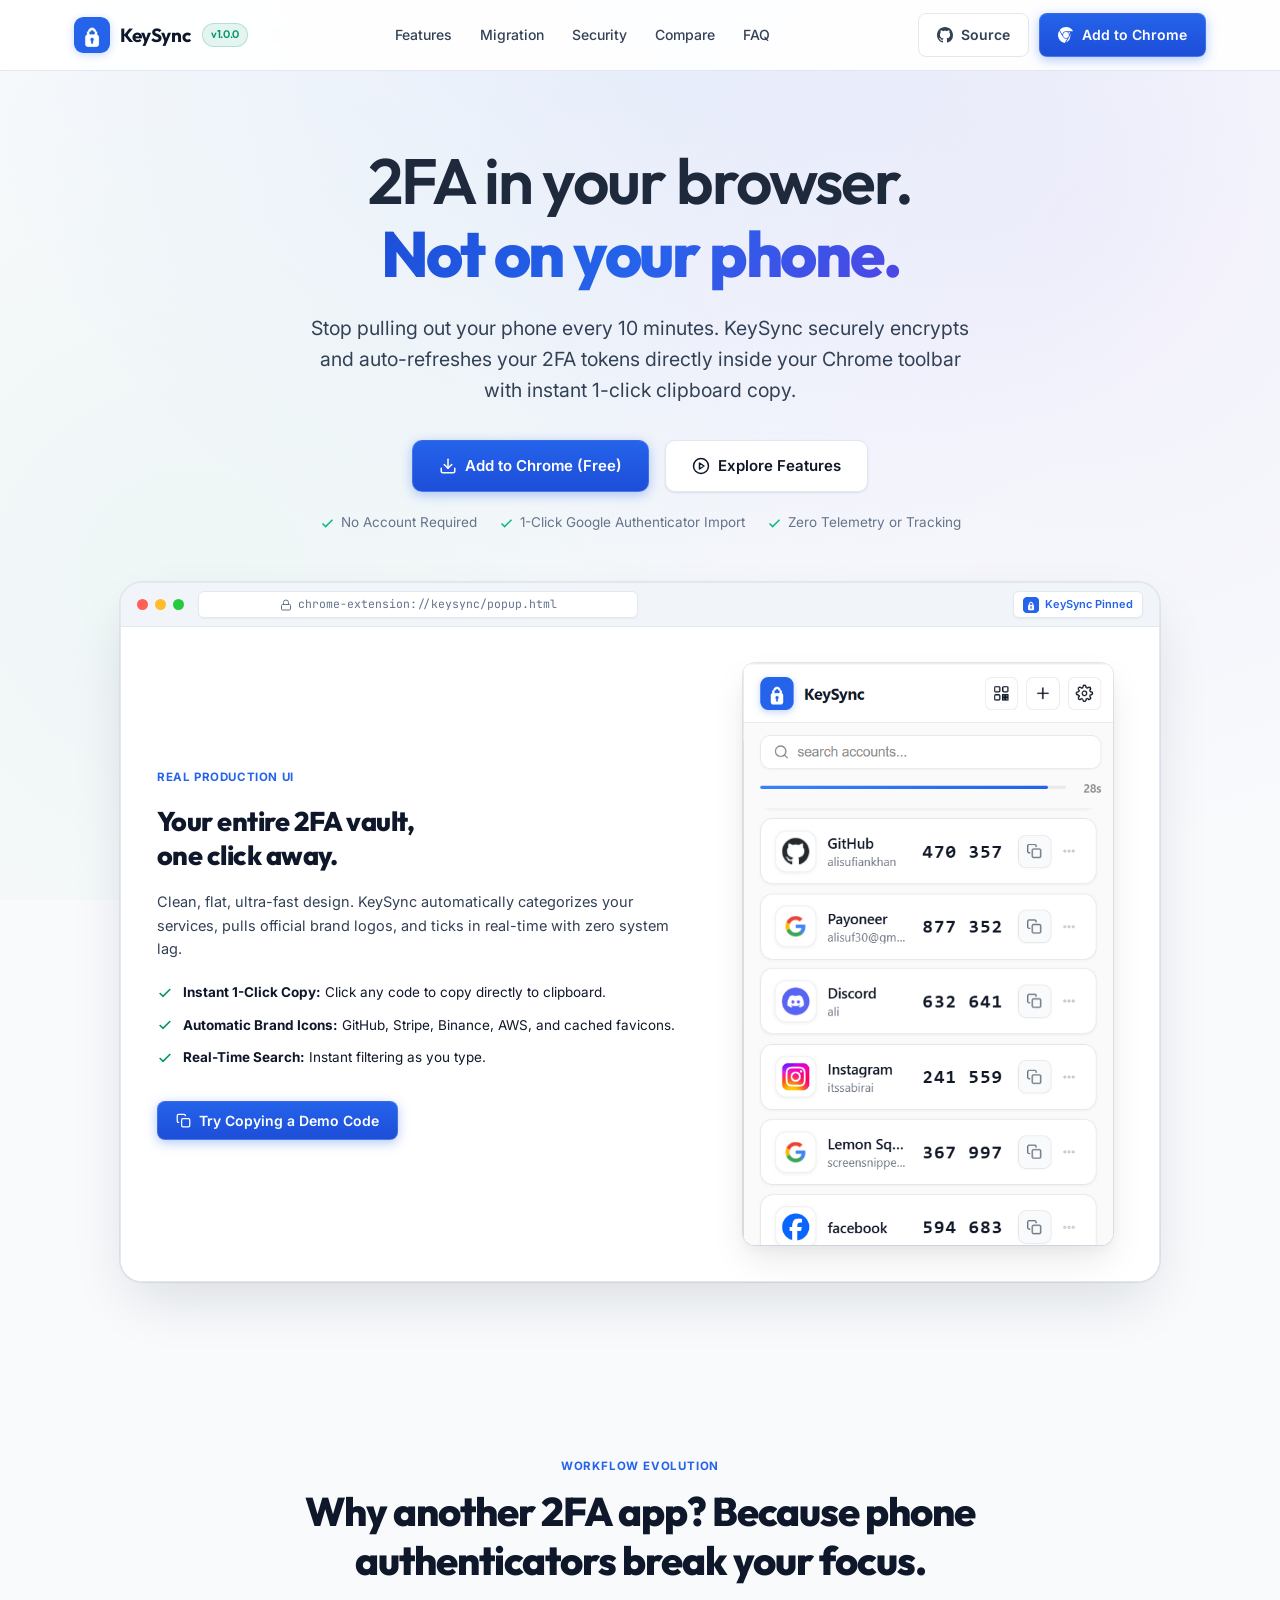
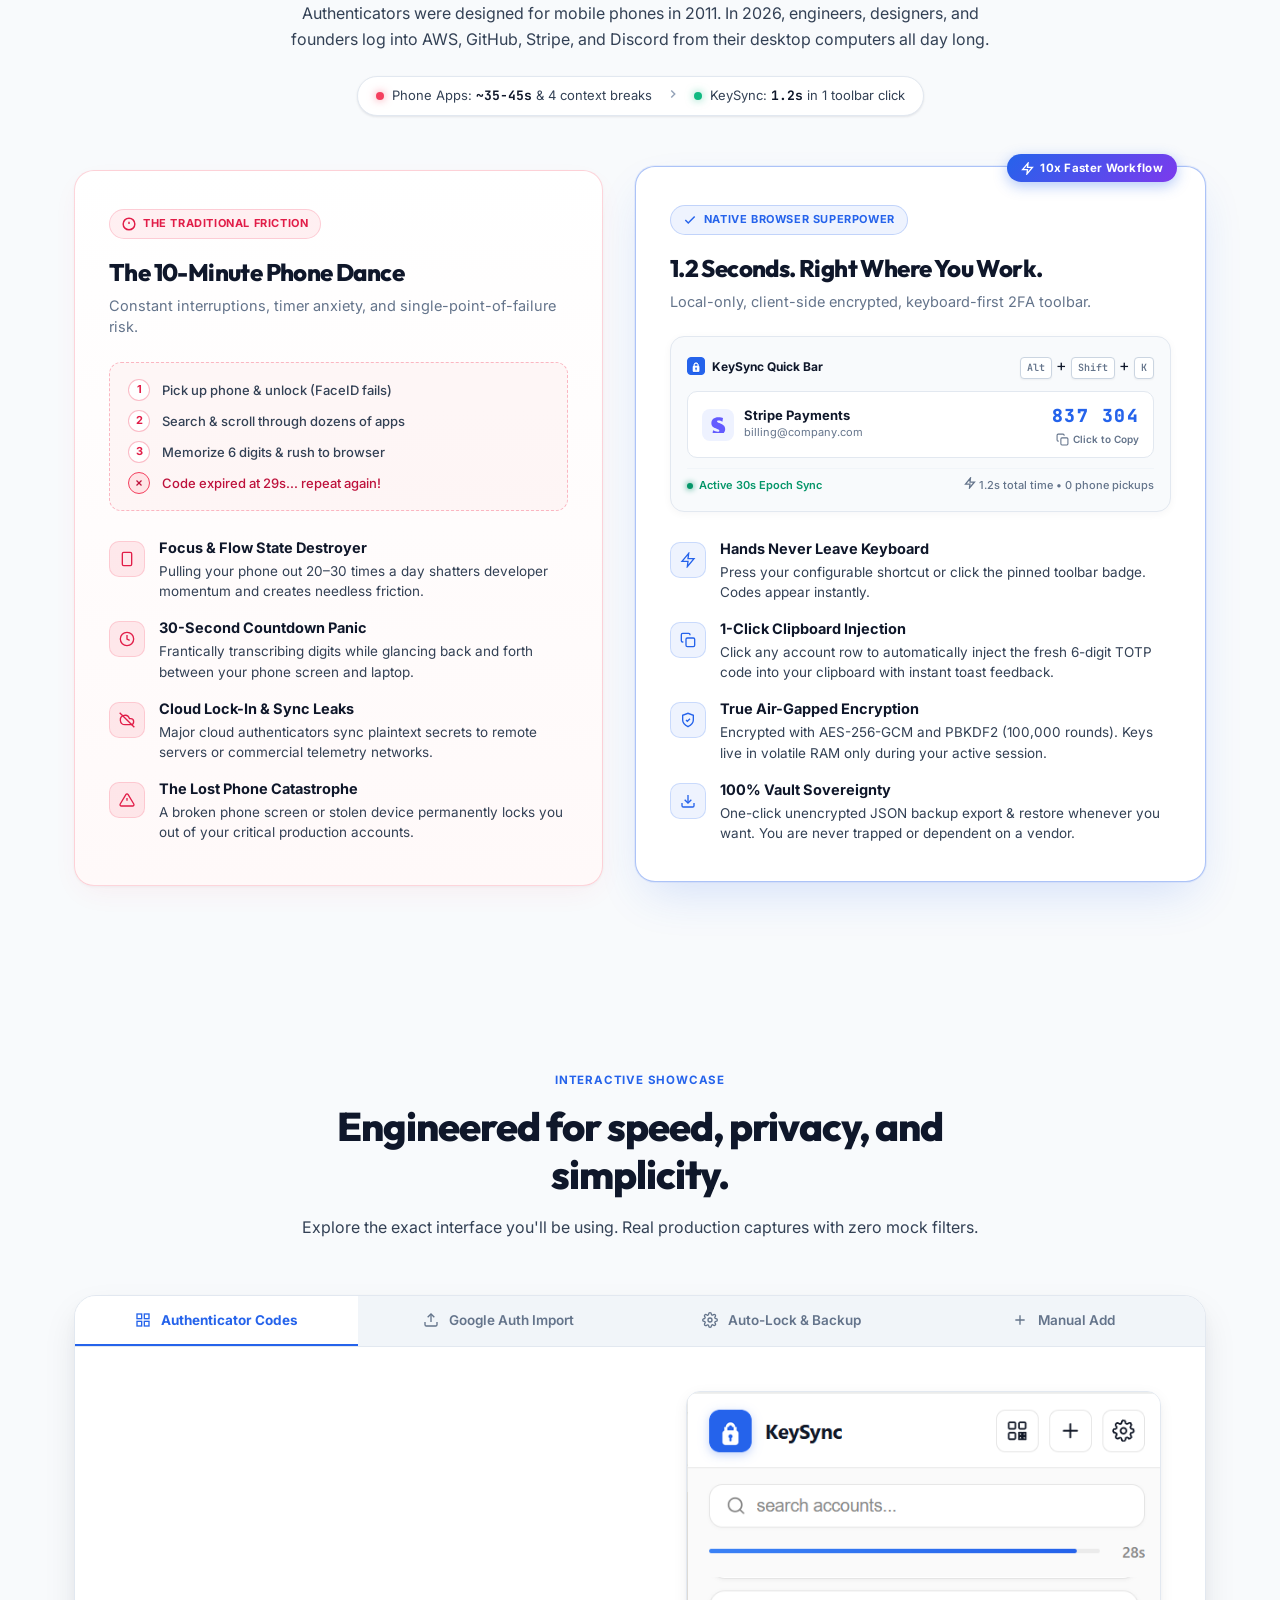
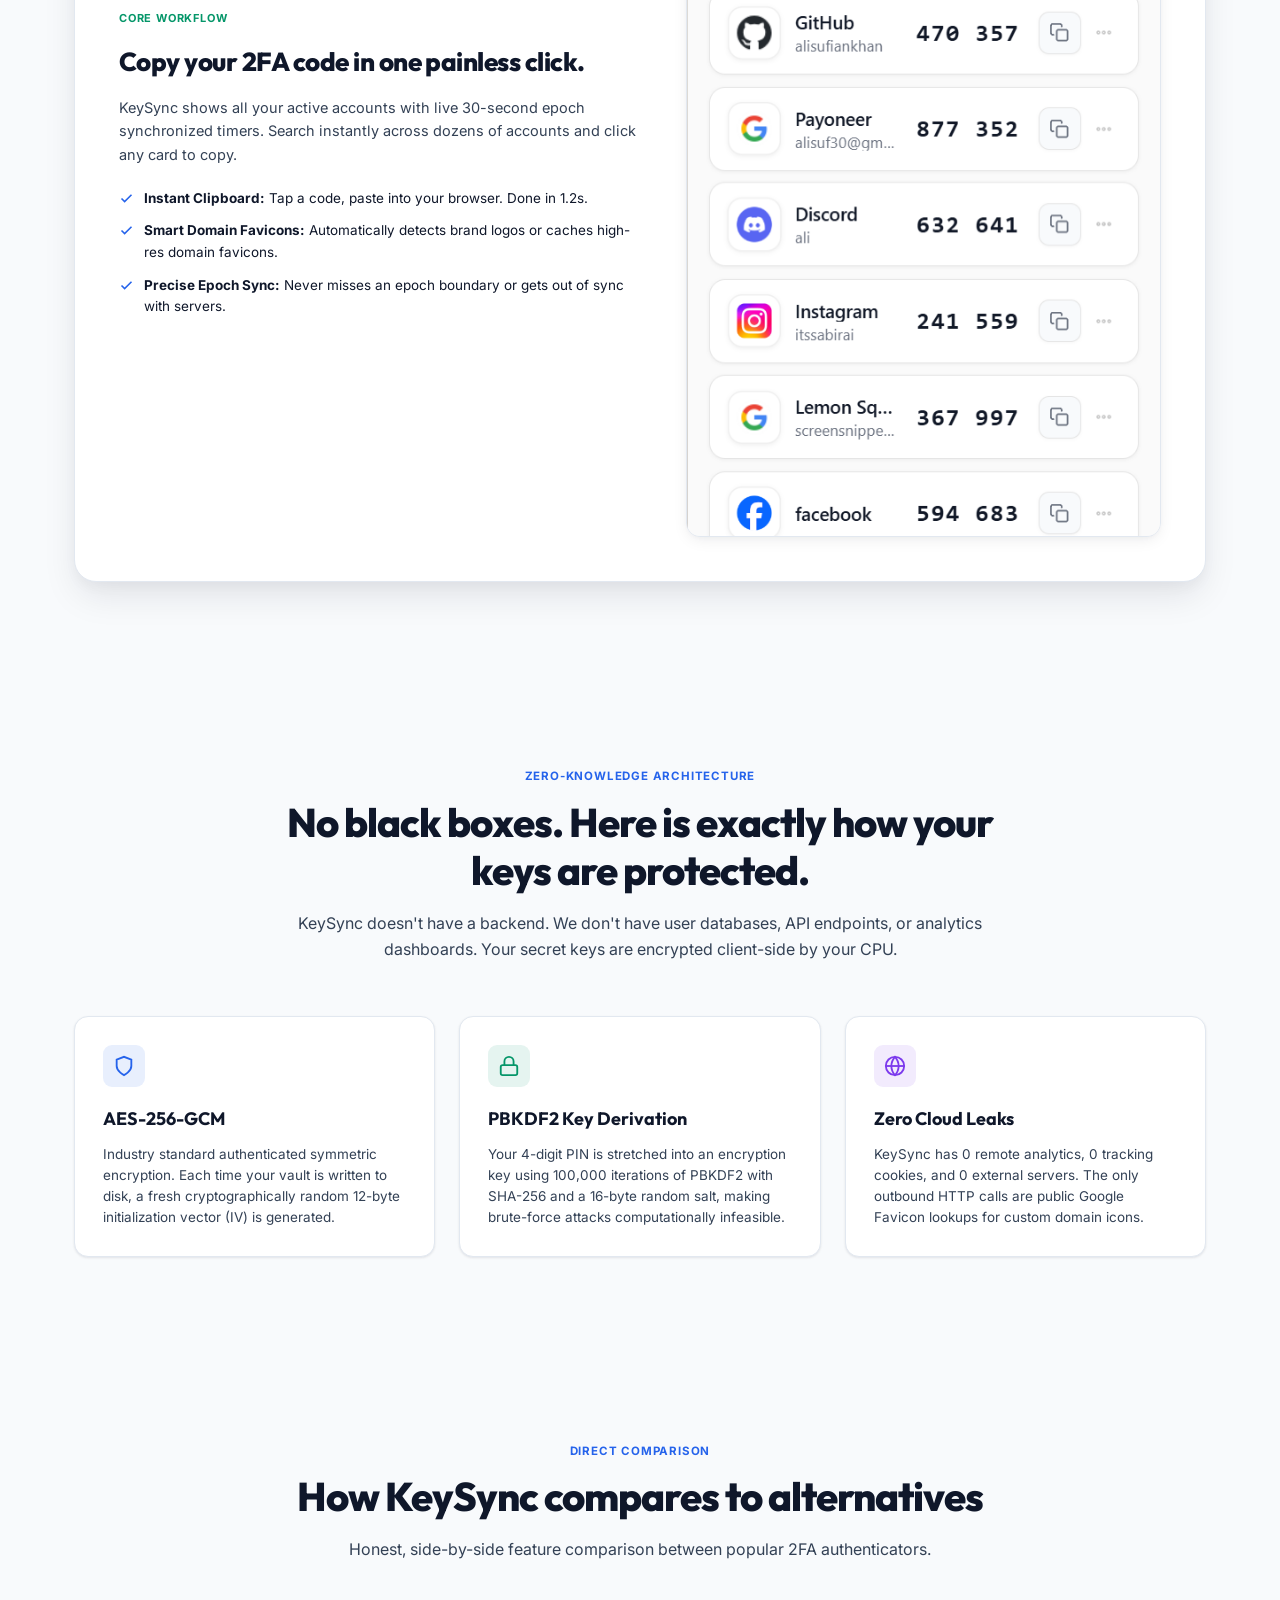
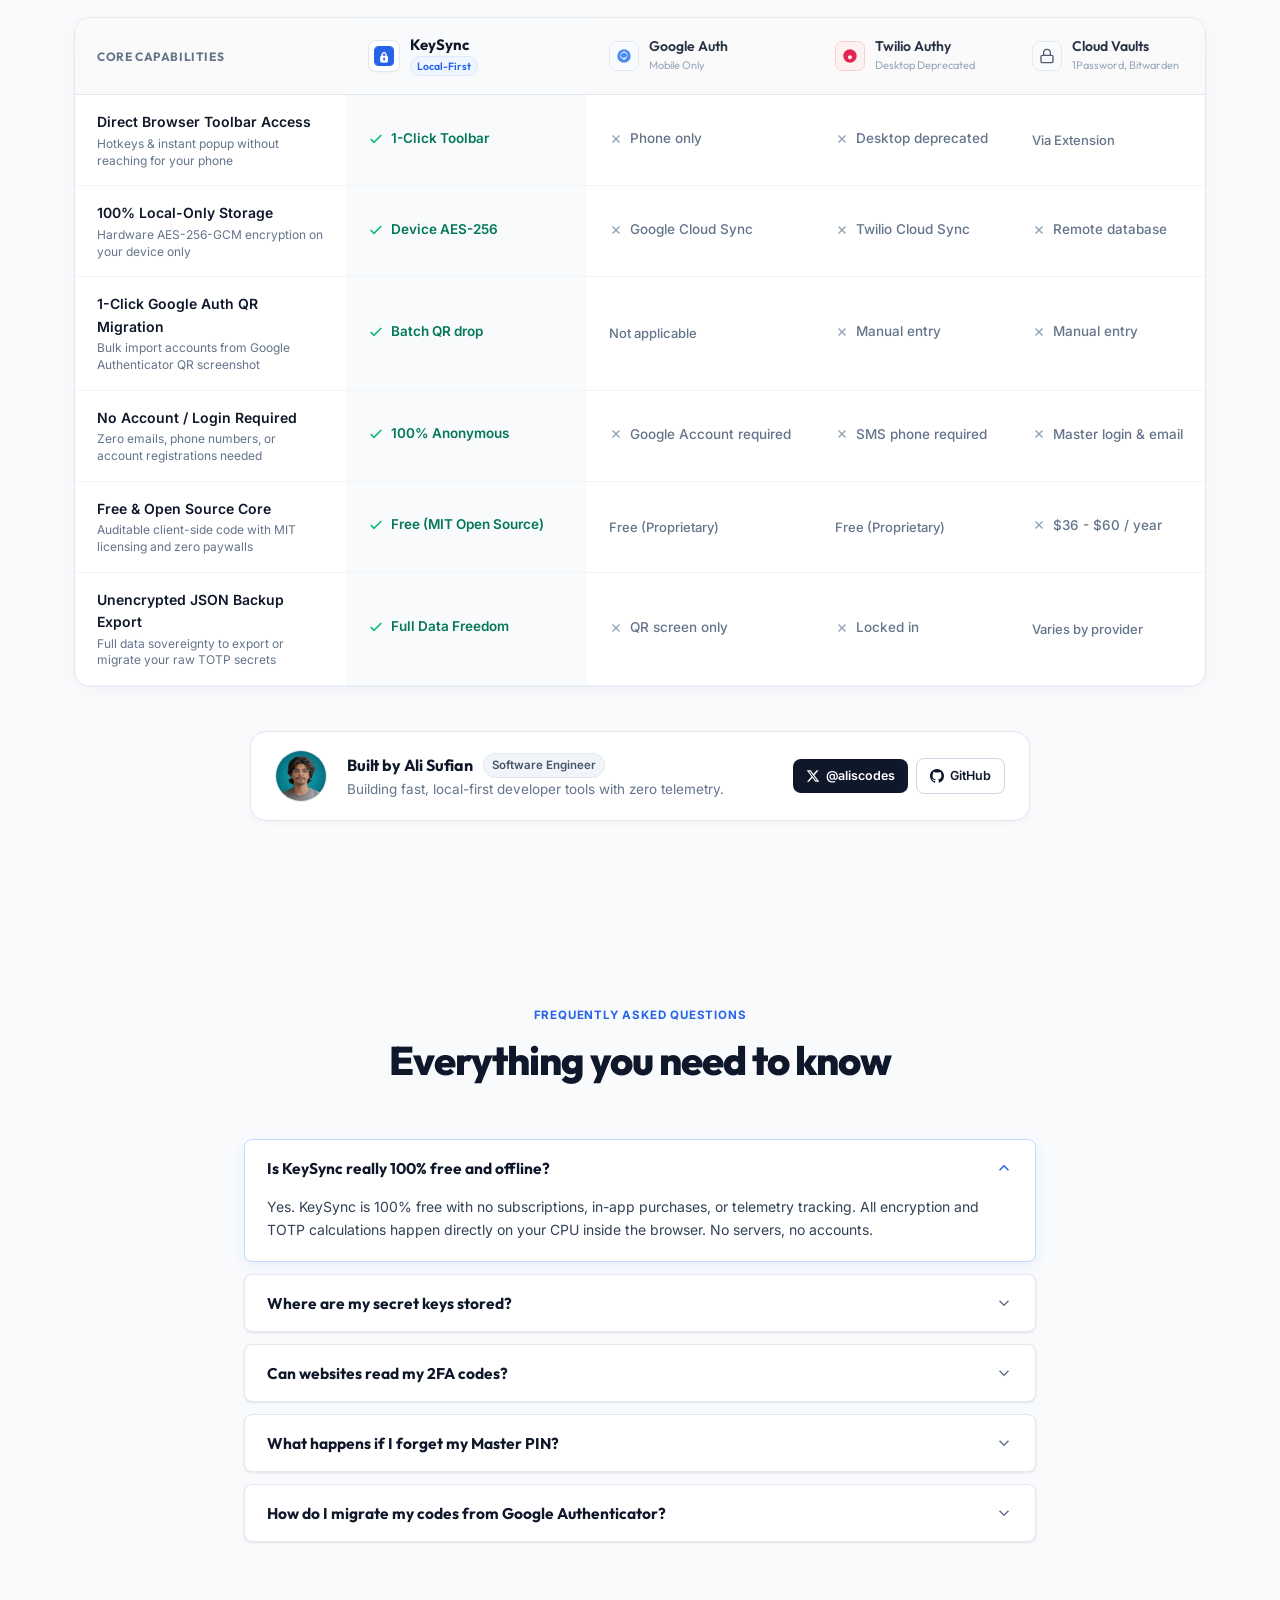
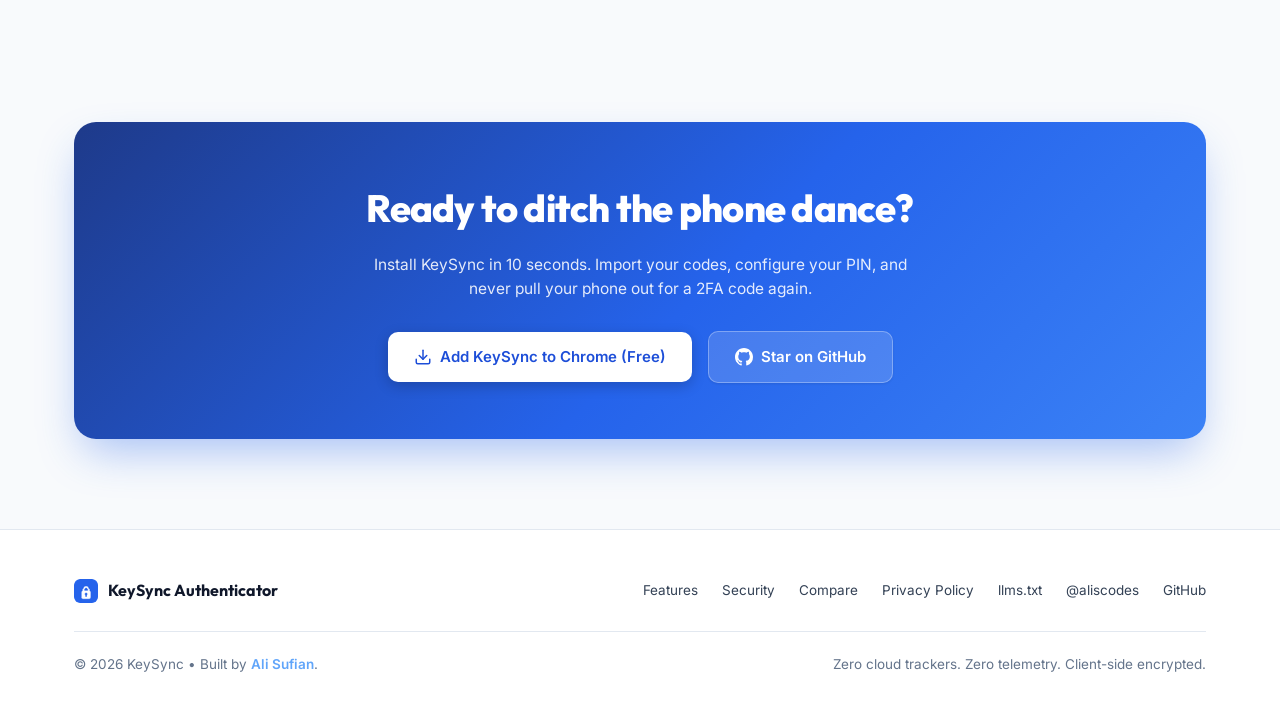
<file: index.html>
<!DOCTYPE html>
<html lang="en">

<head>
  <meta charset="UTF-8">
  <meta name="viewport" content="width=device-width, initial-scale=1.0">
  <meta name="google-site-verification" content="vP-2YoQdqathmwFDDEcqwLd3LDJ2fHlBgIcXuf41_kU" />
  <title>KeySync | Fast, Local-First 2FA Authenticator for Chrome</title>
  <meta name="description"
    content="Secure, local-only 2FA authenticator for Chrome. AES-256-GCM client-side encryption, 1-click copy, and instant Google Authenticator QR migration. Zero cloud sync, zero telemetry.">

  <!-- OpenGraph / Social Meta -->
  <meta property="og:type" content="website">
  <meta property="og:title" content="KeySync | Fast, Local-First 2FA Authenticator">
  <meta property="og:description"
    content="All your 2FA codes right in your browser toolbar. 100% offline-first, encrypted on your device with AES-256-GCM.">
  <meta property="og:image" content="assets/promo-marquee.png">
  <meta name="twitter:card" content="summary_large_image">
  <meta name="twitter:creator" content="@aliscodes">
  <meta name="twitter:title" content="KeySync: 2FA Authenticator">
  <meta name="twitter:description" content="Stop reaching for your phone. Secure local 2FA in your browser.">

  <link rel="icon" type="image/png" sizes="32x32" href="assets/icon-32.png">
  <link rel="icon" type="image/png" sizes="16x16" href="assets/icon-16.png">
  <link rel="apple-touch-icon" sizes="128x128" href="assets/icon-128.png">

  <!-- Google Fonts: Outfit, Plus Jakarta Sans & Inter -->
  <link rel="preconnect" href="https://fonts.googleapis.com">
  <link rel="preconnect" href="https://fonts.gstatic.com" crossorigin>
  <link
    href="https://fonts.googleapis.com/css2?family=Outfit:wght@500;600;700;800&family=Plus+Jakarta+Sans:wght@500;600;700;800&family=Inter:wght@400;500;600;700&family=JetBrains+Mono:wght@400;500;600&display=swap"
    rel="stylesheet">

  <!-- LLM Context & Discovery -->
  <link rel="help" type="text/markdown" href="llms.txt" title="LLM context">

  <link rel="stylesheet" href="style.css">
  
  <!-- Vercel Web Analytics -->
  <script defer src="https://cdn.vercel-insights.com/v1/script.js"></script>
</head>

<body>

  <!-- Floating Copy Toast Demo -->
  <div id="demo-toast" class="demo-toast-pill"
    style="position: fixed; bottom: 28px; left: 50%; transform: translateX(-50%) translateY(40px); opacity: 0; pointer-events: none; transition: all 0.22s ease; z-index: 9999; background: #111827; color: #FFFFFF; border: 1px solid rgba(255,255,255,0.15); padding: 8px 18px; border-radius: 9999px; font-size: 13px; font-weight: 600; display: flex; align-items: center; gap: 8px; box-shadow: 0 10px 25px rgba(0,0,0,0.5);">
    <svg viewBox="0 0 24 24" width="15" height="15" fill="none" stroke="#10B981" stroke-width="2.5"
      stroke-linecap="round" stroke-linejoin="round">
      <polyline points="20 6 9 17 4 12"></polyline>
    </svg>
    <span>Copied 2FA Code to Clipboard!</span>
  </div>

  <style>
    #demo-toast.show {
      transform: translateX(-50%) translateY(0);
      opacity: 1;
    }
  </style>

  <!-- ========================================== -->
  <!-- NAVIGATION BAR                             -->
  <!-- ========================================== -->
  <nav class="site-nav">
    <div class="container nav-inner">
      <a href="#" class="brand-link" aria-label="KeySync Home">
        <div class="brand-icon-wrap">
          <img src="assets/icon-48.png" alt="KeySync Logo">
        </div>
        <span>KeySync</span>
        <span class="brand-version">v1.0.0</span>
      </a>

      <div class="nav-links">
        <a href="#features">Features</a>
        <a href="#how-it-works">Migration</a>
        <a href="#security">Security</a>
        <a href="#comparison">Compare</a>
        <a href="#faq">FAQ</a>
      </div>

      <div class="nav-cta-group">
        <a href="https://github.com/alisufiankhan/KeySync" target="_blank" rel="noopener noreferrer" class="btn btn-outline nav-github-btn"
          title="GitHub Repository">
          <svg viewBox="0 0 24 24" width="16" height="16" fill="currentColor">
            <path
              d="M12 0C5.37 0 0 5.37 0 12c0 5.31 3.435 9.795 8.205 11.385.6.105.825-.255.825-.57 0-.285-.015-1.23-.015-2.235-3.015.555-3.795-.735-4.035-1.41-.135-.345-.72-1.41-1.23-1.695-.42-.225-1.02-.78-.015-.795.945-.015 1.62.87 1.845 1.23 1.08 1.815 2.805 1.305 3.495.99.105-.78.42-1.305.765-1.605-2.67-.3-5.46-1.335-5.46-5.925 0-1.305.465-2.385 1.23-3.225-.12-.3-.54-1.53.12-3.18 0 0 1.005-.315 3.3 1.23.96-.27 1.98-.405 3-.405s2.04.135 3 .405c2.295-1.56 3.3-1.23 3.3-1.23.66 1.65.24 2.88.12 3.18.765.84 1.23 1.905 1.23 3.225 0 4.605-2.805 5.625-5.475 5.925.435.375.81 1.095.81 2.22 0 1.605-.015 2.895-.015 3.3 0 .315.225.69.825.57A12.02 12.02 0 0024 12c0-6.63-5.37-12-12-12z" />
          </svg>
          <span>Source</span>
        </a>
        <a href="https://chromewebstore.google.com/detail/keysync-2fa-authenticator/helahhablbjofnnjkfeelgedplgfbkmj" target="_blank" rel="noopener noreferrer" class="btn btn-primary nav-install-btn">
          <svg viewBox="0 0 24 24" width="16" height="16" fill="currentColor">
            <path d="M12 0C8.21 0 4.831 1.757 2.632 4.501l3.953 6.848A5.454 5.454 0 0 1 12 6.545h10.691A12 12 0 0 0 12 0zM1.931 5.47A11.943 11.943 0 0 0 0 12c0 6.012 4.42 10.991 10.189 11.864l3.953-6.847a5.45 5.45 0 0 1-6.865-2.29zm13.342 2.008a5.454 5.454 0 0 1 2.182 6.522l-5.345 9.257a11.97 11.97 0 0 0 6.473-10.742c0-1.807-.406-3.52-1.128-5.033zM12 7.636a4.364 4.364 0 1 0 0 8.728 4.364 4.364 0 0 0 0-8.728z" />
          </svg>
          <span>Add to Chrome</span>
        </a>
      </div>

      <!-- Mobile Hamburger Button -->
      <button type="button" class="mobile-menu-toggle" id="mobile-menu-toggle" aria-label="Toggle navigation menu" aria-expanded="false">
        <span class="hamburger-bar"></span>
        <span class="hamburger-bar"></span>
        <span class="hamburger-bar"></span>
      </button>
    </div>

    <!-- Mobile Navigation Drawer -->
    <div class="mobile-nav-drawer" id="mobile-nav-drawer">
      <div class="mobile-nav-links">
        <a href="#features" class="mobile-nav-item">
          <svg viewBox="0 0 24 24" width="18" height="18" fill="none" stroke="currentColor" stroke-width="2"><rect x="3" y="3" width="7" height="7"></rect><rect x="14" y="3" width="7" height="7"></rect><rect x="14" y="14" width="7" height="7"></rect><rect x="3" y="14" width="7" height="7"></rect></svg>
          <span>Interactive Showcase</span>
        </a>
        <a href="#how-it-works" class="mobile-nav-item">
          <svg viewBox="0 0 24 24" width="18" height="18" fill="none" stroke="currentColor" stroke-width="2"><path d="M21 15v4a2 2 0 0 1-2 2H5a2 2 0 0 1-2-2v-4"></path><polyline points="17 8 12 3 7 8"></polyline><line x1="12" y1="3" x2="12" y2="15"></line></svg>
          <span>Google Auth Migration</span>
        </a>
        <a href="#security" class="mobile-nav-item">
          <svg viewBox="0 0 24 24" width="18" height="18" fill="none" stroke="currentColor" stroke-width="2"><rect x="3" y="11" width="18" height="11" rx="2" ry="2"></rect><path d="M7 11V7a5 5 0 0 1 10 0v4"></path></svg>
          <span>Security Architecture</span>
        </a>
        <a href="#comparison" class="mobile-nav-item">
          <svg viewBox="0 0 24 24" width="18" height="18" fill="none" stroke="currentColor" stroke-width="2"><line x1="18" y1="20" x2="18" y2="10"></line><line x1="12" y1="20" x2="12" y2="4"></line><line x1="6" y1="20" x2="6" y2="14"></line></svg>
          <span>Direct Comparison</span>
        </a>
        <a href="#faq" class="mobile-nav-item">
          <svg viewBox="0 0 24 24" width="18" height="18" fill="none" stroke="currentColor" stroke-width="2"><circle cx="12" cy="12" r="10"></circle><path d="M9.09 9a3 3 0 0 1 5.83 1c0 2-3 3-3 3"></path><line x1="12" y1="17" x2="12.01" y2="17"></line></svg>
          <span>FAQ</span>
        </a>
      </div>
      <div class="mobile-nav-actions">
        <a href="https://chromewebstore.google.com/detail/keysync-2fa-authenticator/helahhablbjofnnjkfeelgedplgfbkmj" target="_blank" rel="noopener noreferrer" class="btn btn-primary btn-block mobile-drawer-cta">
          <svg viewBox="0 0 24 24" width="16" height="16" fill="currentColor">
            <path d="M12 0C8.21 0 4.831 1.757 2.632 4.501l3.953 6.848A5.454 5.454 0 0 1 12 6.545h10.691A12 12 0 0 0 12 0zM1.931 5.47A11.943 11.943 0 0 0 0 12c0 6.012 4.42 10.991 10.189 11.864l3.953-6.847a5.45 5.45 0 0 1-6.865-2.29zm13.342 2.008a5.454 5.454 0 0 1 2.182 6.522l-5.345 9.257a11.97 11.97 0 0 0 6.473-10.742c0-1.807-.406-3.52-1.128-5.033zM12 7.636a4.364 4.364 0 1 0 0 8.728 4.364 4.364 0 0 0 0-8.728z" />
          </svg>
          <span>Add to Chrome (Free)</span>
        </a>
        <a href="https://github.com/alisufiankhan/KeySync" target="_blank" rel="noopener noreferrer" class="btn btn-secondary btn-block mobile-drawer-cta">
          <svg viewBox="0 0 24 24" width="16" height="16" fill="currentColor">
            <path
              d="M12 0C5.37 0 0 5.37 0 12c0 5.31 3.435 9.795 8.205 11.385.6.105.825-.255.825-.57 0-.285-.015-1.23-.015-2.235-3.015.555-3.795-.735-4.035-1.41-.135-.345-.72-1.41-1.23-1.695-.42-.225-1.02-.78-.015-.795.945-.015 1.62.87 1.845 1.23 1.08 1.815 2.805 1.305 3.495.99.105-.78.42-1.305.765-1.605-2.67-.3-5.46-1.335-5.46-5.925 0-1.305.465-2.385 1.23-3.225-.12-.3-.54-1.53.12-3.18 0 0 1.005-.315 3.3 1.23.96-.27 1.98-.405 3-.405s2.04.135 3 .405c2.295-1.56 3.3-1.23 3.3-1.23.66 1.65.24 2.88.12 3.18.765.84 1.23 1.905 1.23 3.225 0 4.605-2.805 5.625-5.475 5.925.435.375.81 1.095.81 2.22 0 1.605-.015 2.895-.015 3.3 0 .315.225.69.825.57A12.02 12.02 0 0024 12c0-6.63-5.37-12-12-12z" />
          </svg>
          <span>Star on GitHub</span>
        </a>
      </div>
    </div>
  </nav>

  <!-- ========================================== -->
  <!-- HERO SECTION                               -->
  <!-- ========================================== -->
  <header class="hero-section">
    <div class="container">
      <h1 class="hero-title">
        <span class="hero-title-light">2FA in your browser.</span>
        <span class="hero-title-bold blue-emphasis">Not on your phone.</span>
      </h1>

      <p class="hero-subtitle">
        Stop pulling out your phone every 10 minutes. KeySync securely encrypts and auto-refreshes your 2FA tokens
        directly inside your Chrome toolbar with instant 1-click clipboard copy.
      </p>

      <div class="hero-cta-wrapper" id="install">
        <a href="https://chromewebstore.google.com/detail/keysync-2fa-authenticator/helahhablbjofnnjkfeelgedplgfbkmj" target="_blank" rel="noopener noreferrer"
          class="btn btn-primary btn-lg">
          <svg viewBox="0 0 24 24" width="18" height="18" fill="none" stroke="currentColor" stroke-width="2"
            stroke-linecap="round" stroke-linejoin="round">
            <path d="M21 15v4a2 2 0 0 1-2 2H5a2 2 0 0 1-2-2v-4"></path>
            <polyline points="7 10 12 15 17 10"></polyline>
            <line x1="12" y1="15" x2="12" y2="3"></line>
          </svg>
          <span>Add to Chrome (Free)</span>
        </a>
        <a href="#features" class="btn btn-secondary btn-lg">
          <svg viewBox="0 0 24 24" width="18" height="18" fill="none" stroke="currentColor" stroke-width="2"
            stroke-linecap="round" stroke-linejoin="round">
            <circle cx="12" cy="12" r="10"></circle>
            <polygon points="10 8 16 12 10 16 10 8"></polygon>
          </svg>
          <span>Explore Features</span>
        </a>
      </div>

      <div class="hero-guarantee">
        <span><svg viewBox="0 0 24 24" width="15" height="15" fill="none" stroke="#10B981" stroke-width="2.5">
            <polyline points="20 6 9 17 4 12"></polyline>
          </svg> No Account Required</span>
        <span><svg viewBox="0 0 24 24" width="15" height="15" fill="none" stroke="#10B981" stroke-width="2.5">
            <polyline points="20 6 9 17 4 12"></polyline>
          </svg> 1-Click Google Authenticator Import</span>
        <span><svg viewBox="0 0 24 24" width="15" height="15" fill="none" stroke="#10B981" stroke-width="2.5">
            <polyline points="20 6 9 17 4 12"></polyline>
          </svg> Zero Telemetry or Tracking</span>
      </div>

      <!-- Real Browser Showcase Window Frame -->
      <div class="hero-showcase">
        <div class="showcase-glow"></div>
        <div class="showcase-window">
          <!-- Browser Top Window Bar -->
          <div class="window-header">
            <div class="window-dots">
              <span class="window-dot dot-red"></span>
              <span class="window-dot dot-yellow"></span>
              <span class="window-dot dot-green"></span>
            </div>
            <div class="window-address">
              <svg viewBox="0 0 24 24" width="12" height="12" fill="none" stroke="currentColor" stroke-width="2">
                <rect x="3" y="11" width="18" height="11" rx="2" ry="2"></rect>
                <path d="M7 11V7a5 5 0 0 1 10 0v4"></path>
              </svg>
              <span>chrome-extension://keysync/popup.html</span>
            </div>
            <div class="window-toolbar-icons">
              <div class="extension-pin-badge">
                <img src="assets/icon-32.png" alt="KeySync">
                <span>KeySync Pinned</span>
              </div>
            </div>
          </div>

          <!-- Showcase Body -->
          <div class="showcase-body">
            <div class="showcase-narrative">
              <span class="narrative-tag">Real Production UI</span>
              <h2 class="narrative-headline">Your entire 2FA vault,<br>one click away.</h2>
              <p class="narrative-desc">
                Clean, flat, ultra-fast design. KeySync automatically categorizes your services, pulls official brand
                logos, and ticks in real-time with zero system lag.
              </p>
              <div class="narrative-features">
                <div class="narrative-item">
                  <svg viewBox="0 0 24 24" width="16" height="16" fill="none" stroke="currentColor" stroke-width="2.5">
                    <polyline points="20 6 9 17 4 12"></polyline>
                  </svg>
                  <span><strong>Instant 1-Click Copy:</strong> Click any code to copy directly to clipboard.</span>
                </div>
                <div class="narrative-item">
                  <svg viewBox="0 0 24 24" width="16" height="16" fill="none" stroke="currentColor" stroke-width="2.5">
                    <polyline points="20 6 9 17 4 12"></polyline>
                  </svg>
                  <span><strong>Automatic Brand Icons:</strong> GitHub, Stripe, Binance, AWS, and cached
                    favicons.</span>
                </div>
                <div class="narrative-item">
                  <svg viewBox="0 0 24 24" width="16" height="16" fill="none" stroke="currentColor" stroke-width="2.5">
                    <polyline points="20 6 9 17 4 12"></polyline>
                  </svg>
                  <span><strong>Real-Time Search:</strong> Instant filtering as you type.</span>
                </div>
              </div>
              <div style="margin-top: 14px;">
                <button type="button" class="btn btn-primary demo-copy-trigger" data-code="601 065">
                  <svg viewBox="0 0 24 24" width="15" height="15" fill="none" stroke="currentColor" stroke-width="2">
                    <rect x="9" y="9" width="13" height="13" rx="2" ry="2"></rect>
                    <path d="M5 15H4a2 2 0 0 1-2-2V4a2 2 0 0 1 2-2h9a2 2 0 0 1 2 2v1"></path>
                  </svg>
                  <span>Try Copying a Demo Code</span>
                </button>
              </div>
            </div>

            <!-- Actual Extension Screenshot -->
            <div class="mockup-extension-card">
              <img src="assets/sc-main.png" alt="KeySync Real Extension View with TOTP codes" width="370">
            </div>
          </div>
        </div>
      </div>
    </div>
  </header>

  <!-- ========================================== -->
  <!-- PROBLEM VS SOLUTION (THE 2FA DILEMMA)        -->
  <!-- ========================================== -->
  <section class="section" id="comparison">
    <div class="container">
      <div class="section-header">
        <span class="section-tag">Workflow Evolution</span>
        <h2 class="section-title">Why another 2FA app? Because phone authenticators break your focus.</h2>
        <p class="section-desc">
          Authenticators were designed for mobile phones in 2011. In 2026, engineers, designers, and founders log into
          AWS, GitHub, Stripe, and Discord from their desktop computers all day long.
        </p>

        <!-- Speed & Friction Metric Pills -->
        <div class="comparison-speed-pill-wrap">
          <div class="speed-pill speed-pill-bad">
            <span class="speed-dot dot-bad"></span>
            <span>Phone Apps: <strong>~35-45s</strong> &amp; 4 context breaks</span>
          </div>
          <div class="speed-arrow">
            <svg viewBox="0 0 24 24" width="14" height="14" fill="none" stroke="currentColor" stroke-width="2.5"><polyline points="9 18 15 12 9 6"></polyline></svg>
          </div>
          <div class="speed-pill speed-pill-good">
            <span class="speed-dot dot-good"></span>
            <span>KeySync: <strong>1.2s</strong> in 1 toolbar click</span>
          </div>
        </div>
      </div>

      <div class="comparison-grid">
        <!-- The Bad Old Way -->
        <div class="comparison-card bad">
          <div class="card-status-badge badge-warning">
            <svg viewBox="0 0 24 24" width="14" height="14" fill="none" stroke="currentColor" stroke-width="2.5">
              <circle cx="12" cy="12" r="10"></circle>
              <line x1="12" y1="8" x2="12" y2="12"></line>
              <line x1="12" y1="16" x2="12.01" y2="16"></line>
            </svg>
            <span>The Traditional Friction</span>
          </div>

          <h3 class="comparison-heading">The 10-Minute Phone Dance</h3>
          <p class="comparison-card-subtitle">Constant interruptions, timer anxiety, and single-point-of-failure risk.
          </p>

          <!-- Interactive Visual Timeline -->
          <div class="friction-timeline">
            <div class="timeline-step">
              <span class="step-num">1</span>
              <span class="step-text">Pick up phone &amp; unlock (FaceID fails)</span>
            </div>
            <div class="timeline-step">
              <span class="step-num">2</span>
              <span class="step-text">Search &amp; scroll through dozens of apps</span>
            </div>
            <div class="timeline-step">
              <span class="step-num">3</span>
              <span class="step-text">Memorize 6 digits &amp; rush to browser</span>
            </div>
            <div class="timeline-step step-expired">
              <span class="step-num">
                <svg viewBox="0 0 24 24" width="10" height="10" fill="none" stroke="currentColor" stroke-width="3"><line x1="18" y1="6" x2="6" y2="18"></line><line x1="6" y1="6" x2="18" y2="18"></line></svg>
              </span>
              <span class="step-text">Code expired at 29s... repeat again!</span>
            </div>
          </div>

          <div class="comparison-feature-list">
            <div class="comparison-feature-item">
              <div class="feature-icon-box icon-box-bad">
                <svg viewBox="0 0 24 24" width="16" height="16" fill="none" stroke="currentColor" stroke-width="2">
                  <rect x="5" y="2" width="14" height="20" rx="2" ry="2"></rect>
                  <line x1="12" y1="18" x2="12.01" y2="18"></line>
                </svg>
              </div>
              <div>
                <div class="feature-item-title">Focus &amp; Flow State Destroyer</div>
                <p class="feature-item-desc">Pulling your phone out 20–30 times a day shatters developer momentum and
                  creates needless friction.</p>
              </div>
            </div>

            <div class="comparison-feature-item">
              <div class="feature-icon-box icon-box-bad">
                <svg viewBox="0 0 24 24" width="16" height="16" fill="none" stroke="currentColor" stroke-width="2">
                  <circle cx="12" cy="12" r="10"></circle>
                  <polyline points="12 6 12 12 16 14"></polyline>
                </svg>
              </div>
              <div>
                <div class="feature-item-title">30-Second Countdown Panic</div>
                <p class="feature-item-desc">Frantically transcribing digits while glancing back and forth between your
                  phone screen and laptop.</p>
              </div>
            </div>

            <div class="comparison-feature-item">
              <div class="feature-icon-box icon-box-bad">
                <svg viewBox="0 0 24 24" width="16" height="16" fill="none" stroke="currentColor" stroke-width="2">
                  <path d="M17.5 19H9a7 7 0 1 1 6.71-9h1.79a4.5 4.5 0 1 1 0 9Z"></path>
                  <line x1="1" y1="1" x2="23" y2="23"></line>
                </svg>
              </div>
              <div>
                <div class="feature-item-title">Cloud Lock-In &amp; Sync Leaks</div>
                <p class="feature-item-desc">Major cloud authenticators sync plaintext secrets to remote servers or
                  commercial telemetry networks.</p>
              </div>
            </div>

            <div class="comparison-feature-item">
              <div class="feature-icon-box icon-box-bad">
                <svg viewBox="0 0 24 24" width="16" height="16" fill="none" stroke="currentColor" stroke-width="2">
                  <path d="M10.29 3.86L1.82 18a2 2 0 0 0 1.71 3h16.94a2 2 0 0 0 1.71-3L13.71 3.86a2 2 0 0 0-3.42 0z">
                  </path>
                  <line x1="12" y1="9" x2="12" y2="13"></line>
                  <line x1="12" y1="17" x2="12.01" y2="17"></line>
                </svg>
              </div>
              <div>
                <div class="feature-item-title">The Lost Phone Catastrophe</div>
                <p class="feature-item-desc">A broken phone screen or stolen device permanently locks you out of your
                  critical production accounts.</p>
              </div>
            </div>
          </div>
        </div>

        <!-- The KeySync Way -->
        <div class="comparison-card good">
          <div class="floating-highlight-badge">
            <svg viewBox="0 0 24 24" width="13" height="13" fill="none" stroke="currentColor" stroke-width="2.5"><polygon points="13 2 3 14 12 14 11 22 21 10 12 10 13 2"></polygon></svg>
            <span>10x Faster Workflow</span>
          </div>

          <div class="card-status-badge badge-success">
            <svg viewBox="0 0 24 24" width="14" height="14" fill="none" stroke="currentColor" stroke-width="2.5">
              <polyline points="20 6 9 17 4 12"></polyline>
            </svg>
            <span>Native Browser Superpower</span>
          </div>

          <h3 class="comparison-heading">1.2 Seconds. Right Where You Work.</h3>
          <p class="comparison-card-subtitle">Local-only, client-side encrypted, keyboard-first 2FA toolbar.</p>

          <!-- Interactive Live Preview Widget Inside the Card -->
          <div class="keysync-live-preview-box">
            <div class="live-preview-header">
              <div class="live-preview-brand">
                <img src="assets/icon-32.png" width="18" height="18" alt="KeySync">
                <span>KeySync Quick Bar</span>
              </div>
              <span class="live-shortcut-tag"><kbd>Alt</kbd> + <kbd>Shift</kbd> + <kbd>K</kbd></span>
            </div>

            <div class="live-token-interactive demo-copy-trigger" data-code="837 304"
              title="Click to copy live demo code">
              <div class="live-token-info">
                <div class="live-token-logo">
                  <svg viewBox="0 0 24 24" width="16" height="16" fill="#635BFF">
                    <path
                      d="M13.976 9.15c-2.172-.806-3.356-1.426-3.356-2.409 0-.831.683-1.305 1.901-1.305 2.227 0 4.515.858 6.09 1.631l.89-5.494C18.252.975 15.697.5 12.522.5 6.046.5 2.05 3.864 2.05 9.429c0 5.484 4.57 6.942 8.784 8.528 2.378.89 3.197 1.574 3.197 2.535 0 .973-.852 1.517-2.298 1.517-2.316 0-5.163-1.077-7.142-2.164l-.941 5.568c2.083 1.055 5.12 1.637 8.358 1.637 6.643 0 10.748-3.155 10.748-8.899 0-5.385-4.408-7.072-8.78-8.999z" />
                  </svg>
                </div>
                <div>
                  <div class="live-token-service">Stripe Payments</div>
                  <div class="live-token-account">billing@company.com</div>
                </div>
              </div>
              <div class="live-token-code-wrap">
                <span class="live-totp-digits" id="comparison-stripe-code">837 304</span>
                <span class="live-copy-action">
                  <svg viewBox="0 0 24 24" width="13" height="13" fill="none" stroke="currentColor" stroke-width="2">
                    <rect x="9" y="9" width="13" height="13" rx="2" ry="2"></rect>
                    <path d="M5 15H4a2 2 0 0 1-2-2V4a2 2 0 0 1 2-2h9a2 2 0 0 1 2 2v1"></path>
                  </svg>
                  <span>Click to Copy</span>
                </span>
              </div>
            </div>

            <div class="live-preview-footer">
              <div class="live-sync-indicator">
                <span class="live-pulse-dot"></span>
                <span>Active 30s Epoch Sync</span>
              </div>
              <span class="live-benchmark-text">
                <svg viewBox="0 0 24 24" width="12" height="12" fill="none" stroke="currentColor" stroke-width="2.5"><polygon points="13 2 3 14 12 14 11 22 21 10 12 10 13 2"></polygon></svg>
                <span>1.2s total time • 0 phone pickups</span>
              </span>
            </div>
          </div>

          <div class="comparison-feature-list">
            <div class="comparison-feature-item">
              <div class="feature-icon-box icon-box-good">
                <svg viewBox="0 0 24 24" width="16" height="16" fill="none" stroke="currentColor" stroke-width="2">
                  <polygon points="13 2 3 14 12 14 11 22 21 10 12 10 13 2"></polygon>
                </svg>
              </div>
              <div>
                <div class="feature-item-title">Hands Never Leave Keyboard</div>
                <p class="feature-item-desc">Press your configurable shortcut or click the pinned toolbar badge. Codes
                  appear instantly.</p>
              </div>
            </div>

            <div class="comparison-feature-item">
              <div class="feature-icon-box icon-box-good">
                <svg viewBox="0 0 24 24" width="16" height="16" fill="none" stroke="currentColor" stroke-width="2">
                  <rect x="9" y="9" width="13" height="13" rx="2" ry="2"></rect>
                  <path d="M5 15H4a2 2 0 0 1-2-2V4a2 2 0 0 1 2-2h9a2 2 0 0 1 2 2v1"></path>
                </svg>
              </div>
              <div>
                <div class="feature-item-title">1-Click Clipboard Injection</div>
                <p class="feature-item-desc">Click any account row to automatically inject the fresh 6-digit TOTP code
                  into your clipboard with instant toast feedback.</p>
              </div>
            </div>

            <div class="comparison-feature-item">
              <div class="feature-icon-box icon-box-good">
                <svg viewBox="0 0 24 24" width="16" height="16" fill="none" stroke="currentColor" stroke-width="2">
                  <path d="M12 22s8-4 8-10V5l-8-3-8 3v7c0 6 8 10 8 10z"></path>
                  <polyline points="9 12 11 14 15 10"></polyline>
                </svg>
              </div>
              <div>
                <div class="feature-item-title">True Air-Gapped Encryption</div>
                <p class="feature-item-desc">Encrypted with AES-256-GCM and PBKDF2 (100,000 rounds). Keys live in
                  volatile RAM only during your active session.</p>
              </div>
            </div>

            <div class="comparison-feature-item">
              <div class="feature-icon-box icon-box-good">
                <svg viewBox="0 0 24 24" width="16" height="16" fill="none" stroke="currentColor" stroke-width="2">
                  <path d="M21 15v4a2 2 0 0 1-2 2H5a2 2 0 0 1-2-2v-4"></path>
                  <polyline points="7 10 12 15 17 10"></polyline>
                  <line x1="12" y1="15" x2="12" y2="3"></line>
                </svg>
              </div>
              <div>
                <div class="feature-item-title">100% Vault Sovereignty</div>
                <p class="feature-item-desc">One-click unencrypted JSON backup export &amp; restore whenever you want.
                  You are never trapped or dependent on a vendor.</p>
              </div>
            </div>
          </div>
        </div>
      </div>
    </div>
  </section>

  <!-- ========================================== -->
  <!-- REAL SCREENSHOT WALKTHROUGH TABS           -->
  <!-- ========================================== -->
  <section class="section" id="features">
    <div class="container">
      <div class="section-header">
        <span class="section-tag">Interactive Showcase</span>
        <h2 class="section-title">Engineered for speed, privacy, and simplicity.</h2>
        <p class="section-desc">
          Explore the exact interface you'll be using. Real production captures with zero mock filters.
        </p>
      </div>

      <div class="features-container">
        <!-- Tab Navigation -->
        <div class="feature-tabs-nav" role="tablist">
          <button type="button" class="feature-tab-btn active" data-tab="tab-main" role="tab" aria-selected="true">
            <svg viewBox="0 0 24 24" width="16" height="16" fill="none" stroke="currentColor" stroke-width="2">
              <rect x="3" y="3" width="7" height="7"></rect>
              <rect x="14" y="3" width="7" height="7"></rect>
              <rect x="14" y="14" width="7" height="7"></rect>
              <rect x="3" y="14" width="7" height="7"></rect>
            </svg>
            <span>Authenticator Codes</span>
          </button>
          <button type="button" class="feature-tab-btn" data-tab="tab-import" role="tab" aria-selected="false">
            <svg viewBox="0 0 24 24" width="16" height="16" fill="none" stroke="currentColor" stroke-width="2">
              <path d="M21 15v4a2 2 0 0 1-2 2H5a2 2 0 0 1-2-2v-4"></path>
              <polyline points="17 8 12 3 7 8"></polyline>
              <line x1="12" y1="3" x2="12" y2="15"></line>
            </svg>
            <span>Google Auth Import</span>
          </button>
          <button type="button" class="feature-tab-btn" data-tab="tab-settings" role="tab" aria-selected="false">
            <svg viewBox="0 0 24 24" width="16" height="16" fill="none" stroke="currentColor" stroke-width="2">
              <circle cx="12" cy="12" r="3"></circle>
              <path
                d="M19.4 15a1.65 1.65 0 0 0 .33 1.82l.06.06a2 2 0 0 1 0 2.83 2 2 0 0 1-2.83 0l-.06-.06a1.65 1.65 0 0 0-1.82-.33 1.65 1.65 0 0 0-1 1.51V21a2 2 0 0 1-2 2 2 2 0 0 1-2-2v-.09A1.65 1.65 0 0 0 9 19.4a1.65 1.65 0 0 0-1.82.33l-.06.06a2 2 0 0 1-2.83 0 2 2 0 0 1 0-2.83l.06-.06a1.65 1.65 0 0 0 .33-1.82 1.65 1.65 0 0 0-1.51-1H3a2 2 0 0 1-2-2 2 2 0 0 1 2-2h.09A1.65 1.65 0 0 0 4.6 9a1.65 1.65 0 0 0-.33-1.82l-.06-.06a2 2 0 0 1 0-2.83 2 2 0 0 1 2.83 0l.06.06a1.65 1.65 0 0 0 1.82.33H9a1.65 1.65 0 0 0 1-1.51V3a2 2 0 0 1 2-2 2 2 0 0 1 2 2v.09a1.65 1.65 0 0 0 1 1.51 1.65 1.65 0 0 0 1.82-.33l.06-.06a2 2 0 0 1 2.83 0 2 2 0 0 1 0 2.83l-.06.06a1.65 1.65 0 0 0-.33 1.82V9a1.65 1.65 0 0 0 1.51 1H21a2 2 0 0 1 2 2 2 2 0 0 1-2 2h-.09a1.65 1.65 0 0 0-1.51 1z">
              </path>
            </svg>
            <span>Auto-Lock & Backup</span>
          </button>
          <button type="button" class="feature-tab-btn" data-tab="tab-add" role="tab" aria-selected="false">
            <svg viewBox="0 0 24 24" width="16" height="16" fill="none" stroke="currentColor" stroke-width="2">
              <line x1="12" y1="5" x2="12" y2="19"></line>
              <line x1="5" y1="12" x2="19" y2="12"></line>
            </svg>
            <span>Manual Add</span>
          </button>
        </div>

        <!-- TAB 1: Main View -->
        <div class="feature-tab-panel active" id="tab-main">
          <div class="panel-content">
            <span class="panel-tag">Core Workflow</span>
            <h3 class="panel-title">Copy your 2FA code in one painless click.</h3>
            <p class="panel-desc">
              KeySync shows all your active accounts with live 30-second epoch synchronized timers. Search instantly
              across dozens of accounts and click any card to copy.
            </p>
            <ul class="panel-points">
              <li>
                <svg viewBox="0 0 24 24" width="15" height="15" fill="none" stroke="currentColor" stroke-width="2.5">
                  <polyline points="20 6 9 17 4 12"></polyline>
                </svg>
                <span><strong>Instant Clipboard:</strong> Tap a code, paste into your browser. Done in 1.2s.</span>
              </li>
              <li>
                <svg viewBox="0 0 24 24" width="15" height="15" fill="none" stroke="currentColor" stroke-width="2.5">
                  <polyline points="20 6 9 17 4 12"></polyline>
                </svg>
                <span><strong>Smart Domain Favicons:</strong> Automatically detects brand logos or caches high-res
                  domain favicons.</span>
              </li>
              <li>
                <svg viewBox="0 0 24 24" width="15" height="15" fill="none" stroke="currentColor" stroke-width="2.5">
                  <polyline points="20 6 9 17 4 12"></polyline>
                </svg>
                <span><strong>Precise Epoch Sync:</strong> Never misses an epoch boundary or gets out of sync with
                  servers.</span>
              </li>
            </ul>
          </div>
          <div class="panel-media-wrap">
            <img src="assets/sc-main.png" alt="KeySync Main TOTP Screen" loading="lazy">
          </div>
        </div>

        <!-- TAB 2: Bulk Import -->
        <div class="feature-tab-panel" id="tab-import">
          <div class="panel-content">
            <span class="panel-tag" id="how-it-works">Effortless Migration</span>
            <h3 class="panel-title">Migrate from Google Authenticator in 10 seconds.</h3>
            <p class="panel-desc">
              Moving your accounts shouldn't take an afternoon of manual typing. Export your accounts in Google
              Authenticator, take a screenshot, and drop it here.
            </p>
            <ul class="panel-points">
              <li>
                <svg viewBox="0 0 24 24" width="15" height="15" fill="none" stroke="currentColor" stroke-width="2.5">
                  <polyline points="20 6 9 17 4 12"></polyline>
                </svg>
                <span><strong>Drag & Drop QR:</strong> Accepts screenshot images or raw Google migration URLs.</span>
              </li>
              <li>
                <svg viewBox="0 0 24 24" width="15" height="15" fill="none" stroke="currentColor" stroke-width="2.5">
                  <polyline points="20 6 9 17 4 12"></polyline>
                </svg>
                <span><strong>Multi-Part Batch Exports:</strong> Handles split QR codes (e.g. 1 of 2, 2 of 2)
                  seamlessly.</span>
              </li>
              <li>
                <svg viewBox="0 0 24 24" width="15" height="15" fill="none" stroke="currentColor" stroke-width="2.5">
                  <polyline points="20 6 9 17 4 12"></polyline>
                </svg>
                <span><strong>Interactive Selection:</strong> Review each account before importing to your vault.</span>
              </li>
            </ul>
          </div>
          <div class="panel-media-wrap">
            <img src="assets/sc-bulk-import.png" alt="Google Authenticator QR Bulk Import Screen" loading="lazy">
          </div>
        </div>

        <!-- TAB 3: Settings & Backup -->
        <div class="feature-tab-panel" id="tab-settings">
          <div class="panel-content">
            <span class="panel-tag">Security & Freedom</span>
            <h3 class="panel-title">Session Auto-Lock & Zero Lock-in Backups.</h3>
            <p class="panel-desc">
              Configure your auto-lock timer to lock KeySync when idle (Immediately, 5m, 15m, 30m, or on browser close).
              Export your raw JSON backup whenever you choose.
            </p>
            <ul class="panel-points">
              <li>
                <svg viewBox="0 0 24 24" width="15" height="15" fill="none" stroke="currentColor" stroke-width="2.5">
                  <polyline points="20 6 9 17 4 12"></polyline>
                </svg>
                <span><strong>In-Memory Key Storage:</strong> Session keys live in volatile RAM
                  (<code>chrome.storage.session</code>), never on disk.</span>
              </li>
              <li>
                <svg viewBox="0 0 24 24" width="15" height="15" fill="none" stroke="currentColor" stroke-width="2.5">
                  <polyline points="20 6 9 17 4 12"></polyline>
                </svg>
                <span><strong>Master PIN Security:</strong> Rate limiting protects against local brute-force
                  attempts.</span>
              </li>
              <li>
                <svg viewBox="0 0 24 24" width="15" height="15" fill="none" stroke="currentColor" stroke-width="2.5">
                  <polyline points="20 6 9 17 4 12"></polyline>
                </svg>
                <span><strong>1-Click JSON Vault Export:</strong> Restore to any machine or archive safely
                  offline.</span>
              </li>
            </ul>
          </div>
          <div class="panel-media-wrap">
            <img src="assets/sc-settings.png" alt="KeySync Settings & Backup Screen" loading="lazy">
          </div>
        </div>

        <!-- TAB 4: Manual Add -->
        <div class="feature-tab-panel" id="tab-add">
          <div class="panel-content">
            <span class="panel-tag">Precision Input</span>
            <h3 class="panel-title">Add any custom service with smart auto-formatting.</h3>
            <p class="panel-desc">
              Pasting a raw Base32 secret? KeySync automatically removes accidental spaces, validates key length, and
              maps to official brand icons instantly.
            </p>
            <ul class="panel-points">
              <li>
                <svg viewBox="0 0 24 24" width="15" height="15" fill="none" stroke="currentColor" stroke-width="2.5">
                  <polyline points="20 6 9 17 4 12"></polyline>
                </svg>
                <span><strong>Space & Case Stripping:</strong> Never fails on messy clipboard pastes.</span>
              </li>
              <li>
                <svg viewBox="0 0 24 24" width="15" height="15" fill="none" stroke="currentColor" stroke-width="2.5">
                  <polyline points="20 6 9 17 4 12"></polyline>
                </svg>
                <span><strong>Custom Email & Issuer:</strong> Keep multi-organization logins neatly organized.</span>
              </li>
              <li>
                <svg viewBox="0 0 24 24" width="15" height="15" fill="none" stroke="currentColor" stroke-width="2.5">
                  <polyline points="20 6 9 17 4 12"></polyline>
                </svg>
                <span><strong>Standard RFC 6238 TOTP:</strong> 100% compatible with every service in the world.</span>
              </li>
            </ul>
          </div>
          <div class="panel-media-wrap">
            <img src="assets/sc-add-account.png" alt="KeySync Add Account Screen" loading="lazy">
          </div>
        </div>
      </div>
    </div>
  </section>

  <!-- ========================================== -->
  <!-- SECURITY ARCHITECTURE                      -->
  <!-- ========================================== -->
  <section class="section" id="security">
    <div class="container">
      <div class="section-header">
        <span class="section-tag">Zero-Knowledge Architecture</span>
        <h2 class="section-title">No black boxes. Here is exactly how your keys are protected.</h2>
        <p class="section-desc">
          KeySync doesn't have a backend. We don't have user databases, API endpoints, or analytics dashboards. Your
          secret keys are encrypted client-side by your CPU.
        </p>
      </div>

      <div class="security-grid">
        <div class="security-card">
          <div class="security-icon-pill icon-blue">
            <svg viewBox="0 0 24 24" width="22" height="22" fill="none" stroke="currentColor" stroke-width="2">
              <path d="M12 22s8-4 8-10V5l-8-3-8 3v7c0 6 8 10 8 10z"></path>
            </svg>
          </div>
          <h3 class="security-card-title">AES-256-GCM</h3>
          <p class="security-card-desc">
            Industry standard authenticated symmetric encryption. Each time your vault is written to disk, a fresh
            cryptographically random 12-byte initialization vector (IV) is generated.
          </p>
        </div>

        <div class="security-card">
          <div class="security-icon-pill icon-emerald">
            <svg viewBox="0 0 24 24" width="22" height="22" fill="none" stroke="currentColor" stroke-width="2">
              <rect x="3" y="11" width="18" height="11" rx="2" ry="2"></rect>
              <path d="M7 11V7a5 5 0 0 1 10 0v4"></path>
            </svg>
          </div>
          <h3 class="security-card-title">PBKDF2 Key Derivation</h3>
          <p class="security-card-desc">
            Your 4-digit PIN is stretched into an encryption key using 100,000 iterations of PBKDF2 with SHA-256 and a
            16-byte random salt, making brute-force attacks computationally infeasible.
          </p>
        </div>

        <div class="security-card">
          <div class="security-icon-pill icon-purple">
            <svg viewBox="0 0 24 24" width="22" height="22" fill="none" stroke="currentColor" stroke-width="2">
              <circle cx="12" cy="12" r="10"></circle>
              <line x1="2" y1="12" x2="22" y2="12"></line>
              <path d="M12 2a15.3 15.3 0 0 1 4 10 15.3 15.3 0 0 1-4 10 15.3 15.3 0 0 1-4-10 15.3 15.3 0 0 1 4-10z">
              </path>
            </svg>
          </div>
          <h3 class="security-card-title">Zero Cloud Leaks</h3>
          <p class="security-card-desc">
            KeySync has 0 remote analytics, 0 tracking cookies, and 0 external servers. The only outbound HTTP calls are
            public Google Favicon lookups for custom domain icons.
          </p>
        </div>
      </div>
    </div>
  </section>

  <!-- ========================================== -->
  <!-- COMPETITIVE COMPARISON MATRIX              -->
  <!-- ========================================== -->
  <section class="section">
    <div class="container">
      <div class="section-header">
        <span class="section-tag">Direct Comparison</span>
        <h2 class="section-title">How KeySync compares to alternatives</h2>
        <p class="section-desc">
          Honest, side-by-side feature comparison between popular 2FA authenticators.
        </p>
      </div>

      <div class="matrix-wrap">
        <table class="matrix-table">
          <thead>
            <tr>
              <th class="matrix-feature-th">
                <span class="matrix-th-title">Core Capabilities</span>
              </th>
              <th class="matrix-keysync-th">
                <div class="col-brand-header">
                  <div class="col-brand-icon-box">
                    <img src="assets/icon-32.png" width="20" height="20" alt="KeySync">
                  </div>
                  <div class="col-brand-info">
                    <div class="col-brand-title">KeySync</div>
                    <span class="col-brand-badge">Local-First</span>
                  </div>
                </div>
              </th>
              <th>
                <div class="col-brand-header col-brand-subtle">
                  <div class="col-brand-avatar avatar-google">
                    <svg viewBox="0 0 24 24" width="16" height="16" fill="currentColor">
                      <path
                        d="M12 2a10 10 0 1 0 10 10A10 10 0 0 0 12 2zm1 14.93V18h-2v-1.07A6 6 0 0 1 6.07 12H7a5 5 0 0 0 9 0h.93A6 6 0 0 1 13 16.93zM12 7a5 5 0 0 0-4.9 4h-1A6 6 0 0 1 11 6.07V5h2v1.07A6 6 0 0 1 17.9 11h-.9A5 5 0 0 0 12 7z" />
                    </svg>
                  </div>
                  <div class="col-brand-info">
                    <div class="col-brand-name">Google Auth</div>
                    <span class="col-brand-caption">Mobile Only</span>
                  </div>
                </div>
              </th>
              <th>
                <div class="col-brand-header col-brand-subtle">
                  <div class="col-brand-avatar avatar-authy">
                    <svg viewBox="0 0 24 24" width="16" height="16" fill="currentColor">
                      <path
                        d="M12 2C6.48 2 2 6.48 2 12s4.48 10 10 10 10-4.48 10-10S17.52 2 12 2zm0 15c-1.66 0-3-1.34-3-3s1.34-3 3-3 3 1.34 3 3-1.34 3-3 3z" />
                    </svg>
                  </div>
                  <div class="col-brand-info">
                    <div class="col-brand-name">Twilio Authy</div>
                    <span class="col-brand-caption">Desktop Deprecated</span>
                  </div>
                </div>
              </th>
              <th>
                <div class="col-brand-header col-brand-subtle">
                  <div class="col-brand-avatar avatar-cloud">
                    <svg viewBox="0 0 24 24" width="16" height="16" fill="none" stroke="currentColor" stroke-width="2">
                      <rect x="3" y="11" width="18" height="11" rx="2" ry="2" />
                      <path d="M7 11V7a5 5 0 0 1 10 0v4" />
                    </svg>
                  </div>
                  <div class="col-brand-info">
                    <div class="col-brand-name">Cloud Vaults</div>
                    <span class="col-brand-caption">1Password, Bitwarden</span>
                  </div>
                </div>
              </th>
            </tr>
          </thead>
          <tbody>
            <tr>
              <td class="feature-cell">
                <div class="feature-cell-title">Direct Browser Toolbar Access</div>
                <div class="feature-cell-desc">Hotkeys &amp; instant popup without reaching for your phone</div>
              </td>
              <td class="keysync-cell">
                <div class="feature-status status-yes">
                  <svg class="status-icon" viewBox="0 0 24 24" width="16" height="16" fill="none" stroke="currentColor" stroke-width="2.5"><polyline points="20 6 9 17 4 12"></polyline></svg>
                  <span>1-Click Toolbar</span>
                </div>
              </td>
              <td>
                <div class="feature-status status-no">
                  <svg class="status-icon" viewBox="0 0 24 24" width="14" height="14" fill="none" stroke="currentColor" stroke-width="2.5"><line x1="18" y1="6" x2="6" y2="18"></line><line x1="6" y1="6" x2="18" y2="18"></line></svg>
                  <span>Phone only</span>
                </div>
              </td>
              <td>
                <div class="feature-status status-no">
                  <svg class="status-icon" viewBox="0 0 24 24" width="14" height="14" fill="none" stroke="currentColor" stroke-width="2.5"><line x1="18" y1="6" x2="6" y2="18"></line><line x1="6" y1="6" x2="18" y2="18"></line></svg>
                  <span>Desktop deprecated</span>
                </div>
              </td>
              <td>
                <span class="status-text">Via Extension</span>
              </td>
            </tr>
            <tr>
              <td class="feature-cell">
                <div class="feature-cell-title">100% Local-Only Storage</div>
                <div class="feature-cell-desc">Hardware AES-256-GCM encryption on your device only</div>
              </td>
              <td class="keysync-cell">
                <div class="feature-status status-yes">
                  <svg class="status-icon" viewBox="0 0 24 24" width="16" height="16" fill="none" stroke="currentColor" stroke-width="2.5"><polyline points="20 6 9 17 4 12"></polyline></svg>
                  <span>Device AES-256</span>
                </div>
              </td>
              <td>
                <div class="feature-status status-no">
                  <svg class="status-icon" viewBox="0 0 24 24" width="14" height="14" fill="none" stroke="currentColor" stroke-width="2.5"><line x1="18" y1="6" x2="6" y2="18"></line><line x1="6" y1="6" x2="18" y2="18"></line></svg>
                  <span>Google Cloud Sync</span>
                </div>
              </td>
              <td>
                <div class="feature-status status-no">
                  <svg class="status-icon" viewBox="0 0 24 24" width="14" height="14" fill="none" stroke="currentColor" stroke-width="2.5"><line x1="18" y1="6" x2="6" y2="18"></line><line x1="6" y1="6" x2="18" y2="18"></line></svg>
                  <span>Twilio Cloud Sync</span>
                </div>
              </td>
              <td>
                <div class="feature-status status-no">
                  <svg class="status-icon" viewBox="0 0 24 24" width="14" height="14" fill="none" stroke="currentColor" stroke-width="2.5"><line x1="18" y1="6" x2="6" y2="18"></line><line x1="6" y1="6" x2="18" y2="18"></line></svg>
                  <span>Remote database</span>
                </div>
              </td>
            </tr>
            <tr>
              <td class="feature-cell">
                <div class="feature-cell-title">1-Click Google Auth QR Migration</div>
                <div class="feature-cell-desc">Bulk import accounts from Google Authenticator QR screenshot</div>
              </td>
              <td class="keysync-cell">
                <div class="feature-status status-yes">
                  <svg class="status-icon" viewBox="0 0 24 24" width="16" height="16" fill="none" stroke="currentColor" stroke-width="2.5"><polyline points="20 6 9 17 4 12"></polyline></svg>
                  <span>Batch QR drop</span>
                </div>
              </td>
              <td>
                <span class="status-text">Not applicable</span>
              </td>
              <td>
                <div class="feature-status status-no">
                  <svg class="status-icon" viewBox="0 0 24 24" width="14" height="14" fill="none" stroke="currentColor" stroke-width="2.5"><line x1="18" y1="6" x2="6" y2="18"></line><line x1="6" y1="6" x2="18" y2="18"></line></svg>
                  <span>Manual entry</span>
                </div>
              </td>
              <td>
                <div class="feature-status status-no">
                  <svg class="status-icon" viewBox="0 0 24 24" width="14" height="14" fill="none" stroke="currentColor" stroke-width="2.5"><line x1="18" y1="6" x2="6" y2="18"></line><line x1="6" y1="6" x2="18" y2="18"></line></svg>
                  <span>Manual entry</span>
                </div>
              </td>
            </tr>
            <tr>
              <td class="feature-cell">
                <div class="feature-cell-title">No Account / Login Required</div>
                <div class="feature-cell-desc">Zero emails, phone numbers, or account registrations needed</div>
              </td>
              <td class="keysync-cell">
                <div class="feature-status status-yes">
                  <svg class="status-icon" viewBox="0 0 24 24" width="16" height="16" fill="none" stroke="currentColor" stroke-width="2.5"><polyline points="20 6 9 17 4 12"></polyline></svg>
                  <span>100% Anonymous</span>
                </div>
              </td>
              <td>
                <div class="feature-status status-no">
                  <svg class="status-icon" viewBox="0 0 24 24" width="14" height="14" fill="none" stroke="currentColor" stroke-width="2.5"><line x1="18" y1="6" x2="6" y2="18"></line><line x1="6" y1="6" x2="18" y2="18"></line></svg>
                  <span>Google Account required</span>
                </div>
              </td>
              <td>
                <div class="feature-status status-no">
                  <svg class="status-icon" viewBox="0 0 24 24" width="14" height="14" fill="none" stroke="currentColor" stroke-width="2.5"><line x1="18" y1="6" x2="6" y2="18"></line><line x1="6" y1="6" x2="18" y2="18"></line></svg>
                  <span>SMS phone required</span>
                </div>
              </td>
              <td>
                <div class="feature-status status-no">
                  <svg class="status-icon" viewBox="0 0 24 24" width="14" height="14" fill="none" stroke="currentColor" stroke-width="2.5"><line x1="18" y1="6" x2="6" y2="18"></line><line x1="6" y1="6" x2="18" y2="18"></line></svg>
                  <span>Master login &amp; email</span>
                </div>
              </td>
            </tr>
            <tr>
              <td class="feature-cell">
                <div class="feature-cell-title">Free &amp; Open Source Core</div>
                <div class="feature-cell-desc">Auditable client-side code with MIT licensing and zero paywalls</div>
              </td>
              <td class="keysync-cell">
                <div class="feature-status status-yes">
                  <svg class="status-icon" viewBox="0 0 24 24" width="16" height="16" fill="none" stroke="currentColor" stroke-width="2.5"><polyline points="20 6 9 17 4 12"></polyline></svg>
                  <span>Free (MIT Open Source)</span>
                </div>
              </td>
              <td>
                <span class="status-text">Free (Proprietary)</span>
              </td>
              <td>
                <span class="status-text">Free (Proprietary)</span>
              </td>
              <td>
                <div class="feature-status status-no">
                  <svg class="status-icon" viewBox="0 0 24 24" width="14" height="14" fill="none" stroke="currentColor" stroke-width="2.5"><line x1="18" y1="6" x2="6" y2="18"></line><line x1="6" y1="6" x2="18" y2="18"></line></svg>
                  <span>$36 - $60 / year</span>
                </div>
              </td>
            </tr>
            <tr>
              <td class="feature-cell">
                <div class="feature-cell-title">Unencrypted JSON Backup Export</div>
                <div class="feature-cell-desc">Full data sovereignty to export or migrate your raw TOTP secrets</div>
              </td>
              <td class="keysync-cell">
                <div class="feature-status status-yes">
                  <svg class="status-icon" viewBox="0 0 24 24" width="16" height="16" fill="none" stroke="currentColor" stroke-width="2.5"><polyline points="20 6 9 17 4 12"></polyline></svg>
                  <span>Full Data Freedom</span>
                </div>
              </td>
              <td>
                <div class="feature-status status-no">
                  <svg class="status-icon" viewBox="0 0 24 24" width="14" height="14" fill="none" stroke="currentColor" stroke-width="2.5"><line x1="18" y1="6" x2="6" y2="18"></line><line x1="6" y1="6" x2="18" y2="18"></line></svg>
                  <span>QR screen only</span>
                </div>
              </td>
              <td>
                <div class="feature-status status-no">
                  <svg class="status-icon" viewBox="0 0 24 24" width="14" height="14" fill="none" stroke="currentColor" stroke-width="2.5"><line x1="18" y1="6" x2="6" y2="18"></line><line x1="6" y1="6" x2="18" y2="18"></line></svg>
                  <span>Locked in</span>
                </div>
              </td>
              <td>
                <span class="status-text">Varies by provider</span>
              </td>
            </tr>
          </tbody>
        </table>
      </div>

      <!-- Mobile-Optimized Direct Comparison View (< 768px) -->
      <div class="matrix-mobile-view">
        <div class="matrix-mobile-switcher" role="tablist" aria-label="Compare KeySync with alternatives">
          <button type="button" class="matrix-switch-btn active" data-competitor="google" role="tab" aria-selected="true">
            <svg viewBox="0 0 24 24" width="14" height="14" fill="currentColor">
              <path d="M12 2a10 10 0 1 0 10 10A10 10 0 0 0 12 2zm1 14.93V18h-2v-1.07A6 6 0 0 1 6.07 12H7a5 5 0 0 0 9 0h.93A6 6 0 0 1 13 16.93zM12 7a5 5 0 0 0-4.9 4h-1A6 6 0 0 1 11 6.07V5h2v1.07A6 6 0 0 1 17.9 11h-.9A5 5 0 0 0 12 7z" />
            </svg>
            <span>vs Google Auth</span>
          </button>
          <button type="button" class="matrix-switch-btn" data-competitor="authy" role="tab" aria-selected="false">
            <svg viewBox="0 0 24 24" width="14" height="14" fill="currentColor">
              <path d="M12 2C6.48 2 2 6.48 2 12s4.48 10 10 10 10-4.48 10-10S17.52 2 12 2zm0 15c-1.66 0-3-1.34-3-3s1.34-3 3-3 3 1.34 3 3-1.34 3-3 3z" />
            </svg>
            <span>vs Twilio Authy</span>
          </button>
          <button type="button" class="matrix-switch-btn" data-competitor="cloud" role="tab" aria-selected="false">
            <svg viewBox="0 0 24 24" width="14" height="14" fill="none" stroke="currentColor" stroke-width="2">
              <rect x="3" y="11" width="18" height="11" rx="2" ry="2" />
              <path d="M7 11V7a5 5 0 0 1 10 0v4" />
            </svg>
            <span>vs Cloud Vaults</span>
          </button>
        </div>

        <div class="matrix-mobile-cards">
          <!-- Card 1 -->
          <div class="matrix-mobile-card">
            <div class="matrix-card-header">
              <span class="matrix-card-title">Browser Toolbar Access</span>
              <span class="matrix-card-desc">Hotkeys &amp; instant popup without reaching for your phone</span>
            </div>
            <div class="matrix-card-comparison">
              <div class="matrix-brand-box brand-keysync">
                <div class="matrix-brand-tag">
                  <img src="assets/icon-32.png" width="16" height="16" alt="KeySync">
                  <span>KeySync</span>
                </div>
                <div class="matrix-brand-verdict verdict-win">
                  <svg viewBox="0 0 24 24" width="15" height="15" fill="none" stroke="currentColor" stroke-width="2.5"><polyline points="20 6 9 17 4 12"></polyline></svg>
                  <span>1-Click Toolbar</span>
                </div>
              </div>
              <div class="matrix-brand-box brand-competitor">
                <div class="matrix-brand-tag">
                  <span class="competitor-name-display">Google Auth</span>
                </div>
                <div class="matrix-brand-verdict verdict-loss competitor-val" data-google="Phone only (breaks focus)" data-authy="Desktop app deprecated" data-cloud="Requires separate login extension">
                  <svg viewBox="0 0 24 24" width="14" height="14" fill="none" stroke="currentColor" stroke-width="2.5"><line x1="18" y1="6" x2="6" y2="18"></line><line x1="6" y1="6" x2="18" y2="18"></line></svg>
                  <span class="val-text">Phone only (breaks focus)</span>
                </div>
              </div>
            </div>
          </div>

          <!-- Card 2 -->
          <div class="matrix-mobile-card">
            <div class="matrix-card-header">
              <span class="matrix-card-title">Storage &amp; Encryption</span>
              <span class="matrix-card-desc">Hardware-backed AES-256-GCM encryption on device</span>
            </div>
            <div class="matrix-card-comparison">
              <div class="matrix-brand-box brand-keysync">
                <div class="matrix-brand-tag">
                  <img src="assets/icon-32.png" width="16" height="16" alt="KeySync">
                  <span>KeySync</span>
                </div>
                <div class="matrix-brand-verdict verdict-win">
                  <svg viewBox="0 0 24 24" width="15" height="15" fill="none" stroke="currentColor" stroke-width="2.5"><polyline points="20 6 9 17 4 12"></polyline></svg>
                  <span>100% Local AES-256</span>
                </div>
              </div>
              <div class="matrix-brand-box brand-competitor">
                <div class="matrix-brand-tag">
                  <span class="competitor-name-display">Google Auth</span>
                </div>
                <div class="matrix-brand-verdict verdict-loss competitor-val" data-google="Synced to Google Cloud" data-authy="Synced to Twilio Servers" data-cloud="Stored in Remote Cloud DB">
                  <svg viewBox="0 0 24 24" width="14" height="14" fill="none" stroke="currentColor" stroke-width="2.5"><line x1="18" y1="6" x2="6" y2="18"></line><line x1="6" y1="6" x2="18" y2="18"></line></svg>
                  <span class="val-text">Synced to Google Cloud</span>
                </div>
              </div>
            </div>
          </div>

          <!-- Card 3 -->
          <div class="matrix-mobile-card">
            <div class="matrix-card-header">
              <span class="matrix-card-title">Google Auth QR Import</span>
              <span class="matrix-card-desc">Bulk import accounts from Google Authenticator QR screenshot</span>
            </div>
            <div class="matrix-card-comparison">
              <div class="matrix-brand-box brand-keysync">
                <div class="matrix-brand-tag">
                  <img src="assets/icon-32.png" width="16" height="16" alt="KeySync">
                  <span>KeySync</span>
                </div>
                <div class="matrix-brand-verdict verdict-win">
                  <svg viewBox="0 0 24 24" width="15" height="15" fill="none" stroke="currentColor" stroke-width="2.5"><polyline points="20 6 9 17 4 12"></polyline></svg>
                  <span>Instant 1-Click QR Drop</span>
                </div>
              </div>
              <div class="matrix-brand-box brand-competitor">
                <div class="matrix-brand-tag">
                  <span class="competitor-name-display">Google Auth</span>
                </div>
                <div class="matrix-brand-verdict verdict-neutral competitor-val" data-google="Native (export only)" data-authy="Manual 1-by-1 re-entry" data-cloud="Manual 1-by-1 re-entry">
                  <span class="val-text">Native (export only)</span>
                </div>
              </div>
            </div>
          </div>

          <!-- Card 4 -->
          <div class="matrix-mobile-card">
            <div class="matrix-card-header">
              <span class="matrix-card-title">Account &amp; Registration</span>
              <span class="matrix-card-desc">Zero emails, phone numbers, or commercial telemetry</span>
            </div>
            <div class="matrix-card-comparison">
              <div class="matrix-brand-box brand-keysync">
                <div class="matrix-brand-tag">
                  <img src="assets/icon-32.png" width="16" height="16" alt="KeySync">
                  <span>KeySync</span>
                </div>
                <div class="matrix-brand-verdict verdict-win">
                  <svg viewBox="0 0 24 24" width="15" height="15" fill="none" stroke="currentColor" stroke-width="2.5"><polyline points="20 6 9 17 4 12"></polyline></svg>
                  <span>100% Anonymous</span>
                </div>
              </div>
              <div class="matrix-brand-box brand-competitor">
                <div class="matrix-brand-tag">
                  <span class="competitor-name-display">Google Auth</span>
                </div>
                <div class="matrix-brand-verdict verdict-loss competitor-val" data-google="Google Account required" data-authy="SMS phone number required" data-cloud="Master account &amp; email">
                  <svg viewBox="0 0 24 24" width="14" height="14" fill="none" stroke="currentColor" stroke-width="2.5"><line x1="18" y1="6" x2="6" y2="18"></line><line x1="6" y1="6" x2="18" y2="18"></line></svg>
                  <span class="val-text">Google Account required</span>
                </div>
              </div>
            </div>
          </div>

          <!-- Card 5 -->
          <div class="matrix-mobile-card">
            <div class="matrix-card-header">
              <span class="matrix-card-title">Pricing &amp; Open Source</span>
              <span class="matrix-card-desc">Auditable client-side code with MIT licensing</span>
            </div>
            <div class="matrix-card-comparison">
              <div class="matrix-brand-box brand-keysync">
                <div class="matrix-brand-tag">
                  <img src="assets/icon-32.png" width="16" height="16" alt="KeySync">
                  <span>KeySync</span>
                </div>
                <div class="matrix-brand-verdict verdict-win">
                  <svg viewBox="0 0 24 24" width="15" height="15" fill="none" stroke="currentColor" stroke-width="2.5"><polyline points="20 6 9 17 4 12"></polyline></svg>
                  <span>Free (MIT Open Source)</span>
                </div>
              </div>
              <div class="matrix-brand-box brand-competitor">
                <div class="matrix-brand-tag">
                  <span class="competitor-name-display">Google Auth</span>
                </div>
                <div class="matrix-brand-verdict verdict-neutral competitor-val" data-google="Free (Closed Source)" data-authy="Free (Closed Source)" data-cloud="$36 - $60 / year subscription">
                  <span class="val-text">Free (Closed Source)</span>
                </div>
              </div>
            </div>
          </div>

          <!-- Card 6 -->
          <div class="matrix-mobile-card">
            <div class="matrix-card-header">
              <span class="matrix-card-title">Vault Backup Export</span>
              <span class="matrix-card-desc">Full data sovereignty to backup or restore offline</span>
            </div>
            <div class="matrix-card-comparison">
              <div class="matrix-brand-box brand-keysync">
                <div class="matrix-brand-tag">
                  <img src="assets/icon-32.png" width="16" height="16" alt="KeySync">
                  <span>KeySync</span>
                </div>
                <div class="matrix-brand-verdict verdict-win">
                  <svg viewBox="0 0 24 24" width="15" height="15" fill="none" stroke="currentColor" stroke-width="2.5"><polyline points="20 6 9 17 4 12"></polyline></svg>
                  <span>Unencrypted JSON Export</span>
                </div>
              </div>
              <div class="matrix-brand-box brand-competitor">
                <div class="matrix-brand-tag">
                  <span class="competitor-name-display">Google Auth</span>
                </div>
                <div class="matrix-brand-verdict verdict-loss competitor-val" data-google="QR screenshot only" data-authy="Locked into Twilio ecosystem" data-cloud="Proprietary cloud backup">
                  <svg viewBox="0 0 24 24" width="14" height="14" fill="none" stroke="currentColor" stroke-width="2.5"><line x1="18" y1="6" x2="6" y2="18"></line><line x1="6" y1="6" x2="18" y2="18"></line></svg>
                  <span class="val-text">QR screenshot only</span>
                </div>
              </div>
            </div>
          </div>
        </div>
      </div>

      <!-- Creator Signature (Minimal & Human) -->
      <div class="creator-spotlight-card">
        <div class="creator-spotlight-inner">
          <div class="creator-avatar-wrap">
            <img src="assets/ali-sufian.jpg" alt="Ali Sufian" class="creator-photo" width="52" height="52" loading="lazy">
          </div>
          <div class="creator-info">
            <div class="creator-header-line">
              <h3 class="creator-name">Built by Ali Sufian</h3>
              <span class="creator-role-tag">Software Engineer</span>
            </div>
            <p class="creator-bio">Building fast, local-first developer tools with zero telemetry.</p>
          </div>
          <div class="creator-social-actions">
            <a href="https://x.com/aliscodes" target="_blank" rel="noopener noreferrer" class="creator-btn creator-btn-x"
              title="Follow Ali Sufian on X">
              <svg viewBox="0 0 24 24" width="14" height="14" fill="currentColor">
                <path d="M18.244 2.25h3.308l-7.227 8.26 8.502 11.24H16.17l-5.214-6.817L4.99 21.75H1.68l7.73-8.835L1.254 2.25H8.08l4.713 6.231zm-1.161 17.52h1.833L7.084 4.126H5.117z" />
              </svg>
              <span>@aliscodes</span>
            </a>
            <a href="https://github.com/alisufiankhan/KeySync" target="_blank" rel="noopener noreferrer" class="creator-btn creator-btn-gh"
              title="View KeySync on GitHub">
              <svg viewBox="0 0 24 24" width="14" height="14" fill="currentColor">
                <path d="M12 0C5.37 0 0 5.37 0 12c0 5.31 3.435 9.795 8.205 11.385.6.105.825-.255.825-.57 0-.285-.015-1.23-.015-2.235-3.015.555-3.795-.735-4.035-1.41-.135-.345-.72-1.41-1.23-1.695-.42-.225-1.02-.78-.015-.795.945-.015 1.62.87 1.845 1.23 1.08 1.815 2.805 1.305 3.495.99.105-.78.42-1.305.765-1.605-2.67-.3-5.46-1.335-5.46-5.925 0-1.305.465-2.385 1.23-3.225-.12-.3-.54-1.53.12-3.18 0 0 1.005-.315 3.3 1.23.96-.27 1.98-.405 3-.405s2.04.135 3 .405c2.295-1.56 3.3-1.23 3.3-1.23.66 1.65.24 2.88.12 3.18.765.84 1.23 1.905 1.23 3.225 0 4.605-2.805 5.625-5.475 5.925.435.375.81 1.095.81 2.22 0 1.605-.015 2.895-.015 3.3 0 .315.225.69.825.57A12.02 12.02 0 0024 12c0-6.63-5.37-12-12-12z" />
              </svg>
              <span>GitHub</span>
            </a>
          </div>
        </div>
      </div>
    </div>
  </section>

  <!-- ========================================== -->
  <!-- FAQ ACCORDION                              -->
  <!-- ========================================== -->
  <section class="section" id="faq">
    <div class="container container-narrow">
      <div class="section-header">
        <span class="section-tag">Frequently Asked Questions</span>
        <h2 class="section-title">Everything you need to know</h2>
      </div>

      <div class="faq-list">
        <div class="faq-item open">
          <button type="button" class="faq-question">
            <span>Is KeySync really 100% free and offline?</span>
            <svg class="faq-chevron" viewBox="0 0 24 24" width="18" height="18" fill="none" stroke="currentColor"
              stroke-width="2">
              <polyline points="6 9 12 15 18 9"></polyline>
            </svg>
          </button>
          <div class="faq-answer">
            Yes. KeySync is 100% free with no subscriptions, in-app purchases, or telemetry tracking. All encryption and
            TOTP calculations happen directly on your CPU inside the browser. No servers, no accounts.
          </div>
        </div>

        <div class="faq-item">
          <button type="button" class="faq-question">
            <span>Where are my secret keys stored?</span>
            <svg class="faq-chevron" viewBox="0 0 24 24" width="18" height="18" fill="none" stroke="currentColor"
              stroke-width="2">
              <polyline points="6 9 12 15 18 9"></polyline>
            </svg>
          </button>
          <div class="faq-answer">
            Your secrets are encrypted using AES-256-GCM and saved locally in Chrome's sandboxed extension storage
            (<code>chrome.storage.local</code>). Unencrypted secrets are never saved to disk. When unlocked, temporary
            session keys live exclusively in volatile RAM (<code>chrome.storage.session</code>) and are erased upon
            auto-lock or browser exit.
          </div>
        </div>

        <div class="faq-item">
          <button type="button" class="faq-question">
            <span>Can websites read my 2FA codes?</span>
            <svg class="faq-chevron" viewBox="0 0 24 24" width="18" height="18" fill="none" stroke="currentColor"
              stroke-width="2">
              <polyline points="6 9 12 15 18 9"></polyline>
            </svg>
          </button>
          <div class="faq-answer">
            No. Chrome extensions run inside strictly isolated sandboxes. Websites you visit have zero access to
            KeySync's memory, storage, or interface. Only you can view or copy codes when opening the extension popup.
          </div>
        </div>

        <div class="faq-item">
          <button type="button" class="faq-question">
            <span>What happens if I forget my Master PIN?</span>
            <svg class="faq-chevron" viewBox="0 0 24 24" width="18" height="18" fill="none" stroke="currentColor"
              stroke-width="2">
              <polyline points="6 9 12 15 18 9"></polyline>
            </svg>
          </button>
          <div class="faq-answer">
            Because KeySync uses true zero-knowledge encryption, your PIN is the literal cryptographic key that decrypts
            your vault. If lost, your vault cannot be decrypted by anyone. We strongly recommend using the
            <strong>Export JSON Backup</strong> feature in Settings to store an encrypted or offline copy in a secure
            location.
          </div>
        </div>

        <div class="faq-item">
          <button type="button" class="faq-question">
            <span>How do I migrate my codes from Google Authenticator?</span>
            <svg class="faq-chevron" viewBox="0 0 24 24" width="18" height="18" fill="none" stroke="currentColor"
              stroke-width="2">
              <polyline points="6 9 12 15 18 9"></polyline>
            </svg>
          </button>
          <div class="faq-answer">
            In Google Authenticator, tap the menu &gt; Transfer accounts &gt; Export accounts. Take a screenshot of the QR
            code, open KeySync's Bulk Import screen, and drop the screenshot image. KeySync automatically reads the
            migration payload and imports all accounts at once.
          </div>
        </div>
      </div>
    </div>
  </section>

  <!-- ========================================== -->
  <!-- FINAL CTA BANNER                           -->
  <!-- ========================================== -->
  <section class="section">
    <div class="container">
      <div class="cta-banner">
        <h2 class="cta-title">Ready to ditch the phone dance?</h2>
        <p class="cta-desc">
          Install KeySync in 10 seconds. Import your codes, configure your PIN, and never pull your phone out for a 2FA
          code again.
        </p>
        <div class="hero-cta-wrapper" style="margin-bottom: 0;">
          <a href="https://chromewebstore.google.com/detail/keysync-2fa-authenticator/helahhablbjofnnjkfeelgedplgfbkmj" target="_blank" rel="noopener noreferrer" class="btn btn-primary btn-lg">
            <svg viewBox="0 0 24 24" width="18" height="18" fill="none" stroke="currentColor" stroke-width="2"
              stroke-linecap="round" stroke-linejoin="round">
              <path d="M21 15v4a2 2 0 0 1-2 2H5a2 2 0 0 1-2-2v-4"></path>
              <polyline points="7 10 12 15 17 10"></polyline>
              <line x1="12" y1="15" x2="12" y2="3"></line>
            </svg>
            <span>Add KeySync to Chrome (Free)</span>
          </a>
          <a href="https://github.com/alisufiankhan/KeySync" target="_blank" rel="noopener noreferrer"
            class="btn btn-secondary btn-lg">
            <svg viewBox="0 0 24 24" width="18" height="18" fill="currentColor">
              <path
                d="M12 0C5.37 0 0 5.37 0 12c0 5.31 3.435 9.795 8.205 11.385.6.105.825-.255.825-.57 0-.285-.015-1.23-.015-2.235-3.015.555-3.795-.735-4.035-1.41-.135-.345-.72-1.41-1.23-1.695-.42-.225-1.02-.78-.015-.795.945-.015 1.62.87 1.845 1.23 1.08 1.815 2.805 1.305 3.495.99.105-.78.42-1.305.765-1.605-2.67-.3-5.46-1.335-5.46-5.925 0-1.305.465-2.385 1.23-3.225-.12-.3-.54-1.53.12-3.18 0 0 1.005-.315 3.3 1.23.96-.27 1.98-.405 3-.405s2.04.135 3 .405c2.295-1.56 3.3-1.23 3.3-1.23.66 1.65.24 2.88.12 3.18.765.84 1.23 1.905 1.23 3.225 0 4.605-2.805 5.625-5.475 5.925.435.375.81 1.095.81 2.22 0 1.605-.015 2.895-.015 3.3 0 .315.225.69.825.57A12.02 12.02 0 0024 12c0-6.63-5.37-12-12-12z" />
            </svg>
            <span>Star on GitHub</span>
          </a>
        </div>
      </div>
    </div>
  </section>

  <!-- ========================================== -->
  <!-- FOOTER                                     -->
  <!-- ========================================== -->
  <footer class="site-footer">
    <div class="container">
      <div class="footer-top">
        <div class="footer-brand">
          <img src="assets/icon-32.png" alt="KeySync">
          <span>KeySync Authenticator</span>
        </div>
        <div class="footer-nav">
          <a href="#features">Features</a>
          <a href="#security">Security</a>
          <a href="#comparison">Compare</a>
          <a href="privacy.html">Privacy Policy</a>
          <a href="llms.txt" target="_blank">llms.txt</a>
          <a href="https://x.com/aliscodes" target="_blank" rel="noopener noreferrer">@aliscodes</a>
          <a href="https://github.com/alisufiankhan/KeySync" target="_blank" rel="noopener noreferrer">GitHub</a>
        </div>
      </div>
      <div class="footer-bottom">
        <div>
          <span>© <span id="current-year">2026</span> KeySync • Built by <a href="https://x.com/aliscodes"
              target="_blank" rel="noopener noreferrer" style="color: #60A5FA; font-weight: 600;">Ali Sufian</a>.</span>
        </div>
        <div>
          <span>Zero cloud trackers. Zero telemetry. Client-side encrypted.</span>
        </div>
      </div>
    </div>
  </footer>

  <script src="app.js"></script>
</body>

</html>
</file>
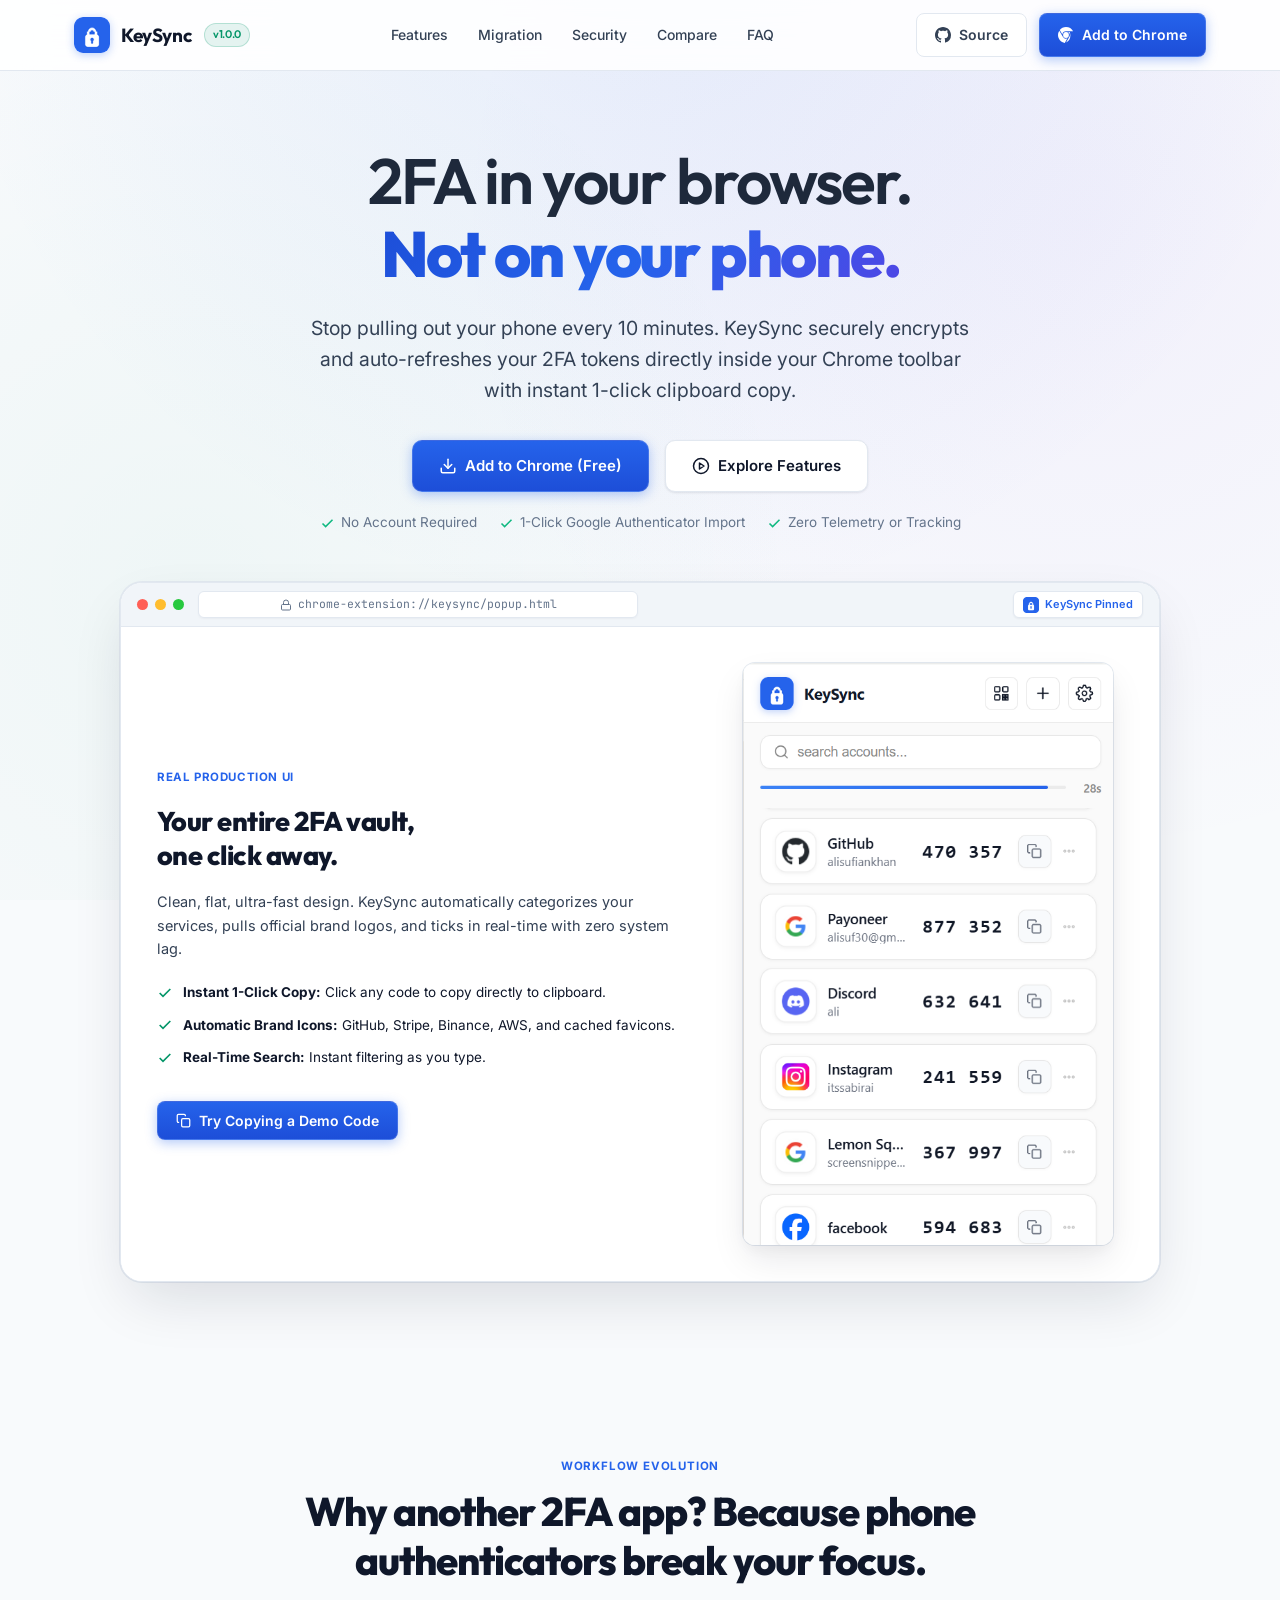
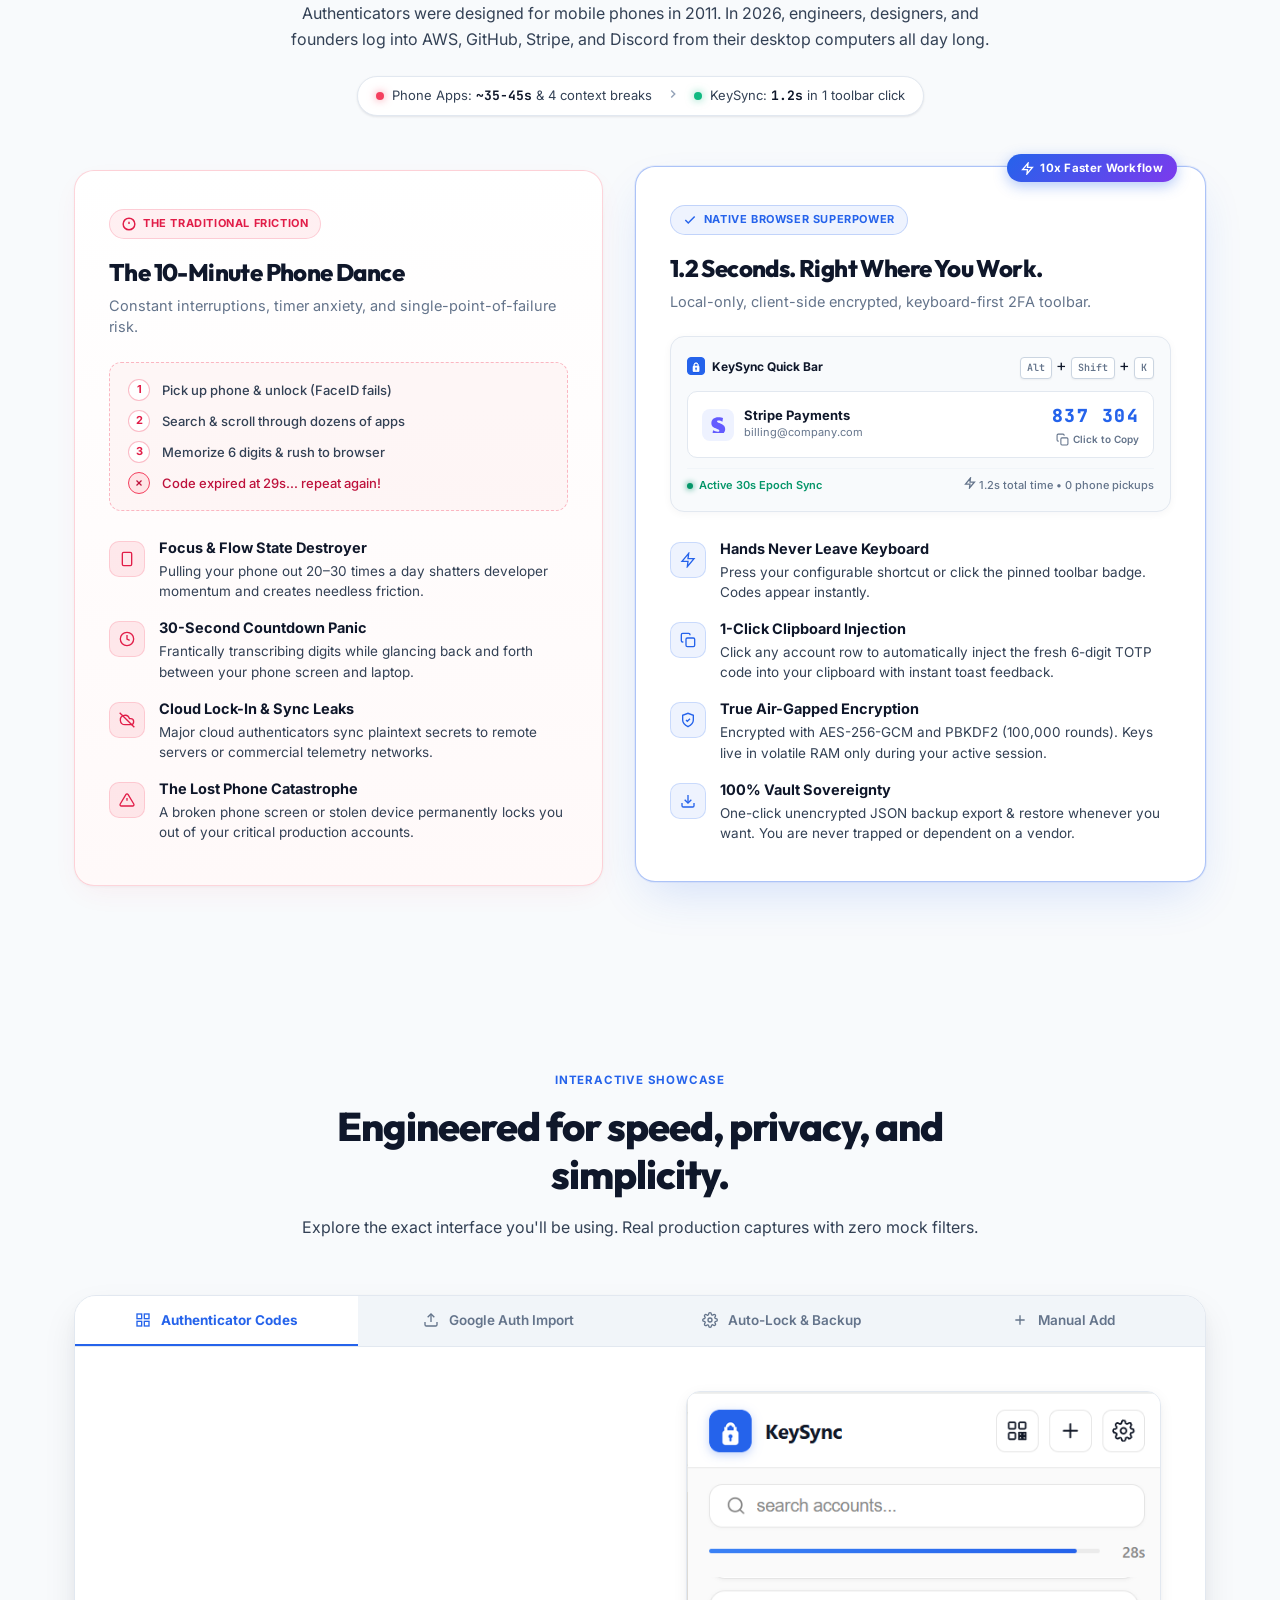
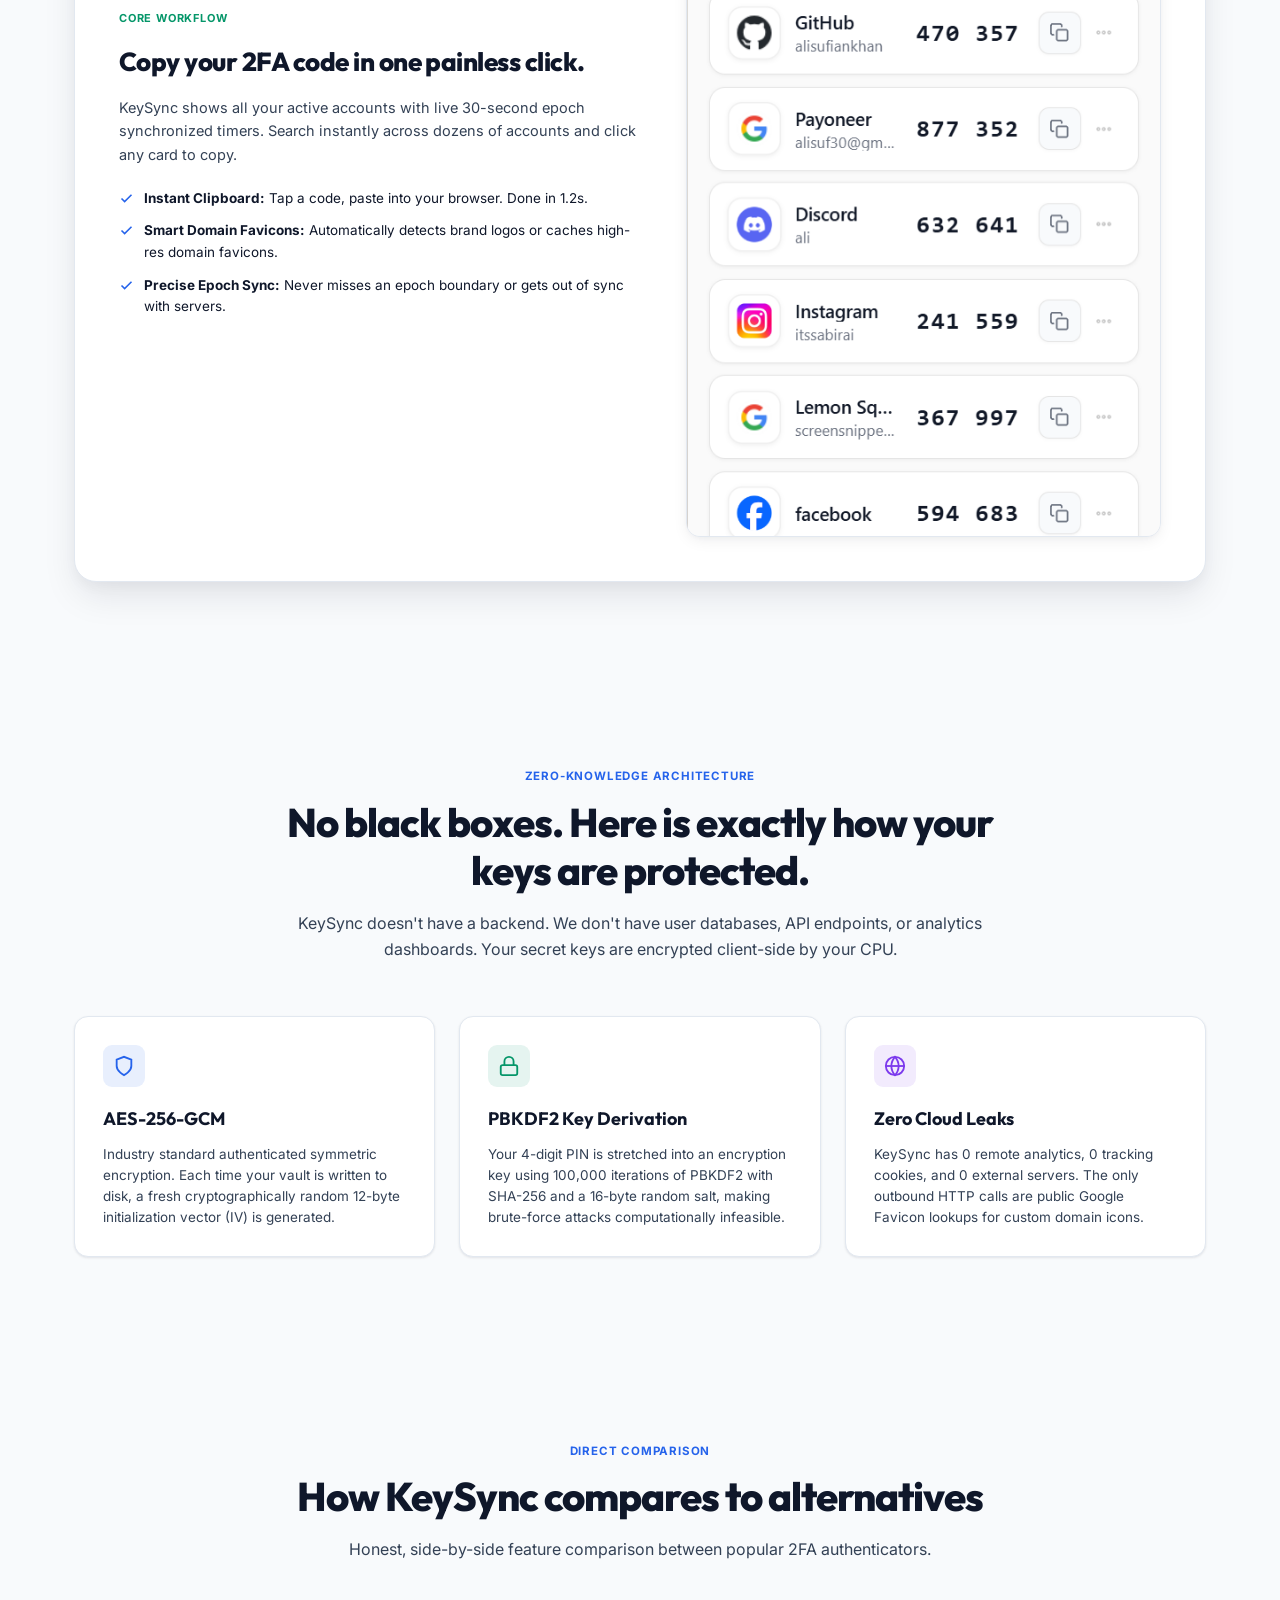
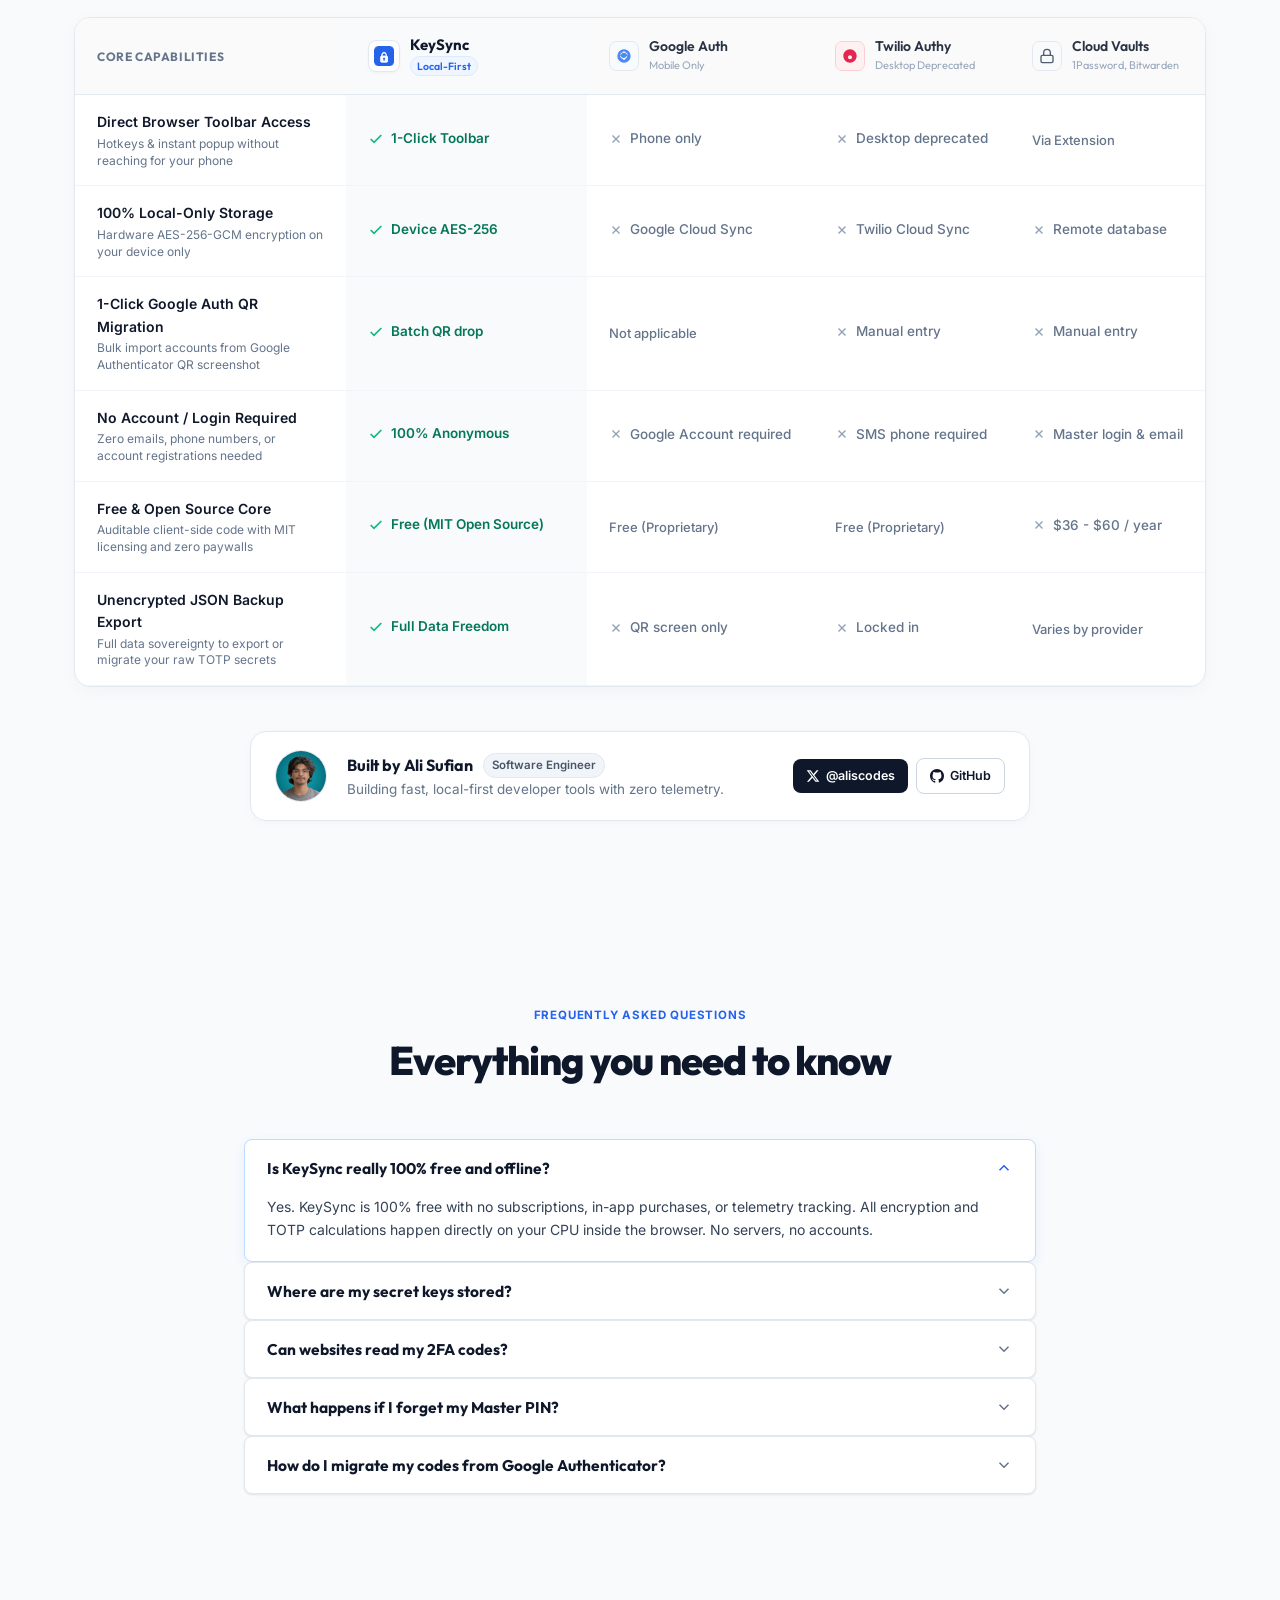
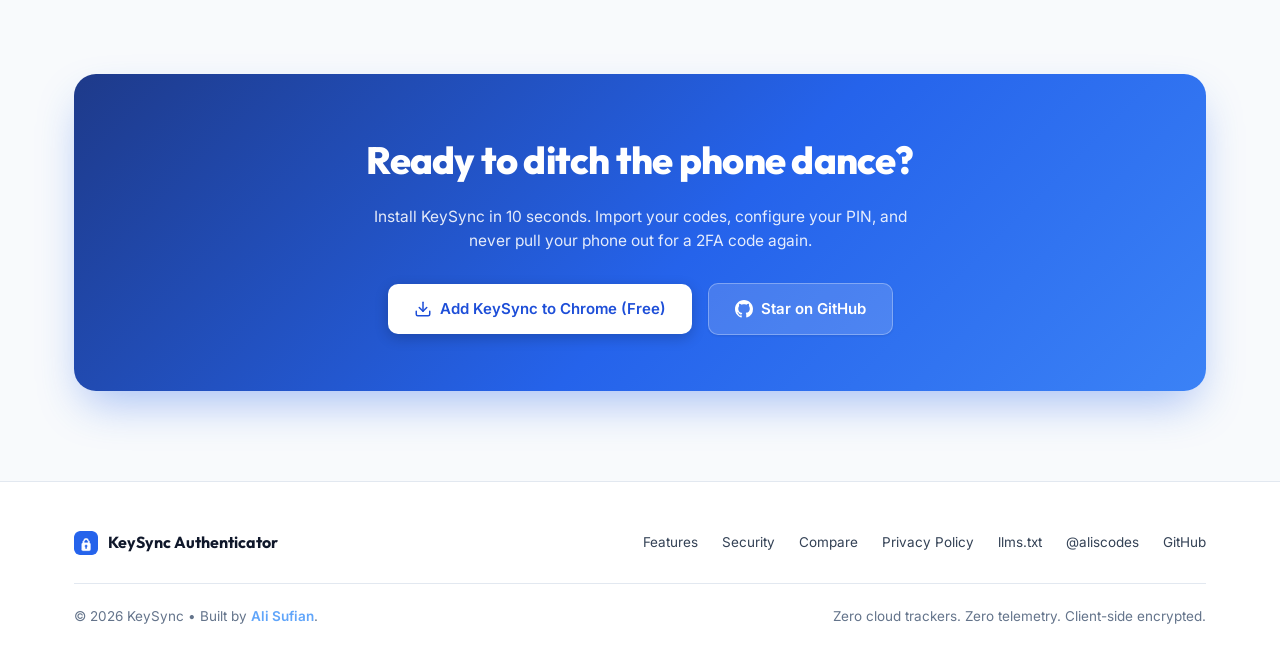
<file: docs/index.html>
<!DOCTYPE html>
<html lang="en">

<head>
  <meta charset="UTF-8">
  <meta name="viewport" content="width=device-width, initial-scale=1.0">
  <meta name="google-site-verification" content="vP-2YoQdqathmwFDDEcqwLd3LDJ2fHlBgIcXuf41_kU" />
  <title>KeySync | Fast, Local-First 2FA Authenticator for Chrome</title>
  <meta name="description"
    content="Secure, local-only 2FA authenticator for Chrome. AES-256-GCM client-side encryption, 1-click copy, and instant Google Authenticator QR migration. Zero cloud sync, zero telemetry.">

  <!-- OpenGraph / Social Meta -->
  <meta property="og:type" content="website">
  <meta property="og:title" content="KeySync | Fast, Local-First 2FA Authenticator">
  <meta property="og:description"
    content="All your 2FA codes right in your browser toolbar. 100% offline-first, encrypted on your device with AES-256-GCM.">
  <meta property="og:image" content="assets/promo-marquee.png">
  <meta name="twitter:card" content="summary_large_image">
  <meta name="twitter:creator" content="@aliscodes">
  <meta name="twitter:title" content="KeySync: 2FA Authenticator">
  <meta name="twitter:description" content="Stop reaching for your phone. Secure local 2FA in your browser.">

  <link rel="icon" type="image/png" sizes="32x32" href="assets/icon-32.png">
  <link rel="icon" type="image/png" sizes="16x16" href="assets/icon-16.png">
  <link rel="apple-touch-icon" sizes="128x128" href="assets/icon-128.png">

  <!-- Google Fonts: Outfit, Plus Jakarta Sans & Inter -->
  <link rel="preconnect" href="https://fonts.googleapis.com">
  <link rel="preconnect" href="https://fonts.gstatic.com" crossorigin>
  <link
    href="https://fonts.googleapis.com/css2?family=Outfit:wght@500;600;700;800&family=Plus+Jakarta+Sans:wght@500;600;700;800&family=Inter:wght@400;500;600;700&family=JetBrains+Mono:wght@400;500;600&display=swap"
    rel="stylesheet">

  <!-- LLM Context & Discovery -->
  <link rel="help" type="text/markdown" href="llms.txt" title="LLM context">

  <link rel="stylesheet" href="style.css">
</head>

<body>

  <!-- Floating Copy Toast Demo -->
  <div id="demo-toast" class="demo-toast-pill"
    style="position: fixed; bottom: 28px; left: 50%; transform: translateX(-50%) translateY(40px); opacity: 0; pointer-events: none; transition: all 0.22s ease; z-index: 9999; background: #111827; color: #FFFFFF; border: 1px solid rgba(255,255,255,0.15); padding: 8px 18px; border-radius: 9999px; font-size: 13px; font-weight: 600; display: flex; align-items: center; gap: 8px; box-shadow: 0 10px 25px rgba(0,0,0,0.5);">
    <svg viewBox="0 0 24 24" width="15" height="15" fill="none" stroke="#10B981" stroke-width="2.5"
      stroke-linecap="round" stroke-linejoin="round">
      <polyline points="20 6 9 17 4 12"></polyline>
    </svg>
    <span>Copied 2FA Code to Clipboard!</span>
  </div>

  <style>
    #demo-toast.show {
      transform: translateX(-50%) translateY(0);
      opacity: 1;
    }
  </style>

  <!-- ========================================== -->
  <!-- NAVIGATION BAR                             -->
  <!-- ========================================== -->
  <nav class="site-nav">
    <div class="container nav-inner">
      <a href="#" class="brand-link" aria-label="KeySync Home">
        <div class="brand-icon-wrap">
          <img src="assets/icon-48.png" alt="KeySync Logo">
        </div>
        <span>KeySync</span>
        <span class="brand-version">v1.0.0</span>
      </a>

      <div class="nav-links">
        <a href="#features">Features</a>
        <a href="#how-it-works">Migration</a>
        <a href="#security">Security</a>
        <a href="#comparison">Compare</a>
        <a href="#faq">FAQ</a>
      </div>

      <div class="nav-cta-group">
        <a href="https://github.com/alisufiankhan/KeySync" target="_blank" rel="noopener noreferrer" class="btn btn-outline"
          title="GitHub Repository">
          <svg viewBox="0 0 24 24" width="16" height="16" fill="currentColor">
            <path
              d="M12 0C5.37 0 0 5.37 0 12c0 5.31 3.435 9.795 8.205 11.385.6.105.825-.255.825-.57 0-.285-.015-1.23-.015-2.235-3.015.555-3.795-.735-4.035-1.41-.135-.345-.72-1.41-1.23-1.695-.42-.225-1.02-.78-.015-.795.945-.015 1.62.87 1.845 1.23 1.08 1.815 2.805 1.305 3.495.99.105-.78.42-1.305.765-1.605-2.67-.3-5.46-1.335-5.46-5.925 0-1.305.465-2.385 1.23-3.225-.12-.3-.54-1.53.12-3.18 0 0 1.005-.315 3.3 1.23.96-.27 1.98-.405 3-.405s2.04.135 3 .405c2.295-1.56 3.3-1.23 3.3-1.23.66 1.65.24 2.88.12 3.18.765.84 1.23 1.905 1.23 3.225 0 4.605-2.805 5.625-5.475 5.925.435.375.81 1.095.81 2.22 0 1.605-.015 2.895-.015 3.3 0 .315.225.69.825.57A12.02 12.02 0 0024 12c0-6.63-5.37-12-12-12z" />
          </svg>
          <span>Source</span>
        </a>
        <a href="https://chromewebstore.google.com/detail/keysync-2fa-authenticator/helahhablbjofnnjkfeelgedplgfbkmj" target="_blank" rel="noopener noreferrer" class="btn btn-primary">
          <svg viewBox="0 0 24 24" width="16" height="16" fill="currentColor">
            <path d="M12 0C8.21 0 4.831 1.757 2.632 4.501l3.953 6.848A5.454 5.454 0 0 1 12 6.545h10.691A12 12 0 0 0 12 0zM1.931 5.47A11.943 11.943 0 0 0 0 12c0 6.012 4.42 10.991 10.189 11.864l3.953-6.847a5.45 5.45 0 0 1-6.865-2.29zm13.342 2.008a5.454 5.454 0 0 1 2.182 6.522l-5.345 9.257a11.97 11.97 0 0 0 6.473-10.742c0-1.807-.406-3.52-1.128-5.033zM12 7.636a4.364 4.364 0 1 0 0 8.728 4.364 4.364 0 0 0 0-8.728z" />
          </svg>
          <span>Add to Chrome</span>
        </a>
      </div>
    </div>
  </nav>

  <!-- ========================================== -->
  <!-- HERO SECTION                               -->
  <!-- ========================================== -->
  <header class="hero-section">
    <div class="container">
      <h1 class="hero-title">
        <span class="hero-title-light">2FA in your browser.</span>
        <span class="hero-title-bold blue-emphasis">Not on your phone.</span>
      </h1>

      <p class="hero-subtitle">
        Stop pulling out your phone every 10 minutes. KeySync securely encrypts and auto-refreshes your 2FA tokens
        directly inside your Chrome toolbar with instant 1-click clipboard copy.
      </p>

      <div class="hero-cta-wrapper" id="install">
        <a href="https://chromewebstore.google.com/detail/keysync-2fa-authenticator/helahhablbjofnnjkfeelgedplgfbkmj" target="_blank" rel="noopener noreferrer"
          class="btn btn-primary btn-lg">
          <svg viewBox="0 0 24 24" width="18" height="18" fill="none" stroke="currentColor" stroke-width="2"
            stroke-linecap="round" stroke-linejoin="round">
            <path d="M21 15v4a2 2 0 0 1-2 2H5a2 2 0 0 1-2-2v-4"></path>
            <polyline points="7 10 12 15 17 10"></polyline>
            <line x1="12" y1="15" x2="12" y2="3"></line>
          </svg>
          <span>Add to Chrome (Free)</span>
        </a>
        <a href="#features" class="btn btn-secondary btn-lg">
          <svg viewBox="0 0 24 24" width="18" height="18" fill="none" stroke="currentColor" stroke-width="2"
            stroke-linecap="round" stroke-linejoin="round">
            <circle cx="12" cy="12" r="10"></circle>
            <polygon points="10 8 16 12 10 16 10 8"></polygon>
          </svg>
          <span>Explore Features</span>
        </a>
      </div>

      <div class="hero-guarantee">
        <span><svg viewBox="0 0 24 24" width="15" height="15" fill="none" stroke="#10B981" stroke-width="2.5">
            <polyline points="20 6 9 17 4 12"></polyline>
          </svg> No Account Required</span>
        <span><svg viewBox="0 0 24 24" width="15" height="15" fill="none" stroke="#10B981" stroke-width="2.5">
            <polyline points="20 6 9 17 4 12"></polyline>
          </svg> 1-Click Google Authenticator Import</span>
        <span><svg viewBox="0 0 24 24" width="15" height="15" fill="none" stroke="#10B981" stroke-width="2.5">
            <polyline points="20 6 9 17 4 12"></polyline>
          </svg> Zero Telemetry or Tracking</span>
      </div>

      <!-- Real Browser Showcase Window Frame -->
      <div class="hero-showcase">
        <div class="showcase-glow"></div>
        <div class="showcase-window">
          <!-- Browser Top Window Bar -->
          <div class="window-header">
            <div class="window-dots">
              <span class="window-dot dot-red"></span>
              <span class="window-dot dot-yellow"></span>
              <span class="window-dot dot-green"></span>
            </div>
            <div class="window-address">
              <svg viewBox="0 0 24 24" width="12" height="12" fill="none" stroke="currentColor" stroke-width="2">
                <rect x="3" y="11" width="18" height="11" rx="2" ry="2"></rect>
                <path d="M7 11V7a5 5 0 0 1 10 0v4"></path>
              </svg>
              <span>chrome-extension://keysync/popup.html</span>
            </div>
            <div class="window-toolbar-icons">
              <div class="extension-pin-badge">
                <img src="assets/icon-32.png" alt="KeySync">
                <span>KeySync Pinned</span>
              </div>
            </div>
          </div>

          <!-- Showcase Body -->
          <div class="showcase-body">
            <div class="showcase-narrative">
              <span class="narrative-tag">Real Production UI</span>
              <h2 class="narrative-headline">Your entire 2FA vault,<br>one click away.</h2>
              <p class="narrative-desc">
                Clean, flat, ultra-fast design. KeySync automatically categorizes your services, pulls official brand
                logos, and ticks in real-time with zero system lag.
              </p>
              <div class="narrative-features">
                <div class="narrative-item">
                  <svg viewBox="0 0 24 24" width="16" height="16" fill="none" stroke="currentColor" stroke-width="2.5">
                    <polyline points="20 6 9 17 4 12"></polyline>
                  </svg>
                  <span><strong>Instant 1-Click Copy:</strong> Click any code to copy directly to clipboard.</span>
                </div>
                <div class="narrative-item">
                  <svg viewBox="0 0 24 24" width="16" height="16" fill="none" stroke="currentColor" stroke-width="2.5">
                    <polyline points="20 6 9 17 4 12"></polyline>
                  </svg>
                  <span><strong>Automatic Brand Icons:</strong> GitHub, Stripe, Binance, AWS, and cached
                    favicons.</span>
                </div>
                <div class="narrative-item">
                  <svg viewBox="0 0 24 24" width="16" height="16" fill="none" stroke="currentColor" stroke-width="2.5">
                    <polyline points="20 6 9 17 4 12"></polyline>
                  </svg>
                  <span><strong>Real-Time Search:</strong> Instant filtering as you type.</span>
                </div>
              </div>
              <div style="margin-top: 14px;">
                <button type="button" class="btn btn-primary demo-copy-trigger" data-code="601 065">
                  <svg viewBox="0 0 24 24" width="15" height="15" fill="none" stroke="currentColor" stroke-width="2">
                    <rect x="9" y="9" width="13" height="13" rx="2" ry="2"></rect>
                    <path d="M5 15H4a2 2 0 0 1-2-2V4a2 2 0 0 1 2-2h9a2 2 0 0 1 2 2v1"></path>
                  </svg>
                  <span>Try Copying a Demo Code</span>
                </button>
              </div>
            </div>

            <!-- Actual Extension Screenshot -->
            <div class="mockup-extension-card">
              <img src="assets/sc-main.png" alt="KeySync Real Extension View with TOTP codes" width="370">
            </div>
          </div>
        </div>
      </div>
    </div>
  </header>

  <!-- ========================================== -->
  <!-- PROBLEM VS SOLUTION (THE 2FA DILEMMA)        -->
  <!-- ========================================== -->
  <section class="section" id="comparison">
    <div class="container">
      <div class="section-header">
        <span class="section-tag">Workflow Evolution</span>
        <h2 class="section-title">Why another 2FA app? Because phone authenticators break your focus.</h2>
        <p class="section-desc">
          Authenticators were designed for mobile phones in 2011. In 2026, engineers, designers, and founders log into
          AWS, GitHub, Stripe, and Discord from their desktop computers all day long.
        </p>

        <!-- Speed & Friction Metric Pills -->
        <div class="comparison-speed-pill-wrap">
          <div class="speed-pill speed-pill-bad">
            <span class="speed-dot dot-bad"></span>
            <span>Phone Apps: <strong>~35-45s</strong> &amp; 4 context breaks</span>
          </div>
          <div class="speed-arrow">
            <svg viewBox="0 0 24 24" width="14" height="14" fill="none" stroke="currentColor" stroke-width="2.5"><polyline points="9 18 15 12 9 6"></polyline></svg>
          </div>
          <div class="speed-pill speed-pill-good">
            <span class="speed-dot dot-good"></span>
            <span>KeySync: <strong>1.2s</strong> in 1 toolbar click</span>
          </div>
        </div>
      </div>

      <div class="comparison-grid">
        <!-- The Bad Old Way -->
        <div class="comparison-card bad">
          <div class="card-status-badge badge-warning">
            <svg viewBox="0 0 24 24" width="14" height="14" fill="none" stroke="currentColor" stroke-width="2.5">
              <circle cx="12" cy="12" r="10"></circle>
              <line x1="12" y1="8" x2="12" y2="12"></line>
              <line x1="12" y1="16" x2="12.01" y2="16"></line>
            </svg>
            <span>The Traditional Friction</span>
          </div>

          <h3 class="comparison-heading">The 10-Minute Phone Dance</h3>
          <p class="comparison-card-subtitle">Constant interruptions, timer anxiety, and single-point-of-failure risk.
          </p>

          <!-- Interactive Visual Timeline -->
          <div class="friction-timeline">
            <div class="timeline-step">
              <span class="step-num">1</span>
              <span class="step-text">Pick up phone &amp; unlock (FaceID fails)</span>
            </div>
            <div class="timeline-step">
              <span class="step-num">2</span>
              <span class="step-text">Search &amp; scroll through dozens of apps</span>
            </div>
            <div class="timeline-step">
              <span class="step-num">3</span>
              <span class="step-text">Memorize 6 digits &amp; rush to browser</span>
            </div>
            <div class="timeline-step step-expired">
              <span class="step-num">
                <svg viewBox="0 0 24 24" width="10" height="10" fill="none" stroke="currentColor" stroke-width="3"><line x1="18" y1="6" x2="6" y2="18"></line><line x1="6" y1="6" x2="18" y2="18"></line></svg>
              </span>
              <span class="step-text">Code expired at 29s... repeat again!</span>
            </div>
          </div>

          <div class="comparison-feature-list">
            <div class="comparison-feature-item">
              <div class="feature-icon-box icon-box-bad">
                <svg viewBox="0 0 24 24" width="16" height="16" fill="none" stroke="currentColor" stroke-width="2">
                  <rect x="5" y="2" width="14" height="20" rx="2" ry="2"></rect>
                  <line x1="12" y1="18" x2="12.01" y2="18"></line>
                </svg>
              </div>
              <div>
                <div class="feature-item-title">Focus &amp; Flow State Destroyer</div>
                <p class="feature-item-desc">Pulling your phone out 20–30 times a day shatters developer momentum and
                  creates needless friction.</p>
              </div>
            </div>

            <div class="comparison-feature-item">
              <div class="feature-icon-box icon-box-bad">
                <svg viewBox="0 0 24 24" width="16" height="16" fill="none" stroke="currentColor" stroke-width="2">
                  <circle cx="12" cy="12" r="10"></circle>
                  <polyline points="12 6 12 12 16 14"></polyline>
                </svg>
              </div>
              <div>
                <div class="feature-item-title">30-Second Countdown Panic</div>
                <p class="feature-item-desc">Frantically transcribing digits while glancing back and forth between your
                  phone screen and laptop.</p>
              </div>
            </div>

            <div class="comparison-feature-item">
              <div class="feature-icon-box icon-box-bad">
                <svg viewBox="0 0 24 24" width="16" height="16" fill="none" stroke="currentColor" stroke-width="2">
                  <path d="M17.5 19H9a7 7 0 1 1 6.71-9h1.79a4.5 4.5 0 1 1 0 9Z"></path>
                  <line x1="1" y1="1" x2="23" y2="23"></line>
                </svg>
              </div>
              <div>
                <div class="feature-item-title">Cloud Lock-In &amp; Sync Leaks</div>
                <p class="feature-item-desc">Major cloud authenticators sync plaintext secrets to remote servers or
                  commercial telemetry networks.</p>
              </div>
            </div>

            <div class="comparison-feature-item">
              <div class="feature-icon-box icon-box-bad">
                <svg viewBox="0 0 24 24" width="16" height="16" fill="none" stroke="currentColor" stroke-width="2">
                  <path d="M10.29 3.86L1.82 18a2 2 0 0 0 1.71 3h16.94a2 2 0 0 0 1.71-3L13.71 3.86a2 2 0 0 0-3.42 0z">
                  </path>
                  <line x1="12" y1="9" x2="12" y2="13"></line>
                  <line x1="12" y1="17" x2="12.01" y2="17"></line>
                </svg>
              </div>
              <div>
                <div class="feature-item-title">The Lost Phone Catastrophe</div>
                <p class="feature-item-desc">A broken phone screen or stolen device permanently locks you out of your
                  critical production accounts.</p>
              </div>
            </div>
          </div>
        </div>

        <!-- The KeySync Way -->
        <div class="comparison-card good">
          <div class="floating-highlight-badge">
            <svg viewBox="0 0 24 24" width="13" height="13" fill="none" stroke="currentColor" stroke-width="2.5"><polygon points="13 2 3 14 12 14 11 22 21 10 12 10 13 2"></polygon></svg>
            <span>10x Faster Workflow</span>
          </div>

          <div class="card-status-badge badge-success">
            <svg viewBox="0 0 24 24" width="14" height="14" fill="none" stroke="currentColor" stroke-width="2.5">
              <polyline points="20 6 9 17 4 12"></polyline>
            </svg>
            <span>Native Browser Superpower</span>
          </div>

          <h3 class="comparison-heading">1.2 Seconds. Right Where You Work.</h3>
          <p class="comparison-card-subtitle">Local-only, client-side encrypted, keyboard-first 2FA toolbar.</p>

          <!-- Interactive Live Preview Widget Inside the Card -->
          <div class="keysync-live-preview-box">
            <div class="live-preview-header">
              <div class="live-preview-brand">
                <img src="assets/icon-32.png" width="18" height="18" alt="KeySync">
                <span>KeySync Quick Bar</span>
              </div>
              <span class="live-shortcut-tag"><kbd>Alt</kbd> + <kbd>Shift</kbd> + <kbd>K</kbd></span>
            </div>

            <div class="live-token-interactive demo-copy-trigger" data-code="837 304"
              title="Click to copy live demo code">
              <div class="live-token-info">
                <div class="live-token-logo">
                  <svg viewBox="0 0 24 24" width="16" height="16" fill="#635BFF">
                    <path
                      d="M13.976 9.15c-2.172-.806-3.356-1.426-3.356-2.409 0-.831.683-1.305 1.901-1.305 2.227 0 4.515.858 6.09 1.631l.89-5.494C18.252.975 15.697.5 12.522.5 6.046.5 2.05 3.864 2.05 9.429c0 5.484 4.57 6.942 8.784 8.528 2.378.89 3.197 1.574 3.197 2.535 0 .973-.852 1.517-2.298 1.517-2.316 0-5.163-1.077-7.142-2.164l-.941 5.568c2.083 1.055 5.12 1.637 8.358 1.637 6.643 0 10.748-3.155 10.748-8.899 0-5.385-4.408-7.072-8.78-8.999z" />
                  </svg>
                </div>
                <div>
                  <div class="live-token-service">Stripe Payments</div>
                  <div class="live-token-account">billing@company.com</div>
                </div>
              </div>
              <div class="live-token-code-wrap">
                <span class="live-totp-digits" id="comparison-stripe-code">837 304</span>
                <span class="live-copy-action">
                  <svg viewBox="0 0 24 24" width="13" height="13" fill="none" stroke="currentColor" stroke-width="2">
                    <rect x="9" y="9" width="13" height="13" rx="2" ry="2"></rect>
                    <path d="M5 15H4a2 2 0 0 1-2-2V4a2 2 0 0 1 2-2h9a2 2 0 0 1 2 2v1"></path>
                  </svg>
                  <span>Click to Copy</span>
                </span>
              </div>
            </div>

            <div class="live-preview-footer">
              <div class="live-sync-indicator">
                <span class="live-pulse-dot"></span>
                <span>Active 30s Epoch Sync</span>
              </div>
              <span class="live-benchmark-text">
                <svg viewBox="0 0 24 24" width="12" height="12" fill="none" stroke="currentColor" stroke-width="2.5"><polygon points="13 2 3 14 12 14 11 22 21 10 12 10 13 2"></polygon></svg>
                <span>1.2s total time • 0 phone pickups</span>
              </span>
            </div>
          </div>

          <div class="comparison-feature-list">
            <div class="comparison-feature-item">
              <div class="feature-icon-box icon-box-good">
                <svg viewBox="0 0 24 24" width="16" height="16" fill="none" stroke="currentColor" stroke-width="2">
                  <polygon points="13 2 3 14 12 14 11 22 21 10 12 10 13 2"></polygon>
                </svg>
              </div>
              <div>
                <div class="feature-item-title">Hands Never Leave Keyboard</div>
                <p class="feature-item-desc">Press your configurable shortcut or click the pinned toolbar badge. Codes
                  appear instantly.</p>
              </div>
            </div>

            <div class="comparison-feature-item">
              <div class="feature-icon-box icon-box-good">
                <svg viewBox="0 0 24 24" width="16" height="16" fill="none" stroke="currentColor" stroke-width="2">
                  <rect x="9" y="9" width="13" height="13" rx="2" ry="2"></rect>
                  <path d="M5 15H4a2 2 0 0 1-2-2V4a2 2 0 0 1 2-2h9a2 2 0 0 1 2 2v1"></path>
                </svg>
              </div>
              <div>
                <div class="feature-item-title">1-Click Clipboard Injection</div>
                <p class="feature-item-desc">Click any account row to automatically inject the fresh 6-digit TOTP code
                  into your clipboard with instant toast feedback.</p>
              </div>
            </div>

            <div class="comparison-feature-item">
              <div class="feature-icon-box icon-box-good">
                <svg viewBox="0 0 24 24" width="16" height="16" fill="none" stroke="currentColor" stroke-width="2">
                  <path d="M12 22s8-4 8-10V5l-8-3-8 3v7c0 6 8 10 8 10z"></path>
                  <polyline points="9 12 11 14 15 10"></polyline>
                </svg>
              </div>
              <div>
                <div class="feature-item-title">True Air-Gapped Encryption</div>
                <p class="feature-item-desc">Encrypted with AES-256-GCM and PBKDF2 (100,000 rounds). Keys live in
                  volatile RAM only during your active session.</p>
              </div>
            </div>

            <div class="comparison-feature-item">
              <div class="feature-icon-box icon-box-good">
                <svg viewBox="0 0 24 24" width="16" height="16" fill="none" stroke="currentColor" stroke-width="2">
                  <path d="M21 15v4a2 2 0 0 1-2 2H5a2 2 0 0 1-2-2v-4"></path>
                  <polyline points="7 10 12 15 17 10"></polyline>
                  <line x1="12" y1="15" x2="12" y2="3"></line>
                </svg>
              </div>
              <div>
                <div class="feature-item-title">100% Vault Sovereignty</div>
                <p class="feature-item-desc">One-click unencrypted JSON backup export &amp; restore whenever you want.
                  You are never trapped or dependent on a vendor.</p>
              </div>
            </div>
          </div>
        </div>
      </div>
    </div>
  </section>

  <!-- ========================================== -->
  <!-- REAL SCREENSHOT WALKTHROUGH TABS           -->
  <!-- ========================================== -->
  <section class="section" id="features">
    <div class="container">
      <div class="section-header">
        <span class="section-tag">Interactive Showcase</span>
        <h2 class="section-title">Engineered for speed, privacy, and simplicity.</h2>
        <p class="section-desc">
          Explore the exact interface you'll be using. Real production captures with zero mock filters.
        </p>
      </div>

      <div class="features-container">
        <!-- Tab Navigation -->
        <div class="feature-tabs-nav" role="tablist">
          <button type="button" class="feature-tab-btn active" data-tab="tab-main" role="tab" aria-selected="true">
            <svg viewBox="0 0 24 24" width="16" height="16" fill="none" stroke="currentColor" stroke-width="2">
              <rect x="3" y="3" width="7" height="7"></rect>
              <rect x="14" y="3" width="7" height="7"></rect>
              <rect x="14" y="14" width="7" height="7"></rect>
              <rect x="3" y="14" width="7" height="7"></rect>
            </svg>
            <span>Authenticator Codes</span>
          </button>
          <button type="button" class="feature-tab-btn" data-tab="tab-import" role="tab" aria-selected="false">
            <svg viewBox="0 0 24 24" width="16" height="16" fill="none" stroke="currentColor" stroke-width="2">
              <path d="M21 15v4a2 2 0 0 1-2 2H5a2 2 0 0 1-2-2v-4"></path>
              <polyline points="17 8 12 3 7 8"></polyline>
              <line x1="12" y1="3" x2="12" y2="15"></line>
            </svg>
            <span>Google Auth Import</span>
          </button>
          <button type="button" class="feature-tab-btn" data-tab="tab-settings" role="tab" aria-selected="false">
            <svg viewBox="0 0 24 24" width="16" height="16" fill="none" stroke="currentColor" stroke-width="2">
              <circle cx="12" cy="12" r="3"></circle>
              <path
                d="M19.4 15a1.65 1.65 0 0 0 .33 1.82l.06.06a2 2 0 0 1 0 2.83 2 2 0 0 1-2.83 0l-.06-.06a1.65 1.65 0 0 0-1.82-.33 1.65 1.65 0 0 0-1 1.51V21a2 2 0 0 1-2 2 2 2 0 0 1-2-2v-.09A1.65 1.65 0 0 0 9 19.4a1.65 1.65 0 0 0-1.82.33l-.06.06a2 2 0 0 1-2.83 0 2 2 0 0 1 0-2.83l.06-.06a1.65 1.65 0 0 0 .33-1.82 1.65 1.65 0 0 0-1.51-1H3a2 2 0 0 1-2-2 2 2 0 0 1 2-2h.09A1.65 1.65 0 0 0 4.6 9a1.65 1.65 0 0 0-.33-1.82l-.06-.06a2 2 0 0 1 0-2.83 2 2 0 0 1 2.83 0l.06.06a1.65 1.65 0 0 0 1.82.33H9a1.65 1.65 0 0 0 1-1.51V3a2 2 0 0 1 2-2 2 2 0 0 1 2 2v.09a1.65 1.65 0 0 0 1 1.51 1.65 1.65 0 0 0 1.82-.33l.06-.06a2 2 0 0 1 2.83 0 2 2 0 0 1 0 2.83l-.06.06a1.65 1.65 0 0 0-.33 1.82V9a1.65 1.65 0 0 0 1.51 1H21a2 2 0 0 1 2 2 2 2 0 0 1-2 2h-.09a1.65 1.65 0 0 0-1.51 1z">
              </path>
            </svg>
            <span>Auto-Lock & Backup</span>
          </button>
          <button type="button" class="feature-tab-btn" data-tab="tab-add" role="tab" aria-selected="false">
            <svg viewBox="0 0 24 24" width="16" height="16" fill="none" stroke="currentColor" stroke-width="2">
              <line x1="12" y1="5" x2="12" y2="19"></line>
              <line x1="5" y1="12" x2="19" y2="12"></line>
            </svg>
            <span>Manual Add</span>
          </button>
        </div>

        <!-- TAB 1: Main View -->
        <div class="feature-tab-panel active" id="tab-main">
          <div class="panel-content">
            <span class="panel-tag">Core Workflow</span>
            <h3 class="panel-title">Copy your 2FA code in one painless click.</h3>
            <p class="panel-desc">
              KeySync shows all your active accounts with live 30-second epoch synchronized timers. Search instantly
              across dozens of accounts and click any card to copy.
            </p>
            <ul class="panel-points">
              <li>
                <svg viewBox="0 0 24 24" width="15" height="15" fill="none" stroke="currentColor" stroke-width="2.5">
                  <polyline points="20 6 9 17 4 12"></polyline>
                </svg>
                <span><strong>Instant Clipboard:</strong> Tap a code, paste into your browser. Done in 1.2s.</span>
              </li>
              <li>
                <svg viewBox="0 0 24 24" width="15" height="15" fill="none" stroke="currentColor" stroke-width="2.5">
                  <polyline points="20 6 9 17 4 12"></polyline>
                </svg>
                <span><strong>Smart Domain Favicons:</strong> Automatically detects brand logos or caches high-res
                  domain favicons.</span>
              </li>
              <li>
                <svg viewBox="0 0 24 24" width="15" height="15" fill="none" stroke="currentColor" stroke-width="2.5">
                  <polyline points="20 6 9 17 4 12"></polyline>
                </svg>
                <span><strong>Precise Epoch Sync:</strong> Never misses an epoch boundary or gets out of sync with
                  servers.</span>
              </li>
            </ul>
          </div>
          <div class="panel-media-wrap">
            <img src="assets/sc-main.png" alt="KeySync Main TOTP Screen" loading="lazy">
          </div>
        </div>

        <!-- TAB 2: Bulk Import -->
        <div class="feature-tab-panel" id="tab-import">
          <div class="panel-content">
            <span class="panel-tag" id="how-it-works">Effortless Migration</span>
            <h3 class="panel-title">Migrate from Google Authenticator in 10 seconds.</h3>
            <p class="panel-desc">
              Moving your accounts shouldn't take an afternoon of manual typing. Export your accounts in Google
              Authenticator, take a screenshot, and drop it here.
            </p>
            <ul class="panel-points">
              <li>
                <svg viewBox="0 0 24 24" width="15" height="15" fill="none" stroke="currentColor" stroke-width="2.5">
                  <polyline points="20 6 9 17 4 12"></polyline>
                </svg>
                <span><strong>Drag & Drop QR:</strong> Accepts screenshot images or raw Google migration URLs.</span>
              </li>
              <li>
                <svg viewBox="0 0 24 24" width="15" height="15" fill="none" stroke="currentColor" stroke-width="2.5">
                  <polyline points="20 6 9 17 4 12"></polyline>
                </svg>
                <span><strong>Multi-Part Batch Exports:</strong> Handles split QR codes (e.g. 1 of 2, 2 of 2)
                  seamlessly.</span>
              </li>
              <li>
                <svg viewBox="0 0 24 24" width="15" height="15" fill="none" stroke="currentColor" stroke-width="2.5">
                  <polyline points="20 6 9 17 4 12"></polyline>
                </svg>
                <span><strong>Interactive Selection:</strong> Review each account before importing to your vault.</span>
              </li>
            </ul>
          </div>
          <div class="panel-media-wrap">
            <img src="assets/sc-bulk-import.png" alt="Google Authenticator QR Bulk Import Screen" loading="lazy">
          </div>
        </div>

        <!-- TAB 3: Settings & Backup -->
        <div class="feature-tab-panel" id="tab-settings">
          <div class="panel-content">
            <span class="panel-tag">Security & Freedom</span>
            <h3 class="panel-title">Session Auto-Lock & Zero Lock-in Backups.</h3>
            <p class="panel-desc">
              Configure your auto-lock timer to lock KeySync when idle (Immediately, 5m, 15m, 30m, or on browser close).
              Export your raw JSON backup whenever you choose.
            </p>
            <ul class="panel-points">
              <li>
                <svg viewBox="0 0 24 24" width="15" height="15" fill="none" stroke="currentColor" stroke-width="2.5">
                  <polyline points="20 6 9 17 4 12"></polyline>
                </svg>
                <span><strong>In-Memory Key Storage:</strong> Session keys live in volatile RAM
                  (<code>chrome.storage.session</code>), never on disk.</span>
              </li>
              <li>
                <svg viewBox="0 0 24 24" width="15" height="15" fill="none" stroke="currentColor" stroke-width="2.5">
                  <polyline points="20 6 9 17 4 12"></polyline>
                </svg>
                <span><strong>Master PIN Security:</strong> Rate limiting protects against local brute-force
                  attempts.</span>
              </li>
              <li>
                <svg viewBox="0 0 24 24" width="15" height="15" fill="none" stroke="currentColor" stroke-width="2.5">
                  <polyline points="20 6 9 17 4 12"></polyline>
                </svg>
                <span><strong>1-Click JSON Vault Export:</strong> Restore to any machine or archive safely
                  offline.</span>
              </li>
            </ul>
          </div>
          <div class="panel-media-wrap">
            <img src="assets/sc-settings.png" alt="KeySync Settings & Backup Screen" loading="lazy">
          </div>
        </div>

        <!-- TAB 4: Manual Add -->
        <div class="feature-tab-panel" id="tab-add">
          <div class="panel-content">
            <span class="panel-tag">Precision Input</span>
            <h3 class="panel-title">Add any custom service with smart auto-formatting.</h3>
            <p class="panel-desc">
              Pasting a raw Base32 secret? KeySync automatically removes accidental spaces, validates key length, and
              maps to official brand icons instantly.
            </p>
            <ul class="panel-points">
              <li>
                <svg viewBox="0 0 24 24" width="15" height="15" fill="none" stroke="currentColor" stroke-width="2.5">
                  <polyline points="20 6 9 17 4 12"></polyline>
                </svg>
                <span><strong>Space & Case Stripping:</strong> Never fails on messy clipboard pastes.</span>
              </li>
              <li>
                <svg viewBox="0 0 24 24" width="15" height="15" fill="none" stroke="currentColor" stroke-width="2.5">
                  <polyline points="20 6 9 17 4 12"></polyline>
                </svg>
                <span><strong>Custom Email & Issuer:</strong> Keep multi-organization logins neatly organized.</span>
              </li>
              <li>
                <svg viewBox="0 0 24 24" width="15" height="15" fill="none" stroke="currentColor" stroke-width="2.5">
                  <polyline points="20 6 9 17 4 12"></polyline>
                </svg>
                <span><strong>Standard RFC 6238 TOTP:</strong> 100% compatible with every service in the world.</span>
              </li>
            </ul>
          </div>
          <div class="panel-media-wrap">
            <img src="assets/sc-add-account.png" alt="KeySync Add Account Screen" loading="lazy">
          </div>
        </div>
      </div>
    </div>
  </section>

  <!-- ========================================== -->
  <!-- SECURITY ARCHITECTURE                      -->
  <!-- ========================================== -->
  <section class="section" id="security">
    <div class="container">
      <div class="section-header">
        <span class="section-tag">Zero-Knowledge Architecture</span>
        <h2 class="section-title">No black boxes. Here is exactly how your keys are protected.</h2>
        <p class="section-desc">
          KeySync doesn't have a backend. We don't have user databases, API endpoints, or analytics dashboards. Your
          secret keys are encrypted client-side by your CPU.
        </p>
      </div>

      <div class="security-grid">
        <div class="security-card">
          <div class="security-icon-pill icon-blue">
            <svg viewBox="0 0 24 24" width="22" height="22" fill="none" stroke="currentColor" stroke-width="2">
              <path d="M12 22s8-4 8-10V5l-8-3-8 3v7c0 6 8 10 8 10z"></path>
            </svg>
          </div>
          <h3 class="security-card-title">AES-256-GCM</h3>
          <p class="security-card-desc">
            Industry standard authenticated symmetric encryption. Each time your vault is written to disk, a fresh
            cryptographically random 12-byte initialization vector (IV) is generated.
          </p>
        </div>

        <div class="security-card">
          <div class="security-icon-pill icon-emerald">
            <svg viewBox="0 0 24 24" width="22" height="22" fill="none" stroke="currentColor" stroke-width="2">
              <rect x="3" y="11" width="18" height="11" rx="2" ry="2"></rect>
              <path d="M7 11V7a5 5 0 0 1 10 0v4"></path>
            </svg>
          </div>
          <h3 class="security-card-title">PBKDF2 Key Derivation</h3>
          <p class="security-card-desc">
            Your 4-digit PIN is stretched into an encryption key using 100,000 iterations of PBKDF2 with SHA-256 and a
            16-byte random salt, making brute-force attacks computationally infeasible.
          </p>
        </div>

        <div class="security-card">
          <div class="security-icon-pill icon-purple">
            <svg viewBox="0 0 24 24" width="22" height="22" fill="none" stroke="currentColor" stroke-width="2">
              <circle cx="12" cy="12" r="10"></circle>
              <line x1="2" y1="12" x2="22" y2="12"></line>
              <path d="M12 2a15.3 15.3 0 0 1 4 10 15.3 15.3 0 0 1-4 10 15.3 15.3 0 0 1-4-10 15.3 15.3 0 0 1 4-10z">
              </path>
            </svg>
          </div>
          <h3 class="security-card-title">Zero Cloud Leaks</h3>
          <p class="security-card-desc">
            KeySync has 0 remote analytics, 0 tracking cookies, and 0 external servers. The only outbound HTTP calls are
            public Google Favicon lookups for custom domain icons.
          </p>
        </div>
      </div>
    </div>
  </section>

  <!-- ========================================== -->
  <!-- COMPETITIVE COMPARISON MATRIX              -->
  <!-- ========================================== -->
  <section class="section">
    <div class="container">
      <div class="section-header">
        <span class="section-tag">Direct Comparison</span>
        <h2 class="section-title">How KeySync compares to alternatives</h2>
        <p class="section-desc">
          Honest, side-by-side feature comparison between popular 2FA authenticators.
        </p>
      </div>

      <div class="matrix-wrap">
        <table class="matrix-table">
          <thead>
            <tr>
              <th class="matrix-feature-th">
                <span class="matrix-th-title">Core Capabilities</span>
              </th>
              <th class="matrix-keysync-th">
                <div class="col-brand-header">
                  <div class="col-brand-icon-box">
                    <img src="assets/icon-32.png" width="20" height="20" alt="KeySync">
                  </div>
                  <div class="col-brand-info">
                    <div class="col-brand-title">KeySync</div>
                    <span class="col-brand-badge">Local-First</span>
                  </div>
                </div>
              </th>
              <th>
                <div class="col-brand-header col-brand-subtle">
                  <div class="col-brand-avatar avatar-google">
                    <svg viewBox="0 0 24 24" width="16" height="16" fill="currentColor">
                      <path
                        d="M12 2a10 10 0 1 0 10 10A10 10 0 0 0 12 2zm1 14.93V18h-2v-1.07A6 6 0 0 1 6.07 12H7a5 5 0 0 0 9 0h.93A6 6 0 0 1 13 16.93zM12 7a5 5 0 0 0-4.9 4h-1A6 6 0 0 1 11 6.07V5h2v1.07A6 6 0 0 1 17.9 11h-.9A5 5 0 0 0 12 7z" />
                    </svg>
                  </div>
                  <div class="col-brand-info">
                    <div class="col-brand-name">Google Auth</div>
                    <span class="col-brand-caption">Mobile Only</span>
                  </div>
                </div>
              </th>
              <th>
                <div class="col-brand-header col-brand-subtle">
                  <div class="col-brand-avatar avatar-authy">
                    <svg viewBox="0 0 24 24" width="16" height="16" fill="currentColor">
                      <path
                        d="M12 2C6.48 2 2 6.48 2 12s4.48 10 10 10 10-4.48 10-10S17.52 2 12 2zm0 15c-1.66 0-3-1.34-3-3s1.34-3 3-3 3 1.34 3 3-1.34 3-3 3z" />
                    </svg>
                  </div>
                  <div class="col-brand-info">
                    <div class="col-brand-name">Twilio Authy</div>
                    <span class="col-brand-caption">Desktop Deprecated</span>
                  </div>
                </div>
              </th>
              <th>
                <div class="col-brand-header col-brand-subtle">
                  <div class="col-brand-avatar avatar-cloud">
                    <svg viewBox="0 0 24 24" width="16" height="16" fill="none" stroke="currentColor" stroke-width="2">
                      <rect x="3" y="11" width="18" height="11" rx="2" ry="2" />
                      <path d="M7 11V7a5 5 0 0 1 10 0v4" />
                    </svg>
                  </div>
                  <div class="col-brand-info">
                    <div class="col-brand-name">Cloud Vaults</div>
                    <span class="col-brand-caption">1Password, Bitwarden</span>
                  </div>
                </div>
              </th>
            </tr>
          </thead>
          <tbody>
            <tr>
              <td class="feature-cell">
                <div class="feature-cell-title">Direct Browser Toolbar Access</div>
                <div class="feature-cell-desc">Hotkeys &amp; instant popup without reaching for your phone</div>
              </td>
              <td class="keysync-cell">
                <div class="feature-status status-yes">
                  <svg class="status-icon" viewBox="0 0 24 24" width="16" height="16" fill="none" stroke="currentColor" stroke-width="2.5"><polyline points="20 6 9 17 4 12"></polyline></svg>
                  <span>1-Click Toolbar</span>
                </div>
              </td>
              <td>
                <div class="feature-status status-no">
                  <svg class="status-icon" viewBox="0 0 24 24" width="14" height="14" fill="none" stroke="currentColor" stroke-width="2.5"><line x1="18" y1="6" x2="6" y2="18"></line><line x1="6" y1="6" x2="18" y2="18"></line></svg>
                  <span>Phone only</span>
                </div>
              </td>
              <td>
                <div class="feature-status status-no">
                  <svg class="status-icon" viewBox="0 0 24 24" width="14" height="14" fill="none" stroke="currentColor" stroke-width="2.5"><line x1="18" y1="6" x2="6" y2="18"></line><line x1="6" y1="6" x2="18" y2="18"></line></svg>
                  <span>Desktop deprecated</span>
                </div>
              </td>
              <td>
                <span class="status-text">Via Extension</span>
              </td>
            </tr>
            <tr>
              <td class="feature-cell">
                <div class="feature-cell-title">100% Local-Only Storage</div>
                <div class="feature-cell-desc">Hardware AES-256-GCM encryption on your device only</div>
              </td>
              <td class="keysync-cell">
                <div class="feature-status status-yes">
                  <svg class="status-icon" viewBox="0 0 24 24" width="16" height="16" fill="none" stroke="currentColor" stroke-width="2.5"><polyline points="20 6 9 17 4 12"></polyline></svg>
                  <span>Device AES-256</span>
                </div>
              </td>
              <td>
                <div class="feature-status status-no">
                  <svg class="status-icon" viewBox="0 0 24 24" width="14" height="14" fill="none" stroke="currentColor" stroke-width="2.5"><line x1="18" y1="6" x2="6" y2="18"></line><line x1="6" y1="6" x2="18" y2="18"></line></svg>
                  <span>Google Cloud Sync</span>
                </div>
              </td>
              <td>
                <div class="feature-status status-no">
                  <svg class="status-icon" viewBox="0 0 24 24" width="14" height="14" fill="none" stroke="currentColor" stroke-width="2.5"><line x1="18" y1="6" x2="6" y2="18"></line><line x1="6" y1="6" x2="18" y2="18"></line></svg>
                  <span>Twilio Cloud Sync</span>
                </div>
              </td>
              <td>
                <div class="feature-status status-no">
                  <svg class="status-icon" viewBox="0 0 24 24" width="14" height="14" fill="none" stroke="currentColor" stroke-width="2.5"><line x1="18" y1="6" x2="6" y2="18"></line><line x1="6" y1="6" x2="18" y2="18"></line></svg>
                  <span>Remote database</span>
                </div>
              </td>
            </tr>
            <tr>
              <td class="feature-cell">
                <div class="feature-cell-title">1-Click Google Auth QR Migration</div>
                <div class="feature-cell-desc">Bulk import accounts from Google Authenticator QR screenshot</div>
              </td>
              <td class="keysync-cell">
                <div class="feature-status status-yes">
                  <svg class="status-icon" viewBox="0 0 24 24" width="16" height="16" fill="none" stroke="currentColor" stroke-width="2.5"><polyline points="20 6 9 17 4 12"></polyline></svg>
                  <span>Batch QR drop</span>
                </div>
              </td>
              <td>
                <span class="status-text">Not applicable</span>
              </td>
              <td>
                <div class="feature-status status-no">
                  <svg class="status-icon" viewBox="0 0 24 24" width="14" height="14" fill="none" stroke="currentColor" stroke-width="2.5"><line x1="18" y1="6" x2="6" y2="18"></line><line x1="6" y1="6" x2="18" y2="18"></line></svg>
                  <span>Manual entry</span>
                </div>
              </td>
              <td>
                <div class="feature-status status-no">
                  <svg class="status-icon" viewBox="0 0 24 24" width="14" height="14" fill="none" stroke="currentColor" stroke-width="2.5"><line x1="18" y1="6" x2="6" y2="18"></line><line x1="6" y1="6" x2="18" y2="18"></line></svg>
                  <span>Manual entry</span>
                </div>
              </td>
            </tr>
            <tr>
              <td class="feature-cell">
                <div class="feature-cell-title">No Account / Login Required</div>
                <div class="feature-cell-desc">Zero emails, phone numbers, or account registrations needed</div>
              </td>
              <td class="keysync-cell">
                <div class="feature-status status-yes">
                  <svg class="status-icon" viewBox="0 0 24 24" width="16" height="16" fill="none" stroke="currentColor" stroke-width="2.5"><polyline points="20 6 9 17 4 12"></polyline></svg>
                  <span>100% Anonymous</span>
                </div>
              </td>
              <td>
                <div class="feature-status status-no">
                  <svg class="status-icon" viewBox="0 0 24 24" width="14" height="14" fill="none" stroke="currentColor" stroke-width="2.5"><line x1="18" y1="6" x2="6" y2="18"></line><line x1="6" y1="6" x2="18" y2="18"></line></svg>
                  <span>Google Account required</span>
                </div>
              </td>
              <td>
                <div class="feature-status status-no">
                  <svg class="status-icon" viewBox="0 0 24 24" width="14" height="14" fill="none" stroke="currentColor" stroke-width="2.5"><line x1="18" y1="6" x2="6" y2="18"></line><line x1="6" y1="6" x2="18" y2="18"></line></svg>
                  <span>SMS phone required</span>
                </div>
              </td>
              <td>
                <div class="feature-status status-no">
                  <svg class="status-icon" viewBox="0 0 24 24" width="14" height="14" fill="none" stroke="currentColor" stroke-width="2.5"><line x1="18" y1="6" x2="6" y2="18"></line><line x1="6" y1="6" x2="18" y2="18"></line></svg>
                  <span>Master login &amp; email</span>
                </div>
              </td>
            </tr>
            <tr>
              <td class="feature-cell">
                <div class="feature-cell-title">Free &amp; Open Source Core</div>
                <div class="feature-cell-desc">Auditable client-side code with MIT licensing and zero paywalls</div>
              </td>
              <td class="keysync-cell">
                <div class="feature-status status-yes">
                  <svg class="status-icon" viewBox="0 0 24 24" width="16" height="16" fill="none" stroke="currentColor" stroke-width="2.5"><polyline points="20 6 9 17 4 12"></polyline></svg>
                  <span>Free (MIT Open Source)</span>
                </div>
              </td>
              <td>
                <span class="status-text">Free (Proprietary)</span>
              </td>
              <td>
                <span class="status-text">Free (Proprietary)</span>
              </td>
              <td>
                <div class="feature-status status-no">
                  <svg class="status-icon" viewBox="0 0 24 24" width="14" height="14" fill="none" stroke="currentColor" stroke-width="2.5"><line x1="18" y1="6" x2="6" y2="18"></line><line x1="6" y1="6" x2="18" y2="18"></line></svg>
                  <span>$36 - $60 / year</span>
                </div>
              </td>
            </tr>
            <tr>
              <td class="feature-cell">
                <div class="feature-cell-title">Unencrypted JSON Backup Export</div>
                <div class="feature-cell-desc">Full data sovereignty to export or migrate your raw TOTP secrets</div>
              </td>
              <td class="keysync-cell">
                <div class="feature-status status-yes">
                  <svg class="status-icon" viewBox="0 0 24 24" width="16" height="16" fill="none" stroke="currentColor" stroke-width="2.5"><polyline points="20 6 9 17 4 12"></polyline></svg>
                  <span>Full Data Freedom</span>
                </div>
              </td>
              <td>
                <div class="feature-status status-no">
                  <svg class="status-icon" viewBox="0 0 24 24" width="14" height="14" fill="none" stroke="currentColor" stroke-width="2.5"><line x1="18" y1="6" x2="6" y2="18"></line><line x1="6" y1="6" x2="18" y2="18"></line></svg>
                  <span>QR screen only</span>
                </div>
              </td>
              <td>
                <div class="feature-status status-no">
                  <svg class="status-icon" viewBox="0 0 24 24" width="14" height="14" fill="none" stroke="currentColor" stroke-width="2.5"><line x1="18" y1="6" x2="6" y2="18"></line><line x1="6" y1="6" x2="18" y2="18"></line></svg>
                  <span>Locked in</span>
                </div>
              </td>
              <td>
                <span class="status-text">Varies by provider</span>
              </td>
            </tr>
          </tbody>
        </table>
      </div>

      <!-- Creator Signature (Minimal & Human) -->
      <div class="creator-spotlight-card">
        <div class="creator-spotlight-inner">
          <div class="creator-avatar-wrap">
            <img src="assets/ali-sufian.jpg" alt="Ali Sufian" class="creator-photo" width="52" height="52" loading="lazy">
          </div>
          <div class="creator-info">
            <div class="creator-header-line">
              <h3 class="creator-name">Built by Ali Sufian</h3>
              <span class="creator-role-tag">Software Engineer</span>
            </div>
            <p class="creator-bio">Building fast, local-first developer tools with zero telemetry.</p>
          </div>
          <div class="creator-social-actions">
            <a href="https://x.com/aliscodes" target="_blank" rel="noopener noreferrer" class="creator-btn creator-btn-x"
              title="Follow Ali Sufian on X">
              <svg viewBox="0 0 24 24" width="14" height="14" fill="currentColor">
                <path d="M18.244 2.25h3.308l-7.227 8.26 8.502 11.24H16.17l-5.214-6.817L4.99 21.75H1.68l7.73-8.835L1.254 2.25H8.08l4.713 6.231zm-1.161 17.52h1.833L7.084 4.126H5.117z" />
              </svg>
              <span>@aliscodes</span>
            </a>
            <a href="https://github.com/alisufiankhan/KeySync" target="_blank" rel="noopener noreferrer" class="creator-btn creator-btn-gh"
              title="View KeySync on GitHub">
              <svg viewBox="0 0 24 24" width="14" height="14" fill="currentColor">
                <path d="M12 0C5.37 0 0 5.37 0 12c0 5.31 3.435 9.795 8.205 11.385.6.105.825-.255.825-.57 0-.285-.015-1.23-.015-2.235-3.015.555-3.795-.735-4.035-1.41-.135-.345-.72-1.41-1.23-1.695-.42-.225-1.02-.78-.015-.795.945-.015 1.62.87 1.845 1.23 1.08 1.815 2.805 1.305 3.495.99.105-.78.42-1.305.765-1.605-2.67-.3-5.46-1.335-5.46-5.925 0-1.305.465-2.385 1.23-3.225-.12-.3-.54-1.53.12-3.18 0 0 1.005-.315 3.3 1.23.96-.27 1.98-.405 3-.405s2.04.135 3 .405c2.295-1.56 3.3-1.23 3.3-1.23.66 1.65.24 2.88.12 3.18.765.84 1.23 1.905 1.23 3.225 0 4.605-2.805 5.625-5.475 5.925.435.375.81 1.095.81 2.22 0 1.605-.015 2.895-.015 3.3 0 .315.225.69.825.57A12.02 12.02 0 0024 12c0-6.63-5.37-12-12-12z" />
              </svg>
              <span>GitHub</span>
            </a>
          </div>
        </div>
      </div>
      </div>
    </div>
  </section>

  <!-- ========================================== -->
  <!-- FAQ ACCORDION                              -->
  <!-- ========================================== -->
  <section class="section" id="faq">
    <div class="container container-narrow">
      <div class="section-header">
        <span class="section-tag">Frequently Asked Questions</span>
        <h2 class="section-title">Everything you need to know</h2>
      </div>

      <div class="faq-list">
        <div class="faq-item open">
          <button type="button" class="faq-question">
            <span>Is KeySync really 100% free and offline?</span>
            <svg class="faq-chevron" viewBox="0 0 24 24" width="18" height="18" fill="none" stroke="currentColor"
              stroke-width="2">
              <polyline points="6 9 12 15 18 9"></polyline>
            </svg>
          </button>
          <div class="faq-answer">
            Yes. KeySync is 100% free with no subscriptions, in-app purchases, or telemetry tracking. All encryption and
            TOTP calculations happen directly on your CPU inside the browser. No servers, no accounts.
          </div>
        </div>

        <div class="faq-item">
          <button type="button" class="faq-question">
            <span>Where are my secret keys stored?</span>
            <svg class="faq-chevron" viewBox="0 0 24 24" width="18" height="18" fill="none" stroke="currentColor"
              stroke-width="2">
              <polyline points="6 9 12 15 18 9"></polyline>
            </svg>
          </button>
          <div class="faq-answer">
            Your secrets are encrypted using AES-256-GCM and saved locally in Chrome's sandboxed extension storage
            (<code>chrome.storage.local</code>). Unencrypted secrets are never saved to disk. When unlocked, temporary
            session keys live exclusively in volatile RAM (<code>chrome.storage.session</code>) and are erased upon
            auto-lock or browser exit.
          </div>
        </div>

        <div class="faq-item">
          <button type="button" class="faq-question">
            <span>Can websites read my 2FA codes?</span>
            <svg class="faq-chevron" viewBox="0 0 24 24" width="18" height="18" fill="none" stroke="currentColor"
              stroke-width="2">
              <polyline points="6 9 12 15 18 9"></polyline>
            </svg>
          </button>
          <div class="faq-answer">
            No. Chrome extensions run inside strictly isolated sandboxes. Websites you visit have zero access to
            KeySync's memory, storage, or interface. Only you can view or copy codes when opening the extension popup.
          </div>
        </div>

        <div class="faq-item">
          <button type="button" class="faq-question">
            <span>What happens if I forget my Master PIN?</span>
            <svg class="faq-chevron" viewBox="0 0 24 24" width="18" height="18" fill="none" stroke="currentColor"
              stroke-width="2">
              <polyline points="6 9 12 15 18 9"></polyline>
            </svg>
          </button>
          <div class="faq-answer">
            Because KeySync uses true zero-knowledge encryption, your PIN is the literal cryptographic key that decrypts
            your vault. If lost, your vault cannot be decrypted by anyone. We strongly recommend using the
            <strong>Export JSON Backup</strong> feature in Settings to store an encrypted or offline copy in a secure
            location.
          </div>
        </div>

        <div class="faq-item">
          <button type="button" class="faq-question">
            <span>How do I migrate my codes from Google Authenticator?</span>
            <svg class="faq-chevron" viewBox="0 0 24 24" width="18" height="18" fill="none" stroke="currentColor"
              stroke-width="2">
              <polyline points="6 9 12 15 18 9"></polyline>
            </svg>
          </button>
          <div class="faq-answer">
            In Google Authenticator, tap the menu &gt; Transfer accounts &gt; Export accounts. Take a screenshot of the QR
            code, open KeySync's Bulk Import screen, and drop the screenshot image. KeySync automatically reads the
            migration payload and imports all accounts at once.
          </div>
        </div>
      </div>
    </div>
  </section>

  <!-- ========================================== -->
  <!-- FINAL CTA BANNER                           -->
  <!-- ========================================== -->
  <section class="section">
    <div class="container">
      <div class="cta-banner">
        <h2 class="cta-title">Ready to ditch the phone dance?</h2>
        <p class="cta-desc">
          Install KeySync in 10 seconds. Import your codes, configure your PIN, and never pull your phone out for a 2FA
          code again.
        </p>
        <div class="hero-cta-wrapper" style="margin-bottom: 0;">
          <a href="https://chromewebstore.google.com/detail/keysync-2fa-authenticator/helahhablbjofnnjkfeelgedplgfbkmj" target="_blank" rel="noopener noreferrer" class="btn btn-primary btn-lg">
            <svg viewBox="0 0 24 24" width="18" height="18" fill="none" stroke="currentColor" stroke-width="2"
              stroke-linecap="round" stroke-linejoin="round">
              <path d="M21 15v4a2 2 0 0 1-2 2H5a2 2 0 0 1-2-2v-4"></path>
              <polyline points="7 10 12 15 17 10"></polyline>
              <line x1="12" y1="15" x2="12" y2="3"></line>
            </svg>
            <span>Add KeySync to Chrome (Free)</span>
          </a>
          <a href="https://github.com/alisufiankhan/KeySync" target="_blank" rel="noopener noreferrer"
            class="btn btn-secondary btn-lg">
            <svg viewBox="0 0 24 24" width="18" height="18" fill="currentColor">
              <path
                d="M12 0C5.37 0 0 5.37 0 12c0 5.31 3.435 9.795 8.205 11.385.6.105.825-.255.825-.57 0-.285-.015-1.23-.015-2.235-3.015.555-3.795-.735-4.035-1.41-.135-.345-.72-1.41-1.23-1.695-.42-.225-1.02-.78-.015-.795.945-.015 1.62.87 1.845 1.23 1.08 1.815 2.805 1.305 3.495.99.105-.78.42-1.305.765-1.605-2.67-.3-5.46-1.335-5.46-5.925 0-1.305.465-2.385 1.23-3.225-.12-.3-.54-1.53.12-3.18 0 0 1.005-.315 3.3 1.23.96-.27 1.98-.405 3-.405s2.04.135 3 .405c2.295-1.56 3.3-1.23 3.3-1.23.66 1.65.24 2.88.12 3.18.765.84 1.23 1.905 1.23 3.225 0 4.605-2.805 5.625-5.475 5.925.435.375.81 1.095.81 2.22 0 1.605-.015 2.895-.015 3.3 0 .315.225.69.825.57A12.02 12.02 0 0024 12c0-6.63-5.37-12-12-12z" />
            </svg>
            <span>Star on GitHub</span>
          </a>
        </div>
      </div>
    </div>
  </section>

  <!-- ========================================== -->
  <!-- FOOTER                                     -->
  <!-- ========================================== -->
  <footer class="site-footer">
    <div class="container">
      <div class="footer-top">
        <div class="footer-brand">
          <img src="assets/icon-32.png" alt="KeySync">
          <span>KeySync Authenticator</span>
        </div>
        <div class="footer-nav">
          <a href="#features">Features</a>
          <a href="#security">Security</a>
          <a href="#comparison">Compare</a>
          <a href="privacy.html">Privacy Policy</a>
          <a href="llms.txt" target="_blank">llms.txt</a>
          <a href="https://x.com/aliscodes" target="_blank" rel="noopener noreferrer">@aliscodes</a>
          <a href="https://github.com/alisufiankhan/KeySync" target="_blank" rel="noopener noreferrer">GitHub</a>
        </div>
      </div>
      <div class="footer-bottom">
        <div>
          <span>© <span id="current-year">2026</span> KeySync • Built by <a href="https://x.com/aliscodes"
              target="_blank" rel="noopener noreferrer" style="color: #60A5FA; font-weight: 600;">Ali Sufian</a>.</span>
        </div>
        <div>
          <span>Zero cloud trackers. Zero telemetry. Client-side encrypted.</span>
        </div>
      </div>
    </div>
  </footer>

  <script src="app.js"></script>
</body>

</html>
</file>
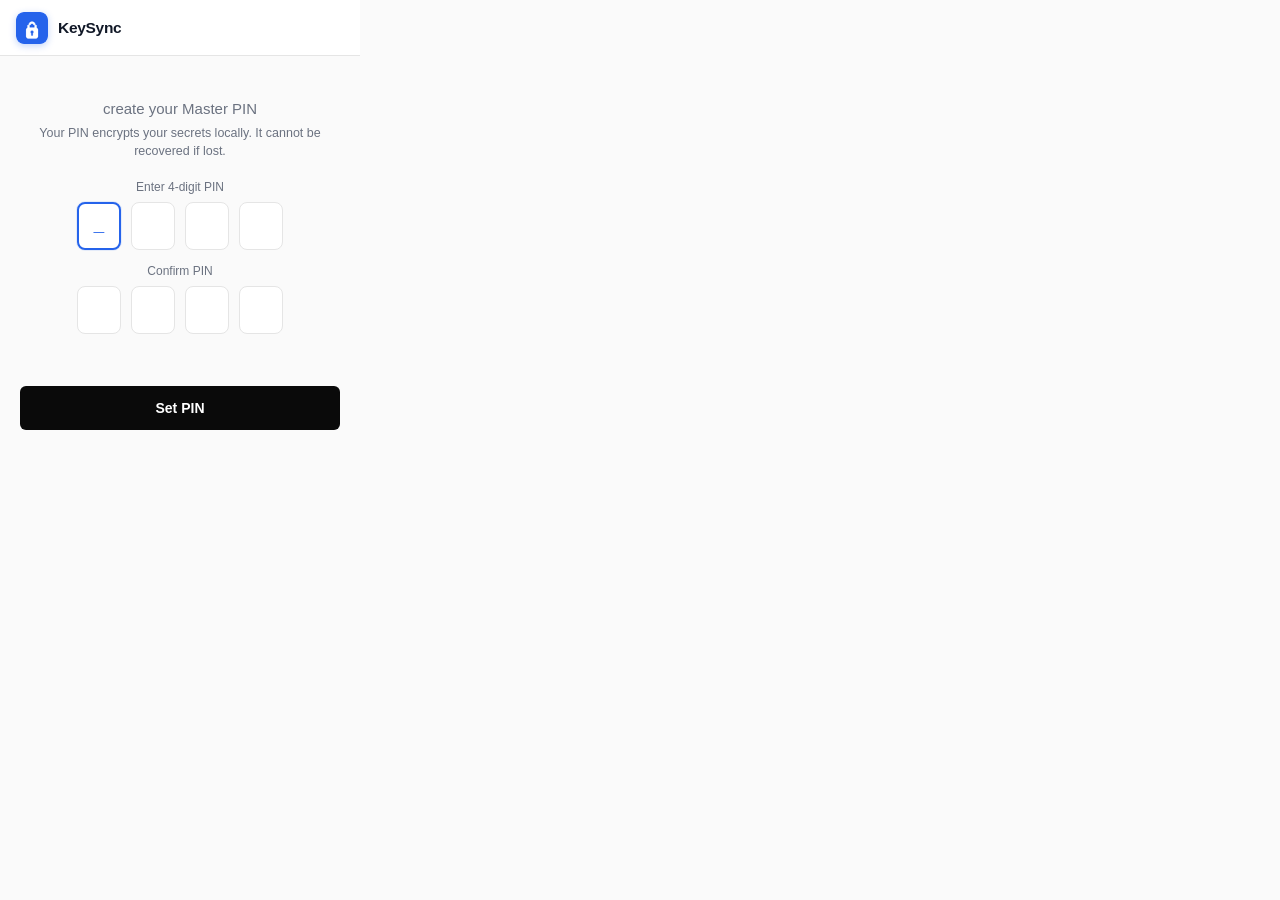
<file: popup.html>
<!DOCTYPE html>
<html lang="en">
<head>
  <meta charset="UTF-8">
  <meta name="viewport" content="width=device-width, initial-scale=1.0">
  <title>KeySync</title>
  <link rel="icon" type="image/png" sizes="32x32" href="icons/icon-32.png">
  <link rel="icon" type="image/png" sizes="16x16" href="icons/icon-16.png">
  <link rel="stylesheet" href="popup.css">
</head>
<body>
  <div class="app-container" id="app">

    <!-- ========================================== -->
    <!-- SCREEN 1: FIRST-TIME PIN SETUP             -->
    <!-- ========================================== -->
    <section id="screen-setup" class="screen">
      <header class="app-header">
        <div class="brand">
          <img src="icons/icon-48.png" class="logo-badge" width="32" height="32" alt="KeySync">
          <span class="brand-title">KeySync</span>
        </div>
      </header>

      <div class="screen-body setup-body">
        <h2 class="prompt-text">create your Master PIN</h2>
        <p class="subtitle-text">Your PIN encrypts your secrets locally. It cannot be recovered if lost.</p>

        <div class="pin-group">
          <label class="input-sublabel">Enter 4-digit PIN</label>
          <div class="pin-boxes-container">
            <div class="pin-boxes" id="setup-pin-boxes">
              <div class="pin-box" data-index="0">_</div>
              <div class="pin-box" data-index="1"></div>
              <div class="pin-box" data-index="2"></div>
              <div class="pin-box" data-index="3"></div>
            </div>
            <input type="password" id="setup-pin-input" class="hidden-pin-input" inputmode="numeric" maxlength="4" autocomplete="off">
          </div>
        </div>

        <div class="pin-group" style="margin-top: 14px;">
          <label class="input-sublabel">Confirm PIN</label>
          <div class="pin-boxes-container">
            <div class="pin-boxes" id="setup-confirm-boxes">
              <div class="pin-box" data-index="0"></div>
              <div class="pin-box" data-index="1"></div>
              <div class="pin-box" data-index="2"></div>
              <div class="pin-box" data-index="3"></div>
            </div>
            <input type="password" id="setup-confirm-input" class="hidden-pin-input" inputmode="numeric" maxlength="4" autocomplete="off">
          </div>
        </div>

        <div id="setup-error" class="error-msg"></div>

        <button type="button" id="btn-set-pin" class="btn btn-primary" style="margin-top: 20px;">
          Set PIN
        </button>
      </div>
    </section>

    <!-- ========================================== -->
    <!-- SCREEN 2: LOCK SCREEN                      -->
    <!-- ========================================== -->
    <section id="screen-lock" class="screen">
      <header class="app-header">
        <div class="brand">
          <img src="icons/icon-48.png" class="logo-badge" width="32" height="32" alt="KeySync">
          <span class="brand-title">KeySync</span>
        </div>
      </header>

      <div class="screen-body lock-body">
        <p class="prompt-text">enter your PIN to unlock</p>

        <div class="pin-boxes-container" id="lock-pin-container">
          <div class="pin-boxes" id="lock-pin-boxes">
            <div class="pin-box active" data-index="0">_</div>
            <div class="pin-box" data-index="1"></div>
            <div class="pin-box" data-index="2"></div>
            <div class="pin-box" data-index="3"></div>
          </div>
          <input type="password" id="lock-pin-input" class="hidden-pin-input" inputmode="numeric" maxlength="4" autocomplete="off" autofocus>
        </div>

        <div id="lock-error" class="error-msg"></div>

        <div id="lockout-timer" class="lockout-alert" style="display: none;">
          Too many failed attempts. Try again in <span id="lockout-seconds">30</span>s.
        </div>

        <button type="button" id="btn-unlock" class="btn btn-primary">
          Unlock
        </button>

        <div class="lock-footer">
          <button type="button" id="btn-lock-reset-pin" class="btn-text-link">Reset PIN</button>
        </div>
      </div>
    </section>

    <!-- ========================================== -->
    <!-- SCREEN 3: MAIN VIEW (AUTHENTICATOR CODES)  -->
    <!-- ========================================== -->
    <section id="screen-main" class="screen">
      <header class="app-header">
        <div class="brand" id="brand-lock-btn" title="Click to lock KeySync">
          <img src="icons/icon-48.png" class="logo-badge" width="32" height="32" alt="KeySync">
          <span class="brand-title">KeySync</span>
        </div>

        <div class="header-actions">
          <button type="button" id="btn-open-qr" class="icon-btn" title="Bulk Import / Scan QR (Google Authenticator)" aria-label="Bulk Import or Scan QR">
            <!-- QR Icon matching screenshot -->
            <svg viewBox="0 0 24 24" fill="none" stroke="currentColor" stroke-width="1.8" stroke-linecap="round" stroke-linejoin="round">
              <rect x="3" y="3" width="7" height="7" rx="1.5"></rect>
              <rect x="14" y="3" width="7" height="7" rx="1.5"></rect>
              <rect x="3" y="14" width="7" height="7" rx="1.5"></rect>
              <rect x="14" y="14" width="3" height="3"></rect>
              <rect x="18" y="14" width="3" height="3"></rect>
              <rect x="14" y="18" width="3" height="3"></rect>
              <rect x="18" y="18" width="3" height="3"></rect>
            </svg>
          </button>
          <button type="button" id="btn-open-add" class="icon-btn" title="Add Account Manually" aria-label="Add Account">
            <!-- Plus Icon matching screenshot -->
            <svg viewBox="0 0 24 24" fill="none" stroke="currentColor" stroke-width="2" stroke-linecap="round" stroke-linejoin="round">
              <line x1="12" y1="5" x2="12" y2="19"></line>
              <line x1="5" y1="12" x2="19" y2="12"></line>
            </svg>
          </button>
          <button type="button" id="btn-open-settings" class="icon-btn" title="Settings & Backup" aria-label="Settings and Backup">
            <!-- Settings Gear Icon -->
            <svg viewBox="0 0 24 24" fill="none" stroke="currentColor" stroke-width="1.8" stroke-linecap="round" stroke-linejoin="round">
              <circle cx="12" cy="12" r="3"></circle>
              <path d="M19.4 15a1.65 1.65 0 0 0 .33 1.82l.06.06a2 2 0 0 1 0 2.83 2 2 0 0 1-2.83 0l-.06-.06a1.65 1.65 0 0 0-1.82-.33 1.65 1.65 0 0 0-1 1.51V21a2 2 0 0 1-2 2 2 2 0 0 1-2-2v-.09A1.65 1.65 0 0 0 9 19.4a1.65 1.65 0 0 0-1.82.33l-.06.06a2 2 0 0 1-2.83 0 2 2 0 0 1 0-2.83l.06-.06a1.65 1.65 0 0 0 .33-1.82 1.65 1.65 0 0 0-1.51-1H3a2 2 0 0 1-2-2 2 2 0 0 1 2-2h.09A1.65 1.65 0 0 0 4.6 9a1.65 1.65 0 0 0-.33-1.82l-.06-.06a2 2 0 0 1 0-2.83 2 2 0 0 1 2.83 0l.06.06a1.65 1.65 0 0 0 1.82.33H9a1.65 1.65 0 0 0 1-1.51V3a2 2 0 0 1 2-2 2 2 0 0 1 2 2v.09a1.65 1.65 0 0 0 1 1.51 1.65 1.65 0 0 0 1.82-.33l.06-.06a2 2 0 0 1 2.83 0 2 2 0 0 1 0 2.83l-.06.06a1.65 1.65 0 0 0-.33 1.82V9a1.65 1.65 0 0 0 1.51 1H21a2 2 0 0 1 2 2 2 2 0 0 1-2 2h-.09a1.65 1.65 0 0 0-1.51 1z"></path>
            </svg>
          </button>
        </div>
      </header>

      <div class="main-content">
        <!-- Search Bar matching screenshot -->
        <div class="search-container">
          <div class="search-input-wrapper">
            <svg class="search-icon" viewBox="0 0 24 24" fill="none" stroke="currentColor" stroke-width="2" stroke-linecap="round" stroke-linejoin="round">
              <circle cx="11" cy="11" r="8"></circle>
              <line x1="21" y1="21" x2="16.65" y2="16.65"></line>
            </svg>
            <input type="text" id="search-input" placeholder="search accounts..." autocomplete="off" spellcheck="false">
            <button type="button" id="btn-clear-search" class="btn-clear-search" style="display: none;" title="Clear search" aria-label="Clear search">
              <svg viewBox="0 0 24 24" width="14" height="14" fill="none" stroke="currentColor" stroke-width="2.5" stroke-linecap="round">
                <line x1="18" y1="6" x2="6" y2="18"></line>
                <line x1="6" y1="6" x2="18" y2="18"></line>
              </svg>
            </button>
          </div>
        </div>

        <!-- Timer progress bar with exact seconds label -->
        <div class="timer-section">
          <div class="progress-track">
            <div id="timer-bar" class="progress-fill"></div>
          </div>
          <span id="timer-label" class="timer-label">30s</span>
        </div>

        <!-- Accounts List -->
        <div class="accounts-container" id="accounts-list">
          <!-- Dynamically populated cards -->
        </div>

        <!-- Empty state -->
        <div id="empty-state" class="empty-state" style="display: none;">
          <div class="empty-illustration">
            <div class="empty-icon-circle">
              <svg viewBox="0 0 24 24" fill="none" stroke="currentColor" stroke-width="1.8" stroke-linecap="round" stroke-linejoin="round">
                <rect x="3" y="11" width="18" height="11" rx="2" ry="2"></rect>
                <path d="M7 11V7a5 5 0 0 1 10 0v4"></path>
                <circle cx="12" cy="16" r="1.5" fill="currentColor"></circle>
              </svg>
            </div>
            <div class="empty-icon-glow"></div>
          </div>
          <p class="empty-title">No Authenticator Accounts</p>
          <p class="empty-desc">Import all your codes from Google Authenticator in one click, or add an account manually.</p>
          <div class="empty-actions">
            <button type="button" id="btn-empty-qr" class="btn-bulk-import">
              <svg viewBox="0 0 24 24" width="17" height="17" fill="none" stroke="currentColor" stroke-width="1.8" stroke-linecap="round" stroke-linejoin="round">
                <rect x="3" y="3" width="7" height="7" rx="1.5"></rect>
                <rect x="14" y="3" width="7" height="7" rx="1.5"></rect>
                <rect x="3" y="14" width="7" height="7" rx="1.5"></rect>
                <rect x="14" y="14" width="3" height="3"></rect>
                <rect x="18" y="14" width="3" height="3"></rect>
                <rect x="14" y="18" width="3" height="3"></rect>
                <rect x="18" y="18" width="3" height="3"></rect>
              </svg>
              <span>Bulk Import (Google Auth)</span>
            </button>
            <button type="button" id="btn-empty-add" class="btn-add-manual">
              <svg viewBox="0 0 24 24" width="15" height="15" fill="none" stroke="currentColor" stroke-width="2" stroke-linecap="round" stroke-linejoin="round">
                <line x1="12" y1="5" x2="12" y2="19"></line>
                <line x1="5" y1="12" x2="19" y2="12"></line>
              </svg>
              <span>Add Account Manually</span>
            </button>
          </div>
        </div>
      </div>
    </section>

    <!-- ========================================== -->
    <!-- SCREEN 4: ADD ACCOUNT (MANUAL)             -->
    <!-- ========================================== -->
    <section id="screen-add" class="screen">
      <header class="app-header">
        <div class="header-nav">
          <button type="button" id="btn-add-back" class="nav-back-btn" title="Back">
            <svg viewBox="0 0 24 24" fill="none" stroke="currentColor" stroke-width="2" stroke-linecap="round" stroke-linejoin="round">
              <line x1="19" y1="12" x2="5" y2="12"></line>
              <polyline points="12 19 5 12 12 5"></polyline>
            </svg>
          </button>
          <span class="view-title">Add Account</span>
        </div>
      </header>

      <form id="form-add-account" class="screen-body form-body">
        <div class="form-group">
          <label for="manual-issuer" class="form-label">Service name</label>
          <input type="text" id="manual-issuer" class="form-input" placeholder="e.g. GitHub, Google, AWS" required>
        </div>

        <div class="form-group">
          <label for="manual-name" class="form-label">Account / email <span class="optional">(optional)</span></label>
          <input type="text" id="manual-name" class="form-input" placeholder="e.g. ali@gmail.com">
        </div>

        <div class="form-group">
          <label for="manual-secret" class="form-label">Secret key</label>
          <input type="text" id="manual-secret" class="form-input mono-input" placeholder="e.g. JBSWY3DPEHPK3PXP" required autocomplete="off" spellcheck="false">
          <span class="field-hint">Base32 string provided during 2FA setup. Spaces are automatically removed.</span>
        </div>

        <div id="add-error" class="error-msg"></div>

        <div class="form-actions">
          <button type="submit" id="btn-save-account" class="btn btn-primary">Add Account</button>
        </div>
      </form>
    </section>

    <!-- ========================================== -->
    <!-- SCREEN 5: BULK IMPORT (GOOGLE AUTH & QR)   -->
    <!-- ========================================== -->
    <section id="screen-qr" class="screen">
      <header class="app-header">
        <div class="header-nav">
          <button type="button" id="btn-qr-back" class="nav-back-btn" title="Back">
            <svg viewBox="0 0 24 24" fill="none" stroke="currentColor" stroke-width="2" stroke-linecap="round" stroke-linejoin="round">
              <line x1="19" y1="12" x2="5" y2="12"></line>
              <polyline points="12 19 5 12 12 5"></polyline>
            </svg>
          </button>
          <span class="view-title" id="qr-view-title">Bulk Import</span>
        </div>
      </header>

      <div class="screen-body qr-body">
        <!-- Subtitle / Mode Tabs -->
        <div class="import-tabs" id="import-tabs">
          <button type="button" class="import-tab-btn active" data-tab="upload" id="tab-btn-upload">
            <svg viewBox="0 0 24 24" fill="none" stroke="currentColor" stroke-width="2" stroke-linecap="round" stroke-linejoin="round"><path d="M21 15v4a2 2 0 0 1-2 2H5a2 2 0 0 1-2-2v-4"></path><polyline points="17 8 12 3 7 8"></polyline><line x1="12" y1="3" x2="12" y2="15"></line></svg>
            <span>Upload Image</span>
          </button>
          <button type="button" class="import-tab-btn" data-tab="paste" id="tab-btn-paste">
            <svg viewBox="0 0 24 24" fill="none" stroke="currentColor" stroke-width="2" stroke-linecap="round" stroke-linejoin="round"><path d="M16 4h2a2 2 0 0 1 2 2v14a2 2 0 0 1-2 2H6a2 2 0 0 1-2-2V6a2 2 0 0 1 2-2h2"></path><rect x="8" y="2" width="8" height="4" rx="1" ry="1"></rect></svg>
            <span>Paste Link</span>
          </button>
        </div>

        <div id="import-error-banner" class="import-error-banner" style="display: none;"></div>

        <!-- TAB 1: File Upload / Drag & Drop -->
        <div id="tab-content-upload" class="import-tab-content active">
          <div class="drop-zone" id="qr-drop-zone" role="button" tabindex="0" title="Click anywhere to browse or drop QR image(s)">
            <div class="drop-icon">
              <svg viewBox="0 0 24 24" fill="none" stroke="currentColor" stroke-width="1.8" stroke-linecap="round" stroke-linejoin="round">
                <rect x="3" y="3" width="7" height="7" rx="1.5"></rect>
                <rect x="14" y="3" width="7" height="7" rx="1.5"></rect>
                <rect x="3" y="14" width="7" height="7" rx="1.5"></rect>
                <rect x="14" y="14" width="3" height="3"></rect>
                <rect x="18" y="14" width="3" height="3"></rect>
                <rect x="14" y="18" width="3" height="3"></rect>
                <rect x="18" y="18" width="3" height="3"></rect>
              </svg>
            </div>
            <p class="drop-title">Drop Google Authenticator QR here</p>
            <p class="drop-hint">Drop QR screenshot(s), JSON backup, or click to browse</p>
            <div class="btn btn-secondary file-browse-btn">
              <span>Choose File(s)</span>
            </div>
            <input type="file" id="qr-file-input" accept="image/*,.json,application/json" multiple style="display: none;">
          </div>

          <div class="google-auth-tip-card">
            <div class="tip-badge">
              <svg viewBox="0 0 24 24" width="13" height="13" fill="none" stroke="currentColor" stroke-width="2" style="margin-right: 4px;"><circle cx="12" cy="12" r="10"></circle><line x1="12" y1="16" x2="12" y2="12"></line><line x1="12" y1="8" x2="12.01" y2="8"></line></svg>
              Google Authenticator Export Guide
            </div>
            <ol class="tip-steps">
              <li>In Google Authenticator, tap <strong>Menu</strong> (or <strong>More</strong>).</li>
              <li>Select <strong>Transfer accounts</strong> &gt; <strong>Export accounts</strong>.</li>
              <li>Take a screenshot of the QR code and upload it here.</li>
              <li><strong>More than 4 accounts?</strong> Google Authenticator splits exports into <strong>multiple QR codes</strong> (e.g. <em>1 of 2</em>, <em>2 of 2</em>). Swipe left to capture each QR code, and you can upload all screenshots together!</li>
            </ol>
          </div>
        </div>

        <!-- TAB 2: Paste Link / URI -->
        <div id="tab-content-paste" class="import-tab-content" style="display: none;">
          <div class="paste-section">
            <label class="form-label" for="paste-input">Paste Google Auth link or TOTP URIs:</label>
            <textarea id="paste-input" class="form-input paste-textarea" rows="5" placeholder="otpauth-migration://offline?data=...&#10;&#10;or multiple otpauth://totp/... links (one per line)"></textarea>
            <button type="button" id="btn-parse-paste" class="btn btn-primary" style="margin-top: 12px;">
              Parse & Import Accounts
            </button>
          </div>
        </div>

        <!-- Google Auth Migration Import Multi-Account Selection View -->
        <div id="migration-view" class="migration-view-container" style="display: none;">
          <!-- Multi-part batch notice -->
          <div id="migration-batch-notice" class="migration-batch-card" style="display: none;">
            <div class="batch-notice-header">
              <span class="batch-badge-pill" id="batch-parts-badge">Part 1 of 2</span>
              <span class="batch-notice-title">More accounts available</span>
            </div>
            <p class="batch-desc" id="batch-desc-text">
              Google Authenticator split your export into 2 QR codes. You can add the other screenshot(s) to import all codes together.
            </p>
            <label class="btn btn-secondary btn-append-qr">
              <svg viewBox="0 0 24 24" width="13" height="13" fill="none" stroke="currentColor" stroke-width="2" style="margin-right: 4px;"><line x1="12" y1="5" x2="12" y2="19"></line><line x1="5" y1="12" x2="19" y2="12"></line></svg>
              <span>Add Next QR Screenshot</span>
              <input type="file" id="qr-file-input-append" accept="image/*" multiple style="display: none;">
            </label>
          </div>

          <div class="migration-header">
            <p class="migration-subtitle"><span id="migration-count">0</span> accounts found</p>
            <div class="migration-select-all">
              <button type="button" id="btn-select-all" class="text-btn">Select All</button>
              <span class="dot-separator">•</span>
              <button type="button" id="btn-deselect-all" class="text-btn">Deselect All</button>
            </div>
          </div>

          <div class="migration-items-list" id="migration-items-list">
            <!-- Populated dynamically with checkboxes -->
          </div>

          <div class="migration-actions">
            <button type="button" id="btn-import-selected" class="btn btn-primary">Import Selected</button>
          </div>
        </div>
      </div>
    </section>

    <!-- ========================================== -->
    <!-- SCREEN 6: RESET / CHANGE PIN SCREEN        -->
    <!-- ========================================== -->
    <section id="screen-reset" class="screen">
      <header class="app-header">
        <div class="header-nav">
          <button type="button" id="btn-reset-back" class="nav-back-btn" title="Back">
            <svg viewBox="0 0 24 24" fill="none" stroke="currentColor" stroke-width="2" stroke-linecap="round" stroke-linejoin="round">
              <line x1="19" y1="12" x2="5" y2="12"></line>
              <polyline points="12 19 5 12 12 5"></polyline>
            </svg>
          </button>
          <span class="view-title">Reset PIN</span>
        </div>
      </header>

      <div class="screen-body reset-body">
        <!-- Mode Tabs -->
        <div class="reset-tabs" id="reset-tabs">
          <button type="button" class="reset-tab-btn active" data-tab="change" id="tab-btn-change-pin">
            <svg viewBox="0 0 24 24" fill="none" stroke="currentColor" stroke-width="2" stroke-linecap="round" stroke-linejoin="round">
              <path d="M11 4H4a2 2 0 0 0-2 2v14a2 2 0 0 0 2 2h14a2 2 0 0 0 2-2v-7"></path>
              <path d="M18.5 2.5a2.121 2.121 0 0 1 3 3L12 15l-4 1 1-4 9.5-9.5z"></path>
            </svg>
            <span>Change PIN</span>
          </button>
          <button type="button" class="reset-tab-btn" data-tab="forgot" id="tab-btn-forgot-pin">
            <svg viewBox="0 0 24 24" fill="none" stroke="currentColor" stroke-width="2" stroke-linecap="round" stroke-linejoin="round">
              <path d="M12 22s8-4 8-10V5l-8-3-8 3v7c0 6 8 10 8 10z"></path>
              <line x1="12" y1="8" x2="12" y2="12"></line>
              <line x1="12" y1="16" x2="12.01" y2="16"></line>
            </svg>
            <span>Forgot PIN?</span>
          </button>
        </div>

        <!-- TAB 1: Change PIN (if old PIN is known) -->
        <div id="tab-content-change-pin" class="reset-tab-content active">
          <p class="reset-intro-text">Change your Master PIN. Your stored 2FA accounts will be re-encrypted and preserved.</p>

          <form id="form-change-pin" class="form-body" style="padding: 0;">
            <div class="form-group">
              <label for="change-old-pin" class="form-label">Current PIN</label>
              <div class="pin-field-wrapper">
                <input type="password" id="change-old-pin" class="form-input pin-mono-input" inputmode="numeric" maxlength="4" placeholder="••••" autocomplete="off" required>
                <button type="button" class="btn-toggle-pin-visibility" data-target="change-old-pin" title="Show PIN" aria-label="Show PIN">
                  <svg class="eye-icon" viewBox="0 0 24 24" fill="none" stroke="currentColor" stroke-width="2" stroke-linecap="round" stroke-linejoin="round">
                    <path d="M1 12s4-8 11-8 11 8 11 8-4 8-11 8-11-8-11-8z"></path>
                    <circle cx="12" cy="12" r="3"></circle>
                  </svg>
                </button>
              </div>
            </div>

            <div class="form-group">
              <label for="change-new-pin" class="form-label">New PIN (4 digits)</label>
              <div class="pin-field-wrapper">
                <input type="password" id="change-new-pin" class="form-input pin-mono-input" inputmode="numeric" maxlength="4" placeholder="••••" autocomplete="off" required>
                <button type="button" class="btn-toggle-pin-visibility" data-target="change-new-pin" title="Show PIN" aria-label="Show PIN">
                  <svg class="eye-icon" viewBox="0 0 24 24" fill="none" stroke="currentColor" stroke-width="2" stroke-linecap="round" stroke-linejoin="round">
                    <path d="M1 12s4-8 11-8 11 8 11 8-4 8-11 8-11-8-11-8z"></path>
                    <circle cx="12" cy="12" r="3"></circle>
                  </svg>
                </button>
              </div>
            </div>

            <div class="form-group">
              <label for="change-confirm-pin" class="form-label">Confirm New PIN</label>
              <div class="pin-field-wrapper">
                <input type="password" id="change-confirm-pin" class="form-input pin-mono-input" inputmode="numeric" maxlength="4" placeholder="••••" autocomplete="off" required>
                <button type="button" class="btn-toggle-pin-visibility" data-target="change-confirm-pin" title="Show PIN" aria-label="Show PIN">
                  <svg class="eye-icon" viewBox="0 0 24 24" fill="none" stroke="currentColor" stroke-width="2" stroke-linecap="round" stroke-linejoin="round">
                    <path d="M1 12s4-8 11-8 11 8 11 8-4 8-11 8-11-8-11-8z"></path>
                    <circle cx="12" cy="12" r="3"></circle>
                  </svg>
                </button>
              </div>
            </div>

            <div id="change-pin-error" class="error-msg"></div>

            <button type="submit" id="btn-submit-change-pin" class="btn btn-primary" style="margin-top: 8px;">
              Update PIN
            </button>

            <div class="switch-to-forgot-wrap">
              <button type="button" id="btn-switch-to-forgot" class="text-link-subtle">
                Forgot your current PIN?
              </button>
            </div>
          </form>
        </div>

        <!-- TAB 2: Forgot PIN? (Factory Reset) -->
        <div id="tab-content-forgot-pin" class="reset-tab-content" style="display: none;">
          <div class="forgot-security-card">
            <div class="forgot-security-icon">
              <svg viewBox="0 0 24 24" fill="none" stroke="currentColor" stroke-width="2" stroke-linecap="round" stroke-linejoin="round">
                <rect x="3" y="11" width="18" height="11" rx="2" ry="2"></rect>
                <path d="M7 11V7a5 5 0 0 1 10 0v4"></path>
              </svg>
            </div>
            <h3 class="forgot-security-title">Zero-Knowledge Security</h3>
            <p class="forgot-security-desc">
              Your 2FA secrets are encrypted locally with AES-256-GCM using your PIN. We never store or send your PIN anywhere.
            </p>
          </div>

          <div class="forgot-warning-box">
            <div class="warning-icon-badge">
              <svg viewBox="0 0 24 24" width="16" height="16" fill="none" stroke="currentColor" stroke-width="2" stroke-linecap="round" stroke-linejoin="round">
                <path d="M10.29 3.86L1.82 18a2 2 0 0 0 1.71 3h16.94a2 2 0 0 0 1.71-3L13.71 3.86a2 2 0 0 0-3.42 0z"></path>
                <line x1="12" y1="9" x2="12" y2="13"></line>
                <line x1="12" y1="17" x2="12.01" y2="17"></line>
              </svg>
            </div>
            <div class="warning-text">
              <strong>Resetting PIN erases all accounts.</strong>
              Because your accounts cannot be decrypted without your current PIN, resetting will erase your vault so you can configure a fresh Master PIN.
            </div>
          </div>

          <button type="button" id="btn-open-reset-modal" class="btn btn-danger" style="margin-top: 18px; width: 100%;">
            Erase Data & Reset PIN
          </button>
        </div>
      </div>
    </section>

    <!-- ========================================== -->
    <!-- SCREEN 7: SETTINGS & BACKUP                -->
    <!-- ========================================== -->
    <section id="screen-settings" class="screen">
      <header class="app-header">
        <div class="header-nav">
          <button type="button" id="btn-settings-back" class="nav-back-btn" title="Back" aria-label="Back to main">
            <svg viewBox="0 0 24 24" fill="none" stroke="currentColor" stroke-width="2" stroke-linecap="round" stroke-linejoin="round">
              <line x1="19" y1="12" x2="5" y2="12"></line>
              <polyline points="12 19 5 12 12 5"></polyline>
            </svg>
          </button>
          <span class="view-title">Settings & Backup</span>
        </div>
      </header>

      <div class="screen-body settings-screen-body">
        <!-- Section 1: Security & Session -->
        <div class="settings-card-group">
          <div class="settings-group-header">SECURITY & AUTO-LOCK</div>
          
          <div class="settings-item-card">
            <div class="settings-item-left">
              <span class="settings-item-title">Auto-Lock Timer</span>
              <span class="settings-item-subtitle">Lock KeySync when popup is closed for:</span>
            </div>
            <div class="settings-item-right">
              <select id="setting-autolock" class="settings-select-styled">
                <option value="0">Immediately</option>
                <option value="5">5 minutes</option>
                <option value="15" selected>15 minutes</option>
                <option value="30">30 minutes</option>
                <option value="-1">Browser close</option>
              </select>
            </div>
          </div>

          <div class="settings-item-card">
            <div class="settings-item-left">
              <span class="settings-item-title">Master PIN</span>
              <span class="settings-item-subtitle">Change 4-digit PIN or factory reset</span>
            </div>
            <div class="settings-item-right">
              <button type="button" id="btn-settings-change-pin" class="settings-action-btn">
                <span>Manage</span>
                <svg viewBox="0 0 24 24" width="13" height="13" fill="none" stroke="currentColor" stroke-width="2" stroke-linecap="round" stroke-linejoin="round">
                  <polyline points="9 18 15 12 9 6"></polyline>
                </svg>
              </button>
            </div>
          </div>
        </div>

        <!-- Section 2: Vault Backup & Restore -->
        <div class="settings-card-group">
          <div class="settings-group-header">VAULT BACKUP & RESTORE</div>

          <div class="settings-item-card">
            <div class="settings-item-left">
              <span class="settings-item-title">Export Backup</span>
              <span class="settings-item-subtitle">Save JSON backup file of all accounts</span>
            </div>
            <div class="settings-item-right">
              <button type="button" id="btn-export-vault" class="settings-action-btn settings-btn-export">
                <svg viewBox="0 0 24 24" width="14" height="14" fill="none" stroke="currentColor" stroke-width="2" stroke-linecap="round" stroke-linejoin="round">
                  <path d="M21 15v4a2 2 0 0 1-2 2H5a2 2 0 0 1-2-2v-4"></path>
                  <polyline points="7 10 12 15 17 10"></polyline>
                  <line x1="12" y1="15" x2="12" y2="3"></line>
                </svg>
                <span>Export</span>
              </button>
            </div>
          </div>

          <div class="settings-item-card">
            <div class="settings-item-left">
              <span class="settings-item-title">Restore Backup</span>
              <span class="settings-item-subtitle">Import accounts from KeySync backup file</span>
            </div>
            <div class="settings-item-right">
              <label class="settings-action-btn settings-btn-import" style="cursor: pointer;">
                <svg viewBox="0 0 24 24" width="14" height="14" fill="none" stroke="currentColor" stroke-width="2" stroke-linecap="round" stroke-linejoin="round">
                  <path d="M21 15v4a2 2 0 0 1-2 2H5a2 2 0 0 1-2-2v-4"></path>
                  <polyline points="17 8 12 3 7 8"></polyline>
                  <line x1="12" y1="3" x2="12" y2="15"></line>
                </svg>
                <span>Import</span>
                <input type="file" id="settings-import-file" accept=".json,application/json" style="display: none;">
              </label>
            </div>
          </div>
        </div>

        <!-- Section 3: About & Privacy -->
        <div class="settings-card-group">
          <div class="settings-group-header">ABOUT & PRIVACY</div>
          
          <div class="settings-about-card">
            <div class="settings-about-header">
              <div class="settings-logo-pill">
                <img src="icons/icon-32.png" width="16" height="16" alt="KeySync" style="border-radius: 4px; display: inline-block;">
                <span>KeySync Authenticator</span>
              </div>
              <span class="settings-badge-local">v1.0.0 • Local Only</span>
            </div>
            <p class="settings-about-text">
              Zero-knowledge client-side encryption using AES-256-GCM and PBKDF2 (100,000 iterations). Your secrets never leave your device.
            </p>
            <div class="settings-about-footer">
              <button type="button" id="btn-open-privacy" class="settings-privacy-link">
                <span>Privacy Architecture</span>
                <svg viewBox="0 0 24 24" width="12" height="12" fill="none" stroke="currentColor" stroke-width="2" stroke-linecap="round" stroke-linejoin="round">
                  <polyline points="9 18 15 12 9 6"></polyline>
                </svg>
              </button>
              <div class="settings-author-wrap">
                <span class="settings-author-label">By</span>
                <a href="https://x.com/aliscodes" target="_blank" rel="noopener noreferrer" class="settings-author-link" title="Ali Sufian (@aliscodes) on X">
                  <span>Ali Sufian</span>
                  <svg viewBox="0 0 24 24" width="10" height="10" fill="none" stroke="currentColor" stroke-width="2" stroke-linecap="round" stroke-linejoin="round">
                    <path d="M18 13v6a2 2 0 0 1-2 2H5a2 2 0 0 1-2-2V8a2 2 0 0 1 2-2h6"></path>
                    <polyline points="15 3 21 3 21 9"></polyline>
                    <line x1="10" y1="14" x2="21" y2="3"></line>
                  </svg>
                </a>
              </div>
            </div>
          </div>
        </div>
      </div>
    </section>

    <!-- ========================================== -->
    <!-- EDIT ACCOUNT MODAL                         -->
    <!-- ========================================== -->
    <div id="edit-modal" class="modal-backdrop" style="display: none;">
      <div class="modal-content">
        <div class="modal-header">
          <h3 class="modal-title">Edit Account</h3>
          <button type="button" id="btn-close-edit" class="close-btn">&times;</button>
        </div>
        <form id="form-edit-account" class="modal-body">
          <input type="hidden" id="edit-account-id">
          <div class="form-group">
            <label for="edit-issuer" class="form-label">Service name</label>
            <input type="text" id="edit-issuer" class="form-input" required>
          </div>
          <div class="form-group">
            <label for="edit-name" class="form-label">Account / email</label>
            <input type="text" id="edit-name" class="form-input">
          </div>

          <div class="modal-actions">
            <button type="button" id="btn-delete-account" class="btn btn-danger-outline">Delete</button>
            <button type="submit" class="btn btn-primary">Save Changes</button>
          </div>
        </form>
      </div>
    </div>

    <!-- ========================================== -->
    <!-- DELETE CONFIRMATION MODAL                  -->
    <!-- ========================================== -->
    <div id="delete-modal" class="modal-backdrop" style="display: none;">
      <div class="modal-content">
        <h3 class="modal-title">Delete Account</h3>
        <p class="modal-desc">Are you sure you want to delete <strong id="delete-account-name">this account</strong>? You cannot recover this 2FA code without your original backup key.</p>
        <div class="modal-actions">
          <button type="button" id="btn-cancel-delete" class="btn btn-secondary">Cancel</button>
          <button type="button" id="btn-confirm-delete" class="btn btn-danger">Delete</button>
        </div>
      </div>
    </div>

    <!-- ========================================== -->
    <!-- RESET VAULT CONFIRMATION MODAL             -->
    <!-- ========================================== -->
    <div id="reset-vault-modal" class="modal-backdrop" style="display: none;">
      <div class="modal-content">
        <div class="modal-header">
          <h3 class="modal-title" style="color: var(--warning-color); display: flex; align-items: center; gap: 6px;">
            <svg viewBox="0 0 24 24" width="18" height="18" fill="none" stroke="currentColor" stroke-width="2" stroke-linecap="round" stroke-linejoin="round">
              <path d="M10.29 3.86L1.82 18a2 2 0 0 0 1.71 3h16.94a2 2 0 0 0 1.71-3L13.71 3.86a2 2 0 0 0-3.42 0z"></path>
              <line x1="12" y1="9" x2="12" y2="13"></line>
              <line x1="12" y1="17" x2="12.01" y2="17"></line>
            </svg>
            Reset KeySync?
          </h3>
          <button type="button" id="btn-close-reset-modal" class="close-btn">&times;</button>
        </div>
        <p class="modal-desc">
          Are you sure you want to reset your PIN? <strong>All saved 2FA accounts will be permanently erased</strong> because they cannot be decrypted without your current PIN.
        </p>
        <p class="modal-desc" style="font-size: 11.5px; color: var(--text-muted); margin-top: -10px; margin-bottom: 16px;">
          Make sure you have alternative backup keys before continuing.
        </p>
        <div class="modal-actions">
          <button type="button" id="btn-cancel-reset" class="btn btn-secondary">Cancel</button>
          <button type="button" id="btn-confirm-reset" class="btn btn-danger">Erase & Reset</button>
        </div>
      </div>
    </div>

    <!-- ========================================== -->
    <!-- PRIVACY & SECURITY MODAL                   -->
    <!-- ========================================== -->
    <div id="privacy-modal" class="modal-backdrop" style="display: none;">
      <div class="modal-content privacy-modal-content">
        <div class="modal-header">
          <h3 class="modal-title">Privacy & Security</h3>
          <button type="button" id="btn-close-privacy" class="close-btn" aria-label="Close Privacy Notice">&times;</button>
        </div>
        <div class="modal-body privacy-body">
          <div class="privacy-item">
            <div class="privacy-item-icon privacy-icon-lock">
              <svg viewBox="0 0 24 24" width="16" height="16" fill="none" stroke="currentColor" stroke-width="2" stroke-linecap="round" stroke-linejoin="round">
                <rect x="3" y="11" width="18" height="11" rx="2" ry="2"></rect>
                <path d="M7 11V7a5 5 0 0 1 10 0v4"></path>
              </svg>
            </div>
            <div>
              <div class="privacy-item-title">Zero Data Collection</div>
              <p class="privacy-item-desc">KeySync does not collect, log, track, or transmit any personal data, usage metrics, or 2FA credentials. All data is restricted to your machine.</p>
            </div>
          </div>
          <div class="privacy-item">
            <div class="privacy-item-icon privacy-icon-shield">
              <svg viewBox="0 0 24 24" width="16" height="16" fill="none" stroke="currentColor" stroke-width="2" stroke-linecap="round" stroke-linejoin="round">
                <path d="M12 22s8-4 8-10V5l-8-3-8 3v7c0 6 8 10 8 10z"></path>
                <polyline points="9 12 11 14 15 10"></polyline>
              </svg>
            </div>
            <div>
              <div class="privacy-item-title">Local-Only AES-256-GCM</div>
              <p class="privacy-item-desc">Your secret keys are encrypted on your device using PBKDF2 (100,000 rounds) and AES-256-GCM. Unencrypted secrets are never written to disk.</p>
            </div>
          </div>
          <div class="privacy-item">
            <div class="privacy-item-icon privacy-icon-globe">
              <svg viewBox="0 0 24 24" width="16" height="16" fill="none" stroke="currentColor" stroke-width="2" stroke-linecap="round" stroke-linejoin="round">
                <circle cx="12" cy="12" r="10"></circle>
                <line x1="2" y1="12" x2="22" y2="12"></line>
                <path d="M12 2a15.3 15.3 0 0 1 4 10 15.3 15.3 0 0 1-4 10 15.3 15.3 0 0 1-4-10 15.3 15.3 0 0 1 4-10z"></path>
              </svg>
            </div>
            <div>
              <div class="privacy-item-title">Network Usage</div>
              <p class="privacy-item-desc">KeySync runs offline. The only network calls are optional requests to Google Favicons to retrieve icons for custom domains, which are cached locally.</p>
            </div>
          </div>
        </div>
        <div class="modal-actions" style="margin-top: 14px;">
          <button type="button" id="btn-dismiss-privacy" class="btn btn-primary" style="width: 100%;">Understood</button>
        </div>
      </div>
    </div>

    <!-- ========================================== -->
    <!-- FLOATING TOAST NOTIFICATION                -->
    <!-- ========================================== -->
    <div id="toast" class="toast-pill">Copied!</div>

  </div>

  <!-- Scripts -->
  <script src="lib/otpauth.min.js"></script>
  <script src="lib/jsqr.min.js"></script>
  <script src="crypto.js"></script>
  <script src="totp.js"></script>
  <script src="qr.js"></script>
  <script src="brands.js"></script>
  <script src="popup.js"></script>
</body>
</html>
</file>
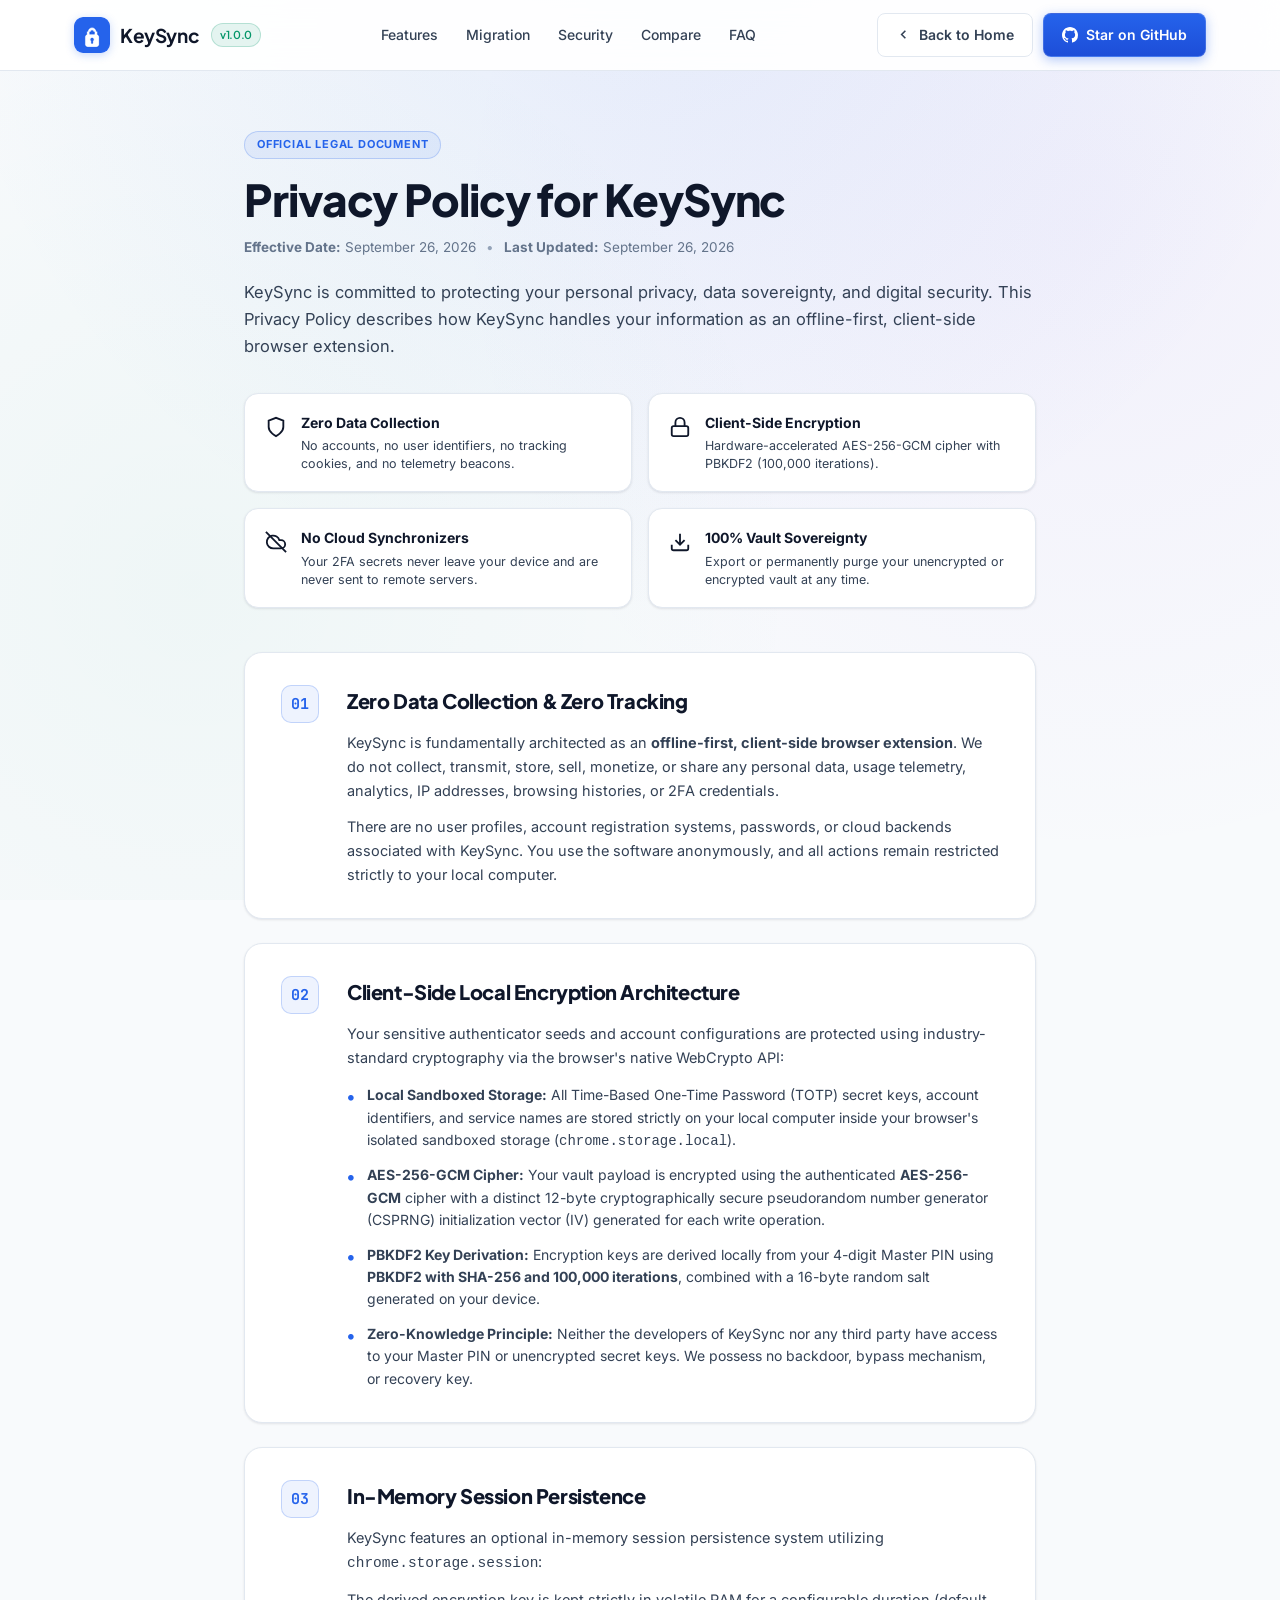
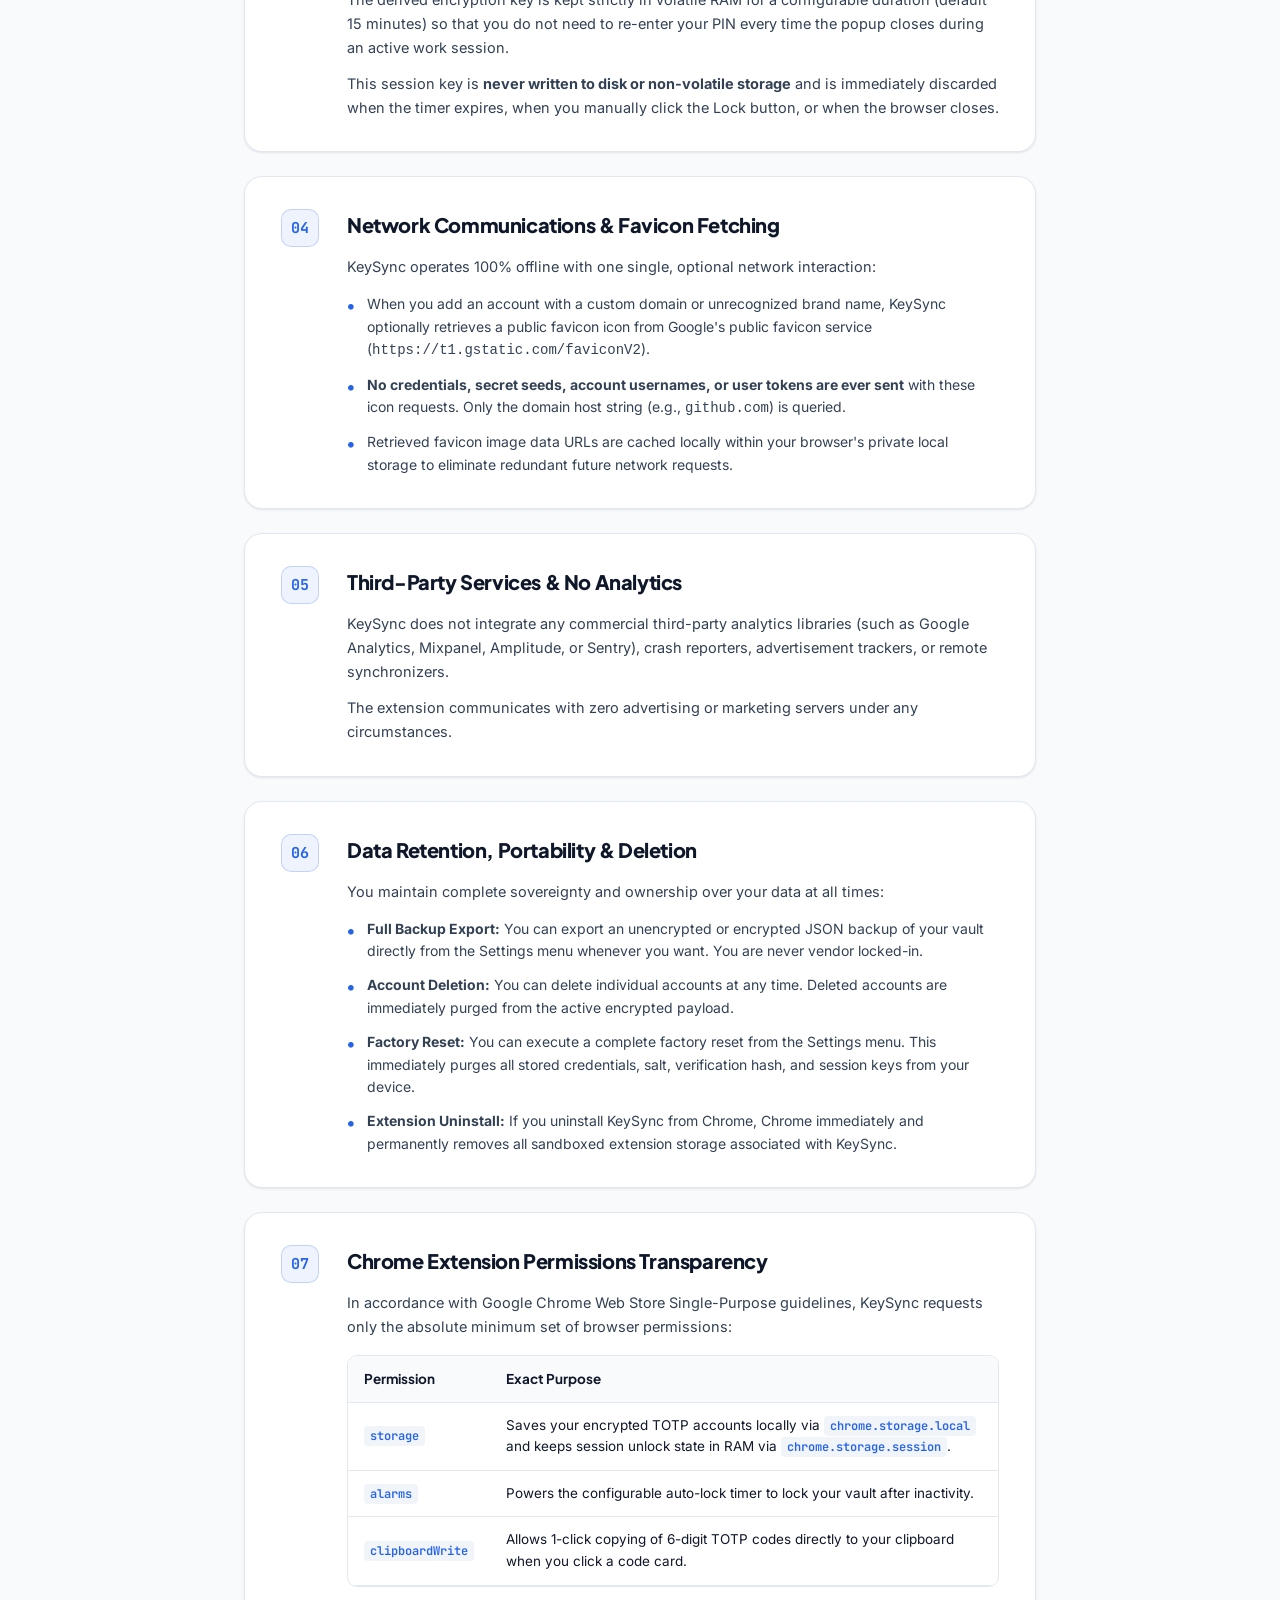
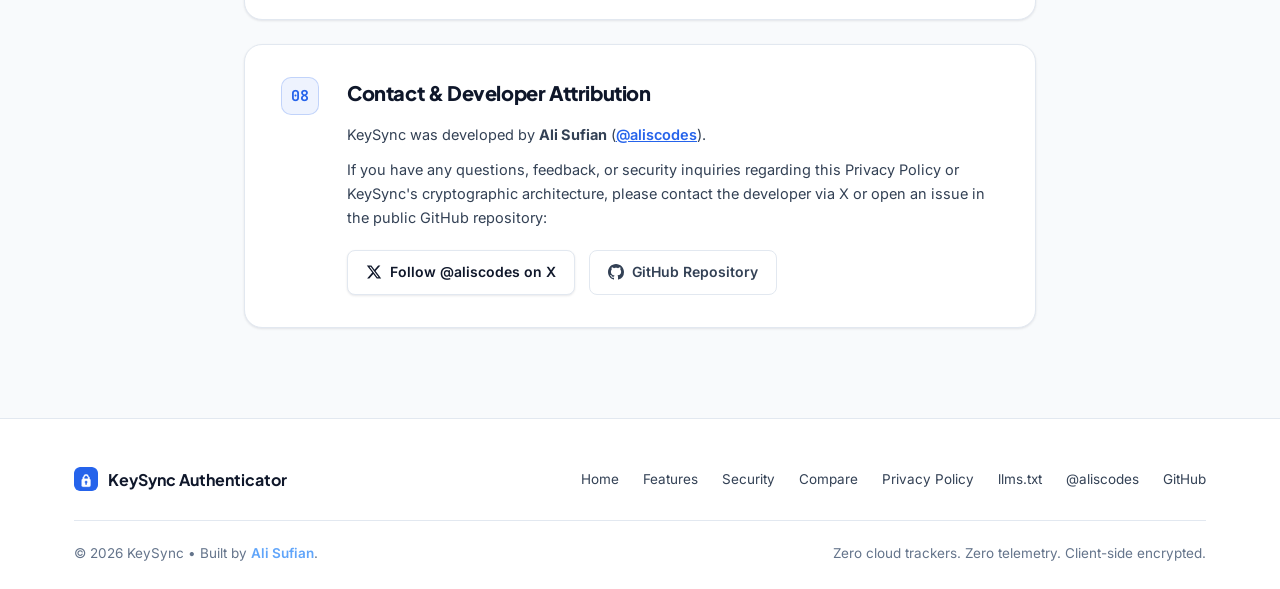
<file: privacy.html>
<!DOCTYPE html>
<html lang="en">

<head>
  <meta charset="UTF-8">
  <meta name="viewport" content="width=device-width, initial-scale=1.0">
  <title>Privacy Policy | KeySync Authenticator</title>
  <meta name="description"
    content="KeySync Privacy Policy: 100% offline, zero data collection, AES-256-GCM local-only encryption, and zero telemetry. Learn how KeySync protects your 2FA security.">
  <meta name="author" content="Ali Sufian (@aliscodes)">
  <link rel="canonical" href="https://aliscodes.github.io/KeySync/privacy.html">

  <!-- OpenGraph / Social Sharing -->
  <meta property="og:type" content="website">
  <meta property="og:title" content="Privacy Policy | KeySync Authenticator">
  <meta property="og:description"
    content="Zero cloud trackers. Zero telemetry. 100% client-side local encryption with AES-256-GCM.">
  <meta property="og:image" content="assets/sc-main.png">

  <!-- Favicon -->
  <link rel="icon" type="image/png" sizes="32x32" href="assets/icon-32.png">
  <link rel="icon" type="image/png" sizes="16x16" href="assets/icon-16.png">

  <!-- Typography -->
  <link rel="preconnect" href="https://fonts.googleapis.com">
  <link rel="preconnect" href="https://fonts.gstatic.com" crossorigin>
  <link
    href="https://fonts.googleapis.com/css2?family=Inter:wght@400;500;600;700&family=JetBrains+Mono:wght@500;600;700&family=Plus+Jakarta+Sans:wght@600;700;800&display=swap"
    rel="stylesheet">

  <link rel="stylesheet" href="style.css">
  
  <!-- Vercel Web Analytics -->
  <script defer src="https://cdn.vercel-insights.com/v1/script.js"></script>
</head>

<body class="policy-body-page">

  <!-- Navigation -->
  <nav class="site-nav">
    <div class="container nav-inner">
      <a href="index.html" class="brand-link" aria-label="KeySync Home">
        <div class="brand-icon-wrap">
          <img src="assets/icon-48.png" alt="KeySync Logo">
        </div>
        <span>KeySync</span>
        <span class="brand-version">v1.0.0</span>
      </a>

      <div class="nav-links">
        <a href="index.html#features">Features</a>
        <a href="index.html#how-it-works">Migration</a>
        <a href="index.html#security">Security</a>
        <a href="index.html#comparison">Compare</a>
        <a href="index.html#faq">FAQ</a>
      </div>

      <div class="nav-cta-group">
        <a href="index.html" class="btn btn-outline">
          <svg viewBox="0 0 24 24" width="15" height="15" fill="none" stroke="currentColor" stroke-width="2.5">
            <polyline points="15 18 9 12 15 6"></polyline>
          </svg>
          <span>Back to Home</span>
        </a>
        <a href="https://github.com/alisufiankhan/KeySync" target="_blank" rel="noopener noreferrer"
          class="btn btn-primary">
          <svg viewBox="0 0 24 24" width="16" height="16" fill="currentColor">
            <path
              d="M12 0C5.37 0 0 5.37 0 12c0 5.31 3.435 9.795 8.205 11.385.6.105.825-.255.825-.57 0-.285-.015-1.23-.015-2.235-3.015.555-3.795-.735-4.035-1.41-.135-.345-.72-1.41-1.23-1.695-.42-.225-1.02-.78-.015-.795.945-.015 1.62.87 1.845 1.23 1.08 1.815 2.805 1.305 3.495.99.105-.78.42-1.305.765-1.605-2.67-.3-5.46-1.335-5.46-5.925 0-1.305.465-2.385 1.23-3.225-.12-.3-.54-1.53.12-3.18 0 0 1.005-.315 3.3 1.23.96-.27 1.98-.405 3-.405s2.04.135 3 .405c2.295-1.56 3.3-1.23 3.3-1.23.66 1.65.24 2.88.12 3.18.765.84 1.23 1.905 1.23 3.225 0 4.605-2.805 5.625-5.475 5.925.435.375.81 1.095.81 2.22 0 1.605-.015 2.895-.015 3.3 0 .315.225.69.825.57A12.02 12.02 0 0024 12c0-6.63-5.37-12-12-12z" />
          </svg>
          <span>Star on GitHub</span>
        </a>
      </div>
    </div>
  </nav>

  <!-- Main Content -->
  <main class="policy-main">
    <div class="container container-narrow">

      <!-- Policy Header -->
      <div class="policy-header">
        <span class="policy-tag">Official Legal Document</span>
        <h1 class="policy-title">Privacy Policy for KeySync</h1>
        <div class="policy-meta">
          <span><strong>Effective Date:</strong> September 26, 2026</span>
          <span class="meta-separator">•</span>
          <span><strong>Last Updated:</strong> September 26, 2026</span>
        </div>
        <p class="policy-intro">
          KeySync is committed to protecting your personal privacy, data sovereignty, and digital security. This Privacy
          Policy describes how KeySync handles your information as an offline-first, client-side browser extension.
        </p>

        <!-- Executive Summary Highlights -->
        <div class="policy-highlights-grid">
          <div class="highlight-item">
            <div class="highlight-icon">
              <svg viewBox="0 0 24 24" width="22" height="22" fill="none" stroke="currentColor" stroke-width="2"><path d="M12 22s8-4 8-10V5l-8-3-8 3v7c0 6 8 10 8 10z"></path></svg>
            </div>
            <div>
              <div class="highlight-title">Zero Data Collection</div>
              <div class="highlight-desc">No accounts, no user identifiers, no tracking cookies, and no telemetry
                beacons.</div>
            </div>
          </div>
          <div class="highlight-item">
            <div class="highlight-icon">
              <svg viewBox="0 0 24 24" width="22" height="22" fill="none" stroke="currentColor" stroke-width="2"><rect x="3" y="11" width="18" height="11" rx="2" ry="2"></rect><path d="M7 11V7a5 5 0 0 1 10 0v4"></path></svg>
            </div>
            <div>
              <div class="highlight-title">Client-Side Encryption</div>
              <div class="highlight-desc">Hardware-accelerated AES-256-GCM cipher with PBKDF2 (100,000 iterations).
              </div>
            </div>
          </div>
          <div class="highlight-item">
            <div class="highlight-icon">
              <svg viewBox="0 0 24 24" width="22" height="22" fill="none" stroke="currentColor" stroke-width="2"><path d="M17.5 19H9a7 7 0 1 1 6.71-9h1.79a4.5 4.5 0 1 1 0 9Z"></path><line x1="1" y1="1" x2="23" y2="23"></line></svg>
            </div>
            <div>
              <div class="highlight-title">No Cloud Synchronizers</div>
              <div class="highlight-desc">Your 2FA secrets never leave your device and are never sent to remote servers.
              </div>
            </div>
          </div>
          <div class="highlight-item">
            <div class="highlight-icon">
              <svg viewBox="0 0 24 24" width="22" height="22" fill="none" stroke="currentColor" stroke-width="2"><path d="M21 15v4a2 2 0 0 1-2 2H5a2 2 0 0 1-2-2v-4"></path><polyline points="7 10 12 15 17 10"></polyline><line x1="12" y1="15" x2="12" y2="3"></line></svg>
            </div>
            <div>
              <div class="highlight-title">100% Vault Sovereignty</div>
              <div class="highlight-desc">Export or permanently purge your unencrypted or encrypted vault at any time.
              </div>
            </div>
          </div>
        </div>
      </div>

      <!-- Policy Content Cards -->
      <article class="policy-article">

        <!-- Section 1 -->
        <section class="policy-section-card">
          <div class="policy-section-num">01</div>
          <div class="policy-section-body">
            <h2 class="policy-section-heading">Zero Data Collection &amp; Zero Tracking</h2>
            <p>
              KeySync is fundamentally architected as an <strong>offline-first, client-side browser extension</strong>.
              We do not collect, transmit, store, sell, monetize, or share any personal data, usage telemetry,
              analytics, IP addresses, browsing histories, or 2FA credentials.
            </p>
            <p>
              There are no user profiles, account registration systems, passwords, or cloud backends associated with
              KeySync. You use the software anonymously, and all actions remain restricted strictly to your local
              computer.
            </p>
          </div>
        </section>

        <!-- Section 2 -->
        <section class="policy-section-card">
          <div class="policy-section-num">02</div>
          <div class="policy-section-body">
            <h2 class="policy-section-heading">Client-Side Local Encryption Architecture</h2>
            <p>
              Your sensitive authenticator seeds and account configurations are protected using industry-standard
              cryptography via the browser's native WebCrypto API:
            </p>
            <ul class="policy-list">
              <li>
                <strong>Local Sandboxed Storage:</strong> All Time-Based One-Time Password (TOTP) secret keys, account
                identifiers, and service names are stored strictly on your local computer inside your browser's isolated
                sandboxed storage (<code>chrome.storage.local</code>).
              </li>
              <li>
                <strong>AES-256-GCM Cipher:</strong> Your vault payload is encrypted using the authenticated
                <strong>AES-256-GCM</strong> cipher with a distinct 12-byte cryptographically secure pseudorandom number
                generator (CSPRNG) initialization vector (IV) generated for each write operation.
              </li>
              <li>
                <strong>PBKDF2 Key Derivation:</strong> Encryption keys are derived locally from your 4-digit Master PIN
                using <strong>PBKDF2 with SHA-256 and 100,000 iterations</strong>, combined with a 16-byte random salt
                generated on your device.
              </li>
              <li>
                <strong>Zero-Knowledge Principle:</strong> Neither the developers of KeySync nor any third party have
                access to your Master PIN or unencrypted secret keys. We possess no backdoor, bypass mechanism, or
                recovery key.
              </li>
            </ul>
          </div>
        </section>

        <!-- Section 3 -->
        <section class="policy-section-card">
          <div class="policy-section-num">03</div>
          <div class="policy-section-body">
            <h2 class="policy-section-heading">In-Memory Session Persistence</h2>
            <p>
              KeySync features an optional in-memory session persistence system utilizing
              <code>chrome.storage.session</code>:
            </p>
            <p>
              The derived encryption key is kept strictly in volatile RAM for a configurable duration (default 15
              minutes) so that you do not need to re-enter your PIN every time the popup closes during an active work
              session.
            </p>
            <p>
              This session key is <strong>never written to disk or non-volatile storage</strong> and is immediately
              discarded when the timer expires, when you manually click the Lock button, or when the browser closes.
            </p>
          </div>
        </section>

        <!-- Section 4 -->
        <section class="policy-section-card">
          <div class="policy-section-num">04</div>
          <div class="policy-section-body">
            <h2 class="policy-section-heading">Network Communications &amp; Favicon Fetching</h2>
            <p>
              KeySync operates 100% offline with one single, optional network interaction:
            </p>
            <ul class="policy-list">
              <li>
                When you add an account with a custom domain or unrecognized brand name, KeySync optionally retrieves a
                public favicon icon from Google's public favicon service
                (<code>https://t1.gstatic.com/faviconV2</code>).
              </li>
              <li>
                <strong>No credentials, secret seeds, account usernames, or user tokens are ever sent</strong> with
                these icon requests. Only the domain host string (e.g., <code>github.com</code>) is queried.
              </li>
              <li>
                Retrieved favicon image data URLs are cached locally within your browser's private local storage to
                eliminate redundant future network requests.
              </li>
            </ul>
          </div>
        </section>

        <!-- Section 5 -->
        <section class="policy-section-card">
          <div class="policy-section-num">05</div>
          <div class="policy-section-body">
            <h2 class="policy-section-heading">Third-Party Services &amp; No Analytics</h2>
            <p>
              KeySync does not integrate any commercial third-party analytics libraries (such as Google Analytics,
              Mixpanel, Amplitude, or Sentry), crash reporters, advertisement trackers, or remote synchronizers.
            </p>
            <p>
              The extension communicates with zero advertising or marketing servers under any circumstances.
            </p>
          </div>
        </section>

        <!-- Section 6 -->
        <section class="policy-section-card">
          <div class="policy-section-num">06</div>
          <div class="policy-section-body">
            <h2 class="policy-section-heading">Data Retention, Portability &amp; Deletion</h2>
            <p>
              You maintain complete sovereignty and ownership over your data at all times:
            </p>
            <ul class="policy-list">
              <li>
                <strong>Full Backup Export:</strong> You can export an unencrypted or encrypted JSON backup of your
                vault directly from the Settings menu whenever you want. You are never vendor locked-in.
              </li>
              <li>
                <strong>Account Deletion:</strong> You can delete individual accounts at any time. Deleted accounts are
                immediately purged from the active encrypted payload.
              </li>
              <li>
                <strong>Factory Reset:</strong> You can execute a complete factory reset from the Settings menu. This
                immediately purges all stored credentials, salt, verification hash, and session keys from your device.
              </li>
              <li>
                <strong>Extension Uninstall:</strong> If you uninstall KeySync from Chrome, Chrome immediately and
                permanently removes all sandboxed extension storage associated with KeySync.
              </li>
            </ul>
          </div>
        </section>

        <!-- Section 7 -->
        <section class="policy-section-card">
          <div class="policy-section-num">07</div>
          <div class="policy-section-body">
            <h2 class="policy-section-heading">Chrome Extension Permissions Transparency</h2>
            <p>
              In accordance with Google Chrome Web Store Single-Purpose guidelines, KeySync requests only the absolute
              minimum set of browser permissions:
            </p>
            <div class="policy-table-wrap">
              <table class="policy-table">
                <thead>
                  <tr>
                    <th>Permission</th>
                    <th>Exact Purpose</th>
                  </tr>
                </thead>
                <tbody>
                  <tr>
                    <td><code>storage</code></td>
                    <td>Saves your encrypted TOTP accounts locally via <code>chrome.storage.local</code> and keeps
                      session unlock state in RAM via <code>chrome.storage.session</code>.</td>
                  </tr>
                  <tr>
                    <td><code>alarms</code></td>
                    <td>Powers the configurable auto-lock timer to lock your vault after inactivity.</td>
                  </tr>
                  <tr>
                    <td><code>clipboardWrite</code></td>
                    <td>Allows 1-click copying of 6-digit TOTP codes directly to your clipboard when you click a code
                      card.</td>
                  </tr>
                </tbody>
              </table>
            </div>
          </div>
        </section>

        <!-- Section 8 -->
        <section class="policy-section-card">
          <div class="policy-section-num">08</div>
          <div class="policy-section-body">
            <h2 class="policy-section-heading">Contact &amp; Developer Attribution</h2>
            <p>
              KeySync was developed by <strong>Ali Sufian</strong> (<a href="https://x.com/aliscodes" target="_blank"
                rel="noopener noreferrer" class="policy-link">@aliscodes</a>).
            </p>
            <p>
              If you have any questions, feedback, or security inquiries regarding this Privacy Policy or KeySync's
              cryptographic architecture, please contact the developer via X or open an issue in the public GitHub
              repository:
            </p>
            <div class="policy-contact-links">
              <a href="https://x.com/aliscodes" target="_blank" rel="noopener noreferrer" class="btn btn-secondary">
                <svg viewBox="0 0 24 24" width="16" height="16" fill="currentColor">
                  <path
                    d="M18.244 2.25h3.308l-7.227 8.26 8.502 11.24H16.17l-5.214-6.817L4.99 21.75H1.68l7.73-8.835L1.254 2.25H8.08l4.713 6.231zm-1.161 17.52h1.833L7.084 4.126H5.117z" />
                </svg>
                <span>Follow @aliscodes on X</span>
              </a>
              <a href="https://github.com/alisufiankhan/KeySync" target="_blank" rel="noopener noreferrer"
                class="btn btn-outline">
                <svg viewBox="0 0 24 24" width="16" height="16" fill="currentColor">
                  <path
                    d="M12 0C5.37 0 0 5.37 0 12c0 5.31 3.435 9.795 8.205 11.385.6.105.825-.255.825-.57 0-.285-.015-1.23-.015-2.235-3.015.555-3.795-.735-4.035-1.41-.135-.345-.72-1.41-1.23-1.695-.42-.225-1.02-.78-.015-.795.945-.015 1.62.87 1.845 1.23 1.08 1.815 2.805 1.305 3.495.99.105-.78.42-1.305.765-1.605-2.67-.3-5.46-1.335-5.46-5.925 0-1.305.465-2.385 1.23-3.225-.12-.3-.54-1.53.12-3.18 0 0 1.005-.315 3.3 1.23.96-.27 1.98-.405 3-.405s2.04.135 3 .405c2.295-1.56 3.3-1.23 3.3-1.23.66 1.65.24 2.88.12 3.18.765.84 1.23 1.905 1.23 3.225 0 4.605-2.805 5.625-5.475 5.925.435.375.81 1.095.81 2.22 0 1.605-.015 2.895-.015 3.3 0 .315.225.69.825.57A12.02 12.02 0 0024 12c0-6.63-5.37-12-12-12z" />
                </svg>
                <span>GitHub Repository</span>
              </a>
            </div>
          </div>
        </section>

      </article>
    </div>
  </main>

  <!-- Footer -->
  <footer class="site-footer">
    <div class="container">
      <div class="footer-top">
        <div class="footer-brand">
          <img src="assets/icon-32.png" alt="KeySync">
          <span>KeySync Authenticator</span>
        </div>
        <div class="footer-nav">
          <a href="index.html">Home</a>
          <a href="index.html#features">Features</a>
          <a href="index.html#security">Security</a>
          <a href="index.html#comparison">Compare</a>
          <a href="privacy.html" class="active">Privacy Policy</a>
          <a href="llms.txt" target="_blank">llms.txt</a>
          <a href="https://x.com/aliscodes" target="_blank" rel="noopener noreferrer">@aliscodes</a>
          <a href="https://github.com/alisufiankhan/KeySync" target="_blank" rel="noopener noreferrer">GitHub</a>
        </div>
      </div>
      <div class="footer-bottom">
        <div>
          <span>© <span id="current-year">2026</span> KeySync • Built by <a href="https://x.com/aliscodes"
              target="_blank" rel="noopener noreferrer" style="color: #60A5FA; font-weight: 600;">Ali Sufian</a>.</span>
        </div>
        <div>
          <span>Zero cloud trackers. Zero telemetry. Client-side encrypted.</span>
        </div>
      </div>
    </div>
  </footer>

  <script>
    const yearEl = document.getElementById('current-year');
    if (yearEl) yearEl.textContent = new Date().getFullYear();
  </script>
</body>

</html>
</file>
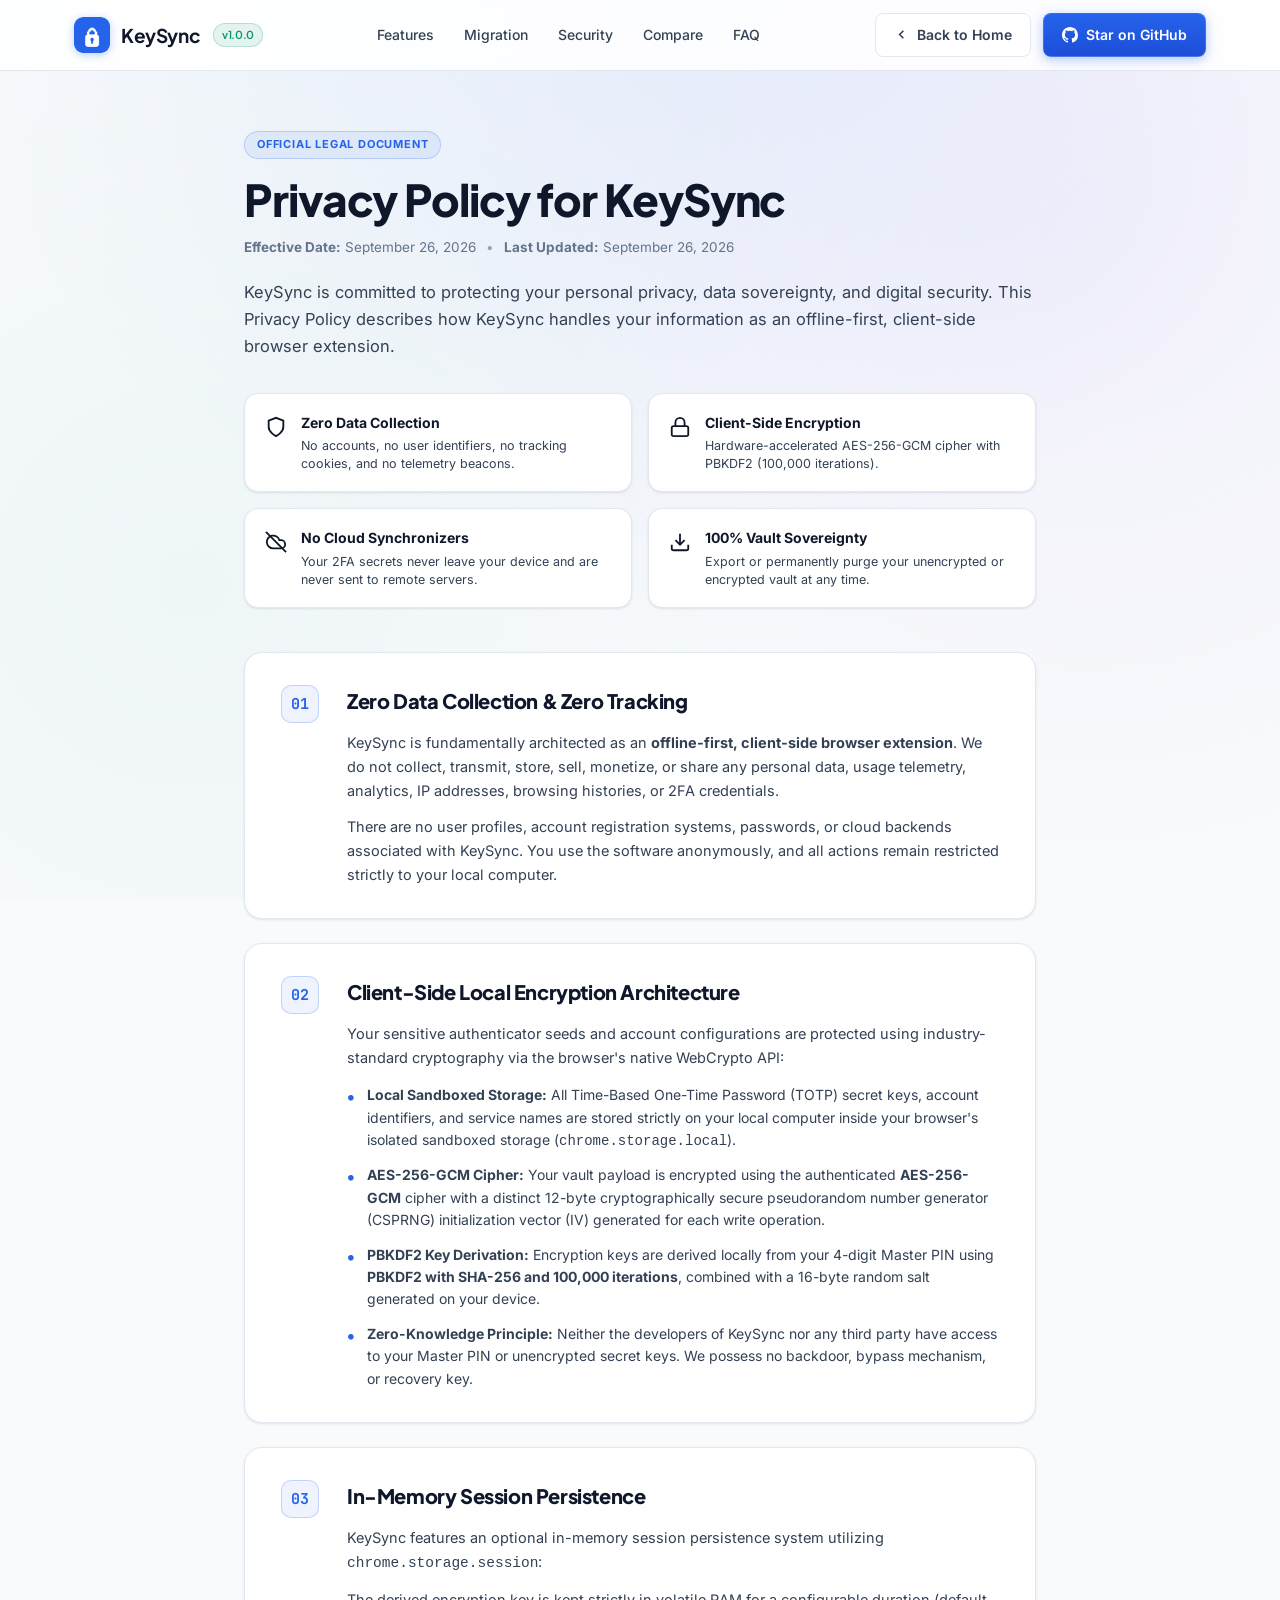
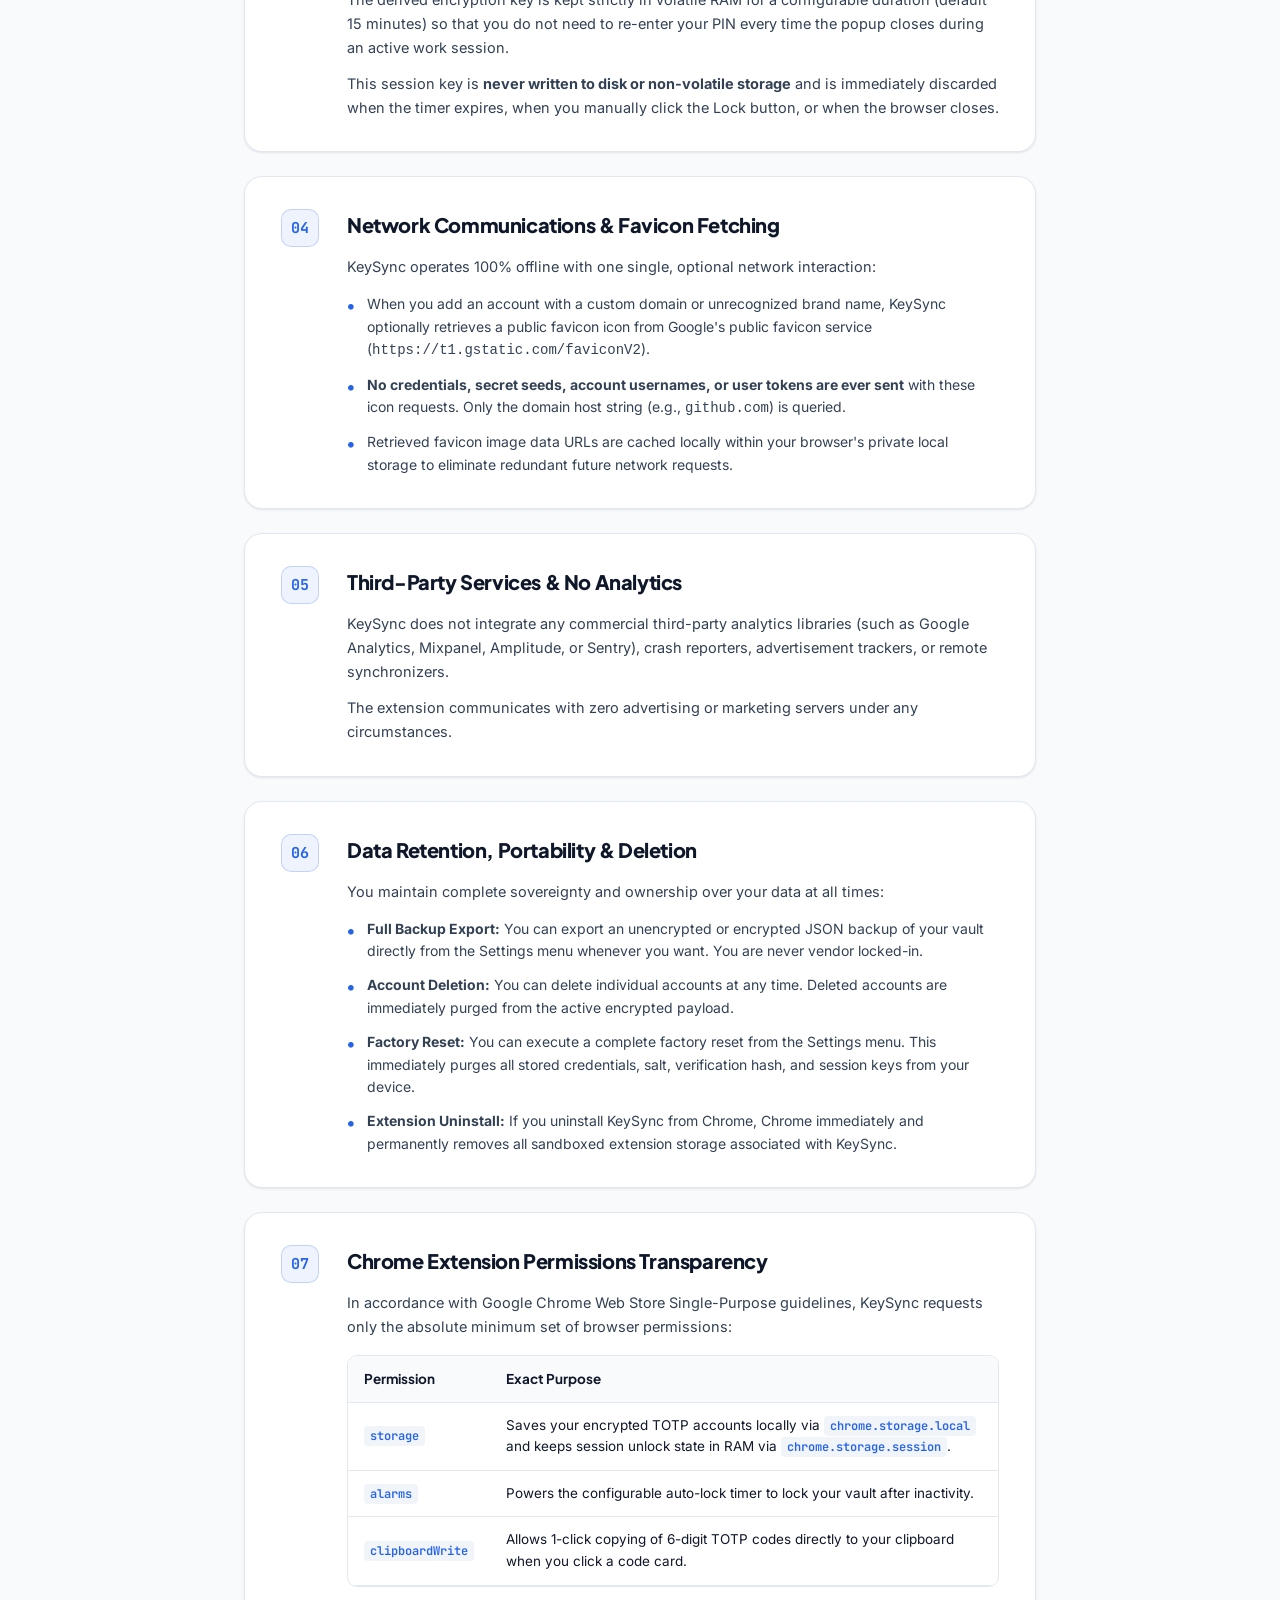
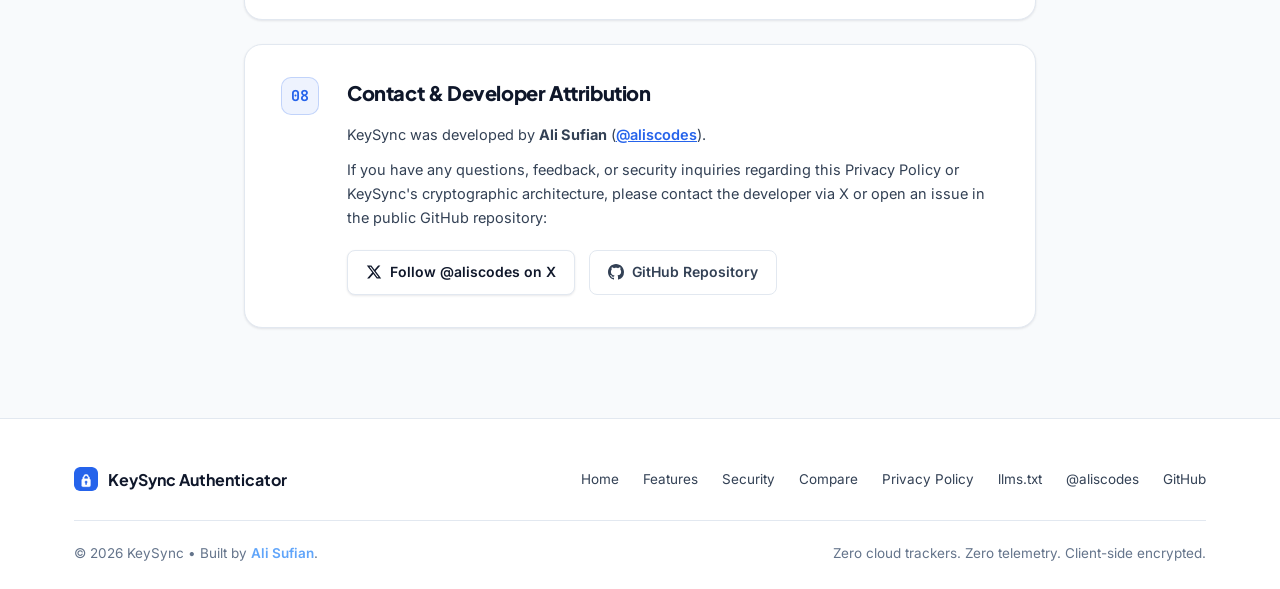
<file: docs/privacy.html>
<!DOCTYPE html>
<html lang="en">

<head>
  <meta charset="UTF-8">
  <meta name="viewport" content="width=device-width, initial-scale=1.0">
  <title>Privacy Policy | KeySync Authenticator</title>
  <meta name="description"
    content="KeySync Privacy Policy: 100% offline, zero data collection, AES-256-GCM local-only encryption, and zero telemetry. Learn how KeySync protects your 2FA security.">
  <meta name="author" content="Ali Sufian (@aliscodes)">
  <link rel="canonical" href="https://aliscodes.github.io/KeySync/privacy.html">

  <!-- OpenGraph / Social Sharing -->
  <meta property="og:type" content="website">
  <meta property="og:title" content="Privacy Policy | KeySync Authenticator">
  <meta property="og:description"
    content="Zero cloud trackers. Zero telemetry. 100% client-side local encryption with AES-256-GCM.">
  <meta property="og:image" content="assets/sc-main.png">

  <!-- Favicon -->
  <link rel="icon" type="image/png" sizes="32x32" href="assets/icon-32.png">
  <link rel="icon" type="image/png" sizes="16x16" href="assets/icon-16.png">

  <!-- Typography -->
  <link rel="preconnect" href="https://fonts.googleapis.com">
  <link rel="preconnect" href="https://fonts.gstatic.com" crossorigin>
  <link
    href="https://fonts.googleapis.com/css2?family=Inter:wght@400;500;600;700&family=JetBrains+Mono:wght@500;600;700&family=Plus+Jakarta+Sans:wght@600;700;800&display=swap"
    rel="stylesheet">

  <link rel="stylesheet" href="style.css">
</head>

<body class="policy-body-page">

  <!-- Navigation -->
  <nav class="site-nav">
    <div class="container nav-inner">
      <a href="index.html" class="brand-link" aria-label="KeySync Home">
        <div class="brand-icon-wrap">
          <img src="assets/icon-48.png" alt="KeySync Logo">
        </div>
        <span>KeySync</span>
        <span class="brand-version">v1.0.0</span>
      </a>

      <div class="nav-links">
        <a href="index.html#features">Features</a>
        <a href="index.html#how-it-works">Migration</a>
        <a href="index.html#security">Security</a>
        <a href="index.html#comparison">Compare</a>
        <a href="index.html#faq">FAQ</a>
      </div>

      <div class="nav-cta-group">
        <a href="index.html" class="btn btn-outline">
          <svg viewBox="0 0 24 24" width="15" height="15" fill="none" stroke="currentColor" stroke-width="2.5">
            <polyline points="15 18 9 12 15 6"></polyline>
          </svg>
          <span>Back to Home</span>
        </a>
        <a href="https://github.com/alisufiankhan/KeySync" target="_blank" rel="noopener noreferrer"
          class="btn btn-primary">
          <svg viewBox="0 0 24 24" width="16" height="16" fill="currentColor">
            <path
              d="M12 0C5.37 0 0 5.37 0 12c0 5.31 3.435 9.795 8.205 11.385.6.105.825-.255.825-.57 0-.285-.015-1.23-.015-2.235-3.015.555-3.795-.735-4.035-1.41-.135-.345-.72-1.41-1.23-1.695-.42-.225-1.02-.78-.015-.795.945-.015 1.62.87 1.845 1.23 1.08 1.815 2.805 1.305 3.495.99.105-.78.42-1.305.765-1.605-2.67-.3-5.46-1.335-5.46-5.925 0-1.305.465-2.385 1.23-3.225-.12-.3-.54-1.53.12-3.18 0 0 1.005-.315 3.3 1.23.96-.27 1.98-.405 3-.405s2.04.135 3 .405c2.295-1.56 3.3-1.23 3.3-1.23.66 1.65.24 2.88.12 3.18.765.84 1.23 1.905 1.23 3.225 0 4.605-2.805 5.625-5.475 5.925.435.375.81 1.095.81 2.22 0 1.605-.015 2.895-.015 3.3 0 .315.225.69.825.57A12.02 12.02 0 0024 12c0-6.63-5.37-12-12-12z" />
          </svg>
          <span>Star on GitHub</span>
        </a>
      </div>
    </div>
  </nav>

  <!-- Main Content -->
  <main class="policy-main">
    <div class="container container-narrow">

      <!-- Policy Header -->
      <div class="policy-header">
        <span class="policy-tag">Official Legal Document</span>
        <h1 class="policy-title">Privacy Policy for KeySync</h1>
        <div class="policy-meta">
          <span><strong>Effective Date:</strong> September 26, 2026</span>
          <span class="meta-separator">•</span>
          <span><strong>Last Updated:</strong> September 26, 2026</span>
        </div>
        <p class="policy-intro">
          KeySync is committed to protecting your personal privacy, data sovereignty, and digital security. This Privacy
          Policy describes how KeySync handles your information as an offline-first, client-side browser extension.
        </p>

        <!-- Executive Summary Highlights -->
        <div class="policy-highlights-grid">
          <div class="highlight-item">
            <div class="highlight-icon">
              <svg viewBox="0 0 24 24" width="22" height="22" fill="none" stroke="currentColor" stroke-width="2"><path d="M12 22s8-4 8-10V5l-8-3-8 3v7c0 6 8 10 8 10z"></path></svg>
            </div>
            <div>
              <div class="highlight-title">Zero Data Collection</div>
              <div class="highlight-desc">No accounts, no user identifiers, no tracking cookies, and no telemetry
                beacons.</div>
            </div>
          </div>
          <div class="highlight-item">
            <div class="highlight-icon">
              <svg viewBox="0 0 24 24" width="22" height="22" fill="none" stroke="currentColor" stroke-width="2"><rect x="3" y="11" width="18" height="11" rx="2" ry="2"></rect><path d="M7 11V7a5 5 0 0 1 10 0v4"></path></svg>
            </div>
            <div>
              <div class="highlight-title">Client-Side Encryption</div>
              <div class="highlight-desc">Hardware-accelerated AES-256-GCM cipher with PBKDF2 (100,000 iterations).
              </div>
            </div>
          </div>
          <div class="highlight-item">
            <div class="highlight-icon">
              <svg viewBox="0 0 24 24" width="22" height="22" fill="none" stroke="currentColor" stroke-width="2"><path d="M17.5 19H9a7 7 0 1 1 6.71-9h1.79a4.5 4.5 0 1 1 0 9Z"></path><line x1="1" y1="1" x2="23" y2="23"></line></svg>
            </div>
            <div>
              <div class="highlight-title">No Cloud Synchronizers</div>
              <div class="highlight-desc">Your 2FA secrets never leave your device and are never sent to remote servers.
              </div>
            </div>
          </div>
          <div class="highlight-item">
            <div class="highlight-icon">
              <svg viewBox="0 0 24 24" width="22" height="22" fill="none" stroke="currentColor" stroke-width="2"><path d="M21 15v4a2 2 0 0 1-2 2H5a2 2 0 0 1-2-2v-4"></path><polyline points="7 10 12 15 17 10"></polyline><line x1="12" y1="15" x2="12" y2="3"></line></svg>
            </div>
            <div>
              <div class="highlight-title">100% Vault Sovereignty</div>
              <div class="highlight-desc">Export or permanently purge your unencrypted or encrypted vault at any time.
              </div>
            </div>
          </div>
        </div>
      </div>

      <!-- Policy Content Cards -->
      <article class="policy-article">

        <!-- Section 1 -->
        <section class="policy-section-card">
          <div class="policy-section-num">01</div>
          <div class="policy-section-body">
            <h2 class="policy-section-heading">Zero Data Collection &amp; Zero Tracking</h2>
            <p>
              KeySync is fundamentally architected as an <strong>offline-first, client-side browser extension</strong>.
              We do not collect, transmit, store, sell, monetize, or share any personal data, usage telemetry,
              analytics, IP addresses, browsing histories, or 2FA credentials.
            </p>
            <p>
              There are no user profiles, account registration systems, passwords, or cloud backends associated with
              KeySync. You use the software anonymously, and all actions remain restricted strictly to your local
              computer.
            </p>
          </div>
        </section>

        <!-- Section 2 -->
        <section class="policy-section-card">
          <div class="policy-section-num">02</div>
          <div class="policy-section-body">
            <h2 class="policy-section-heading">Client-Side Local Encryption Architecture</h2>
            <p>
              Your sensitive authenticator seeds and account configurations are protected using industry-standard
              cryptography via the browser's native WebCrypto API:
            </p>
            <ul class="policy-list">
              <li>
                <strong>Local Sandboxed Storage:</strong> All Time-Based One-Time Password (TOTP) secret keys, account
                identifiers, and service names are stored strictly on your local computer inside your browser's isolated
                sandboxed storage (<code>chrome.storage.local</code>).
              </li>
              <li>
                <strong>AES-256-GCM Cipher:</strong> Your vault payload is encrypted using the authenticated
                <strong>AES-256-GCM</strong> cipher with a distinct 12-byte cryptographically secure pseudorandom number
                generator (CSPRNG) initialization vector (IV) generated for each write operation.
              </li>
              <li>
                <strong>PBKDF2 Key Derivation:</strong> Encryption keys are derived locally from your 4-digit Master PIN
                using <strong>PBKDF2 with SHA-256 and 100,000 iterations</strong>, combined with a 16-byte random salt
                generated on your device.
              </li>
              <li>
                <strong>Zero-Knowledge Principle:</strong> Neither the developers of KeySync nor any third party have
                access to your Master PIN or unencrypted secret keys. We possess no backdoor, bypass mechanism, or
                recovery key.
              </li>
            </ul>
          </div>
        </section>

        <!-- Section 3 -->
        <section class="policy-section-card">
          <div class="policy-section-num">03</div>
          <div class="policy-section-body">
            <h2 class="policy-section-heading">In-Memory Session Persistence</h2>
            <p>
              KeySync features an optional in-memory session persistence system utilizing
              <code>chrome.storage.session</code>:
            </p>
            <p>
              The derived encryption key is kept strictly in volatile RAM for a configurable duration (default 15
              minutes) so that you do not need to re-enter your PIN every time the popup closes during an active work
              session.
            </p>
            <p>
              This session key is <strong>never written to disk or non-volatile storage</strong> and is immediately
              discarded when the timer expires, when you manually click the Lock button, or when the browser closes.
            </p>
          </div>
        </section>

        <!-- Section 4 -->
        <section class="policy-section-card">
          <div class="policy-section-num">04</div>
          <div class="policy-section-body">
            <h2 class="policy-section-heading">Network Communications &amp; Favicon Fetching</h2>
            <p>
              KeySync operates 100% offline with one single, optional network interaction:
            </p>
            <ul class="policy-list">
              <li>
                When you add an account with a custom domain or unrecognized brand name, KeySync optionally retrieves a
                public favicon icon from Google's public favicon service
                (<code>https://t1.gstatic.com/faviconV2</code>).
              </li>
              <li>
                <strong>No credentials, secret seeds, account usernames, or user tokens are ever sent</strong> with
                these icon requests. Only the domain host string (e.g., <code>github.com</code>) is queried.
              </li>
              <li>
                Retrieved favicon image data URLs are cached locally within your browser's private local storage to
                eliminate redundant future network requests.
              </li>
            </ul>
          </div>
        </section>

        <!-- Section 5 -->
        <section class="policy-section-card">
          <div class="policy-section-num">05</div>
          <div class="policy-section-body">
            <h2 class="policy-section-heading">Third-Party Services &amp; No Analytics</h2>
            <p>
              KeySync does not integrate any commercial third-party analytics libraries (such as Google Analytics,
              Mixpanel, Amplitude, or Sentry), crash reporters, advertisement trackers, or remote synchronizers.
            </p>
            <p>
              The extension communicates with zero advertising or marketing servers under any circumstances.
            </p>
          </div>
        </section>

        <!-- Section 6 -->
        <section class="policy-section-card">
          <div class="policy-section-num">06</div>
          <div class="policy-section-body">
            <h2 class="policy-section-heading">Data Retention, Portability &amp; Deletion</h2>
            <p>
              You maintain complete sovereignty and ownership over your data at all times:
            </p>
            <ul class="policy-list">
              <li>
                <strong>Full Backup Export:</strong> You can export an unencrypted or encrypted JSON backup of your
                vault directly from the Settings menu whenever you want. You are never vendor locked-in.
              </li>
              <li>
                <strong>Account Deletion:</strong> You can delete individual accounts at any time. Deleted accounts are
                immediately purged from the active encrypted payload.
              </li>
              <li>
                <strong>Factory Reset:</strong> You can execute a complete factory reset from the Settings menu. This
                immediately purges all stored credentials, salt, verification hash, and session keys from your device.
              </li>
              <li>
                <strong>Extension Uninstall:</strong> If you uninstall KeySync from Chrome, Chrome immediately and
                permanently removes all sandboxed extension storage associated with KeySync.
              </li>
            </ul>
          </div>
        </section>

        <!-- Section 7 -->
        <section class="policy-section-card">
          <div class="policy-section-num">07</div>
          <div class="policy-section-body">
            <h2 class="policy-section-heading">Chrome Extension Permissions Transparency</h2>
            <p>
              In accordance with Google Chrome Web Store Single-Purpose guidelines, KeySync requests only the absolute
              minimum set of browser permissions:
            </p>
            <div class="policy-table-wrap">
              <table class="policy-table">
                <thead>
                  <tr>
                    <th>Permission</th>
                    <th>Exact Purpose</th>
                  </tr>
                </thead>
                <tbody>
                  <tr>
                    <td><code>storage</code></td>
                    <td>Saves your encrypted TOTP accounts locally via <code>chrome.storage.local</code> and keeps
                      session unlock state in RAM via <code>chrome.storage.session</code>.</td>
                  </tr>
                  <tr>
                    <td><code>alarms</code></td>
                    <td>Powers the configurable auto-lock timer to lock your vault after inactivity.</td>
                  </tr>
                  <tr>
                    <td><code>clipboardWrite</code></td>
                    <td>Allows 1-click copying of 6-digit TOTP codes directly to your clipboard when you click a code
                      card.</td>
                  </tr>
                </tbody>
              </table>
            </div>
          </div>
        </section>

        <!-- Section 8 -->
        <section class="policy-section-card">
          <div class="policy-section-num">08</div>
          <div class="policy-section-body">
            <h2 class="policy-section-heading">Contact &amp; Developer Attribution</h2>
            <p>
              KeySync was developed by <strong>Ali Sufian</strong> (<a href="https://x.com/aliscodes" target="_blank"
                rel="noopener noreferrer" class="policy-link">@aliscodes</a>).
            </p>
            <p>
              If you have any questions, feedback, or security inquiries regarding this Privacy Policy or KeySync's
              cryptographic architecture, please contact the developer via X or open an issue in the public GitHub
              repository:
            </p>
            <div class="policy-contact-links">
              <a href="https://x.com/aliscodes" target="_blank" rel="noopener noreferrer" class="btn btn-secondary">
                <svg viewBox="0 0 24 24" width="16" height="16" fill="currentColor">
                  <path
                    d="M18.244 2.25h3.308l-7.227 8.26 8.502 11.24H16.17l-5.214-6.817L4.99 21.75H1.68l7.73-8.835L1.254 2.25H8.08l4.713 6.231zm-1.161 17.52h1.833L7.084 4.126H5.117z" />
                </svg>
                <span>Follow @aliscodes on X</span>
              </a>
              <a href="https://github.com/alisufiankhan/KeySync" target="_blank" rel="noopener noreferrer"
                class="btn btn-outline">
                <svg viewBox="0 0 24 24" width="16" height="16" fill="currentColor">
                  <path
                    d="M12 0C5.37 0 0 5.37 0 12c0 5.31 3.435 9.795 8.205 11.385.6.105.825-.255.825-.57 0-.285-.015-1.23-.015-2.235-3.015.555-3.795-.735-4.035-1.41-.135-.345-.72-1.41-1.23-1.695-.42-.225-1.02-.78-.015-.795.945-.015 1.62.87 1.845 1.23 1.08 1.815 2.805 1.305 3.495.99.105-.78.42-1.305.765-1.605-2.67-.3-5.46-1.335-5.46-5.925 0-1.305.465-2.385 1.23-3.225-.12-.3-.54-1.53.12-3.18 0 0 1.005-.315 3.3 1.23.96-.27 1.98-.405 3-.405s2.04.135 3 .405c2.295-1.56 3.3-1.23 3.3-1.23.66 1.65.24 2.88.12 3.18.765.84 1.23 1.905 1.23 3.225 0 4.605-2.805 5.625-5.475 5.925.435.375.81 1.095.81 2.22 0 1.605-.015 2.895-.015 3.3 0 .315.225.69.825.57A12.02 12.02 0 0024 12c0-6.63-5.37-12-12-12z" />
                </svg>
                <span>GitHub Repository</span>
              </a>
            </div>
          </div>
        </section>

      </article>
    </div>
  </main>

  <!-- Footer -->
  <footer class="site-footer">
    <div class="container">
      <div class="footer-top">
        <div class="footer-brand">
          <img src="assets/icon-32.png" alt="KeySync">
          <span>KeySync Authenticator</span>
        </div>
        <div class="footer-nav">
          <a href="index.html">Home</a>
          <a href="index.html#features">Features</a>
          <a href="index.html#security">Security</a>
          <a href="index.html#comparison">Compare</a>
          <a href="privacy.html" class="active">Privacy Policy</a>
          <a href="llms.txt" target="_blank">llms.txt</a>
          <a href="https://x.com/aliscodes" target="_blank" rel="noopener noreferrer">@aliscodes</a>
          <a href="https://github.com/alisufiankhan/KeySync" target="_blank" rel="noopener noreferrer">GitHub</a>
        </div>
      </div>
      <div class="footer-bottom">
        <div>
          <span>© <span id="current-year">2026</span> KeySync • Built by <a href="https://x.com/aliscodes"
              target="_blank" rel="noopener noreferrer" style="color: #60A5FA; font-weight: 600;">Ali Sufian</a>.</span>
        </div>
        <div>
          <span>Zero cloud trackers. Zero telemetry. Client-side encrypted.</span>
        </div>
      </div>
    </div>
  </footer>

  <script>
    const yearEl = document.getElementById('current-year');
    if (yearEl) yearEl.textContent = new Date().getFullYear();
  </script>
</body>

</html>
</file>
<file: style.css>
/* ==========================================================================
   KeySync: Clean, High-Converting Landing Page Stylesheet
   Modern, luminous light aesthetic (No pitch-black background)
   Ultra-readable Plus Jakarta Sans typography & responsive layout
   ========================================================================== */

:root {
  --bg-base: #F8FAFC;
  --bg-surface: #FFFFFF;
  --bg-card: #FFFFFF;
  --bg-card-hover: #F8FAFC;
  --bg-subtle: #F1F5F9;

  --border-subtle: #E2E8F0;
  --border-card: #E2E8F0;
  --border-hover: #CBD5E1;
  --border-focus: #2563EB;

  --text-main: #0F172A;
  /* Crisp, ultra-readable slate-900 */
  --text-secondary: #334155;
  /* Slate-700 */
  --text-muted: #64748B;
  /* Slate-500 */
  --text-faint: #94A3B8;
  /* Slate-400 */

  --accent-blue: #2563EB;
  --accent-blue-hover: #1D4ED8;
  --accent-blue-subtle: rgba(37, 99, 235, 0.08);
  --accent-blue-border: rgba(37, 99, 235, 0.22);

  --accent-emerald: #059669;
  --accent-emerald-bg: rgba(5, 150, 105, 0.1);
  --accent-purple: #7C3AED;
  --accent-purple-bg: rgba(124, 58, 237, 0.1);
  --accent-amber: #D97706;

  --font-heading: "Outfit", "Plus Jakarta Sans", -apple-system, BlinkMacSystemFont, "Segoe UI", Roboto, sans-serif;
  --font-sans: "Inter", -apple-system, BlinkMacSystemFont, "Segoe UI", Roboto, sans-serif;
  --font-mono: "JetBrains Mono", "SF Mono", Consolas, Menlo, Courier, monospace;

  --container-max: 1180px;
  --container-sm: 840px;
  --transition-fast: 0.16s ease;
  --transition-smooth: 0.26s cubic-bezier(0.16, 1, 0.3, 1);
  --radius-sm: 8px;
  --radius-md: 14px;
  --radius-lg: 22px;
  --radius-full: 9999px;

  --shadow-sm: 0 1px 3px rgba(15, 23, 42, 0.06), 0 1px 2px rgba(15, 23, 42, 0.04);
  --shadow-md: 0 4px 16px -2px rgba(15, 23, 42, 0.08), 0 2px 6px -1px rgba(15, 23, 42, 0.04);
  --shadow-lg: 0 16px 36px -4px rgba(15, 23, 42, 0.1), 0 6px 14px -2px rgba(15, 23, 42, 0.04);
  --shadow-window: 0 24px 60px -12px rgba(15, 23, 42, 0.14), 0 0 0 1px rgba(226, 232, 240, 0.9);
}

/* Base Reset */
*,
*::before,
*::after {
  box-sizing: border-box;
  margin: 0;
  padding: 0;
}

html {
  font-family: var(--font-sans);
  background-color: var(--bg-base);
  color: var(--text-main);
  scroll-behavior: smooth;
  -webkit-font-smoothing: antialiased;
  -moz-osx-font-smoothing: grayscale;
}

body {
  min-height: 100vh;
  line-height: 1.6;
  background-color: var(--bg-base);
  /* Luminous ambient background with subtle radial blue-indigo glow */
  background-image:
    radial-gradient(circle at 50% -10%, rgba(37, 99, 235, 0.09) 0%, transparent 60%),
    radial-gradient(circle at 85% 25%, rgba(124, 58, 237, 0.05) 0%, transparent 50%),
    radial-gradient(circle at 15% 65%, rgba(5, 150, 105, 0.04) 0%, transparent 50%);
  background-attachment: fixed;
  overflow-x: hidden;
}

a {
  color: inherit;
  text-decoration: none;
}

img {
  max-width: 100%;
  height: auto;
  display: block;
}

button {
  font-family: inherit;
  cursor: pointer;
  border: none;
  background: none;
}

.container {
  width: 100%;
  max-width: var(--container-max);
  margin: 0 auto;
  padding: 0 24px;
}

.container-narrow {
  max-width: var(--container-sm);
}

/* ==========================================================================
   NAVIGATION
   ========================================================================== */
.site-nav {
  position: fixed;
  top: 0;
  left: 0;
  right: 0;
  z-index: 1000;
  background: rgba(255, 255, 255, 0.92);
  backdrop-filter: blur(16px);
  -webkit-backdrop-filter: blur(16px);
  border-bottom: 1px solid var(--border-subtle);
  transition: all var(--transition-fast);
}

.nav-inner,
.nav-container {
  display: flex;
  align-items: center;
  justify-content: space-between;
  height: 70px;
  gap: 16px;
  position: relative;
}

.brand-link {
  display: flex;
  align-items: center;
  gap: 10px;
  font-family: var(--font-heading);
  font-weight: 700;
  font-size: 19px;
  letter-spacing: -0.4px;
  color: var(--text-main);
  transition: opacity var(--transition-fast);
  text-decoration: none;
  flex-shrink: 0;
}

.brand-link:hover {
  opacity: 0.9;
}

.brand-icon-wrap {
  width: 36px;
  height: 36px;
  border-radius: 9px;
  overflow: hidden;
  box-shadow: 0 2px 8px rgba(37, 99, 235, 0.25);
  flex-shrink: 0;
}

.brand-icon-wrap img {
  width: 100%;
  height: 100%;
  object-fit: cover;
  display: block;
}

.brand-version {
  font-size: 11px;
  font-weight: 600;
  padding: 2px 8px;
  background: var(--accent-emerald-bg);
  color: var(--accent-emerald);
  border-radius: var(--radius-full);
  margin-left: 2px;
  border: 1px solid rgba(5, 150, 105, 0.22);
}

.nav-links {
  display: flex;
  align-items: center;
  gap: 28px;
}

.nav-links a {
  font-size: 14px;
  font-weight: 500;
  color: var(--text-secondary);
  transition: color var(--transition-fast);
  text-decoration: none;
}

.nav-links a:hover {
  color: var(--accent-blue);
}

.nav-cta-group {
  display: flex;
  align-items: center;
  gap: 10px;
  flex-shrink: 0;
}

/* Mobile Hamburger Toggle Button */
.mobile-menu-toggle {
  display: none;
  flex-direction: column;
  justify-content: center;
  align-items: center;
  gap: 5px;
  width: 40px;
  height: 40px;
  padding: 8px;
  border-radius: 8px;
  background: #F1F5F9;
  border: 1px solid #E2E8F0;
  cursor: pointer;
  transition: all var(--transition-fast);
  z-index: 1001;
  flex-shrink: 0;
}

.mobile-menu-toggle:hover {
  background: #E2E8F0;
}

.hamburger-bar {
  width: 20px;
  height: 2px;
  background: var(--text-main);
  border-radius: 2px;
  transition: transform 0.25s ease, opacity 0.25s ease;
}

.mobile-menu-toggle.open .hamburger-bar:nth-child(1) {
  transform: translateY(7px) rotate(45deg);
}

.mobile-menu-toggle.open .hamburger-bar:nth-child(2) {
  opacity: 0;
}

.mobile-menu-toggle.open .hamburger-bar:nth-child(3) {
  transform: translateY(-7px) rotate(-45deg);
}

/* Mobile Navigation Drawer */
.mobile-nav-drawer {
  display: none;
  position: absolute;
  top: 100%;
  left: 0;
  right: 0;
  background: rgba(255, 255, 255, 0.98);
  backdrop-filter: blur(20px);
  -webkit-backdrop-filter: blur(20px);
  border-bottom: 1px solid var(--border-subtle);
  box-shadow: 0 16px 32px rgba(15, 23, 42, 0.12);
  padding: 20px 24px 28px;
  flex-direction: column;
  gap: 20px;
  transform: translateY(-8px);
  opacity: 0;
  pointer-events: none;
  transition: transform 0.25s ease, opacity 0.25s ease;
}

.mobile-nav-drawer.open {
  transform: translateY(0);
  opacity: 1;
  pointer-events: auto;
}

.mobile-nav-links {
  display: flex;
  flex-direction: column;
  gap: 4px;
}

.mobile-nav-item,
.mobile-nav-link {
  display: flex;
  align-items: center;
  gap: 14px;
  padding: 12px 14px;
  border-radius: 10px;
  font-size: 15px;
  font-weight: 600;
  color: var(--text-main);
  text-decoration: none;
  transition: all var(--transition-fast);
}

.mobile-nav-item svg,
.mobile-nav-link svg {
  color: var(--accent-blue);
  flex-shrink: 0;
}

.mobile-nav-item:hover,
.mobile-nav-item:active,
.mobile-nav-link:hover,
.mobile-nav-link:active {
  background: #F1F5F9;
  color: var(--accent-blue);
}

.mobile-nav-actions,
.mobile-nav-footer {
  display: flex;
  flex-direction: column;
  gap: 10px;
  padding-top: 12px;
  border-top: 1px solid var(--border-subtle);
}

.mobile-drawer-cta,
.mobile-btn-full {
  width: 100%;
  justify-content: center;
  padding: 12px 16px;
  font-size: 14.5px;
}

body.menu-locked {
  overflow: hidden;
}

/* Buttons */
.btn {
  display: inline-flex;
  align-items: center;
  justify-content: center;
  gap: 8px;
  font-size: 14px;
  font-weight: 600;
  padding: 10px 18px;
  border-radius: var(--radius-sm);
  transition: all var(--transition-smooth);
  text-decoration: none;
  white-space: nowrap;
}

.btn-primary {
  background: linear-gradient(180deg, #2563EB 0%, #1D4ED8 100%);
  color: #FFFFFF;
  box-shadow: 0 3px 12px rgba(37, 99, 235, 0.35);
  border: 1px solid rgba(255, 255, 255, 0.15);
}

.btn-primary:hover {
  transform: translateY(-1px);
  box-shadow: 0 5px 18px rgba(37, 99, 235, 0.45);
  background: linear-gradient(180deg, #1D4ED8 0%, #1E40AF 100%);
}

.btn-secondary {
  background: var(--bg-surface);
  color: var(--text-main);
  border: 1px solid var(--border-card);
  box-shadow: var(--shadow-sm);
}

.btn-secondary:hover {
  background: var(--bg-subtle);
  border-color: var(--border-hover);
  transform: translateY(-1px);
}

.btn-lg {
  padding: 13px 26px;
  font-size: 15px;
  border-radius: 10px;
}

.btn-outline {
  background: var(--bg-surface);
  color: var(--text-secondary);
  border: 1px solid var(--border-subtle);
}

.btn-outline:hover {
  color: var(--text-main);
  border-color: var(--border-hover);
  background: var(--bg-subtle);
}

/* ==========================================================================
   HERO SECTION
   ========================================================================== */
.hero-section {
  padding-top: 145px;
  padding-bottom: 80px;
  position: relative;
  text-align: center;
}

.hero-pill-badge {
  display: inline-flex;
  align-items: center;
  gap: 8px;
  padding: 6px 15px;
  background: var(--accent-blue-subtle);
  border: 1px solid var(--accent-blue-border);
  border-radius: var(--radius-full);
  font-size: 13px;
  font-weight: 600;
  color: var(--accent-blue);
  margin-bottom: 24px;
  transition: all var(--transition-fast);
}

.hero-pill-badge:hover {
  background: rgba(37, 99, 235, 0.12);
}

.hero-pill-badge .dot {
  width: 7px;
  height: 7px;
  background-color: var(--accent-emerald);
  border-radius: 50%;
  box-shadow: 0 0 6px var(--accent-emerald);
  animation: pulseDot 2s infinite;
}

@keyframes pulseDot {

  0%,
  100% {
    opacity: 1;
    transform: scale(1);
  }

  50% {
    opacity: 0.45;
    transform: scale(0.8);
  }
}

.hero-title {
  font-family: var(--font-heading);
  font-size: clamp(38px, 6vw, 64px);
  line-height: 1.14;
  letter-spacing: -0.035em;
  margin-bottom: 22px;
  color: #0F172A;
}

.hero-title-light {
  display: block;
  font-weight: 600;
  color: #1E293B;
  letter-spacing: -0.03em;
}

.hero-title-bold {
  display: block;
  font-weight: 800;
  color: var(--accent-blue);
  background: linear-gradient(135deg, #1D4ED8 0%, #2563EB 50%, #4F46E5 100%);
  -webkit-background-clip: text;
  -webkit-text-fill-color: transparent;
  letter-spacing: -0.035em;
}

.hero-title .blue-emphasis {
  color: var(--accent-blue);
  display: inline-block;
}

.hero-subtitle {
  font-size: clamp(16.5px, 2vw, 19.5px);
  color: var(--text-secondary);
  max-width: 660px;
  margin: 0 auto 34px auto;
  line-height: 1.6;
  font-weight: 400;
}

.hero-cta-wrapper {
  display: flex;
  align-items: center;
  justify-content: center;
  gap: 16px;
  flex-wrap: wrap;
  margin-bottom: 20px;
}

.hero-guarantee {
  display: flex;
  align-items: center;
  justify-content: center;
  gap: 22px;
  font-size: 13.5px;
  color: var(--text-muted);
  margin-bottom: 48px;
  flex-wrap: wrap;
}

.hero-guarantee span {
  display: inline-flex;
  align-items: center;
  gap: 6px;
}

/* Hero Showcase Frame */
.hero-showcase {
  position: relative;
  max-width: 1040px;
  margin: 0 auto;
}

.showcase-glow {
  position: absolute;
  top: 50%;
  left: 50%;
  transform: translate(-50%, -50%);
  width: 80%;
  height: 70%;
  background: radial-gradient(circle, rgba(37, 99, 235, 0.12) 0%, rgba(124, 58, 237, 0.05) 50%, transparent 75%);
  filter: blur(50px);
  pointer-events: none;
  z-index: 0;
}

.showcase-window {
  position: relative;
  z-index: 1;
  background: var(--bg-surface);
  border: 1px solid var(--border-subtle);
  border-radius: var(--radius-lg);
  box-shadow: var(--shadow-window);
  overflow: hidden;
}

.window-header {
  height: 44px;
  background: #F1F5F9;
  border-bottom: 1px solid var(--border-subtle);
  display: flex;
  align-items: center;
  padding: 0 16px;
  gap: 14px;
}

.window-dots {
  display: flex;
  gap: 7px;
}

.window-dot {
  width: 11px;
  height: 11px;
  border-radius: 50%;
}

.dot-red {
  background: #FF5F56;
}

.dot-yellow {
  background: #FFBD2E;
}

.dot-green {
  background: #27C93F;
}

.window-address {
  flex: 1;
  max-width: 440px;
  height: 27px;
  background: #FFFFFF;
  border: 1px solid var(--border-subtle);
  border-radius: 6px;
  display: flex;
  align-items: center;
  justify-content: center;
  gap: 6px;
  font-size: 11.5px;
  color: var(--text-muted);
  font-family: var(--font-mono);
  box-shadow: 0 1px 2px rgba(15, 23, 42, 0.04);
}

.window-toolbar-icons {
  display: flex;
  align-items: center;
  gap: 12px;
  margin-left: auto;
}

.extension-pin-badge {
  display: flex;
  align-items: center;
  gap: 6px;
  padding: 4px 9px;
  background: #FFFFFF;
  border: 1px solid var(--border-subtle);
  border-radius: 6px;
  font-size: 11px;
  font-weight: 600;
  color: var(--accent-blue);
  box-shadow: 0 1px 2px rgba(15, 23, 42, 0.05);
}

.extension-pin-badge img {
  width: 16px;
  height: 16px;
  border-radius: 3px;
}

/* Showcase Body */
.showcase-body {
  padding: 36px;
  display: grid;
  grid-template-columns: 1fr 390px;
  gap: 40px;
  align-items: center;
  background: #FFFFFF;
}

.showcase-narrative {
  text-align: left;
  display: flex;
  flex-direction: column;
  gap: 18px;
}

.narrative-tag {
  font-size: 11.5px;
  font-weight: 700;
  letter-spacing: 0.6px;
  text-transform: uppercase;
  color: var(--accent-blue);
}

.narrative-headline {
  font-family: var(--font-heading);
  font-size: 27px;
  font-weight: 800;
  line-height: 1.25;
  letter-spacing: -0.02em;
  color: var(--text-main);
}

.narrative-desc {
  font-size: 14.5px;
  color: var(--text-secondary);
  line-height: 1.6;
}

.narrative-features {
  display: flex;
  flex-direction: column;
  gap: 11px;
  margin-top: 4px;
}

.narrative-item {
  display: flex;
  align-items: center;
  gap: 10px;
  font-size: 13.5px;
  color: var(--text-main);
}

.narrative-item svg {
  color: var(--accent-emerald);
  flex-shrink: 0;
}

/* Interactive Mockup Popup Card */
.mockup-extension-card {
  width: 100%;
  max-width: 370px;
  margin: 0 auto;
  border-radius: 12px;
  overflow: hidden;
  box-shadow: var(--shadow-lg), 0 0 0 1px rgba(226, 232, 240, 0.9);
  transition: transform var(--transition-smooth);
}

.mockup-extension-card:hover {
  transform: translateY(-2px);
}

.mockup-extension-card img {
  width: 100%;
  display: block;
}

/* ==========================================================================
   PROBLEM VS SOLUTION (THE 2FA DILEMMA)
   ========================================================================== */
.section {
  padding: 90px 0;
  position: relative;
}

.section-header {
  text-align: center;
  max-width: 720px;
  margin: 0 auto 54px auto;
}

.section-tag {
  display: inline-block;
  font-size: 11.5px;
  font-weight: 700;
  letter-spacing: 0.8px;
  text-transform: uppercase;
  color: var(--accent-blue);
  margin-bottom: 12px;
}

.section-title {
  font-family: var(--font-heading);
  font-size: clamp(28px, 3.8vw, 40px);
  font-weight: 800;
  line-height: 1.22;
  letter-spacing: -0.025em;
  color: var(--text-main);
  margin-bottom: 16px;
}

.section-desc {
  font-size: 16px;
  color: var(--text-secondary);
  line-height: 1.6;
}

/* Speed & Friction Metric Pills */
.comparison-speed-pill-wrap {
  display: inline-flex;
  align-items: center;
  justify-content: center;
  gap: 14px;
  margin-top: 24px;
  background: #FFFFFF;
  padding: 8px 18px;
  border-radius: var(--radius-full);
  border: 1px solid var(--border-card);
  box-shadow: var(--shadow-sm);
  flex-wrap: wrap;
}

.speed-pill {
  display: inline-flex;
  align-items: center;
  gap: 8px;
  font-size: 13px;
  color: var(--text-secondary);
}

.speed-pill strong {
  font-family: var(--font-mono);
  font-weight: 700;
  color: var(--text-main);
}

.speed-dot {
  width: 8px;
  height: 8px;
  border-radius: 50%;
  flex-shrink: 0;
}

.dot-bad {
  background: #F43F5E;
  box-shadow: 0 0 8px rgba(244, 63, 94, 0.6);
}

.dot-good {
  background: #10B981;
  box-shadow: 0 0 8px rgba(16, 185, 129, 0.6);
  animation: pulseDot 2s infinite;
}

.speed-arrow {
  color: var(--text-faint);
  font-size: 13px;
  font-weight: 700;
}

/* Comparison Cards Grid */
.comparison-grid {
  display: grid;
  grid-template-columns: 1fr 1.08fr;
  gap: 32px;
  align-items: stretch;
}

.comparison-card {
  position: relative;
  background: #FFFFFF;
  border-radius: 20px;
  padding: 38px 34px;
  display: flex;
  flex-direction: column;
  transition: transform var(--transition-smooth), box-shadow var(--transition-smooth);
}

/* The Old Way Card */
.comparison-card.bad {
  background: linear-gradient(180deg, #FFFFFF 0%, #FFF9F9 100%);
  border: 1px solid rgba(244, 63, 94, 0.22);
  box-shadow: 0 10px 30px -8px rgba(244, 63, 94, 0.08), 0 1px 3px rgba(15, 23, 42, 0.04);
}

.card-status-badge {
  display: inline-flex;
  align-items: center;
  gap: 7px;
  font-size: 11px;
  font-weight: 700;
  text-transform: uppercase;
  letter-spacing: 0.6px;
  padding: 5px 12px;
  border-radius: var(--radius-full);
  width: fit-content;
  margin-bottom: 18px;
}

.badge-warning {
  background: rgba(244, 63, 94, 0.08);
  color: #E11D48;
  border: 1px solid rgba(244, 63, 94, 0.2);
}

.badge-success {
  background: rgba(37, 99, 235, 0.08);
  color: var(--accent-blue);
  border: 1px solid rgba(37, 99, 235, 0.22);
}

.comparison-heading {
  font-family: var(--font-heading);
  font-size: 24px;
  font-weight: 800;
  color: var(--text-main);
  letter-spacing: -0.025em;
  margin-bottom: 8px;
  line-height: 1.25;
}

.comparison-card-subtitle {
  font-size: 14.5px;
  color: var(--text-muted);
  line-height: 1.5;
  margin-bottom: 24px;
}

/* Visual Friction Timeline */
.friction-timeline {
  display: flex;
  flex-direction: column;
  gap: 9px;
  background: rgba(254, 242, 242, 0.7);
  border: 1px dashed rgba(244, 63, 94, 0.35);
  border-radius: 12px;
  padding: 16px 18px;
  margin-bottom: 28px;
}

.timeline-step {
  display: flex;
  align-items: center;
  gap: 12px;
  font-size: 13px;
  color: var(--text-secondary);
}

.step-num {
  width: 22px;
  height: 22px;
  border-radius: 50%;
  background: #FFFFFF;
  border: 1px solid rgba(244, 63, 94, 0.35);
  color: #E11D48;
  font-weight: 700;
  font-size: 11px;
  display: flex;
  align-items: center;
  justify-content: center;
  flex-shrink: 0;
}

.step-text {
  font-weight: 500;
}

.timeline-step.step-expired {
  color: #BE123C;
  font-weight: 600;
}

.timeline-step.step-expired .step-num {
  background: #FFE4E6;
  border-color: #F43F5E;
  color: #BE123C;
}

/* The KeySync Way Card */
.comparison-card.good {
  background: #FFFFFF;
  border: 1.5px solid rgba(37, 99, 235, 0.38);
  box-shadow: 0 20px 48px -12px rgba(37, 99, 235, 0.18), 0 0 0 1px rgba(37, 99, 235, 0.08);
  transform: translateY(-4px);
}

.floating-highlight-badge {
  position: absolute;
  top: -13px;
  right: 28px;
  background: linear-gradient(135deg, #2563EB 0%, #7C3AED 100%);
  color: #FFFFFF;
  font-size: 11.5px;
  font-weight: 700;
  letter-spacing: 0.3px;
  padding: 5px 14px;
  border-radius: var(--radius-full);
  box-shadow: 0 4px 14px rgba(37, 99, 235, 0.35);
  display: inline-flex;
  align-items: center;
  gap: 6px;
}

/* Interactive Mini Live Bar in Right Card */
.keysync-live-preview-box {
  background: #F8FAFC;
  border: 1px solid #E2E8F0;
  border-radius: 14px;
  padding: 16px;
  margin-bottom: 28px;
  box-shadow: 0 2px 8px rgba(15, 23, 42, 0.04);
}

.live-preview-header {
  display: flex;
  align-items: center;
  justify-content: space-between;
  margin-bottom: 12px;
}

.live-preview-brand {
  display: flex;
  align-items: center;
  gap: 7px;
  font-size: 12px;
  font-weight: 700;
  color: var(--text-main);
}

.live-shortcut-tag kbd {
  display: inline-block;
  font-family: var(--font-mono);
  font-size: 10px;
  font-weight: 600;
  color: var(--text-muted);
  background: #FFFFFF;
  border: 1px solid #CBD5E1;
  border-radius: 4px;
  padding: 2px 6px;
  box-shadow: 0 1px 2px rgba(15, 23, 42, 0.05);
}

.live-token-interactive {
  display: flex;
  align-items: center;
  justify-content: space-between;
  background: #FFFFFF;
  border: 1px solid #E2E8F0;
  border-radius: 10px;
  padding: 10px 14px;
  cursor: pointer;
  transition: all var(--transition-fast);
}

.live-token-interactive:hover {
  border-color: var(--accent-blue);
  box-shadow: 0 3px 12px rgba(37, 99, 235, 0.15);
  transform: translateY(-1px);
}

.live-token-interactive:active {
  transform: translateY(0);
}

.live-token-info {
  display: flex;
  align-items: center;
  gap: 10px;
}

.live-token-logo {
  width: 32px;
  height: 32px;
  background: #EEF2FF;
  border-radius: 8px;
  display: flex;
  align-items: center;
  justify-content: center;
  flex-shrink: 0;
}

.live-token-service {
  font-size: 13px;
  font-weight: 700;
  color: var(--text-main);
  line-height: 1.2;
}

.live-token-account {
  font-size: 11px;
  color: var(--text-muted);
}

.live-token-code-wrap {
  text-align: right;
  display: flex;
  flex-direction: column;
  align-items: flex-end;
}

.live-totp-digits {
  font-family: var(--font-mono);
  font-size: 18px;
  font-weight: 800;
  color: var(--accent-blue);
  letter-spacing: 1.5px;
}

.live-copy-action {
  display: inline-flex;
  align-items: center;
  gap: 4px;
  font-size: 10px;
  font-weight: 600;
  color: var(--text-muted);
  transition: color var(--transition-fast);
}

.live-token-interactive:hover .live-copy-action {
  color: var(--accent-blue);
}

.live-preview-footer {
  display: flex;
  align-items: center;
  justify-content: space-between;
  margin-top: 10px;
  padding-top: 8px;
  border-top: 1px solid #F1F5F9;
  font-size: 11px;
}

.live-sync-indicator {
  display: flex;
  align-items: center;
  gap: 6px;
  color: var(--accent-emerald);
  font-weight: 600;
}

.live-pulse-dot {
  width: 6px;
  height: 6px;
  border-radius: 50%;
  background: var(--accent-emerald);
  box-shadow: 0 0 6px var(--accent-emerald);
  animation: pulseDot 1.8s infinite;
}

.live-benchmark-text {
  color: var(--text-muted);
  font-weight: 500;
}

/* Feature Item Lists & Squircles */
.comparison-feature-list {
  display: flex;
  flex-direction: column;
  gap: 18px;
}

.comparison-feature-item {
  display: flex;
  align-items: flex-start;
  gap: 14px;
}

.feature-icon-box {
  width: 36px;
  height: 36px;
  border-radius: 10px;
  display: flex;
  align-items: center;
  justify-content: center;
  flex-shrink: 0;
  margin-top: 2px;
}

.icon-box-bad {
  background: rgba(244, 63, 94, 0.1);
  color: #E11D48;
  border: 1px solid rgba(244, 63, 94, 0.18);
}

.icon-box-good {
  background: rgba(37, 99, 235, 0.08);
  color: var(--accent-blue);
  border: 1px solid rgba(37, 99, 235, 0.18);
}

.feature-item-title {
  font-size: 14.5px;
  font-weight: 700;
  color: var(--text-main);
  margin-bottom: 3px;
  line-height: 1.3;
}

.feature-item-desc {
  font-size: 13.5px;
  color: var(--text-secondary);
  line-height: 1.5;
}

/* ==========================================================================
   FEATURE WALKTHROUGH TABS (REAL SCREENSHOTS)
   ========================================================================== */
.features-container {
  background: var(--bg-surface);
  border: 1px solid var(--border-card);
  border-radius: var(--radius-lg);
  overflow: hidden;
  box-shadow: var(--shadow-lg);
}

.feature-tabs-nav {
  display: flex;
  border-bottom: 1px solid var(--border-subtle);
  background: #F1F5F9;
  overflow-x: auto;
}

.feature-tab-btn {
  flex: 1;
  min-width: 180px;
  padding: 16px 20px;
  display: flex;
  align-items: center;
  justify-content: center;
  gap: 10px;
  font-size: 13.5px;
  font-weight: 600;
  color: var(--text-muted);
  border-bottom: 2px solid transparent;
  transition: all var(--transition-fast);
  cursor: pointer;
}

.feature-tab-btn:hover {
  color: var(--text-main);
  background: rgba(255, 255, 255, 0.6);
}

.feature-tab-btn.active {
  color: var(--accent-blue);
  border-bottom-color: var(--accent-blue);
  background: #FFFFFF;
  font-weight: 700;
}

.feature-tab-panel {
  display: none;
  padding: 44px;
  animation: tabFadeIn 0.22s ease-out forwards;
}

.feature-tab-panel.active {
  display: grid;
  grid-template-columns: 1.1fr 1fr;
  gap: 44px;
  align-items: center;
}

@keyframes tabFadeIn {
  from {
    opacity: 0;
    transform: translateY(4px);
  }

  to {
    opacity: 1;
    transform: translateY(0);
  }
}

.panel-content {
  display: flex;
  flex-direction: column;
  gap: 18px;
}

.panel-tag {
  font-size: 11px;
  font-weight: 700;
  text-transform: uppercase;
  letter-spacing: 0.8px;
  color: var(--accent-emerald);
}

.panel-title {
  font-family: var(--font-heading);
  font-size: 26px;
  font-weight: 800;
  line-height: 1.25;
  letter-spacing: -0.02em;
  color: var(--text-main);
}

.panel-desc {
  font-size: 14.5px;
  color: var(--text-secondary);
  line-height: 1.6;
}

.panel-points {
  list-style: none;
  display: flex;
  flex-direction: column;
  gap: 11px;
  margin-top: 4px;
}

.panel-points li {
  display: flex;
  align-items: flex-start;
  gap: 10px;
  font-size: 13.5px;
  color: var(--text-main);
}

.panel-points svg {
  color: var(--accent-blue);
  flex-shrink: 0;
  margin-top: 3px;
}

.panel-media-wrap {
  position: relative;
  border-radius: var(--radius-md);
  overflow: hidden;
  border: 1px solid var(--border-card);
  box-shadow: var(--shadow-md);
  background: #F8FAFC;
}

.panel-media-wrap img {
  width: 100%;
  display: block;
  object-fit: cover;
}

/* ==========================================================================
   SECURITY ARCHITECTURE DEEP-DIVE
   ========================================================================== */
.security-grid {
  display: grid;
  grid-template-columns: repeat(3, 1fr);
  gap: 24px;
  margin-bottom: 0;
}

.security-card {
  background: var(--bg-surface);
  border: 1px solid var(--border-card);
  border-radius: var(--radius-md);
  padding: 28px;
  box-shadow: var(--shadow-sm);
  transition: all var(--transition-smooth);
}

.security-card:hover {
  border-color: var(--border-hover);
  transform: translateY(-2px);
  box-shadow: var(--shadow-md);
}

.security-icon-pill {
  width: 42px;
  height: 42px;
  border-radius: 9px;
  display: flex;
  align-items: center;
  justify-content: center;
  margin-bottom: 18px;
}

.icon-blue {
  background: rgba(37, 99, 235, 0.1);
  color: var(--accent-blue);
}

.icon-emerald {
  background: rgba(5, 150, 105, 0.1);
  color: var(--accent-emerald);
}

.icon-purple {
  background: rgba(124, 58, 237, 0.1);
  color: var(--accent-purple);
}

.security-card-title {
  font-family: var(--font-heading);
  font-size: 18px;
  font-weight: 700;
  margin-bottom: 10px;
  color: var(--text-main);
}

.security-card-desc {
  font-size: 13.5px;
  color: var(--text-secondary);
  line-height: 1.55;
}

/* ==========================================================================
   COMPETITIVE COMPARISON MATRIX
   ========================================================================== */
.matrix-wrap {
  overflow-x: auto;
  border: 1px solid #E2E8F0;
  border-radius: 16px;
  background: #FFFFFF;
  box-shadow: 0 4px 20px -2px rgba(15, 23, 42, 0.04);
  -webkit-overflow-scrolling: touch;
}

.matrix-table {
  width: 100%;
  min-width: 840px;
  border-collapse: separate;
  border-spacing: 0;
  text-align: left;
  font-size: 14px;
}

/* Headers */
.matrix-table th {
  padding: 18px 22px;
  background: #FAFAFA;
  border-bottom: 1px solid #E2E8F0;
  font-family: var(--font-heading);
  vertical-align: middle;
}

.matrix-feature-th {
  width: 28%;
}

.matrix-th-title {
  font-size: 12px;
  font-weight: 700;
  text-transform: uppercase;
  letter-spacing: 0.6px;
  color: #64748B;
}

/* Brand Header Containers */
.col-brand-header {
  display: flex;
  align-items: center;
  gap: 10px;
}

.col-brand-icon-box {
  width: 32px;
  height: 32px;
  background: #FFFFFF;
  border-radius: 8px;
  border: 1px solid #E2E8F0;
  display: flex;
  align-items: center;
  justify-content: center;
  box-shadow: 0 1px 3px rgba(0, 0, 0, 0.04);
  flex-shrink: 0;
}

.col-brand-info {
  display: flex;
  flex-direction: column;
  gap: 2px;
}

.col-brand-title {
  font-size: 15px;
  font-weight: 700;
  color: #0F172A;
  line-height: 1.2;
}

.col-brand-badge {
  display: inline-block;
  font-size: 10.5px;
  font-weight: 600;
  color: #2563EB;
  background: #EFF6FF;
  border: 1px solid #DBEAFE;
  padding: 1px 6px;
  border-radius: 9999px;
  width: fit-content;
}

.col-brand-subtle {
  opacity: 0.95;
}

.col-brand-avatar {
  width: 30px;
  height: 30px;
  border-radius: 7px;
  display: flex;
  align-items: center;
  justify-content: center;
  flex-shrink: 0;
}

.avatar-google {
  background: #F8FAFC;
  color: #4285F4;
  border: 1px solid #E2E8F0;
}

.avatar-authy {
  background: #FFF1F2;
  color: #E11D48;
  border: 1px solid #FECDD3;
}

.avatar-cloud {
  background: #F8FAFC;
  color: #475569;
  border: 1px solid #E2E8F0;
}

.col-brand-name {
  font-size: 14px;
  font-weight: 600;
  color: #1E293B;
  line-height: 1.2;
}

.col-brand-caption {
  font-size: 11px;
  color: #94A3B8;
  font-weight: 400;
}

/* KeySync Column (Gentle clean tint, ZERO blue border lines) */
.matrix-table th.matrix-keysync-th {
  background: #F8FAFC;
  width: 22%;
  border-bottom: 1px solid #E2E8F0;
}

.matrix-table td.keysync-cell {
  background: #F8FAFC;
}

/* Rows & Cells */
.matrix-table td {
  padding: 16px 22px;
  border-bottom: 1px solid #F1F5F9;
  vertical-align: middle;
  transition: background-color 0.15s ease;
}

.matrix-table tbody tr:hover td {
  background-color: #F8FAFC;
}

.matrix-table tbody tr:hover td.keysync-cell {
  background-color: #F1F5F9;
}

.feature-cell {
  padding-right: 20px;
}

.feature-cell-title {
  font-size: 14px;
  font-weight: 600;
  color: #0F172A;
  margin-bottom: 2px;
}

.feature-cell-desc {
  font-size: 12px;
  color: #64748B;
  line-height: 1.4;
}

/* Clean, Human Value Displays (No Bulky Pills!) */
.feature-status {
  display: inline-flex;
  align-items: center;
  gap: 7px;
  font-size: 13.5px;
  white-space: nowrap;
}

.status-yes {
  color: #047857;
  font-weight: 600;
}

.status-yes .status-icon {
  color: #10B981;
  flex-shrink: 0;
}

.status-no {
  color: #64748B;
  font-weight: 500;
}

.status-no .status-icon {
  color: #94A3B8;
  flex-shrink: 0;
}

.status-text {
  font-size: 13px;
  color: #64748B;
  font-weight: 500;
  white-space: nowrap;
}

/* Mobile-Optimized Direct Comparison View */
.matrix-mobile-view {
  display: none;
}

.matrix-mobile-switcher {
  display: flex;
  gap: 8px;
  padding: 6px;
  background: #F1F5F9;
  border-radius: 12px;
  overflow-x: auto;
  -webkit-overflow-scrolling: touch;
  scrollbar-width: none;
  margin-bottom: 16px;
}

.matrix-mobile-switcher::-webkit-scrollbar {
  display: none;
}

.matrix-switch-btn {
  flex: 1 0 auto;
  display: inline-flex;
  align-items: center;
  justify-content: center;
  gap: 6px;
  padding: 10px 14px;
  border-radius: 8px;
  font-size: 12.5px;
  font-weight: 600;
  color: var(--text-muted);
  background: transparent;
  border: none;
  cursor: pointer;
  transition: all var(--transition-fast);
  white-space: nowrap;
}

.matrix-switch-btn svg {
  flex-shrink: 0;
}

.matrix-switch-btn.active {
  background: #FFFFFF;
  color: var(--accent-blue);
  font-weight: 700;
  box-shadow: 0 2px 8px rgba(0, 0, 0, 0.06);
}

.matrix-mobile-cards {
  display: flex;
  flex-direction: column;
  gap: 12px;
}

.matrix-mobile-card {
  background: #FFFFFF;
  border: 1px solid var(--border-card);
  border-radius: 14px;
  padding: 16px 14px;
  box-shadow: 0 2px 10px rgba(0, 0, 0, 0.03);
  display: flex;
  flex-direction: column;
  gap: 12px;
}

.matrix-card-header {
  display: flex;
  flex-direction: column;
  gap: 3px;
}

.matrix-card-title {
  font-family: var(--font-heading);
  font-size: 15.5px;
  font-weight: 700;
  color: var(--text-main);
  line-height: 1.25;
}

.matrix-card-desc {
  font-size: 12px;
  color: var(--text-secondary);
  line-height: 1.4;
}

.matrix-card-comparison {
  display: grid;
  grid-template-columns: 1fr 1fr;
  gap: 10px;
}

.matrix-brand-box {
  border-radius: 10px;
  padding: 12px 10px;
  display: flex;
  flex-direction: column;
  gap: 6px;
  min-width: 0;
}

.brand-keysync {
  background: #F0FDF4;
  border: 1px solid #BBF7D0;
}

.brand-competitor {
  background: #F8FAFC;
  border: 1px solid #E2E8F0;
}

.matrix-brand-tag {
  display: flex;
  align-items: center;
  gap: 6px;
  font-size: 11.5px;
  font-weight: 700;
  color: var(--text-main);
  line-height: 1.2;
}

.matrix-brand-verdict {
  display: inline-flex;
  align-items: flex-start;
  gap: 5px;
  font-size: 11.5px;
  font-weight: 600;
  line-height: 1.35;
  word-break: break-word;
}

.verdict-win {
  color: #15803D;
}

.verdict-win svg {
  color: #16A34A;
  flex-shrink: 0;
  margin-top: 2px;
}

.verdict-loss {
  color: #B91C1C;
}

.verdict-loss svg {
  color: #DC2626;
  flex-shrink: 0;
  margin-top: 2px;
}

.verdict-neutral {
  color: #475569;
}


/* ==========================================================================
   AUTHOR / CREATOR SIGNATURE (Clean, Minimal & Human)
   ========================================================================== */
.creator-spotlight-card,
.dev-signature-card {
  max-width: 780px;
  margin: 44px auto 0;
  background: #FFFFFF;
  border: 1px solid #E2E8F0;
  border-radius: 16px;
  padding: 18px 24px;
  box-shadow: 0 2px 12px -2px rgba(15, 23, 42, 0.04);
  transition: border-color 0.2s ease, box-shadow 0.2s ease;
}

.creator-spotlight-card:hover,
.dev-signature-card:hover {
  border-color: #CBD5E1;
  box-shadow: 0 6px 20px -4px rgba(15, 23, 42, 0.07);
}

.creator-spotlight-inner {
  display: flex;
  align-items: center;
  justify-content: space-between;
  gap: 20px;
}

.creator-avatar-wrap {
  width: 52px;
  height: 52px;
  flex-shrink: 0;
}

.creator-photo,
.dev-avatar img {
  width: 100%;
  height: 100%;
  object-fit: cover;
  border-radius: 50%;
  display: block;
  border: 1.5px solid #E2E8F0;
}

.creator-info {
  flex: 1;
  min-width: 0;
}

.creator-header-line {
  display: flex;
  align-items: center;
  gap: 10px;
  flex-wrap: wrap;
  margin-bottom: 2px;
}

.creator-name {
  font-family: var(--font-heading);
  font-size: 16px;
  font-weight: 700;
  color: #0F172A;
  letter-spacing: -0.01em;
  margin: 0;
}

.creator-role-tag {
  display: inline-flex;
  align-items: center;
  padding: 2px 8px;
  background: #F1F5F9;
  color: #475569;
  border: 1px solid #E2E8F0;
  border-radius: 9999px;
  font-size: 11.5px;
  font-weight: 600;
}

.creator-bio {
  font-size: 13.5px;
  color: #64748B;
  line-height: 1.4;
  margin: 0;
}

.creator-social-actions {
  display: flex;
  align-items: center;
  gap: 8px;
  flex-shrink: 0;
}

.creator-btn {
  display: inline-flex;
  align-items: center;
  gap: 6px;
  padding: 7px 13px;
  border-radius: 8px;
  font-size: 12.5px;
  font-weight: 600;
  text-decoration: none;
  transition: all 0.15s ease;
}

.creator-btn-x {
  background: #0F172A;
  color: #FFFFFF;
}

.creator-btn-x:hover {
  background: #000000;
  color: #FFFFFF;
  transform: translateY(-1px);
}

.creator-btn-gh {
  background: #FFFFFF;
  color: #0F172A;
  border: 1px solid #CBD5E1;
}

.creator-btn-gh:hover {
  background: #F8FAFC;
  border-color: #94A3B8;
  color: #0F172A;
  transform: translateY(-1px);
}

@media (max-width: 640px) {
  .creator-spotlight-card,
  .dev-signature-card {
    padding: 18px 16px;
    margin-top: 32px;
  }

  .creator-spotlight-inner {
    flex-direction: column;
    align-items: flex-start;
    gap: 14px;
  }

  .creator-social-actions {
    width: 100%;
    gap: 8px;
  }

  .creator-btn {
    flex: 1;
    justify-content: center;
  }
}

/* ==========================================================================
   FAQ ACCORDION
   ========================================================================== */
.faq-list {
  display: flex;
  flex-direction: column;
  gap: 12px;
}

.faq-item {
  background: var(--bg-surface);
  border: 1px solid var(--border-card);
  border-radius: var(--radius-sm);
  overflow: hidden;
  box-shadow: var(--shadow-sm);
  transition: all var(--transition-fast);
}

.faq-item:hover {
  border-color: var(--border-hover);
}

.faq-item.open {
  border-color: #BFDBFE;
  box-shadow: 0 4px 14px -2px rgba(37, 99, 235, 0.1);
}

.faq-question {
  width: 100%;
  padding: 18px 22px;
  display: flex;
  align-items: center;
  justify-content: space-between;
  font-family: var(--font-heading);
  font-size: 15.5px;
  font-weight: 700;
  color: var(--text-main);
  text-align: left;
}

.faq-chevron {
  transition: transform var(--transition-fast);
  color: var(--text-muted);
}

.faq-item.open .faq-chevron {
  transform: rotate(180deg);
  color: var(--accent-blue);
}

.faq-answer {
  display: none;
  padding: 0 22px 20px 22px;
  font-size: 14px;
  color: var(--text-secondary);
  line-height: 1.6;
}

.faq-item.open .faq-answer {
  display: block;
}

/* ==========================================================================
   BOTTOM CTA SECTION
   ========================================================================== */
.cta-banner {
  background: linear-gradient(135deg, #1E3A8A 0%, #2563EB 55%, #3B82F6 100%);
  border-radius: var(--radius-lg);
  padding: 56px 36px;
  text-align: center;
  position: relative;
  overflow: hidden;
  box-shadow: 0 20px 45px -10px rgba(37, 99, 235, 0.4);
  color: #FFFFFF;
}

.cta-title {
  font-family: var(--font-heading);
  font-size: clamp(26px, 3.8vw, 38px);
  font-weight: 800;
  color: #FFFFFF;
  margin-bottom: 14px;
  letter-spacing: -0.02em;
}

.cta-desc {
  font-size: 15.5px;
  color: rgba(255, 255, 255, 0.88);
  max-width: 560px;
  margin: 0 auto 30px auto;
  line-height: 1.55;
}

.cta-banner .btn-primary {
  background: #FFFFFF;
  color: #1D4ED8;
  box-shadow: 0 4px 14px rgba(0, 0, 0, 0.2);
  border: none;
}

.cta-banner .btn-primary:hover {
  background: #F8FAFC;
  color: #1E40AF;
  transform: translateY(-1px);
}

.cta-banner .btn-secondary {
  background: rgba(255, 255, 255, 0.15);
  color: #FFFFFF;
  border: 1px solid rgba(255, 255, 255, 0.3);
}

.cta-banner .btn-secondary:hover {
  background: rgba(255, 255, 255, 0.25);
  border-color: rgba(255, 255, 255, 0.5);
}

/* ==========================================================================
   FOOTER
   ========================================================================== */
.site-footer {
  border-top: 1px solid var(--border-subtle);
  background: #FFFFFF;
  padding: 48px 0 28px 0;
  font-size: 13.5px;
  color: var(--text-muted);
}

.footer-top {
  display: flex;
  align-items: center;
  justify-content: space-between;
  margin-bottom: 28px;
  flex-wrap: wrap;
  gap: 20px;
}

.footer-brand {
  display: flex;
  align-items: center;
  gap: 10px;
  font-family: var(--font-heading);
  font-weight: 700;
  font-size: 16px;
  color: var(--text-main);
}

.footer-brand img {
  width: 24px;
  height: 24px;
  border-radius: 6px;
}

.footer-nav {
  display: flex;
  gap: 24px;
}

.footer-nav a {
  color: var(--text-secondary);
}

.footer-nav a:hover {
  color: var(--accent-blue);
}

.footer-bottom {
  display: flex;
  align-items: center;
  justify-content: space-between;
  border-top: 1px solid var(--border-subtle);
  padding-top: 22px;
  flex-wrap: wrap;
  gap: 12px;
}

/* ==========================================================================
   PRIVACY POLICY PAGE STYLES
   ========================================================================== */
.policy-main {
  padding-top: 130px;
  padding-bottom: 90px;
}

.policy-header {
  margin-bottom: 44px;
}

.policy-tag {
  display: inline-block;
  font-size: 11px;
  font-weight: 700;
  text-transform: uppercase;
  letter-spacing: 0.8px;
  color: var(--accent-blue);
  background: var(--accent-blue-subtle);
  border: 1px solid var(--accent-blue-border);
  padding: 4px 12px;
  border-radius: var(--radius-full);
  margin-bottom: 14px;
}

.policy-title {
  font-family: var(--font-heading);
  font-size: clamp(32px, 4.5vw, 44px);
  font-weight: 800;
  color: var(--text-main);
  letter-spacing: -0.025em;
  line-height: 1.2;
  margin-bottom: 12px;
}

.policy-meta {
  display: flex;
  align-items: center;
  gap: 10px;
  font-size: 13.5px;
  color: var(--text-muted);
  margin-bottom: 20px;
  flex-wrap: wrap;
}

.meta-separator {
  color: var(--text-faint);
}

.policy-intro {
  font-size: 16.5px;
  color: var(--text-secondary);
  line-height: 1.65;
  margin-bottom: 32px;
}

/* Executive Highlights Grid */
.policy-highlights-grid {
  display: grid;
  grid-template-columns: repeat(2, 1fr);
  gap: 16px;
  margin-top: 24px;
}

.highlight-item {
  background: #FFFFFF;
  border: 1px solid var(--border-card);
  border-radius: 14px;
  padding: 18px 20px;
  display: flex;
  align-items: flex-start;
  gap: 14px;
  box-shadow: var(--shadow-sm);
  transition: all var(--transition-fast);
}

.highlight-item:hover {
  border-color: var(--border-hover);
  transform: translateY(-1px);
}

.highlight-icon {
  font-size: 22px;
  flex-shrink: 0;
  margin-top: 1px;
}

.highlight-title {
  font-size: 14px;
  font-weight: 700;
  color: var(--text-main);
  margin-bottom: 3px;
}

.highlight-desc {
  font-size: 12.5px;
  color: var(--text-secondary);
  line-height: 1.45;
}

/* Policy Section Cards */
.policy-article {
  display: flex;
  flex-direction: column;
  gap: 24px;
}

.policy-section-card {
  background: #FFFFFF;
  border: 1px solid var(--border-card);
  border-radius: 18px;
  padding: 32px 36px;
  display: flex;
  gap: 28px;
  box-shadow: var(--shadow-sm);
  position: relative;
  transition: border-color var(--transition-fast);
}

.policy-section-card:hover {
  border-color: var(--border-hover);
}

.policy-section-num {
  font-family: var(--font-mono);
  font-size: 15px;
  font-weight: 700;
  color: var(--accent-blue);
  background: var(--accent-blue-subtle);
  width: 38px;
  height: 38px;
  border-radius: 10px;
  display: flex;
  align-items: center;
  justify-content: center;
  flex-shrink: 0;
  border: 1px solid var(--accent-blue-border);
}

.policy-section-body {
  flex: 1;
}

.policy-section-heading {
  font-family: var(--font-heading);
  font-size: 20px;
  font-weight: 800;
  color: var(--text-main);
  margin-bottom: 14px;
  letter-spacing: -0.02em;
}

.policy-section-body p {
  font-size: 14.5px;
  color: var(--text-secondary);
  line-height: 1.65;
  margin-bottom: 12px;
}

.policy-section-body p:last-child {
  margin-bottom: 0;
}

.policy-list {
  list-style: none;
  display: flex;
  flex-direction: column;
  gap: 12px;
  margin-top: 14px;
}

.policy-list li {
  position: relative;
  padding-left: 20px;
  font-size: 14px;
  color: var(--text-secondary);
  line-height: 1.6;
}

.policy-list li::before {
  content: "•";
  color: var(--accent-blue);
  font-weight: 800;
  font-size: 18px;
  position: absolute;
  left: 0;
  top: -1px;
}

.policy-table-wrap {
  overflow-x: auto;
  border: 1px solid var(--border-subtle);
  border-radius: 10px;
  margin-top: 16px;
}

.policy-table {
  width: 100%;
  border-collapse: collapse;
  font-size: 13.5px;
}

.policy-table th,
.policy-table td {
  padding: 12px 16px;
  border-bottom: 1px solid var(--border-subtle);
  text-align: left;
}

.policy-table th {
  background: #F8FAFC;
  font-weight: 700;
  color: var(--text-main);
  font-family: var(--font-heading);
}

.policy-table td code {
  background: #F1F5F9;
  padding: 2px 6px;
  border-radius: 4px;
  font-family: var(--font-mono);
  font-size: 12px;
  color: var(--accent-blue);
  font-weight: 600;
}

.policy-link {
  color: var(--accent-blue);
  font-weight: 600;
  text-decoration: underline;
}

.policy-link:hover {
  color: var(--accent-blue-hover);
}

.policy-contact-links {
  display: flex;
  gap: 14px;
  margin-top: 20px;
  flex-wrap: wrap;
}

/* ==========================================================================
   RESPONSIVE QUERIES — TABLET & MOBILE (< 900px)
   ========================================================================== */
@media (max-width: 900px) {
  .nav-links {
    display: none !important;
  }

  .mobile-menu-toggle {
    display: flex;
  }

  .mobile-nav-drawer {
    display: flex;
  }

  .showcase-body {
    grid-template-columns: 1fr;
    text-align: center;
    gap: 28px;
    padding: 28px 20px;
  }

  .showcase-narrative {
    text-align: center;
    align-items: center;
  }

  .comparison-grid {
    grid-template-columns: 1fr;
    gap: 24px;
  }

  .feature-tab-panel.active {
    grid-template-columns: 1fr;
    gap: 30px;
  }

  .security-grid {
    grid-template-columns: 1fr;
    gap: 16px;
  }

  .policy-highlights-grid {
    grid-template-columns: 1fr;
  }

  .policy-section-card {
    padding: 24px;
    gap: 18px;
  }
}

/* ==========================================================================
   MOBILE RESPONSIVE — TABLET & LARGE PHONES (max-width: 768px)
   ========================================================================== */
@media (max-width: 768px) {
  /* Prevent horizontal spill */
  html, body {
    overflow-x: hidden !important;
    width: 100%;
    max-width: 100vw;
  }

  .container {
    padding-left: 18px;
    padding-right: 18px;
  }

  /* Nav */
  .site-nav .nav-inner {
    height: 64px;
    gap: 10px;
  }

  .nav-github-btn {
    display: none !important;
  }

  .nav-install-btn {
    padding: 8px 14px;
    font-size: 13px;
    gap: 6px;
  }

  /* Hero */
  .hero-section {
    padding-top: 96px;
    padding-bottom: 50px;
    text-align: center;
  }

  .hero-title {
    font-size: clamp(30px, 8.5vw, 44px);
    line-height: 1.2;
  }

  .hero-subtitle {
    font-size: 15.5px;
    max-width: 100%;
  }

  .hero-cta-wrapper {
    flex-direction: column;
    align-items: center;
    gap: 10px;
    width: 100%;
  }

  .hero-cta-wrapper .btn {
    width: 100%;
    max-width: 320px;
    justify-content: center;
  }

  .hero-guarantee {
    flex-direction: column;
    gap: 8px;
    align-items: center;
    font-size: 13px;
  }

  /* Hero Showcase Window */
  .hero-showcase {
    margin-top: 36px;
  }

  .window-header {
    height: 38px;
    padding: 0 12px;
  }

  .window-address {
    max-width: 170px;
    overflow: hidden;
    text-overflow: ellipsis;
    white-space: nowrap;
    font-size: 11px;
  }

  .extension-pin-badge span {
    display: none;
  }

  .showcase-body {
    padding: 22px 16px;
    gap: 24px;
  }

  .narrative-headline {
    font-size: 22px;
    line-height: 1.3;
  }

  .narrative-desc {
    font-size: 14px;
  }

  .narrative-features {
    text-align: left;
    max-width: 320px;
    margin: 0 auto;
  }

  .mockup-extension-card {
    max-width: 320px;
    margin: 0 auto;
    width: 100%;
  }

  .mockup-extension-card img {
    width: 100%;
    height: auto;
    border-radius: 10px;
  }

  /* Interactive Showcase Tabs Section (#features) */
  .features-container {
    border-radius: 14px;
    overflow: hidden;
  }

  .feature-tabs-nav {
    display: flex;
    overflow-x: auto;
    -webkit-overflow-scrolling: touch;
    scrollbar-width: none;
    background: #F8FAFC;
    padding: 8px 10px;
    gap: 6px;
    border-bottom: 1px solid var(--border-subtle);
  }

  .feature-tabs-nav::-webkit-scrollbar {
    display: none;
  }

  .feature-tab-btn {
    flex: 0 0 auto;
    min-width: auto;
    padding: 9px 13px;
    border-radius: 8px;
    font-size: 12.5px;
    border-bottom: none;
    background: transparent;
    color: var(--text-muted);
    white-space: nowrap;
    gap: 6px;
  }

  .feature-tab-btn svg {
    display: inline-block;
    width: 14px;
    height: 14px;
  }

  .feature-tab-btn.active {
    background: #FFFFFF;
    color: var(--accent-blue);
    font-weight: 700;
    box-shadow: 0 2px 8px rgba(0, 0, 0, 0.06);
    border-bottom: none;
  }

  .feature-tab-panel.active {
    display: flex;
    flex-direction: column-reverse;
    padding: 22px 16px;
    gap: 20px;
  }

  .panel-content {
    gap: 14px;
  }

  .panel-title {
    font-size: 21px;
    line-height: 1.3;
  }

  .panel-desc {
    font-size: 14px;
  }

  .panel-points li {
    font-size: 13px;
  }

  .panel-media-wrap {
    width: 100%;
    max-width: 100%;
    border-radius: 10px;
    box-shadow: 0 4px 16px rgba(15, 23, 42, 0.08);
  }

  .panel-media-wrap img {
    width: 100%;
    height: auto;
    display: block;
  }

  /* Comparison Section (#comparison) */
  .comparison-speed-pill-wrap {
    flex-direction: column;
    align-items: center;
    gap: 8px;
    width: 100%;
    max-width: 100%;
  }

  .speed-arrow {
    transform: rotate(90deg);
  }

  .speed-pill {
    width: 100%;
    max-width: 320px;
    justify-content: center;
    font-size: 12.5px;
    padding: 8px 14px;
  }

  .comparison-card {
    padding: 24px 18px;
  }

  .comparison-heading {
    font-size: 20px;
  }

  .friction-timeline {
    padding: 12px;
  }

  .timeline-step {
    font-size: 12.5px;
    gap: 10px;
  }

  .keysync-live-preview-box {
    padding: 14px;
  }

  .live-token-interactive {
    flex-direction: column;
    align-items: flex-start;
    gap: 10px;
    padding: 12px 10px;
  }

  .live-token-code-wrap {
    align-items: flex-start;
    width: 100%;
    display: flex;
    justify-content: space-between;
  }

  /* DIRECT COMPARISON MATRIX — Show Mobile Cards, Hide Desktop Table */
  .matrix-wrap {
    display: none !important;
  }

  .matrix-mobile-view {
    display: flex;
    flex-direction: column;
    gap: 16px;
    width: 100%;
  }

  /* CTA Banner */
  .cta-banner {
    padding: 38px 20px;
    text-align: center;
  }

  .cta-title {
    font-size: clamp(22px, 6vw, 32px);
  }

  .cta-desc {
    font-size: 14.5px;
  }

  /* Creator Spotlight Card */
  .creator-spotlight-card,
  .dev-signature-card {
    padding: 28px 18px;
    margin-top: 40px;
  }

  .creator-spotlight-header {
    flex-direction: column;
    text-align: center;
    gap: 14px;
    align-items: center;
  }

  .creator-badge-row {
    justify-content: center;
  }

  .creator-actions {
    flex-direction: column;
    align-items: center;
    gap: 10px;
  }

  .creator-actions .btn {
    width: 100%;
    max-width: 280px;
    justify-content: center;
  }

  /* Footer */
  .footer-top {
    flex-direction: column;
    gap: 20px;
    text-align: center;
    align-items: center;
  }

  .footer-nav {
    justify-content: center;
    gap: 14px 20px;
    flex-wrap: wrap;
  }

  .footer-bottom {
    flex-direction: column;
    gap: 10px;
    text-align: center;
    font-size: 12px;
  }
}

/* ==========================================================================
   MOBILE RESPONSIVE — PHONES (max-width: 480px)
   ========================================================================== */
@media (max-width: 480px) {
  .container {
    padding-left: 14px;
    padding-right: 14px;
  }

  .section {
    padding: 48px 0;
  }

  .brand-link span:not(.brand-version) {
    font-size: 17px;
  }

  .brand-version {
    display: none;
  }

  .nav-install-btn {
    padding: 7px 11px;
    font-size: 12px;
  }

  .hero-section {
    padding-top: 86px;
    padding-bottom: 40px;
  }

  .hero-title {
    font-size: clamp(26px, 9vw, 36px);
  }

  .hero-subtitle {
    font-size: 14.5px;
  }

  .section-title {
    font-size: clamp(22px, 7vw, 28px);
  }

  .section-desc {
    font-size: 14px;
  }

  .matrix-card-comparison {
    grid-template-columns: 1fr;
    gap: 8px;
  }

  .matrix-brand-box {
    padding: 10px;
  }

  .policy-main {
    padding-top: 85px;
  }

  .policy-section-card {
    padding: 18px 14px;
  }
}
</file>
<file: docs/style.css>
/* ==========================================================================
   KeySync: Clean, High-Converting Landing Page Stylesheet
   Modern, luminous light aesthetic (No pitch-black background)
   Ultra-readable Plus Jakarta Sans typography & responsive layout
   ========================================================================== */

:root {
  --bg-base: #F8FAFC;
  --bg-surface: #FFFFFF;
  --bg-card: #FFFFFF;
  --bg-card-hover: #F8FAFC;
  --bg-subtle: #F1F5F9;

  --border-subtle: #E2E8F0;
  --border-card: #E2E8F0;
  --border-hover: #CBD5E1;
  --border-focus: #2563EB;

  --text-main: #0F172A;
  /* Crisp, ultra-readable slate-900 */
  --text-secondary: #334155;
  /* Slate-700 */
  --text-muted: #64748B;
  /* Slate-500 */
  --text-faint: #94A3B8;
  /* Slate-400 */

  --accent-blue: #2563EB;
  --accent-blue-hover: #1D4ED8;
  --accent-blue-subtle: rgba(37, 99, 235, 0.08);
  --accent-blue-border: rgba(37, 99, 235, 0.22);

  --accent-emerald: #059669;
  --accent-emerald-bg: rgba(5, 150, 105, 0.1);
  --accent-purple: #7C3AED;
  --accent-purple-bg: rgba(124, 58, 237, 0.1);
  --accent-amber: #D97706;

  --font-heading: "Outfit", "Plus Jakarta Sans", -apple-system, BlinkMacSystemFont, "Segoe UI", Roboto, sans-serif;
  --font-sans: "Inter", -apple-system, BlinkMacSystemFont, "Segoe UI", Roboto, sans-serif;
  --font-mono: "JetBrains Mono", "SF Mono", Consolas, Menlo, Courier, monospace;

  --container-max: 1180px;
  --container-sm: 840px;
  --transition-fast: 0.16s ease;
  --transition-smooth: 0.26s cubic-bezier(0.16, 1, 0.3, 1);
  --radius-sm: 8px;
  --radius-md: 14px;
  --radius-lg: 22px;
  --radius-full: 9999px;

  --shadow-sm: 0 1px 3px rgba(15, 23, 42, 0.06), 0 1px 2px rgba(15, 23, 42, 0.04);
  --shadow-md: 0 4px 16px -2px rgba(15, 23, 42, 0.08), 0 2px 6px -1px rgba(15, 23, 42, 0.04);
  --shadow-lg: 0 16px 36px -4px rgba(15, 23, 42, 0.1), 0 6px 14px -2px rgba(15, 23, 42, 0.04);
  --shadow-window: 0 24px 60px -12px rgba(15, 23, 42, 0.14), 0 0 0 1px rgba(226, 232, 240, 0.9);
}

/* Base Reset */
*,
*::before,
*::after {
  box-sizing: border-box;
  margin: 0;
  padding: 0;
}

html {
  font-family: var(--font-sans);
  background-color: var(--bg-base);
  color: var(--text-main);
  scroll-behavior: smooth;
  -webkit-font-smoothing: antialiased;
  -moz-osx-font-smoothing: grayscale;
}

body {
  min-height: 100vh;
  line-height: 1.6;
  background-color: var(--bg-base);
  /* Luminous ambient background with subtle radial blue-indigo glow */
  background-image:
    radial-gradient(circle at 50% -10%, rgba(37, 99, 235, 0.09) 0%, transparent 60%),
    radial-gradient(circle at 85% 25%, rgba(124, 58, 237, 0.05) 0%, transparent 50%),
    radial-gradient(circle at 15% 65%, rgba(5, 150, 105, 0.04) 0%, transparent 50%);
  background-attachment: fixed;
  overflow-x: hidden;
}

a {
  color: inherit;
  text-decoration: none;
}

img {
  max-width: 100%;
  height: auto;
  display: block;
}

button {
  font-family: inherit;
  cursor: pointer;
  border: none;
  background: none;
}

.container {
  width: 100%;
  max-width: var(--container-max);
  margin: 0 auto;
  padding: 0 24px;
}

.container-narrow {
  max-width: var(--container-sm);
}

/* ==========================================================================
   NAVIGATION
   ========================================================================== */
.site-nav {
  position: fixed;
  top: 0;
  left: 0;
  right: 0;
  z-index: 1000;
  background: rgba(255, 255, 255, 0.88);
  backdrop-filter: blur(14px);
  -webkit-backdrop-filter: blur(14px);
  border-bottom: 1px solid var(--border-subtle);
  transition: all var(--transition-fast);
}

.nav-inner,
.nav-container {
  display: flex;
  align-items: center;
  justify-content: space-between;
  height: 70px;
  gap: 20px;
}

.brand-link {
  display: flex;
  align-items: center;
  gap: 11px;
  font-family: var(--font-heading);
  font-weight: 700;
  font-size: 19px;
  letter-spacing: -0.4px;
  color: var(--text-main);
  transition: opacity var(--transition-fast);
}

.brand-link:hover {
  opacity: 0.9;
}

.brand-icon-wrap {
  width: 36px;
  height: 36px;
  border-radius: 9px;
  overflow: hidden;
  box-shadow: 0 2px 8px rgba(37, 99, 235, 0.3);
}

.brand-icon-wrap img {
  width: 100%;
  height: 100%;
  object-fit: cover;
}

.brand-version {
  font-size: 11px;
  font-weight: 600;
  padding: 2px 8px;
  background: var(--accent-emerald-bg);
  color: var(--accent-emerald);
  border-radius: var(--radius-full);
  margin-left: 2px;
  border: 1px solid rgba(5, 150, 105, 0.22);
}

.nav-links {
  display: flex;
  align-items: center;
  gap: 30px;
}

.nav-links a {
  font-size: 14px;
  font-weight: 500;
  color: var(--text-secondary);
  transition: color var(--transition-fast);
}

.nav-links a:hover {
  color: var(--accent-blue);
}

.nav-cta-group {
  display: flex;
  align-items: center;
  gap: 12px;
}

/* Buttons */
.btn {
  display: inline-flex;
  align-items: center;
  justify-content: center;
  gap: 8px;
  font-size: 14px;
  font-weight: 600;
  padding: 10px 18px;
  border-radius: var(--radius-sm);
  transition: all var(--transition-smooth);
  text-decoration: none;
  white-space: nowrap;
}

.btn-primary {
  background: linear-gradient(180deg, #2563EB 0%, #1D4ED8 100%);
  color: #FFFFFF;
  box-shadow: 0 3px 12px rgba(37, 99, 235, 0.35);
  border: 1px solid rgba(255, 255, 255, 0.15);
}

.btn-primary:hover {
  transform: translateY(-1px);
  box-shadow: 0 5px 18px rgba(37, 99, 235, 0.45);
  background: linear-gradient(180deg, #1D4ED8 0%, #1E40AF 100%);
}

.btn-secondary {
  background: var(--bg-surface);
  color: var(--text-main);
  border: 1px solid var(--border-card);
  box-shadow: var(--shadow-sm);
}

.btn-secondary:hover {
  background: var(--bg-subtle);
  border-color: var(--border-hover);
  transform: translateY(-1px);
}

.btn-lg {
  padding: 13px 26px;
  font-size: 15px;
  border-radius: 10px;
}

.btn-outline {
  background: var(--bg-surface);
  color: var(--text-secondary);
  border: 1px solid var(--border-subtle);
}

.btn-outline:hover {
  color: var(--text-main);
  border-color: var(--border-hover);
  background: var(--bg-subtle);
}

/* ==========================================================================
   HERO SECTION
   ========================================================================== */
.hero-section {
  padding-top: 145px;
  padding-bottom: 80px;
  position: relative;
  text-align: center;
}

.hero-pill-badge {
  display: inline-flex;
  align-items: center;
  gap: 8px;
  padding: 6px 15px;
  background: var(--accent-blue-subtle);
  border: 1px solid var(--accent-blue-border);
  border-radius: var(--radius-full);
  font-size: 13px;
  font-weight: 600;
  color: var(--accent-blue);
  margin-bottom: 24px;
  transition: all var(--transition-fast);
}

.hero-pill-badge:hover {
  background: rgba(37, 99, 235, 0.12);
}

.hero-pill-badge .dot {
  width: 7px;
  height: 7px;
  background-color: var(--accent-emerald);
  border-radius: 50%;
  box-shadow: 0 0 6px var(--accent-emerald);
  animation: pulseDot 2s infinite;
}

@keyframes pulseDot {

  0%,
  100% {
    opacity: 1;
    transform: scale(1);
  }

  50% {
    opacity: 0.45;
    transform: scale(0.8);
  }
}

.hero-title {
  font-family: var(--font-heading);
  font-size: clamp(38px, 6vw, 64px);
  line-height: 1.14;
  letter-spacing: -0.035em;
  margin-bottom: 22px;
  color: #0F172A;
}

.hero-title-light {
  display: block;
  font-weight: 600;
  color: #1E293B;
  letter-spacing: -0.03em;
}

.hero-title-bold {
  display: block;
  font-weight: 800;
  color: var(--accent-blue);
  background: linear-gradient(135deg, #1D4ED8 0%, #2563EB 50%, #4F46E5 100%);
  -webkit-background-clip: text;
  -webkit-text-fill-color: transparent;
  letter-spacing: -0.035em;
}

.hero-title .blue-emphasis {
  color: var(--accent-blue);
  display: inline-block;
}

.hero-subtitle {
  font-size: clamp(16.5px, 2vw, 19.5px);
  color: var(--text-secondary);
  max-width: 660px;
  margin: 0 auto 34px auto;
  line-height: 1.6;
  font-weight: 400;
}

.hero-cta-wrapper {
  display: flex;
  align-items: center;
  justify-content: center;
  gap: 16px;
  flex-wrap: wrap;
  margin-bottom: 20px;
}

.hero-guarantee {
  display: flex;
  align-items: center;
  justify-content: center;
  gap: 22px;
  font-size: 13.5px;
  color: var(--text-muted);
  margin-bottom: 48px;
  flex-wrap: wrap;
}

.hero-guarantee span {
  display: inline-flex;
  align-items: center;
  gap: 6px;
}

/* Hero Showcase Frame */
.hero-showcase {
  position: relative;
  max-width: 1040px;
  margin: 0 auto;
}

.showcase-glow {
  position: absolute;
  top: 50%;
  left: 50%;
  transform: translate(-50%, -50%);
  width: 80%;
  height: 70%;
  background: radial-gradient(circle, rgba(37, 99, 235, 0.12) 0%, rgba(124, 58, 237, 0.05) 50%, transparent 75%);
  filter: blur(50px);
  pointer-events: none;
  z-index: 0;
}

.showcase-window {
  position: relative;
  z-index: 1;
  background: var(--bg-surface);
  border: 1px solid var(--border-subtle);
  border-radius: var(--radius-lg);
  box-shadow: var(--shadow-window);
  overflow: hidden;
}

.window-header {
  height: 44px;
  background: #F1F5F9;
  border-bottom: 1px solid var(--border-subtle);
  display: flex;
  align-items: center;
  padding: 0 16px;
  gap: 14px;
}

.window-dots {
  display: flex;
  gap: 7px;
}

.window-dot {
  width: 11px;
  height: 11px;
  border-radius: 50%;
}

.dot-red {
  background: #FF5F56;
}

.dot-yellow {
  background: #FFBD2E;
}

.dot-green {
  background: #27C93F;
}

.window-address {
  flex: 1;
  max-width: 440px;
  height: 27px;
  background: #FFFFFF;
  border: 1px solid var(--border-subtle);
  border-radius: 6px;
  display: flex;
  align-items: center;
  justify-content: center;
  gap: 6px;
  font-size: 11.5px;
  color: var(--text-muted);
  font-family: var(--font-mono);
  box-shadow: 0 1px 2px rgba(15, 23, 42, 0.04);
}

.window-toolbar-icons {
  display: flex;
  align-items: center;
  gap: 12px;
  margin-left: auto;
}

.extension-pin-badge {
  display: flex;
  align-items: center;
  gap: 6px;
  padding: 4px 9px;
  background: #FFFFFF;
  border: 1px solid var(--border-subtle);
  border-radius: 6px;
  font-size: 11px;
  font-weight: 600;
  color: var(--accent-blue);
  box-shadow: 0 1px 2px rgba(15, 23, 42, 0.05);
}

.extension-pin-badge img {
  width: 16px;
  height: 16px;
  border-radius: 3px;
}

/* Showcase Body */
.showcase-body {
  padding: 36px;
  display: grid;
  grid-template-columns: 1fr 390px;
  gap: 40px;
  align-items: center;
  background: #FFFFFF;
}

.showcase-narrative {
  text-align: left;
  display: flex;
  flex-direction: column;
  gap: 18px;
}

.narrative-tag {
  font-size: 11.5px;
  font-weight: 700;
  letter-spacing: 0.6px;
  text-transform: uppercase;
  color: var(--accent-blue);
}

.narrative-headline {
  font-family: var(--font-heading);
  font-size: 27px;
  font-weight: 800;
  line-height: 1.25;
  letter-spacing: -0.02em;
  color: var(--text-main);
}

.narrative-desc {
  font-size: 14.5px;
  color: var(--text-secondary);
  line-height: 1.6;
}

.narrative-features {
  display: flex;
  flex-direction: column;
  gap: 11px;
  margin-top: 4px;
}

.narrative-item {
  display: flex;
  align-items: center;
  gap: 10px;
  font-size: 13.5px;
  color: var(--text-main);
}

.narrative-item svg {
  color: var(--accent-emerald);
  flex-shrink: 0;
}

/* Interactive Mockup Popup Card */
.mockup-extension-card {
  width: 100%;
  max-width: 370px;
  margin: 0 auto;
  border-radius: 12px;
  overflow: hidden;
  box-shadow: var(--shadow-lg), 0 0 0 1px rgba(226, 232, 240, 0.9);
  transition: transform var(--transition-smooth);
}

.mockup-extension-card:hover {
  transform: translateY(-2px);
}

.mockup-extension-card img {
  width: 100%;
  display: block;
}

/* ==========================================================================
   PROBLEM VS SOLUTION (THE 2FA DILEMMA)
   ========================================================================== */
.section {
  padding: 90px 0;
  position: relative;
}

.section-header {
  text-align: center;
  max-width: 720px;
  margin: 0 auto 54px auto;
}

.section-tag {
  display: inline-block;
  font-size: 11.5px;
  font-weight: 700;
  letter-spacing: 0.8px;
  text-transform: uppercase;
  color: var(--accent-blue);
  margin-bottom: 12px;
}

.section-title {
  font-family: var(--font-heading);
  font-size: clamp(28px, 3.8vw, 40px);
  font-weight: 800;
  line-height: 1.22;
  letter-spacing: -0.025em;
  color: var(--text-main);
  margin-bottom: 16px;
}

.section-desc {
  font-size: 16px;
  color: var(--text-secondary);
  line-height: 1.6;
}

/* Speed & Friction Metric Pills */
.comparison-speed-pill-wrap {
  display: inline-flex;
  align-items: center;
  justify-content: center;
  gap: 14px;
  margin-top: 24px;
  background: #FFFFFF;
  padding: 8px 18px;
  border-radius: var(--radius-full);
  border: 1px solid var(--border-card);
  box-shadow: var(--shadow-sm);
  flex-wrap: wrap;
}

.speed-pill {
  display: inline-flex;
  align-items: center;
  gap: 8px;
  font-size: 13px;
  color: var(--text-secondary);
}

.speed-pill strong {
  font-family: var(--font-mono);
  font-weight: 700;
  color: var(--text-main);
}

.speed-dot {
  width: 8px;
  height: 8px;
  border-radius: 50%;
  flex-shrink: 0;
}

.dot-bad {
  background: #F43F5E;
  box-shadow: 0 0 8px rgba(244, 63, 94, 0.6);
}

.dot-good {
  background: #10B981;
  box-shadow: 0 0 8px rgba(16, 185, 129, 0.6);
  animation: pulseDot 2s infinite;
}

.speed-arrow {
  color: var(--text-faint);
  font-size: 13px;
  font-weight: 700;
}

/* Comparison Cards Grid */
.comparison-grid {
  display: grid;
  grid-template-columns: 1fr 1.08fr;
  gap: 32px;
  align-items: stretch;
}

.comparison-card {
  position: relative;
  background: #FFFFFF;
  border-radius: 20px;
  padding: 38px 34px;
  display: flex;
  flex-direction: column;
  transition: transform var(--transition-smooth), box-shadow var(--transition-smooth);
}

/* The Old Way Card */
.comparison-card.bad {
  background: linear-gradient(180deg, #FFFFFF 0%, #FFF9F9 100%);
  border: 1px solid rgba(244, 63, 94, 0.22);
  box-shadow: 0 10px 30px -8px rgba(244, 63, 94, 0.08), 0 1px 3px rgba(15, 23, 42, 0.04);
}

.card-status-badge {
  display: inline-flex;
  align-items: center;
  gap: 7px;
  font-size: 11px;
  font-weight: 700;
  text-transform: uppercase;
  letter-spacing: 0.6px;
  padding: 5px 12px;
  border-radius: var(--radius-full);
  width: fit-content;
  margin-bottom: 18px;
}

.badge-warning {
  background: rgba(244, 63, 94, 0.08);
  color: #E11D48;
  border: 1px solid rgba(244, 63, 94, 0.2);
}

.badge-success {
  background: rgba(37, 99, 235, 0.08);
  color: var(--accent-blue);
  border: 1px solid rgba(37, 99, 235, 0.22);
}

.comparison-heading {
  font-family: var(--font-heading);
  font-size: 24px;
  font-weight: 800;
  color: var(--text-main);
  letter-spacing: -0.025em;
  margin-bottom: 8px;
  line-height: 1.25;
}

.comparison-card-subtitle {
  font-size: 14.5px;
  color: var(--text-muted);
  line-height: 1.5;
  margin-bottom: 24px;
}

/* Visual Friction Timeline */
.friction-timeline {
  display: flex;
  flex-direction: column;
  gap: 9px;
  background: rgba(254, 242, 242, 0.7);
  border: 1px dashed rgba(244, 63, 94, 0.35);
  border-radius: 12px;
  padding: 16px 18px;
  margin-bottom: 28px;
}

.timeline-step {
  display: flex;
  align-items: center;
  gap: 12px;
  font-size: 13px;
  color: var(--text-secondary);
}

.step-num {
  width: 22px;
  height: 22px;
  border-radius: 50%;
  background: #FFFFFF;
  border: 1px solid rgba(244, 63, 94, 0.35);
  color: #E11D48;
  font-weight: 700;
  font-size: 11px;
  display: flex;
  align-items: center;
  justify-content: center;
  flex-shrink: 0;
}

.step-text {
  font-weight: 500;
}

.timeline-step.step-expired {
  color: #BE123C;
  font-weight: 600;
}

.timeline-step.step-expired .step-num {
  background: #FFE4E6;
  border-color: #F43F5E;
  color: #BE123C;
}

/* The KeySync Way Card */
.comparison-card.good {
  background: #FFFFFF;
  border: 1.5px solid rgba(37, 99, 235, 0.38);
  box-shadow: 0 20px 48px -12px rgba(37, 99, 235, 0.18), 0 0 0 1px rgba(37, 99, 235, 0.08);
  transform: translateY(-4px);
}

.floating-highlight-badge {
  position: absolute;
  top: -13px;
  right: 28px;
  background: linear-gradient(135deg, #2563EB 0%, #7C3AED 100%);
  color: #FFFFFF;
  font-size: 11.5px;
  font-weight: 700;
  letter-spacing: 0.3px;
  padding: 5px 14px;
  border-radius: var(--radius-full);
  box-shadow: 0 4px 14px rgba(37, 99, 235, 0.35);
  display: inline-flex;
  align-items: center;
  gap: 6px;
}

/* Interactive Mini Live Bar in Right Card */
.keysync-live-preview-box {
  background: #F8FAFC;
  border: 1px solid #E2E8F0;
  border-radius: 14px;
  padding: 16px;
  margin-bottom: 28px;
  box-shadow: 0 2px 8px rgba(15, 23, 42, 0.04);
}

.live-preview-header {
  display: flex;
  align-items: center;
  justify-content: space-between;
  margin-bottom: 12px;
}

.live-preview-brand {
  display: flex;
  align-items: center;
  gap: 7px;
  font-size: 12px;
  font-weight: 700;
  color: var(--text-main);
}

.live-shortcut-tag kbd {
  display: inline-block;
  font-family: var(--font-mono);
  font-size: 10px;
  font-weight: 600;
  color: var(--text-muted);
  background: #FFFFFF;
  border: 1px solid #CBD5E1;
  border-radius: 4px;
  padding: 2px 6px;
  box-shadow: 0 1px 2px rgba(15, 23, 42, 0.05);
}

.live-token-interactive {
  display: flex;
  align-items: center;
  justify-content: space-between;
  background: #FFFFFF;
  border: 1px solid #E2E8F0;
  border-radius: 10px;
  padding: 10px 14px;
  cursor: pointer;
  transition: all var(--transition-fast);
}

.live-token-interactive:hover {
  border-color: var(--accent-blue);
  box-shadow: 0 3px 12px rgba(37, 99, 235, 0.15);
  transform: translateY(-1px);
}

.live-token-interactive:active {
  transform: translateY(0);
}

.live-token-info {
  display: flex;
  align-items: center;
  gap: 10px;
}

.live-token-logo {
  width: 32px;
  height: 32px;
  background: #EEF2FF;
  border-radius: 8px;
  display: flex;
  align-items: center;
  justify-content: center;
  flex-shrink: 0;
}

.live-token-service {
  font-size: 13px;
  font-weight: 700;
  color: var(--text-main);
  line-height: 1.2;
}

.live-token-account {
  font-size: 11px;
  color: var(--text-muted);
}

.live-token-code-wrap {
  text-align: right;
  display: flex;
  flex-direction: column;
  align-items: flex-end;
}

.live-totp-digits {
  font-family: var(--font-mono);
  font-size: 18px;
  font-weight: 800;
  color: var(--accent-blue);
  letter-spacing: 1.5px;
}

.live-copy-action {
  display: inline-flex;
  align-items: center;
  gap: 4px;
  font-size: 10px;
  font-weight: 600;
  color: var(--text-muted);
  transition: color var(--transition-fast);
}

.live-token-interactive:hover .live-copy-action {
  color: var(--accent-blue);
}

.live-preview-footer {
  display: flex;
  align-items: center;
  justify-content: space-between;
  margin-top: 10px;
  padding-top: 8px;
  border-top: 1px solid #F1F5F9;
  font-size: 11px;
}

.live-sync-indicator {
  display: flex;
  align-items: center;
  gap: 6px;
  color: var(--accent-emerald);
  font-weight: 600;
}

.live-pulse-dot {
  width: 6px;
  height: 6px;
  border-radius: 50%;
  background: var(--accent-emerald);
  box-shadow: 0 0 6px var(--accent-emerald);
  animation: pulseDot 1.8s infinite;
}

.live-benchmark-text {
  color: var(--text-muted);
  font-weight: 500;
}

/* Feature Item Lists & Squircles */
.comparison-feature-list {
  display: flex;
  flex-direction: column;
  gap: 18px;
}

.comparison-feature-item {
  display: flex;
  align-items: flex-start;
  gap: 14px;
}

.feature-icon-box {
  width: 36px;
  height: 36px;
  border-radius: 10px;
  display: flex;
  align-items: center;
  justify-content: center;
  flex-shrink: 0;
  margin-top: 2px;
}

.icon-box-bad {
  background: rgba(244, 63, 94, 0.1);
  color: #E11D48;
  border: 1px solid rgba(244, 63, 94, 0.18);
}

.icon-box-good {
  background: rgba(37, 99, 235, 0.08);
  color: var(--accent-blue);
  border: 1px solid rgba(37, 99, 235, 0.18);
}

.feature-item-title {
  font-size: 14.5px;
  font-weight: 700;
  color: var(--text-main);
  margin-bottom: 3px;
  line-height: 1.3;
}

.feature-item-desc {
  font-size: 13.5px;
  color: var(--text-secondary);
  line-height: 1.5;
}

/* ==========================================================================
   FEATURE WALKTHROUGH TABS (REAL SCREENSHOTS)
   ========================================================================== */
.features-container {
  background: var(--bg-surface);
  border: 1px solid var(--border-card);
  border-radius: var(--radius-lg);
  overflow: hidden;
  box-shadow: var(--shadow-lg);
}

.feature-tabs-nav {
  display: flex;
  border-bottom: 1px solid var(--border-subtle);
  background: #F1F5F9;
  overflow-x: auto;
}

.feature-tab-btn {
  flex: 1;
  min-width: 180px;
  padding: 16px 20px;
  display: flex;
  align-items: center;
  justify-content: center;
  gap: 10px;
  font-size: 13.5px;
  font-weight: 600;
  color: var(--text-muted);
  border-bottom: 2px solid transparent;
  transition: all var(--transition-fast);
  cursor: pointer;
}

.feature-tab-btn:hover {
  color: var(--text-main);
  background: rgba(255, 255, 255, 0.6);
}

.feature-tab-btn.active {
  color: var(--accent-blue);
  border-bottom-color: var(--accent-blue);
  background: #FFFFFF;
  font-weight: 700;
}

.feature-tab-panel {
  display: none;
  padding: 44px;
  animation: tabFadeIn 0.22s ease-out forwards;
}

.feature-tab-panel.active {
  display: grid;
  grid-template-columns: 1.1fr 1fr;
  gap: 44px;
  align-items: center;
}

@keyframes tabFadeIn {
  from {
    opacity: 0;
    transform: translateY(4px);
  }

  to {
    opacity: 1;
    transform: translateY(0);
  }
}

.panel-content {
  display: flex;
  flex-direction: column;
  gap: 18px;
}

.panel-tag {
  font-size: 11px;
  font-weight: 700;
  text-transform: uppercase;
  letter-spacing: 0.8px;
  color: var(--accent-emerald);
}

.panel-title {
  font-family: var(--font-heading);
  font-size: 26px;
  font-weight: 800;
  line-height: 1.25;
  letter-spacing: -0.02em;
  color: var(--text-main);
}

.panel-desc {
  font-size: 14.5px;
  color: var(--text-secondary);
  line-height: 1.6;
}

.panel-points {
  list-style: none;
  display: flex;
  flex-direction: column;
  gap: 11px;
  margin-top: 4px;
}

.panel-points li {
  display: flex;
  align-items: flex-start;
  gap: 10px;
  font-size: 13.5px;
  color: var(--text-main);
}

.panel-points svg {
  color: var(--accent-blue);
  flex-shrink: 0;
  margin-top: 3px;
}

.panel-media-wrap {
  position: relative;
  border-radius: var(--radius-md);
  overflow: hidden;
  border: 1px solid var(--border-card);
  box-shadow: var(--shadow-md);
  background: #F8FAFC;
}

.panel-media-wrap img {
  width: 100%;
  display: block;
  object-fit: cover;
}

/* ==========================================================================
   SECURITY ARCHITECTURE DEEP-DIVE
   ========================================================================== */
.security-grid {
  display: grid;
  grid-template-columns: repeat(3, 1fr);
  gap: 24px;
  margin-bottom: 0;
}

.security-card {
  background: var(--bg-surface);
  border: 1px solid var(--border-card);
  border-radius: var(--radius-md);
  padding: 28px;
  box-shadow: var(--shadow-sm);
  transition: all var(--transition-smooth);
}

.security-card:hover {
  border-color: var(--border-hover);
  transform: translateY(-2px);
  box-shadow: var(--shadow-md);
}

.security-icon-pill {
  width: 42px;
  height: 42px;
  border-radius: 9px;
  display: flex;
  align-items: center;
  justify-content: center;
  margin-bottom: 18px;
}

.icon-blue {
  background: rgba(37, 99, 235, 0.1);
  color: var(--accent-blue);
}

.icon-emerald {
  background: rgba(5, 150, 105, 0.1);
  color: var(--accent-emerald);
}

.icon-purple {
  background: rgba(124, 58, 237, 0.1);
  color: var(--accent-purple);
}

.security-card-title {
  font-family: var(--font-heading);
  font-size: 18px;
  font-weight: 700;
  margin-bottom: 10px;
  color: var(--text-main);
}

.security-card-desc {
  font-size: 13.5px;
  color: var(--text-secondary);
  line-height: 1.55;
}

/* ==========================================================================
   COMPETITIVE COMPARISON MATRIX
   ========================================================================== */
.matrix-wrap {
  overflow-x: auto;
  border: 1px solid #E2E8F0;
  border-radius: 16px;
  background: #FFFFFF;
  box-shadow: 0 4px 20px -2px rgba(15, 23, 42, 0.04);
  -webkit-overflow-scrolling: touch;
}

.matrix-table {
  width: 100%;
  min-width: 840px;
  border-collapse: separate;
  border-spacing: 0;
  text-align: left;
  font-size: 14px;
}

/* Headers */
.matrix-table th {
  padding: 18px 22px;
  background: #FAFAFA;
  border-bottom: 1px solid #E2E8F0;
  font-family: var(--font-heading);
  vertical-align: middle;
}

.matrix-feature-th {
  width: 28%;
}

.matrix-th-title {
  font-size: 12px;
  font-weight: 700;
  text-transform: uppercase;
  letter-spacing: 0.6px;
  color: #64748B;
}

/* Brand Header Containers */
.col-brand-header {
  display: flex;
  align-items: center;
  gap: 10px;
}

.col-brand-icon-box {
  width: 32px;
  height: 32px;
  background: #FFFFFF;
  border-radius: 8px;
  border: 1px solid #E2E8F0;
  display: flex;
  align-items: center;
  justify-content: center;
  box-shadow: 0 1px 3px rgba(0, 0, 0, 0.04);
  flex-shrink: 0;
}

.col-brand-info {
  display: flex;
  flex-direction: column;
  gap: 2px;
}

.col-brand-title {
  font-size: 15px;
  font-weight: 700;
  color: #0F172A;
  line-height: 1.2;
}

.col-brand-badge {
  display: inline-block;
  font-size: 10.5px;
  font-weight: 600;
  color: #2563EB;
  background: #EFF6FF;
  border: 1px solid #DBEAFE;
  padding: 1px 6px;
  border-radius: 9999px;
  width: fit-content;
}

.col-brand-subtle {
  opacity: 0.95;
}

.col-brand-avatar {
  width: 30px;
  height: 30px;
  border-radius: 7px;
  display: flex;
  align-items: center;
  justify-content: center;
  flex-shrink: 0;
}

.avatar-google {
  background: #F8FAFC;
  color: #4285F4;
  border: 1px solid #E2E8F0;
}

.avatar-authy {
  background: #FFF1F2;
  color: #E11D48;
  border: 1px solid #FECDD3;
}

.avatar-cloud {
  background: #F8FAFC;
  color: #475569;
  border: 1px solid #E2E8F0;
}

.col-brand-name {
  font-size: 14px;
  font-weight: 600;
  color: #1E293B;
  line-height: 1.2;
}

.col-brand-caption {
  font-size: 11px;
  color: #94A3B8;
  font-weight: 400;
}

/* KeySync Column (Gentle clean tint, ZERO blue border lines) */
.matrix-table th.matrix-keysync-th {
  background: #F8FAFC;
  width: 22%;
  border-bottom: 1px solid #E2E8F0;
}

.matrix-table td.keysync-cell {
  background: #F8FAFC;
}

/* Rows & Cells */
.matrix-table td {
  padding: 16px 22px;
  border-bottom: 1px solid #F1F5F9;
  vertical-align: middle;
  transition: background-color 0.15s ease;
}

.matrix-table tbody tr:hover td {
  background-color: #F8FAFC;
}

.matrix-table tbody tr:hover td.keysync-cell {
  background-color: #F1F5F9;
}

.feature-cell {
  padding-right: 20px;
}

.feature-cell-title {
  font-size: 14px;
  font-weight: 600;
  color: #0F172A;
  margin-bottom: 2px;
}

.feature-cell-desc {
  font-size: 12px;
  color: #64748B;
  line-height: 1.4;
}

/* Clean, Human Value Displays (No Bulky Pills!) */
.feature-status {
  display: inline-flex;
  align-items: center;
  gap: 7px;
  font-size: 13.5px;
  white-space: nowrap;
}

.status-yes {
  color: #047857;
  font-weight: 600;
}

.status-yes .status-icon {
  color: #10B981;
  flex-shrink: 0;
}

.status-no {
  color: #64748B;
  font-weight: 500;
}

.status-no .status-icon {
  color: #94A3B8;
  flex-shrink: 0;
}

.status-text {
  font-size: 13px;
  color: #64748B;
  font-weight: 500;
  white-space: nowrap;
}

/* ==========================================================================
   AUTHOR / CREATOR SIGNATURE (Clean, Minimal & Human)
   ========================================================================== */
.creator-spotlight-card,
.dev-signature-card {
  max-width: 780px;
  margin: 44px auto 0;
  background: #FFFFFF;
  border: 1px solid #E2E8F0;
  border-radius: 16px;
  padding: 18px 24px;
  box-shadow: 0 2px 12px -2px rgba(15, 23, 42, 0.04);
  transition: border-color 0.2s ease, box-shadow 0.2s ease;
}

.creator-spotlight-card:hover,
.dev-signature-card:hover {
  border-color: #CBD5E1;
  box-shadow: 0 6px 20px -4px rgba(15, 23, 42, 0.07);
}

.creator-spotlight-inner {
  display: flex;
  align-items: center;
  justify-content: space-between;
  gap: 20px;
}

.creator-avatar-wrap {
  width: 52px;
  height: 52px;
  flex-shrink: 0;
}

.creator-photo,
.dev-avatar img {
  width: 100%;
  height: 100%;
  object-fit: cover;
  border-radius: 50%;
  display: block;
  border: 1.5px solid #E2E8F0;
}

.creator-info {
  flex: 1;
  min-width: 0;
}

.creator-header-line {
  display: flex;
  align-items: center;
  gap: 10px;
  flex-wrap: wrap;
  margin-bottom: 2px;
}

.creator-name {
  font-family: var(--font-heading);
  font-size: 16px;
  font-weight: 700;
  color: #0F172A;
  letter-spacing: -0.01em;
  margin: 0;
}

.creator-role-tag {
  display: inline-flex;
  align-items: center;
  padding: 2px 8px;
  background: #F1F5F9;
  color: #475569;
  border: 1px solid #E2E8F0;
  border-radius: 9999px;
  font-size: 11.5px;
  font-weight: 600;
}

.creator-bio {
  font-size: 13.5px;
  color: #64748B;
  line-height: 1.4;
  margin: 0;
}

.creator-social-actions {
  display: flex;
  align-items: center;
  gap: 8px;
  flex-shrink: 0;
}

.creator-btn {
  display: inline-flex;
  align-items: center;
  gap: 6px;
  padding: 7px 13px;
  border-radius: 8px;
  font-size: 12.5px;
  font-weight: 600;
  text-decoration: none;
  transition: all 0.15s ease;
}

.creator-btn-x {
  background: #0F172A;
  color: #FFFFFF;
}

.creator-btn-x:hover {
  background: #000000;
  color: #FFFFFF;
  transform: translateY(-1px);
}

.creator-btn-gh {
  background: #FFFFFF;
  color: #0F172A;
  border: 1px solid #CBD5E1;
}

.creator-btn-gh:hover {
  background: #F8FAFC;
  border-color: #94A3B8;
  color: #0F172A;
  transform: translateY(-1px);
}

@media (max-width: 640px) {
  .creator-spotlight-card,
  .dev-signature-card {
    padding: 18px 16px;
    margin-top: 32px;
  }

  .creator-spotlight-inner {
    flex-direction: column;
    align-items: flex-start;
    gap: 14px;
  }

  .creator-social-actions {
    width: 100%;
    gap: 8px;
  }

  .creator-btn {
    flex: 1;
    justify-content: center;
  }
}
    justify-content: center;
  }
}

/* ==========================================================================
   FAQ ACCORDION
   ========================================================================== */
.faq-list {
  display: flex;
  flex-direction: column;
  gap: 12px;
}

.faq-item {
  background: var(--bg-surface);
  border: 1px solid var(--border-card);
  border-radius: var(--radius-sm);
  overflow: hidden;
  box-shadow: var(--shadow-sm);
  transition: all var(--transition-fast);
}

.faq-item:hover {
  border-color: var(--border-hover);
}

.faq-item.open {
  border-color: #BFDBFE;
  box-shadow: 0 4px 14px -2px rgba(37, 99, 235, 0.1);
}

.faq-question {
  width: 100%;
  padding: 18px 22px;
  display: flex;
  align-items: center;
  justify-content: space-between;
  font-family: var(--font-heading);
  font-size: 15.5px;
  font-weight: 700;
  color: var(--text-main);
  text-align: left;
}

.faq-chevron {
  transition: transform var(--transition-fast);
  color: var(--text-muted);
}

.faq-item.open .faq-chevron {
  transform: rotate(180deg);
  color: var(--accent-blue);
}

.faq-answer {
  display: none;
  padding: 0 22px 20px 22px;
  font-size: 14px;
  color: var(--text-secondary);
  line-height: 1.6;
}

.faq-item.open .faq-answer {
  display: block;
}

/* ==========================================================================
   BOTTOM CTA SECTION
   ========================================================================== */
.cta-banner {
  background: linear-gradient(135deg, #1E3A8A 0%, #2563EB 55%, #3B82F6 100%);
  border-radius: var(--radius-lg);
  padding: 56px 36px;
  text-align: center;
  position: relative;
  overflow: hidden;
  box-shadow: 0 20px 45px -10px rgba(37, 99, 235, 0.4);
  color: #FFFFFF;
}

.cta-title {
  font-family: var(--font-heading);
  font-size: clamp(26px, 3.8vw, 38px);
  font-weight: 800;
  color: #FFFFFF;
  margin-bottom: 14px;
  letter-spacing: -0.02em;
}

.cta-desc {
  font-size: 15.5px;
  color: rgba(255, 255, 255, 0.88);
  max-width: 560px;
  margin: 0 auto 30px auto;
  line-height: 1.55;
}

.cta-banner .btn-primary {
  background: #FFFFFF;
  color: #1D4ED8;
  box-shadow: 0 4px 14px rgba(0, 0, 0, 0.2);
  border: none;
}

.cta-banner .btn-primary:hover {
  background: #F8FAFC;
  color: #1E40AF;
  transform: translateY(-1px);
}

.cta-banner .btn-secondary {
  background: rgba(255, 255, 255, 0.15);
  color: #FFFFFF;
  border: 1px solid rgba(255, 255, 255, 0.3);
}

.cta-banner .btn-secondary:hover {
  background: rgba(255, 255, 255, 0.25);
  border-color: rgba(255, 255, 255, 0.5);
}

/* ==========================================================================
   FOOTER
   ========================================================================== */
.site-footer {
  border-top: 1px solid var(--border-subtle);
  background: #FFFFFF;
  padding: 48px 0 28px 0;
  font-size: 13.5px;
  color: var(--text-muted);
}

.footer-top {
  display: flex;
  align-items: center;
  justify-content: space-between;
  margin-bottom: 28px;
  flex-wrap: wrap;
  gap: 20px;
}

.footer-brand {
  display: flex;
  align-items: center;
  gap: 10px;
  font-family: var(--font-heading);
  font-weight: 700;
  font-size: 16px;
  color: var(--text-main);
}

.footer-brand img {
  width: 24px;
  height: 24px;
  border-radius: 6px;
}

.footer-nav {
  display: flex;
  gap: 24px;
}

.footer-nav a {
  color: var(--text-secondary);
}

.footer-nav a:hover {
  color: var(--accent-blue);
}

.footer-bottom {
  display: flex;
  align-items: center;
  justify-content: space-between;
  border-top: 1px solid var(--border-subtle);
  padding-top: 22px;
  flex-wrap: wrap;
  gap: 12px;
}

/* ==========================================================================
   PRIVACY POLICY PAGE STYLES
   ========================================================================== */
.policy-main {
  padding-top: 130px;
  padding-bottom: 90px;
}

.policy-header {
  margin-bottom: 44px;
}

.policy-tag {
  display: inline-block;
  font-size: 11px;
  font-weight: 700;
  text-transform: uppercase;
  letter-spacing: 0.8px;
  color: var(--accent-blue);
  background: var(--accent-blue-subtle);
  border: 1px solid var(--accent-blue-border);
  padding: 4px 12px;
  border-radius: var(--radius-full);
  margin-bottom: 14px;
}

.policy-title {
  font-family: var(--font-heading);
  font-size: clamp(32px, 4.5vw, 44px);
  font-weight: 800;
  color: var(--text-main);
  letter-spacing: -0.025em;
  line-height: 1.2;
  margin-bottom: 12px;
}

.policy-meta {
  display: flex;
  align-items: center;
  gap: 10px;
  font-size: 13.5px;
  color: var(--text-muted);
  margin-bottom: 20px;
  flex-wrap: wrap;
}

.meta-separator {
  color: var(--text-faint);
}

.policy-intro {
  font-size: 16.5px;
  color: var(--text-secondary);
  line-height: 1.65;
  margin-bottom: 32px;
}

/* Executive Highlights Grid */
.policy-highlights-grid {
  display: grid;
  grid-template-columns: repeat(2, 1fr);
  gap: 16px;
  margin-top: 24px;
}

.highlight-item {
  background: #FFFFFF;
  border: 1px solid var(--border-card);
  border-radius: 14px;
  padding: 18px 20px;
  display: flex;
  align-items: flex-start;
  gap: 14px;
  box-shadow: var(--shadow-sm);
  transition: all var(--transition-fast);
}

.highlight-item:hover {
  border-color: var(--border-hover);
  transform: translateY(-1px);
}

.highlight-icon {
  font-size: 22px;
  flex-shrink: 0;
  margin-top: 1px;
}

.highlight-title {
  font-size: 14px;
  font-weight: 700;
  color: var(--text-main);
  margin-bottom: 3px;
}

.highlight-desc {
  font-size: 12.5px;
  color: var(--text-secondary);
  line-height: 1.45;
}

/* Policy Section Cards */
.policy-article {
  display: flex;
  flex-direction: column;
  gap: 24px;
}

.policy-section-card {
  background: #FFFFFF;
  border: 1px solid var(--border-card);
  border-radius: 18px;
  padding: 32px 36px;
  display: flex;
  gap: 28px;
  box-shadow: var(--shadow-sm);
  position: relative;
  transition: border-color var(--transition-fast);
}

.policy-section-card:hover {
  border-color: var(--border-hover);
}

.policy-section-num {
  font-family: var(--font-mono);
  font-size: 15px;
  font-weight: 700;
  color: var(--accent-blue);
  background: var(--accent-blue-subtle);
  width: 38px;
  height: 38px;
  border-radius: 10px;
  display: flex;
  align-items: center;
  justify-content: center;
  flex-shrink: 0;
  border: 1px solid var(--accent-blue-border);
}

.policy-section-body {
  flex: 1;
}

.policy-section-heading {
  font-family: var(--font-heading);
  font-size: 20px;
  font-weight: 800;
  color: var(--text-main);
  margin-bottom: 14px;
  letter-spacing: -0.02em;
}

.policy-section-body p {
  font-size: 14.5px;
  color: var(--text-secondary);
  line-height: 1.65;
  margin-bottom: 12px;
}

.policy-section-body p:last-child {
  margin-bottom: 0;
}

.policy-list {
  list-style: none;
  display: flex;
  flex-direction: column;
  gap: 12px;
  margin-top: 14px;
}

.policy-list li {
  position: relative;
  padding-left: 20px;
  font-size: 14px;
  color: var(--text-secondary);
  line-height: 1.6;
}

.policy-list li::before {
  content: "•";
  color: var(--accent-blue);
  font-weight: 800;
  font-size: 18px;
  position: absolute;
  left: 0;
  top: -1px;
}

.policy-table-wrap {
  overflow-x: auto;
  border: 1px solid var(--border-subtle);
  border-radius: 10px;
  margin-top: 16px;
}

.policy-table {
  width: 100%;
  border-collapse: collapse;
  font-size: 13.5px;
}

.policy-table th,
.policy-table td {
  padding: 12px 16px;
  border-bottom: 1px solid var(--border-subtle);
  text-align: left;
}

.policy-table th {
  background: #F8FAFC;
  font-weight: 700;
  color: var(--text-main);
  font-family: var(--font-heading);
}

.policy-table td code {
  background: #F1F5F9;
  padding: 2px 6px;
  border-radius: 4px;
  font-family: var(--font-mono);
  font-size: 12px;
  color: var(--accent-blue);
  font-weight: 600;
}

.policy-link {
  color: var(--accent-blue);
  font-weight: 600;
  text-decoration: underline;
}

.policy-link:hover {
  color: var(--accent-blue-hover);
}

.policy-contact-links {
  display: flex;
  gap: 14px;
  margin-top: 20px;
  flex-wrap: wrap;
}

/* ==========================================================================
   RESPONSIVE QUERIES
   ========================================================================== */
@media (max-width: 900px) {
  .showcase-body {
    grid-template-columns: 1fr;
    text-align: center;
  }

  .showcase-narrative {
    text-align: center;
    align-items: center;
  }

  .comparison-grid {
    grid-template-columns: 1fr;
  }

  .feature-tab-panel.active {
    grid-template-columns: 1fr;
    gap: 30px;
  }

  .security-grid {
    grid-template-columns: 1fr;
  }

  .policy-highlights-grid {
    grid-template-columns: 1fr;
  }

  .policy-section-card {
    padding: 24px;
    gap: 18px;
  }

  .nav-links {
    display: none;
  }
}

@media (max-width: 600px) {
  .hero-section {
    padding-top: 110px;
  }

  .policy-main {
    padding-top: 105px;
  }

  .policy-section-card {
    flex-direction: column;
  }

  .feature-tab-panel {
    padding: 24px 16px;
  }

  .cta-banner {
    padding: 38px 20px;
  }

  .dev-signature-card {
    flex-direction: column;
    text-align: center;
    align-items: center;
  }

  .dev-info {
    flex-direction: column;
  }
}
/* ==========================================================================
   MOBILE RESPONSIVE — TABLET (max-width: 768px)
   ========================================================================== */
@media (max-width: 768px) {

  /* Navigation */
  .nav-links {
    display: none;
  }

  .nav-cta-group .btn-ghost {
    display: none;
  }

  /* Hero */
  .hero-section {
    padding-top: 100px;
    padding-bottom: 60px;
    text-align: center;
  }

  .hero-title {
    font-size: clamp(32px, 9vw, 48px);
  }

  .hero-subtitle {
    font-size: 16px;
    max-width: 100%;
  }

  .hero-cta-wrapper {
    flex-direction: column;
    align-items: center;
    gap: 12px;
  }

  .hero-cta-wrapper .btn {
    width: 100%;
    max-width: 320px;
    justify-content: center;
  }

  .hero-guarantee {
    flex-direction: column;
    gap: 10px;
    align-items: center;
  }

  /* Hero showcase — stack vertically */
  .showcase-body {
    grid-template-columns: 1fr;
    padding: 24px 20px;
    gap: 28px;
    text-align: center;
  }

  .showcase-narrative {
    align-items: center;
    text-align: center;
    order: 1;
  }

  .mockup-extension-card {
    order: 2;
    max-width: 300px;
  }

  .narrative-headline {
    font-size: 22px;
  }

  /* Comparison cards — stack */
  .comparison-grid {
    grid-template-columns: 1fr;
    gap: 20px;
  }

  .comparison-card {
    padding: 28px 22px;
  }

  /* Feature tabs panel — stack */
  .feature-tab-panel.active {
    grid-template-columns: 1fr;
    gap: 28px;
    padding: 28px 20px;
  }

  .feature-tab-btn {
    min-width: 130px;
    padding: 14px 12px;
    font-size: 12px;
    gap: 6px;
  }

  .feature-tab-btn svg {
    display: none;
  }

  /* Security grid — single column */
  .security-grid {
    grid-template-columns: 1fr;
    gap: 16px;
  }

  /* Comparison matrix — hide on small screens, show scroll hint */
  .comparison-matrix-wrap {
    overflow-x: auto;
    -webkit-overflow-scrolling: touch;
  }

  .comparison-matrix-wrap table {
    min-width: 560px;
  }

  /* CTA Banner */
  .cta-banner {
    padding: 40px 20px;
    text-align: center;
  }

  .cta-banner-title {
    font-size: clamp(24px, 6vw, 36px);
  }

  .cta-banner-actions {
    flex-direction: column;
    align-items: center;
    gap: 12px;
  }

  .cta-banner-actions .btn {
    width: 100%;
    max-width: 300px;
    justify-content: center;
  }

  /* Developer card */
  .dev-signature-card {
    flex-direction: column;
    text-align: center;
    align-items: center;
    padding: 28px 20px;
  }

  .dev-info {
    align-items: center;
  }

  .dev-social-links {
    justify-content: center;
  }

  /* Footer */
  .footer-inner,
  .footer-grid {
    flex-direction: column;
    gap: 24px;
    text-align: center;
  }

  .footer-col {
    align-items: center;
  }

  .footer-links {
    align-items: center;
  }

  .footer-bottom {
    flex-direction: column;
    gap: 12px;
    text-align: center;
  }

  /* Section headings */
  .section-title {
    font-size: clamp(26px, 7vw, 36px);
  }
}

/* ==========================================================================
   MOBILE RESPONSIVE — PHONE (max-width: 480px)
   ========================================================================== */
@media (max-width: 480px) {

  /* Global container padding */
  .container {
    padding-left: 16px;
    padding-right: 16px;
  }

  .section {
    padding: 56px 0;
  }

  /* Hero */
  .hero-section {
    padding-top: 90px;
    padding-bottom: 48px;
  }

  .hero-title {
    font-size: clamp(28px, 10vw, 40px);
    line-height: 1.2;
  }

  .hero-subtitle {
    font-size: 15px;
  }

  /* Showcase */
  .showcase-body {
    padding: 20px 16px;
  }

  .window-header {
    height: 36px;
    padding: 0 12px;
  }

  /* Feature tabs */
  .feature-tab-panel.active {
    padding: 20px 16px;
  }

  .feature-tab-btn {
    min-width: 100px;
    padding: 12px 10px;
    font-size: 11px;
  }

  /* Comparison cards */
  .comparison-card {
    padding: 22px 16px;
  }

  .comparison-heading {
    font-size: 20px;
  }

  /* Security cards */
  .security-card {
    padding: 20px;
  }

  /* Nav */
  .nav-inner,
  .nav-container {
    height: 60px;
  }

  .brand-link {
    font-size: 17px;
  }

  /* CTA */
  .cta-banner {
    padding: 32px 16px;
  }

  /* Dev card */
  .dev-avatar {
    width: 64px;
    height: 64px;
  }

  /* Policy main padding */
  .policy-main {
    padding-top: 90px;
  }

  .policy-section-card {
    flex-direction: column;
    padding: 20px 16px;
    gap: 14px;
  }
}
</file>
<file: popup.css>
/* ==========================================================================
   KeySync — Chrome Extension TOTP Authenticator Stylesheet
   Clean, minimal, flat, state-of-the-art aesthetics with Dark Mode support
   ========================================================================== */

:root {
  --bg-primary: #FAFAFA;
  --bg-surface: #FFFFFF;
  --bg-hover: #F8FAFC;
  --border-color: #E5E5E5;
  --border-subtle: #EBEBEB;
  --text-primary: #111827;
  --text-secondary: #6B7280;
  --text-muted: #888888;
  --accent-color: #2563EB;
  --accent-badge-bg: #DBEAFE;
  --accent-hover: #1D4ED8;
  --warning-color: #EF4444;
  --btn-primary-bg: #0A0A0A;
  --btn-primary-text: #FFFFFF;
  --btn-primary-hover: #262626;
  --toast-bg: #111827;
  --toast-text: #FFFFFF;
  --font-family: -apple-system, BlinkMacSystemFont, "Segoe UI", Roboto, "Inter", Helvetica, Arial, sans-serif;
  --mono-font: "SFMono-Regular", Consolas, "Liberation Mono", Menlo, Courier, monospace;
}

@media (prefers-color-scheme: dark) {
  :root {
    --bg-primary: #1A1A1A;
    --bg-surface: #252525;
    --bg-hover: #2E2E2E;
    --border-color: #333333;
    --border-subtle: #2C2C2C;
    --text-primary: #E5E5E5;
    --text-secondary: #9CA3AF;
    --text-muted: #888888;
    --accent-color: #3B82F6;
    --accent-badge-bg: rgba(59, 130, 246, 0.18);
    --accent-hover: #60A5FA;
    --warning-color: #EF4444;
    --btn-primary-bg: #F3F4F6;
    --btn-primary-text: #111827;
    --btn-primary-hover: #E5E7EB;
    --toast-bg: #2D3748;
    --toast-text: #FFFFFF;
  }
}

/* Explicit data-theme support for testing/forcing modes */
[data-theme="dark"] {
  --bg-primary: #1A1A1A;
  --bg-surface: #252525;
  --bg-hover: #2E2E2E;
  --border-color: #333333;
  --border-subtle: #2C2C2C;
  --text-primary: #E5E5E5;
  --text-secondary: #9CA3AF;
  --text-muted: #888888;
  --accent-color: #3B82F6;
  --accent-badge-bg: rgba(59, 130, 246, 0.18);
  --accent-hover: #60A5FA;
  --warning-color: #EF4444;
  --btn-primary-bg: #F3F4F6;
  --btn-primary-text: #111827;
  --btn-primary-hover: #E5E7EB;
  --toast-bg: #2D3748;
  --toast-text: #FFFFFF;
}

/* Base resets */
* {
  box-sizing: border-box;
  margin: 0;
  padding: 0;
  -webkit-font-smoothing: antialiased;
}

body {
  width: 360px;
  min-height: 480px;
  max-height: 560px;
  margin: 0;
  padding: 0;
  font-family: var(--font-family);
  background-color: var(--bg-primary);
  color: var(--text-primary);
  overflow-x: hidden;
  user-select: none;
}

.app-container {
  width: 360px;
  min-height: 480px;
  max-height: 560px;
  position: relative;
  display: flex;
  flex-direction: column;
  background-color: var(--bg-primary);
  overflow: hidden;
}

/* Header */
.app-header {
  height: 56px;
  padding: 0 16px;
  display: flex;
  align-items: center;
  justify-content: space-between;
  border-bottom: 1px solid var(--border-color);
  background-color: var(--bg-surface);
  flex-shrink: 0;
}

.brand {
  display: flex;
  align-items: center;
  gap: 10px;
  cursor: pointer;
}

.logo-badge {
  width: 32px;
  height: 32px;
  border-radius: 8px;
  display: block;
  flex-shrink: 0;
  box-shadow: 0 2px 7px rgba(37, 99, 235, 0.28);
  transition: transform 0.15s ease;
  object-fit: contain;
}

.brand:hover .logo-badge {
  transform: scale(1.04);
}

.lock-icon {
  width: 16px;
  height: 16px;
  color: #FFFFFF;
}

.brand-title {
  font-size: 15.5px;
  font-weight: 700;
  letter-spacing: -0.3px;
  color: var(--text-primary);
}

.header-actions {
  display: flex;
  align-items: center;
  gap: 8px;
}

.icon-btn {
  width: 32px;
  height: 32px;
  border-radius: 7px;
  border: 1px solid var(--border-color);
  background: var(--bg-surface);
  color: var(--text-primary);
  display: flex;
  align-items: center;
  justify-content: center;
  cursor: pointer;
  transition: all 0.15s ease;
  padding: 0;
}

.icon-btn svg {
  width: 17px;
  height: 17px;
}

.icon-btn:hover {
  background-color: var(--bg-hover);
  border-color: #D1D5DB;
}

.header-nav {
  display: flex;
  align-items: center;
  gap: 12px;
}

.nav-back-btn {
  width: 28px;
  height: 28px;
  border-radius: 6px;
  border: none;
  background: transparent;
  color: var(--text-primary);
  display: flex;
  align-items: center;
  justify-content: center;
  cursor: pointer;
  transition: background 0.15s ease;
}

.nav-back-btn:hover {
  background: var(--bg-hover);
}

.nav-back-btn svg {
  width: 18px;
  height: 18px;
}

.view-title {
  font-size: 15px;
  font-weight: 600;
  color: var(--text-primary);
}

/* Screens */
.screen {
  display: none;
  flex-direction: column;
  flex: 1;
  overflow: hidden;
}

.screen.active {
  display: flex;
  animation: fadeIn 0.18s ease-out;
}

@keyframes fadeIn {
  from { opacity: 0; transform: translateY(2px); }
  to { opacity: 1; transform: translateY(0); }
}

.screen-body {
  padding: 20px 20px 24px 20px;
  flex: 1;
  display: flex;
  flex-direction: column;
  overflow-y: auto;
}

/* Prompt and Subtitle */
.prompt-text {
  font-size: 15px;
  font-weight: 400;
  color: var(--text-secondary);
  text-align: center;
  margin-top: 24px;
  margin-bottom: 24px;
}

.subtitle-text {
  font-size: 12.5px;
  color: var(--text-secondary);
  text-align: center;
  margin-top: -16px;
  margin-bottom: 20px;
  line-height: 1.4;
}

/* PIN Input Boxes */
.pin-boxes-container {
  display: flex;
  flex-direction: column;
  align-items: center;
  position: relative;
  cursor: text;
  width: max-content;
  margin: 0 auto;
}

#lock-pin-container {
  margin-bottom: 26px;
}

.pin-group {
  position: relative;
  display: flex;
  flex-direction: column;
  align-items: center;
}

.pin-group .pin-boxes-container {
  margin-bottom: 0;
}

.input-sublabel {
  font-size: 12px;
  font-weight: 500;
  color: var(--text-secondary);
  margin-bottom: 8px;
}

.pin-boxes {
  display: flex;
  gap: 10px;
  justify-content: center;
}

.pin-box {
  width: 44px;
  height: 48px;
  border-radius: 8px;
  border: 1px solid var(--border-color);
  background-color: var(--bg-surface);
  display: flex;
  align-items: center;
  justify-content: center;
  font-size: 24px;
  color: var(--text-primary);
  font-weight: 600;
  transition: all 0.15s ease;
  user-select: none;
}

.pin-box.active {
  border: 2px solid var(--accent-color);
  box-shadow: 0 0 0 1px rgba(37, 99, 235, 0.1);
  color: var(--accent-color);
  font-size: 18px;
  font-family: var(--mono-font);
}

.pin-box.filled {
  font-size: 24px;
  color: var(--text-primary);
}

.pin-box.extra-pin {
  display: none;
}

.pin-box.extra-pin.visible {
  display: flex;
}

.hidden-pin-input {
  position: absolute;
  top: 0;
  left: 0;
  width: 100%;
  height: 100%;
  opacity: 0;
  cursor: pointer;
  pointer-events: auto;
  z-index: 2;
}

/* Buttons */
.btn {
  height: 44px;
  border-radius: 6px;
  font-size: 14px;
  font-weight: 600;
  display: flex;
  align-items: center;
  justify-content: center;
  cursor: pointer;
  border: none;
  transition: all 0.15s ease;
  padding: 0 16px;
  outline: none;
}

.btn-primary {
  background-color: var(--btn-primary-bg);
  color: var(--btn-primary-text);
  width: 100%;
}

.btn-primary:hover {
  background-color: var(--btn-primary-hover);
}

.btn-primary:disabled {
  opacity: 0.5;
  cursor: not-allowed;
}

.btn-secondary {
  background-color: var(--bg-surface);
  border: 1px solid var(--border-color);
  color: var(--text-primary);
}

.btn-secondary:hover {
  background-color: var(--bg-hover);
  border-color: #D1D5DB;
}

.btn-danger {
  background-color: var(--warning-color);
  color: #FFFFFF;
}

.btn-danger:hover {
  background-color: #DC2626;
}

.btn-danger-outline {
  background-color: transparent;
  border: 1px solid var(--warning-color);
  color: var(--warning-color);
}

.btn-danger-outline:hover {
  background-color: rgba(239, 68, 68, 0.08);
}

.text-btn {
  background: none;
  border: none;
  color: var(--accent-color);
  font-size: 12px;
  font-weight: 500;
  cursor: pointer;
}

.text-btn:hover {
  text-decoration: underline;
}

/* Lockout alert & error msgs */
.lockout-alert {
  background-color: rgba(239, 68, 68, 0.1);
  border: 1px solid rgba(239, 68, 68, 0.25);
  color: var(--warning-color);
  padding: 10px 14px;
  border-radius: 6px;
  font-size: 12.5px;
  text-align: center;
  margin-bottom: 16px;
}

.error-msg {
  color: var(--warning-color);
  font-size: 12px;
  text-align: center;
  margin-top: 8px;
  margin-bottom: 8px;
  min-height: 16px;
}

/* ==========================================
   MAIN VIEW COMPONENTS
   ========================================== */

.main-content {
  flex: 1;
  display: flex;
  flex-direction: column;
  overflow: hidden;
}

/* Search Bar */
.search-container {
  padding: 12px 16px 8px 16px;
  flex-shrink: 0;
}

.search-input-wrapper {
  display: flex;
  align-items: center;
  background-color: var(--bg-surface);
  border: 1px solid var(--border-color);
  border-radius: 10px;
  padding: 8px 12px;
  box-shadow: 0 1px 2px rgba(0, 0, 0, 0.03);
  transition: all 0.2s ease;
  position: relative;
}

.search-input-wrapper:focus-within {
  border-color: var(--accent-color);
  box-shadow: 0 0 0 3px rgba(37, 99, 235, 0.12), 0 1px 2px rgba(0, 0, 0, 0.03);
  background-color: var(--bg-surface);
}

.search-icon {
  width: 15px;
  height: 15px;
  color: var(--text-muted);
  margin-right: 8px;
  flex-shrink: 0;
  transition: color 0.15s ease;
}

.search-input-wrapper:focus-within .search-icon {
  color: var(--accent-color);
}

#search-input {
  border: none;
  outline: none;
  background: transparent;
  color: var(--text-primary);
  font-size: 13px;
  font-weight: 400;
  width: 100%;
}

#search-input::placeholder {
  color: var(--text-muted);
}

.btn-clear-search {
  width: 18px;
  height: 18px;
  border-radius: 50%;
  border: none;
  background: rgba(0, 0, 0, 0.08);
  color: var(--text-secondary);
  display: flex;
  align-items: center;
  justify-content: center;
  cursor: pointer;
  padding: 0;
  margin-left: 6px;
  transition: background 0.15s ease, color 0.15s ease;
}

.btn-clear-search:hover {
  background: rgba(0, 0, 0, 0.16);
  color: var(--text-primary);
}

[data-theme="dark"] .btn-clear-search,
@media (prefers-color-scheme: dark) {
  .btn-clear-search {
    background: rgba(255, 255, 255, 0.12);
  }
  .btn-clear-search:hover {
    background: rgba(255, 255, 255, 0.22);
  }
}

/* Timer Bar Section */
.timer-section {
  display: flex;
  align-items: center;
  gap: 10px;
  padding: 2px 16px 12px 16px;
  flex-shrink: 0;
}

.progress-track {
  flex: 1;
  height: 3px;
  background-color: rgba(0, 0, 0, 0.06);
  border-radius: 999px;
  overflow: hidden;
}

[data-theme="dark"] .progress-track,
@media (prefers-color-scheme: dark) {
  .progress-track {
    background-color: rgba(255, 255, 255, 0.08);
  }
}

.progress-fill {
  height: 100%;
  width: 100%;
  background: linear-gradient(90deg, #3B82F6 0%, #2563EB 100%);
  border-radius: 999px;
  transition: width 0.9s linear, background 0.3s ease;
}

.progress-fill.warning {
  background: linear-gradient(90deg, #F59E0B 0%, #EF4444 100%);
}

.timer-label {
  font-size: 11.5px;
  font-weight: 600;
  color: var(--text-muted);
  min-width: 24px;
  text-align: right;
  font-variant-numeric: tabular-nums;
  letter-spacing: -0.2px;
}

/* Accounts List */
.accounts-container {
  padding: 0 16px 14px 16px;
  flex: 1;
  overflow-y: auto;
}

/* Custom scrollbar */
.accounts-container::-webkit-scrollbar {
  width: 5px;
}

.accounts-container::-webkit-scrollbar-thumb {
  background-color: rgba(0, 0, 0, 0.15);
  border-radius: 4px;
}

@media (prefers-color-scheme: dark) {
  .accounts-container::-webkit-scrollbar-thumb {
    background-color: rgba(255, 255, 255, 0.15);
  }
}

.account-card {
  border: 1px solid var(--border-color);
  border-radius: 12px;
  background-color: var(--bg-surface);
  padding: 11px 13px;
  margin-bottom: 9px;
  display: flex;
  align-items: center;
  justify-content: space-between;
  gap: 10px;
  cursor: pointer;
  transition: transform 0.18s cubic-bezier(0.16, 1, 0.3, 1),
              box-shadow 0.18s cubic-bezier(0.16, 1, 0.3, 1),
              border-color 0.18s ease;
  position: relative;
  box-shadow: 0 1px 3px rgba(0, 0, 0, 0.03), 0 1px 2px rgba(0, 0, 0, 0.02);
}

.account-card:hover {
  background-color: var(--bg-surface);
  border-color: rgba(37, 99, 235, 0.32);
  box-shadow: 0 4px 12px -2px rgba(0, 0, 0, 0.06), 0 2px 6px -1px rgba(0, 0, 0, 0.03);
  transform: translateY(-1px);
}

[data-theme="dark"] .account-card,
@media (prefers-color-scheme: dark) {
  .account-card {
    background-color: #171E2E;
    border-color: #26324B;
    box-shadow: 0 1px 3px rgba(0, 0, 0, 0.3);
  }
  .account-card:hover {
    background-color: #1A2438;
    border-color: rgba(56, 189, 248, 0.4);
    box-shadow: 0 6px 16px -2px rgba(0, 0, 0, 0.5);
  }
}

.account-card-left {
  display: flex;
  align-items: center;
  gap: 11px;
  min-width: 0;
  flex: 1;
}

/* Brand & Monogram Avatar */
.service-avatar {
  width: 40px;
  height: 40px;
  border-radius: 11px;
  display: flex;
  align-items: center;
  justify-content: center;
  flex-shrink: 0;
  position: relative;
  overflow: hidden;
  background-color: var(--bg-surface);
  box-shadow: 0 1px 3px rgba(0, 0, 0, 0.05), inset 0 0 0 1px rgba(0, 0, 0, 0.06);
  transition: transform 0.18s cubic-bezier(0.16, 1, 0.3, 1), box-shadow 0.18s ease;
}

.account-card:hover .service-avatar {
  transform: scale(1.04);
  box-shadow: 0 3px 8px rgba(0, 0, 0, 0.1), inset 0 0 0 1px rgba(0, 0, 0, 0.08);
}

.brand-logo-img {
  width: 26px;
  height: 26px;
  object-fit: contain;
  image-rendering: -webkit-optimize-contrast;
  display: block;
  transition: opacity 0.22s ease;
  opacity: 0;
  position: absolute;
  top: 50%;
  left: 50%;
  transform: translate(-50%, -50%);
  z-index: 2;
  pointer-events: none;
}

.brand-logo-img.loaded {
  opacity: 1;
}

.avatar-fallback {
  width: 100%;
  height: 100%;
  display: flex;
  align-items: center;
  justify-content: center;
  position: absolute;
  top: 0;
  left: 0;
  z-index: 1;
  transition: opacity 0.22s ease;
}

.avatar-fallback.brand-svg-fallback svg,
.service-avatar.brand-avatar svg {
  display: block;
  width: 22px;
  height: 22px;
}

.service-avatar.monogram-avatar,
.avatar-fallback.monogram-avatar {
  color: #FFFFFF;
  box-shadow: inset 0 0 0 1px rgba(255, 255, 255, 0.22), 0 2px 5px rgba(0, 0, 0, 0.08);
}

.monogram-text {
  font-family: -apple-system, BlinkMacSystemFont, "Segoe UI", Roboto, "Inter", sans-serif;
  font-weight: 700;
  font-size: 13.5px;
  letter-spacing: -0.2px;
  text-transform: uppercase;
}

[data-theme="dark"] .service-avatar,
@media (prefers-color-scheme: dark) {
  .service-avatar {
    background-color: #1E2638;
    box-shadow: 0 1px 3px rgba(0, 0, 0, 0.35), inset 0 0 0 1px rgba(255, 255, 255, 0.08);
  }
}

.account-info {
  display: flex;
  flex-direction: column;
  min-width: 0;
  flex: 1;
}

.service-name {
  font-size: 14px;
  font-weight: 600;
  color: var(--text-primary);
  white-space: nowrap;
  overflow: hidden;
  text-overflow: ellipsis;
  letter-spacing: -0.15px;
  line-height: 1.25;
}

.account-name {
  font-size: 11.5px;
  color: var(--text-secondary);
  white-space: nowrap;
  overflow: hidden;
  text-overflow: ellipsis;
  margin-top: 2px;
  font-weight: 400;
  line-height: 1.25;
}

/* Card Right: Code + Actions */
.account-card-right {
  display: flex;
  align-items: center;
  gap: 8px;
  flex-shrink: 0;
}

.code-box {
  display: flex;
  align-items: center;
  padding: 4px 6px;
  border-radius: 6px;
  transition: background-color 0.15s ease;
}

.code-box:hover {
  background-color: rgba(37, 99, 235, 0.06);
}

[data-theme="dark"] .code-box:hover,
@media (prefers-color-scheme: dark) {
  .code-box:hover {
    background-color: rgba(56, 189, 248, 0.1);
  }
}

.totp-code {
  font-family: var(--mono-font);
  font-size: 18px;
  font-weight: 700;
  letter-spacing: 1.2px;
  color: var(--text-primary);
  font-variant-numeric: tabular-nums;
  transition: opacity 0.2s ease, color 0.15s ease;
}

.totp-code.refreshing {
  opacity: 0.18;
}

.card-actions {
  display: flex;
  align-items: center;
  gap: 4px;
}

/* Dedicated Copy Action Button */
.btn-action-copy {
  width: 32px;
  height: 32px;
  border-radius: 8px;
  border: 1px solid var(--border-color);
  background-color: var(--bg-hover);
  color: var(--text-secondary);
  display: flex;
  align-items: center;
  justify-content: center;
  cursor: pointer;
  padding: 0;
  position: relative;
  transition: all 0.18s cubic-bezier(0.16, 1, 0.3, 1);
  box-shadow: 0 1px 2px rgba(0, 0, 0, 0.03);
}

.btn-action-copy:hover {
  border-color: var(--accent-color);
  color: var(--accent-color);
  background-color: var(--bg-surface);
  transform: translateY(-0.5px);
  box-shadow: 0 2px 5px rgba(37, 99, 235, 0.12);
}

.btn-action-copy .icon-check {
  display: none;
}

.btn-action-copy.copied {
  background-color: #ECFDF5;
  border-color: #10B981;
  color: #10B981;
  box-shadow: 0 0 0 3px rgba(16, 185, 129, 0.18);
  transform: scale(1.04);
}

[data-theme="dark"] .btn-action-copy.copied,
@media (prefers-color-scheme: dark) {
  .btn-action-copy.copied {
    background-color: rgba(16, 185, 129, 0.18);
    border-color: #10B981;
    color: #34D399;
  }
}

.btn-action-copy.copied .icon-copy {
  display: none;
}

.btn-action-copy.copied .icon-check {
  display: block;
}

/* Three dots options trigger */
.btn-card-more {
  width: 26px;
  height: 26px;
  border-radius: 6px;
  border: none;
  background: transparent;
  color: var(--text-muted);
  display: flex;
  align-items: center;
  justify-content: center;
  cursor: pointer;
  padding: 0;
  opacity: 0.45;
  transition: opacity 0.15s ease, background-color 0.15s ease, color 0.15s ease;
}

.account-card:hover .btn-card-more {
  opacity: 0.85;
}

.btn-card-more:hover {
  opacity: 1 !important;
  background-color: rgba(0, 0, 0, 0.06);
  color: var(--text-primary);
}

[data-theme="dark"] .btn-card-more:hover,
@media (prefers-color-scheme: dark) {
  .btn-card-more:hover {
    background-color: rgba(255, 255, 255, 0.1);
    color: var(--text-primary);
  }
}

/* Empty State */
.empty-state {
  display: flex;
  flex-direction: column;
  align-items: center;
  justify-content: center;
  padding: 34px 20px 24px 20px;
  text-align: center;
  flex: 1;
}

.empty-illustration {
  position: relative;
  display: flex;
  align-items: center;
  justify-content: center;
  margin-bottom: 14px;
}

.empty-icon-circle {
  width: 58px;
  height: 58px;
  border-radius: 16px;
  background: linear-gradient(135deg, rgba(37, 99, 235, 0.12) 0%, rgba(59, 130, 246, 0.22) 100%);
  border: 1px solid rgba(37, 99, 235, 0.2);
  display: flex;
  align-items: center;
  justify-content: center;
  color: var(--accent-color);
  box-shadow: 0 4px 14px rgba(37, 99, 235, 0.15);
  position: relative;
  z-index: 1;
}

.empty-icon-circle svg {
  width: 28px;
  height: 28px;
}

.empty-icon-glow {
  position: absolute;
  width: 48px;
  height: 48px;
  border-radius: 50%;
  background: var(--accent-color);
  opacity: 0.15;
  filter: blur(14px);
  z-index: 0;
}

.empty-title {
  font-size: 15px;
  font-weight: 600;
  color: var(--text-primary);
  margin-bottom: 6px;
  letter-spacing: -0.2px;
}

.empty-desc {
  font-size: 12.5px;
  color: var(--text-secondary);
  line-height: 1.45;
  margin-bottom: 20px;
  max-width: 270px;
}

.empty-actions {
  display: flex;
  flex-direction: column;
  width: 100%;
  max-width: 270px;
  gap: 10px;
}

.btn-bulk-import {
  display: flex;
  align-items: center;
  justify-content: center;
  gap: 8px;
  height: 42px;
  width: 100%;
  font-size: 13px;
  font-weight: 600;
  border-radius: 8px;
  background: linear-gradient(135deg, #1E293B 0%, #0F172A 100%);
  color: #FFFFFF;
  border: 1px solid rgba(255, 255, 255, 0.1);
  box-shadow: 0 2px 8px rgba(0, 0, 0, 0.14);
  cursor: pointer;
  transition: all 0.18s ease;
  white-space: nowrap;
}

.btn-bulk-import:hover {
  background: linear-gradient(135deg, #334155 0%, #1E293B 100%);
  box-shadow: 0 4px 14px rgba(0, 0, 0, 0.22);
  transform: translateY(-1px);
}

.btn-add-manual {
  display: flex;
  align-items: center;
  justify-content: center;
  gap: 6px;
  height: 38px;
  width: 100%;
  font-size: 12.5px;
  font-weight: 500;
  border-radius: 8px;
  background: var(--bg-surface);
  color: var(--text-secondary);
  border: 1px solid var(--border-color);
  cursor: pointer;
  transition: all 0.18s ease;
  white-space: nowrap;
}

.btn-add-manual:hover {
  background: var(--bg-hover);
  color: var(--text-primary);
  border-color: #D1D5DB;
}

@media (prefers-color-scheme: dark) {
  .btn-bulk-import {
    background: linear-gradient(135deg, #2563EB 0%, #1D4ED8 100%);
    box-shadow: 0 2px 10px rgba(37, 99, 235, 0.3);
  }
  .btn-bulk-import:hover {
    background: linear-gradient(135deg, #3B82F6 0%, #2563EB 100%);
    box-shadow: 0 4px 14px rgba(37, 99, 235, 0.4);
  }
}

/* ==========================================
   FORM & INPUTS (ADD / EDIT)
   ========================================== */

.form-body {
  padding: 16px;
}

.form-group {
  margin-bottom: 14px;
  display: flex;
  flex-direction: column;
}

.form-label {
  font-size: 12.5px;
  font-weight: 500;
  color: var(--text-secondary);
  margin-bottom: 6px;
}

.optional {
  font-weight: 400;
  color: var(--text-muted);
}

.form-input {
  height: 40px;
  border-radius: 6px;
  border: 1px solid var(--border-color);
  background-color: var(--bg-surface);
  color: var(--text-primary);
  padding: 0 12px;
  font-size: 13.5px;
  font-family: var(--font-family);
  outline: none;
  transition: border-color 0.15s ease;
}

.form-input:focus {
  border-color: var(--accent-color);
}

.form-input.mono-input {
  font-family: var(--mono-font);
  letter-spacing: 0.5px;
  text-transform: uppercase;
}

.field-hint {
  font-size: 11.5px;
  color: var(--text-muted);
  margin-top: 5px;
  line-height: 1.35;
}

.form-actions {
  margin-top: 16px;
}

/* ==========================================
   QR SCANNER VIEW
   ========================================== */

.qr-body {
  padding: 16px;
}

.import-error-banner {
  font-size: 12px;
  color: var(--warning-color);
  background: rgba(239, 68, 68, 0.1);
  border-radius: 6px;
  padding: 8px 12px;
  text-align: center;
  margin-bottom: 12px;
  width: 100%;
}

/* Import Mode Tabs */
.import-tabs {
  display: flex;
  background-color: var(--bg-surface);
  border: 1px solid var(--border-color);
  border-radius: 8px;
  padding: 3px;
  margin-bottom: 16px;
  gap: 3px;
}

.import-tab-btn {
  flex: 1;
  display: flex;
  align-items: center;
  justify-content: center;
  gap: 6px;
  background: transparent;
  border: none;
  border-radius: 6px;
  font-size: 11.5px;
  font-weight: 500;
  color: var(--text-secondary);
  padding: 7px 6px;
  cursor: pointer;
  transition: all 0.15s ease;
}

.import-tab-btn svg {
  width: 14px;
  height: 14px;
  flex-shrink: 0;
}

.import-tab-btn:hover {
  color: var(--text-primary);
  background-color: var(--bg-hover);
}

.import-tab-btn.active {
  color: var(--accent-color);
  background-color: var(--bg-primary);
  font-weight: 600;
  box-shadow: 0 1px 3px rgba(0, 0, 0, 0.08);
}

.import-tab-content {
  display: flex;
  flex-direction: column;
  width: 100%;
}

/* Drag & Drop Zone */
.drop-zone {
  border: 2px dashed rgba(37, 99, 235, 0.45);
  border-radius: 12px;
  background-color: rgba(37, 99, 235, 0.02);
  padding: 24px 16px;
  text-align: center;
  display: flex;
  flex-direction: column;
  align-items: center;
  justify-content: center;
  transition: all 0.2s cubic-bezier(0.16, 1, 0.3, 1);
  margin-bottom: 14px;
  cursor: pointer;
  outline: none;
  user-select: none;
}

.drop-zone:hover,
.drop-zone.dragover,
.drop-zone:focus-visible {
  border-color: var(--accent-color);
  background-color: rgba(37, 99, 235, 0.06);
  transform: translateY(-1px);
  box-shadow: 0 4px 14px rgba(37, 99, 235, 0.1);
}

.drop-zone:active {
  transform: translateY(0);
}

[data-theme="dark"] .drop-zone,
@media (prefers-color-scheme: dark) {
  .drop-zone {
    border-color: rgba(56, 189, 248, 0.4);
    background-color: rgba(56, 189, 248, 0.03);
  }
  .drop-zone:hover,
  .drop-zone.dragover,
  .drop-zone:focus-visible {
    border-color: #38BDF8;
    background-color: rgba(56, 189, 248, 0.08);
    box-shadow: 0 4px 14px rgba(56, 189, 248, 0.15);
  }
}

.drop-icon {
  width: 44px;
  height: 44px;
  border-radius: 10px;
  background-color: var(--accent-badge-bg);
  display: flex;
  align-items: center;
  justify-content: center;
  color: var(--accent-color);
  margin-bottom: 12px;
  pointer-events: none;
  transition: transform 0.2s ease;
}

.drop-zone:hover .drop-icon {
  transform: scale(1.06);
}

.drop-icon svg {
  width: 24px;
  height: 24px;
}

.drop-title {
  font-size: 13.5px;
  font-weight: 600;
  color: var(--text-primary);
  margin-bottom: 4px;
  pointer-events: none;
}

.drop-hint {
  font-size: 11.5px;
  color: var(--text-secondary);
  margin-bottom: 14px;
  pointer-events: none;
}

.file-browse-btn {
  font-size: 12.5px;
  font-weight: 500;
  height: 34px;
  padding: 0 16px;
  cursor: pointer;
  pointer-events: none;
  display: inline-flex;
  align-items: center;
  justify-content: center;
  transition: all 0.15s ease;
}

.drop-zone:hover .file-browse-btn {
  background-color: var(--accent-color);
  color: #FFFFFF;
  border-color: var(--accent-color);
}

/* Google Auth Tip Card */
.google-auth-tip-card {
  background-color: var(--bg-surface);
  border: 1px solid var(--border-color);
  border-radius: 8px;
  padding: 12px 14px;
  margin-top: 4px;
}

.tip-badge {
  display: inline-flex;
  align-items: center;
  font-size: 11px;
  font-weight: 600;
  color: var(--accent-color);
  margin-bottom: 6px;
}

.tip-steps {
  font-size: 11.5px;
  color: var(--text-secondary);
  line-height: 1.5;
  margin: 0;
  padding-left: 18px;
}

.tip-steps li {
  margin-bottom: 3px;
}

.tip-steps strong {
  color: var(--text-primary);
}

/* Paste Section */
.paste-section {
  display: flex;
  flex-direction: column;
}

.paste-textarea {
  font-family: var(--mono-font);
  font-size: 11.5px;
  line-height: 1.45;
  padding: 10px;
  resize: vertical;
  min-height: 110px;
}

/* Migration Checklist */
.migration-view-container {
  display: flex;
  flex-direction: column;
  flex: 1;
}

.migration-header {
  display: flex;
  justify-content: space-between;
  align-items: center;
  margin-bottom: 12px;
}

.migration-subtitle {
  font-size: 12.5px;
  color: var(--text-secondary);
}

.migration-select-all {
  display: flex;
  align-items: center;
  gap: 6px;
}

.dot-separator {
  font-size: 10px;
  color: var(--text-muted);
}

.migration-items-list {
  max-height: 250px;
  overflow-y: auto;
  border: 1px solid var(--border-color);
  border-radius: 8px;
  background-color: var(--bg-surface);
  margin-bottom: 14px;
}

.migration-row {
  display: flex;
  align-items: center;
  padding: 10px 12px;
  border-bottom: 1px solid var(--border-subtle);
  cursor: pointer;
}

.migration-row:last-child {
  border-bottom: none;
}

.migration-row:hover {
  background-color: var(--bg-hover);
}

.migration-checkbox {
  margin-right: 10px;
  accent-color: var(--accent-color);
  width: 16px;
  height: 16px;
}

.migration-item-info {
  display: flex;
  flex-direction: column;
}

.migration-item-service {
  font-size: 13.5px;
  font-weight: 600;
  color: var(--text-primary);
}

.migration-item-name {
  font-size: 12px;
  color: var(--text-secondary);
}

.migration-actions {
  margin-top: auto;
}

/* ==========================================
   MODALS (EDIT & DELETE)
   ========================================== */

.modal-backdrop {
  position: absolute;
  top: 0;
  left: 0;
  width: 100%;
  height: 100%;
  background: rgba(0, 0, 0, 0.45);
  display: flex;
  align-items: center;
  justify-content: center;
  padding: 16px;
  z-index: 100;
  animation: fadeIn 0.15s ease-out;
}

.modal-content {
  width: 100%;
  background-color: var(--bg-surface);
  border: 1px solid var(--border-color);
  border-radius: 10px;
  padding: 18px;
  box-shadow: 0 10px 25px rgba(0, 0, 0, 0.1);
}

.modal-header {
  display: flex;
  align-items: center;
  justify-content: space-between;
  margin-bottom: 14px;
}

.modal-title {
  font-size: 15px;
  font-weight: 600;
  color: var(--text-primary);
}

.close-btn {
  background: transparent;
  border: none;
  font-size: 20px;
  color: var(--text-muted);
  cursor: pointer;
  padding: 0 4px;
}

.close-btn:hover {
  color: var(--text-primary);
}

.modal-desc {
  font-size: 13px;
  color: var(--text-secondary);
  line-height: 1.45;
  margin-bottom: 18px;
}

.modal-actions {
  display: flex;
  justify-content: flex-end;
  gap: 10px;
  margin-top: 14px;
}

/* ==========================================
   COPIED TOAST PILL
   ========================================== */

.toast-pill {
  position: absolute;
  bottom: 20px;
  left: 50%;
  transform: translateX(-50%) translateY(20px);
  background-color: var(--toast-bg);
  color: var(--toast-text);
  font-size: 12.5px;
  font-weight: 500;
  padding: 6px 16px;
  border-radius: 20px;
  box-shadow: 0 4px 12px rgba(0, 0, 0, 0.15);
  pointer-events: none;
  opacity: 0;
  transition: opacity 0.2s ease, transform 0.2s ease;
  z-index: 200;
}

.toast-pill.show {
  opacity: 1;
  transform: translateX(-50%) translateY(0);
}

/* ==========================================
   RESET & CHANGE PIN SCREEN
   ========================================== */

.lock-footer {
  margin-top: 14px;
  display: flex;
  justify-content: center;
}

.btn-text-link {
  background: transparent;
  border: none;
  color: var(--text-secondary);
  font-size: 13px;
  font-weight: 500;
  cursor: pointer;
  padding: 6px 12px;
  border-radius: 6px;
  transition: all 0.15s ease;
  outline: none;
}

.btn-text-link:hover {
  color: var(--text-primary);
  background-color: var(--bg-hover);
  text-decoration: underline;
}

.reset-body {
  padding: 16px;
}

.reset-tabs {
  display: flex;
  background-color: var(--bg-surface);
  border: 1px solid var(--border-color);
  border-radius: 8px;
  padding: 3px;
  margin-bottom: 16px;
  gap: 3px;
}

.reset-tab-btn {
  flex: 1;
  display: flex;
  align-items: center;
  justify-content: center;
  gap: 6px;
  background: transparent;
  border: none;
  border-radius: 6px;
  font-size: 12px;
  font-weight: 500;
  color: var(--text-secondary);
  padding: 7px 8px;
  cursor: pointer;
  transition: all 0.15s ease;
}

.reset-tab-btn svg {
  width: 14px;
  height: 14px;
  flex-shrink: 0;
}

.reset-tab-btn:hover {
  color: var(--text-primary);
  background-color: var(--bg-hover);
}

.reset-tab-btn.active {
  color: var(--accent-color);
  background-color: var(--bg-primary);
  font-weight: 600;
  box-shadow: 0 1px 3px rgba(0, 0, 0, 0.08);
}

.reset-tab-content {
  display: flex;
  flex-direction: column;
}

.reset-intro-text {
  font-size: 12.5px;
  color: var(--text-secondary);
  line-height: 1.45;
  margin-bottom: 14px;
}

.pin-field-wrapper {
  position: relative;
  display: flex;
  align-items: center;
  width: 100%;
}

.pin-mono-input {
  letter-spacing: 2px;
  font-family: var(--mono-font);
  padding-right: 38px;
}

.btn-toggle-pin-visibility {
  position: absolute;
  right: 6px;
  top: 50%;
  transform: translateY(-50%);
  width: 28px;
  height: 28px;
  display: flex;
  align-items: center;
  justify-content: center;
  background: transparent;
  border: none;
  border-radius: 4px;
  color: var(--text-muted);
  cursor: pointer;
  transition: color 0.15s ease;
  padding: 0;
}

.btn-toggle-pin-visibility:hover {
  color: var(--text-primary);
}

.btn-toggle-pin-visibility.active {
  color: var(--accent-color, #2563eb);
}

.btn-toggle-pin-visibility:focus-visible {
  outline: 2px solid var(--accent-color, #2563eb);
  outline-offset: 1px;
}

.eye-icon {
  width: 15px;
  height: 15px;
  pointer-events: none;
}

.switch-to-forgot-wrap {
  text-align: center;
  margin-top: 14px;
}

.text-link-subtle {
  background: none;
  border: none;
  font-size: 12px;
  color: var(--text-secondary);
  cursor: pointer;
  transition: color 0.15s ease;
}

.text-link-subtle:hover {
  color: var(--accent-color);
  text-decoration: underline;
}

/* Forgot PIN Tab Visuals */
.forgot-security-card {
  background-color: var(--bg-surface);
  border: 1px solid var(--border-color);
  border-radius: 8px;
  padding: 14px;
  display: flex;
  flex-direction: column;
  align-items: center;
  text-align: center;
  margin-bottom: 14px;
}

.forgot-security-icon {
  width: 40px;
  height: 40px;
  border-radius: 10px;
  background-color: var(--accent-badge-bg);
  color: var(--accent-color);
  display: flex;
  align-items: center;
  justify-content: center;
  margin-bottom: 10px;
}

.forgot-security-icon svg {
  width: 20px;
  height: 20px;
}

.forgot-security-title {
  font-size: 14px;
  font-weight: 600;
  color: var(--text-primary);
  margin-bottom: 6px;
}

.forgot-security-desc {
  font-size: 12px;
  color: var(--text-secondary);
  line-height: 1.45;
}

.forgot-warning-box {
  display: flex;
  gap: 10px;
  background-color: rgba(239, 68, 68, 0.08);
  border: 1px solid rgba(239, 68, 68, 0.22);
  border-radius: 8px;
  padding: 12px;
  align-items: flex-start;
}

.warning-icon-badge {
  color: var(--warning-color);
  display: flex;
  align-items: center;
  justify-content: center;
  flex-shrink: 0;
  margin-top: 2px;
}

.warning-icon-badge svg {
  width: 17px;
  height: 17px;
}

.warning-text {
  font-size: 11.5px;
  line-height: 1.45;
  color: var(--text-secondary);
}

.warning-text strong {
  color: var(--warning-color);
  display: block;
  margin-bottom: 2px;
}

/* Multi-Part Migration Batch Card */
.migration-batch-card {
  background-color: var(--accent-badge-bg);
  border: 1px solid rgba(37, 99, 235, 0.25);
  border-radius: 8px;
  padding: 10px 12px;
  margin-bottom: 12px;
  display: flex;
  flex-direction: column;
  gap: 6px;
}

.batch-notice-header {
  display: flex;
  align-items: center;
  gap: 8px;
}

.batch-badge-pill {
  background-color: var(--accent-color);
  color: #FFFFFF;
  font-size: 11px;
  font-weight: 600;
  padding: 2px 7px;
  border-radius: 10px;
}

.batch-notice-title {
  font-size: 12px;
  font-weight: 600;
  color: var(--text-primary);
}

.batch-desc {
  font-size: 11.5px;
  color: var(--text-secondary);
  line-height: 1.4;
}

.btn-append-qr {
  height: 30px;
  font-size: 11.5px;
  padding: 0 10px;
  cursor: pointer;
  align-self: flex-start;
  margin-top: 4px;
  display: inline-flex;
  align-items: center;
}

/* ==========================================
   SCREEN 7: SETTINGS & BACKUP VIEW
   ========================================== */

.settings-screen-body {
  padding: 16px 18px;
  display: flex;
  flex-direction: column;
  gap: 16px;
  overflow-y: auto;
  overflow-x: hidden;
  flex: 1;
}

.settings-screen-body::-webkit-scrollbar {
  width: 5px;
}

.settings-screen-body::-webkit-scrollbar-thumb {
  background-color: rgba(0, 0, 0, 0.15);
  border-radius: 4px;
}

.settings-card-group {
  display: flex;
  flex-direction: column;
  gap: 6px;
}

.settings-group-header {
  font-size: 10.5px;
  font-weight: 700;
  letter-spacing: 0.5px;
  color: var(--text-muted);
  text-transform: uppercase;
  padding-left: 2px;
  margin-bottom: 2px;
}

.settings-item-card {
  display: flex;
  align-items: center;
  justify-content: space-between;
  gap: 12px;
  background-color: var(--bg-surface);
  border: 1px solid var(--border-color);
  border-radius: 10px;
  padding: 11px 13px;
  transition: border-color 0.15s ease, background-color 0.15s ease;
}

.settings-item-card:hover {
  border-color: rgba(0, 0, 0, 0.2);
}

[data-theme="dark"] .settings-item-card:hover,
@media (prefers-color-scheme: dark) {
  .settings-item-card:hover {
    border-color: rgba(255, 255, 255, 0.2);
  }
}

.settings-item-left {
  display: flex;
  flex-direction: column;
  gap: 2px;
  flex: 1;
  min-width: 0;
}

.settings-item-title {
  font-size: 13px;
  font-weight: 600;
  color: var(--text-primary);
  line-height: 1.25;
}

.settings-item-subtitle {
  font-size: 11px;
  color: var(--text-secondary);
  line-height: 1.35;
}

.settings-item-right {
  flex-shrink: 0;
  display: flex;
  align-items: center;
}

.settings-select-styled {
  height: 32px;
  padding: 0 8px;
  font-size: 11.5px;
  font-weight: 500;
  border-radius: 8px;
  border: 1px solid var(--border-color);
  background-color: var(--bg-hover);
  color: var(--text-primary);
  outline: none;
  cursor: pointer;
  transition: border-color 0.15s ease;
  min-width: 105px;
}

.settings-select-styled:focus {
  border-color: var(--accent-color);
}

.settings-action-btn {
  height: 32px;
  padding: 0 12px;
  font-size: 11.5px;
  font-weight: 500;
  border-radius: 8px;
  border: 1px solid var(--border-color);
  background-color: var(--bg-hover);
  color: var(--text-primary);
  display: inline-flex;
  align-items: center;
  justify-content: center;
  gap: 6px;
  cursor: pointer;
  transition: all 0.15s ease;
  white-space: nowrap;
}

.settings-action-btn:hover {
  background-color: var(--border-color);
  color: var(--text-primary);
}

.settings-btn-export {
  background-color: var(--accent-badge-bg);
  border-color: rgba(37, 99, 235, 0.25);
  color: var(--accent-color);
  font-weight: 600;
}

.settings-btn-export:hover {
  background-color: rgba(37, 99, 235, 0.16);
  border-color: var(--accent-color);
}

.settings-about-card {
  background-color: var(--bg-surface);
  border: 1px solid var(--border-color);
  border-radius: 10px;
  padding: 13px 14px;
  display: flex;
  flex-direction: column;
  gap: 8px;
}

.settings-about-header {
  display: flex;
  align-items: center;
  justify-content: space-between;
}

.settings-logo-pill {
  display: inline-flex;
  align-items: center;
  gap: 6px;
  font-size: 12.5px;
  font-weight: 600;
  color: var(--text-primary);
}

.settings-badge-local {
  background-color: rgba(16, 185, 129, 0.12);
  color: #10B981;
  font-size: 10.5px;
  font-weight: 600;
  padding: 2px 7px;
  border-radius: 12px;
}

.settings-about-text {
  font-size: 11px;
  color: var(--text-secondary);
  line-height: 1.45;
  margin: 0;
}

.settings-privacy-link {
  display: inline-flex;
  align-items: center;
  gap: 4px;
  font-size: 11px;
  font-weight: 500;
  color: var(--accent-color);
  background: transparent;
  border: none;
  padding: 0;
  cursor: pointer;
  text-decoration: none;
}

.settings-privacy-link:hover {
  text-decoration: underline;
}

.settings-about-footer {
  display: flex;
  align-items: center;
  justify-content: space-between;
  margin-top: 4px;
  padding-top: 8px;
  border-top: 1px solid var(--border-subtle);
}

.settings-author-wrap {
  display: inline-flex;
  align-items: center;
  gap: 4px;
  font-size: 11px;
  color: var(--text-secondary);
}

.settings-author-label {
  color: var(--text-muted);
}

.settings-author-link {
  display: inline-flex;
  align-items: center;
  gap: 3px;
  color: var(--text-primary);
  font-weight: 600;
  text-decoration: none;
  transition: all 0.15s ease;
  font-size: 11px;
}

.settings-author-link:hover {
  color: var(--accent-color);
  text-decoration: underline;
}

.settings-author-link svg {
  color: var(--text-muted);
  transition: transform 0.15s ease, color 0.15s ease;
}

.settings-author-link:hover svg {
  color: var(--accent-color);
  transform: translate(1px, -1px);
}

/* Privacy Modal */
.privacy-modal-content {
  max-height: 480px;
  overflow-y: auto;
  padding: 18px;
}

.privacy-body {
  display: flex;
  flex-direction: column;
  gap: 12px;
}

.privacy-item {
  display: flex;
  align-items: flex-start;
  gap: 12px;
  padding: 10px 12px;
  background-color: var(--bg-hover);
  border: 1px solid var(--border-subtle);
  border-radius: 9px;
  transition: all 0.15s ease;
}

.privacy-item:hover {
  background-color: var(--bg-surface);
  border-color: var(--border-color);
}

.privacy-item-icon {
  width: 28px;
  height: 28px;
  border-radius: 7px;
  display: flex;
  align-items: center;
  justify-content: center;
  flex-shrink: 0;
  margin-top: 1px;
}

.privacy-item-icon svg {
  width: 15px;
  height: 15px;
}

.privacy-icon-lock {
  background: rgba(37, 99, 235, 0.1);
  color: #2563EB;
}

.privacy-icon-shield {
  background: rgba(16, 185, 129, 0.12);
  color: #059669;
}

.privacy-icon-globe {
  background: rgba(99, 102, 241, 0.12);
  color: #4F46E5;
}

@media (prefers-color-scheme: dark) {
  .privacy-icon-lock {
    background: rgba(59, 130, 246, 0.18);
    color: #60A5FA;
  }
  .privacy-icon-shield {
    background: rgba(16, 185, 129, 0.18);
    color: #34D399;
  }
  .privacy-icon-globe {
    background: rgba(129, 140, 248, 0.18);
    color: #A5B4FC;
  }
}

[data-theme="dark"] .privacy-icon-lock {
  background: rgba(59, 130, 246, 0.18);
  color: #60A5FA;
}

[data-theme="dark"] .privacy-icon-shield {
  background: rgba(16, 185, 129, 0.18);
  color: #34D399;
}

[data-theme="dark"] .privacy-icon-globe {
  background: rgba(129, 140, 248, 0.18);
  color: #A5B4FC;
}

.privacy-item-title {
  font-size: 12px;
  font-weight: 600;
  color: var(--text-primary);
  margin-bottom: 2px;
}

.privacy-item-desc {
  font-size: 11px;
  color: var(--text-secondary);
  line-height: 1.4;
  margin: 0;
}
</file>
